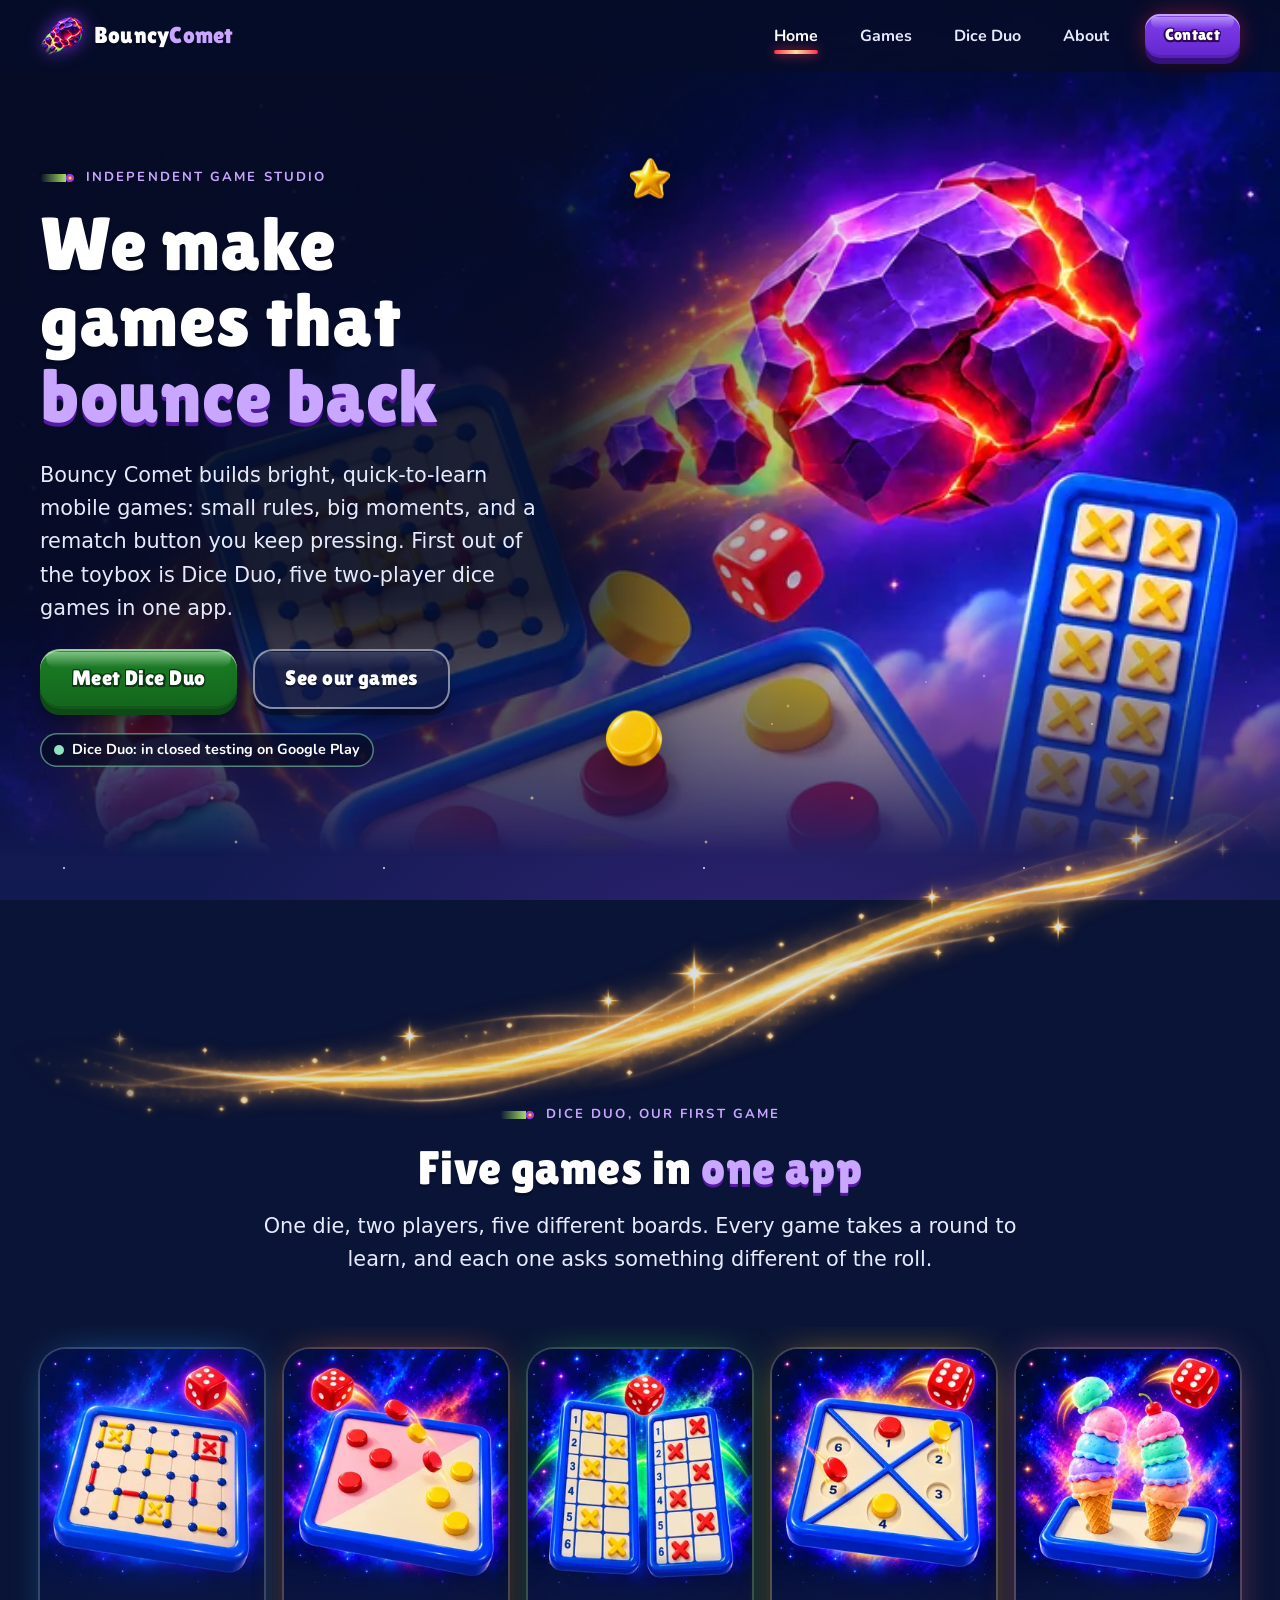
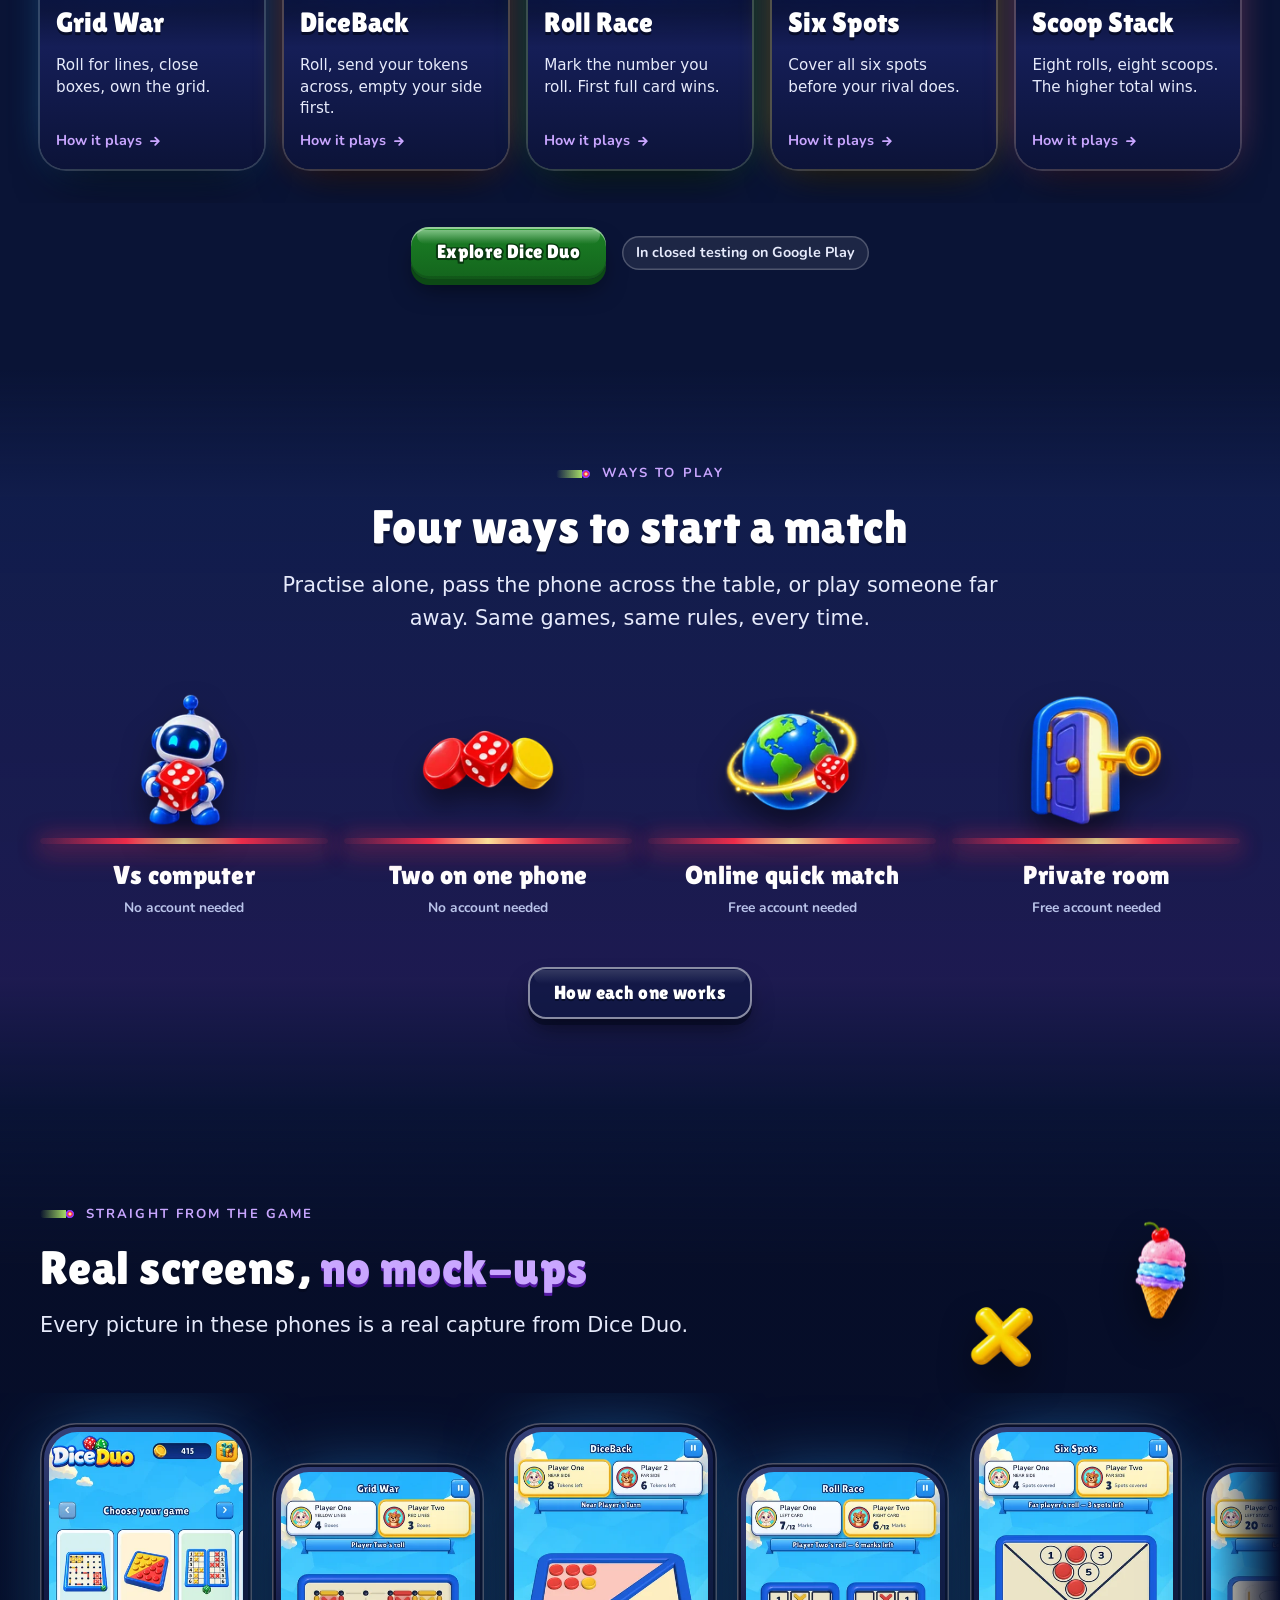
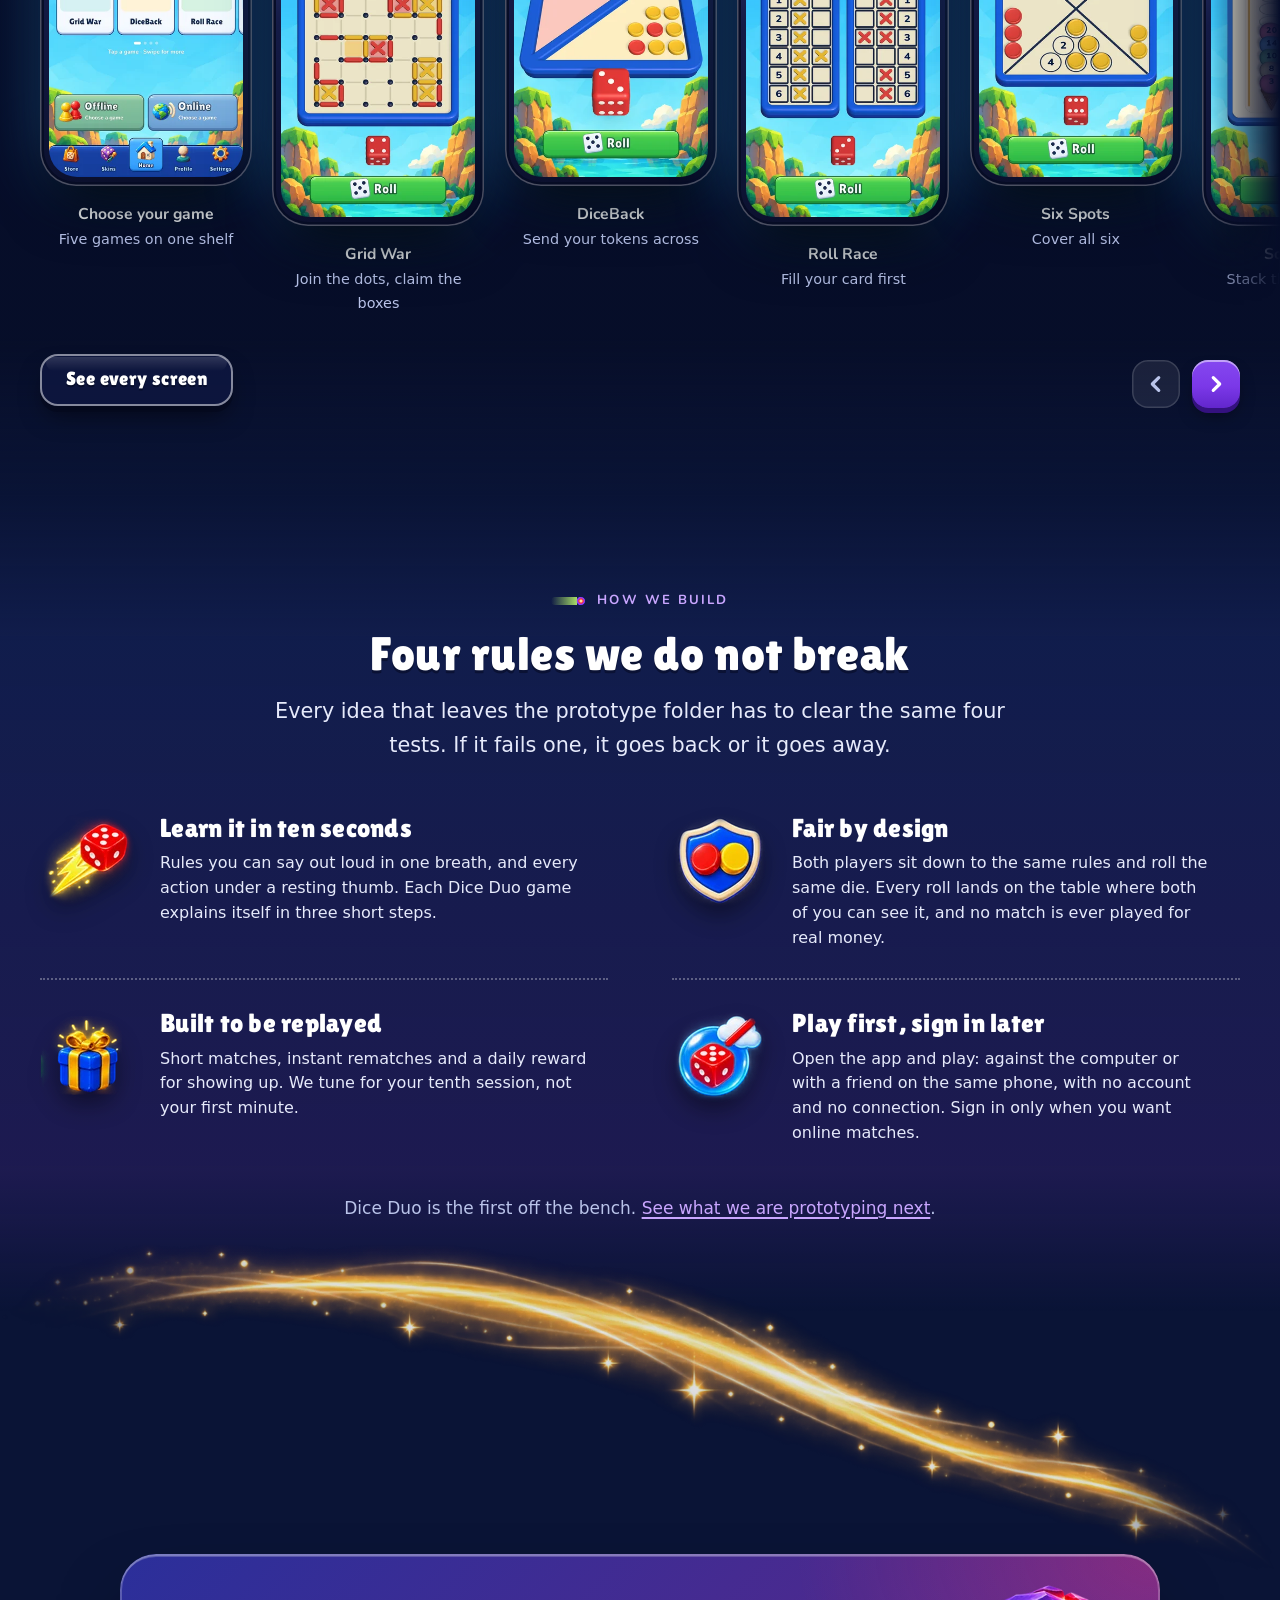
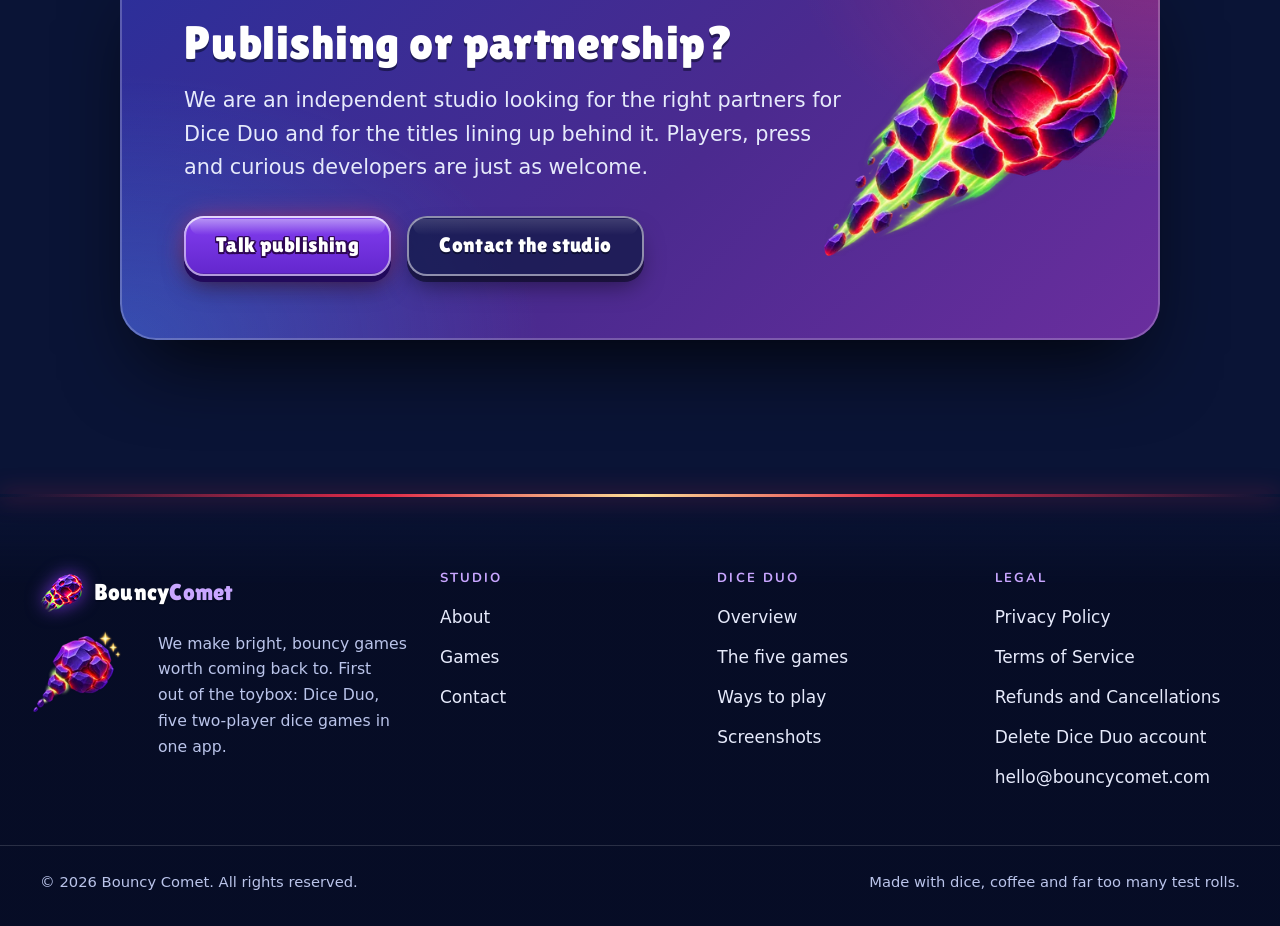
<file: index.html>
<!DOCTYPE html>
<html lang="en">
<head>
  <meta charset="utf-8">
  <meta name="viewport" content="width=device-width, initial-scale=1">
  <title>Bouncy Comet | Independent Mobile Game Studio, Makers of Dice Duo</title>
  <meta name="description" content="Bouncy Comet is an independent mobile game studio. First title: Dice Duo, five two-player dice games in one Android app.">
  <link rel="canonical" href="https://bouncycomet.com/">
  <meta name="theme-color" content="#0A1436">
  <meta property="og:type" content="website">
  <meta property="og:site_name" content="Bouncy Comet">
  <meta property="og:title" content="Bouncy Comet | Independent Mobile Game Studio, Makers of Dice Duo">
  <meta property="og:description" content="Bouncy Comet is an independent mobile game studio. First title: Dice Duo, five two-player dice games in one Android app.">
  <meta property="og:url" content="https://bouncycomet.com/">
  <meta property="og:image" content="https://bouncycomet.com/assets/img/og-image.jpg?v=16e1dc48">
  <meta property="og:image:width" content="1200">
  <meta property="og:image:height" content="630">
  <meta property="og:image:alt" content="Bouncy Comet, an independent mobile game studio.">
  <meta name="twitter:card" content="summary_large_image">
  <meta name="twitter:title" content="Bouncy Comet | Independent Mobile Game Studio, Makers of Dice Duo">
  <meta name="twitter:description" content="Bouncy Comet is an independent mobile game studio. First title: Dice Duo, five two-player dice games in one Android app.">
  <meta name="twitter:image" content="https://bouncycomet.com/assets/img/og-image.jpg?v=16e1dc48">
  <meta name="twitter:image:alt" content="Bouncy Comet, an independent mobile game studio.">
  <link rel="icon" href="assets/icons/favicon.ico?v=2050a3d2" sizes="any">
  <link rel="icon" href="assets/icons/favicon-32.png?v=d00324c3" type="image/png" sizes="32x32">
  <link rel="apple-touch-icon" href="assets/icons/apple-touch-icon.png?v=4e0e32cf">
  <link rel="manifest" href="site.webmanifest?v=643073f1">
  <link rel="preload" href="assets/fonts/LilitaOne-Regular.woff" as="font" type="font/woff" crossorigin>
  <link rel="preload" href="assets/fonts/Nunito-Bold.woff" as="font" type="font/woff" crossorigin>
  <!-- Set before first paint so .reveal blocks and the mobile menu are only hidden when JS can show them;
       taken away again if js/main.js never arrives. -->
  <script>document.documentElement.classList.add('js');addEventListener('load',function(){window.__bc||document.documentElement.classList.remove('js')});</script>
  <link rel="stylesheet" href="css/style.css?v=34b49416">
</head>
<body>

<a class="skip" href="#main">Skip to content</a>
<header class="site-header" id="siteHeader">
  <nav class="wrap nav" aria-label="Main">
    <a class="nav__logo" href="index.html" aria-label="Bouncy Comet - home">
      <img class="nav__logo-mark" src="assets/icons/logo-mark.png?v=7af52c43" srcset="assets/icons/logo-mark.png?v=7af52c43 1x, assets/icons/logo-mark@2x.png?v=5d838990 2x, assets/icons/logo-mark@3x.png?v=66e2e5da 3x" width="44" height="44" alt="">
      <span class="nav__logo-text">Bouncy<span>Comet</span></span>
    </a>
    <button class="nav__burger" id="navBurger" type="button" aria-expanded="false" aria-controls="navLinks" aria-label="Open menu">
      <span></span><span></span><span></span>
    </button>
    <div class="nav__links" id="navLinks">
      <a class="nav__link is-active" href="index.html" aria-current="page">Home</a>
      <a class="nav__link" href="games.html">Games</a>
      <a class="nav__link" href="diceback.html">Dice Duo</a>
      <a class="nav__link" href="about.html">About</a>
      <a class="nav__cta btn btn--comet btn--sm" href="contact.html">Contact</a>
    </div>
  </nav>
</header>

<main id="main">
  <!-- ===================================================================
       1. HERO - from 1024px the headline sits on the calm left side of the hero art;
          below that the words come first and the phone picture follows as its own block
          (css/style.css, section 10)
       =================================================================== -->
  <section class="hero">
    <picture class="backdrop">
      <source media="(max-width: 1023px)" type="image/webp" srcset="assets/art/hero-phone-720.webp?v=27e9a743 720w, assets/art/hero-phone-1080.webp?v=a951fc10 1080w" sizes="(max-width: 640px) 100vw, 620px" width="1080" height="1620">
      <source media="(max-width: 1023px)" srcset="assets/art/hero-phone-720.jpg?v=f677b780 720w, assets/art/hero-phone-1080.jpg?v=22f061ba 1080w" sizes="(max-width: 640px) 100vw, 620px" width="1080" height="1620">
      <source type="image/webp" srcset="assets/art/hero-desktop-1280.webp?v=0022393a 1280w, assets/art/hero-desktop-1920.webp?v=0063237d 1920w" sizes="100vw" width="1920" height="1080">
      <img src="assets/art/hero-desktop-1280.jpg?v=7d7a0c0a" srcset="assets/art/hero-desktop-1280.jpg?v=7d7a0c0a 1280w, assets/art/hero-desktop-1920.jpg?v=acbcf592 1920w" sizes="100vw" width="1920" height="1080" alt="The five Dice Duo games bursting out of the night sky on swirls of light: boards, tokens, ice-cream cones and red dice, led by Comet, a purple rock comet with glowing red cracks." loading="eager" fetchpriority="high">
    </picture>
    <div class="hero__shade"></div>
    <!-- Two small loose toys on the edge of the calm side: never above 16%, never on the words. -->
    <div class="floaters" aria-hidden="true">
      <picture class="floater floater--wide" style="--size:64px; left:47%; bottom:10%; --depth:-.35; --tilt:8deg; --bob:8.5s; --delay:-2s"><source type="image/webp" srcset="assets/art/toy-token-yellow.webp?v=2189850f 1x, assets/art/toy-token-yellow@2x.webp?v=341486fc 2x"><img src="assets/art/toy-token-yellow.png?v=38c78e96" width="160" height="160" alt="" loading="lazy"></picture>
      <picture class="floater floater--wide" style="--size:46px; left:49%; top:18%; --depth:.8; --bob:5.5s; --delay:-1s"><source type="image/webp" srcset="assets/art/toy-star.webp?v=210b7ae7 1x, assets/art/toy-star@2x.webp?v=ae93a521 2x"><img src="assets/art/toy-star.png?v=64d28e29" width="160" height="160" alt="" loading="lazy"></picture>
    </div>
    <div class="wrap hero__inner">
      <div class="hero__copy">
        <p class="eyebrow">Independent game studio</p>
        <h1 class="h1 balance">We make games that <span class="pop">bounce back</span></h1>
        <p class="lead">Bouncy Comet builds bright, quick-to-learn mobile games<span class="hide-sm">: small rules, big moments, and a rematch button you keep pressing</span>. First out of the toybox is Dice Duo, five two-player dice games in one app.</p>
        <div class="btn-row">
          <a class="btn btn--primary btn--lg" href="diceback.html">Meet Dice Duo</a>
          <a class="btn btn--ghost btn--lg" href="games.html">See our games</a>
        </div>
        <!-- data-launch: both versions of a line are written here; js/main.js (LAUNCH SWITCH, top of the file) shows one. -->
        <p><span class="status" data-launch="soon">Dice Duo: in closed testing on Google Play</span><span class="status" data-launch="live" hidden>Dice Duo is out now on Google Play</span></p>
      </div>
    </div>
  </section>

  <div class="trail" aria-hidden="true"><picture><source type="image/webp" srcset="assets/art/trail-divider-600.webp?v=a92bcd1f 600w, assets/art/trail-divider-1200.webp?v=68a7f754 1200w, assets/art/trail-divider-2400.webp?v=70c3a5f7 2400w" sizes="(max-width: 1280px) 100vw, 1280px"><img src="assets/art/trail-divider.png?v=36e8bb78" width="1200" height="400" alt="" loading="lazy"></picture></div>

  <!-- ===================================================================
       2. FIVE GAMES IN ONE APP
       =================================================================== -->
  <section class="section" id="games">
    <div class="wrap">
      <div class="section__head section__head--center reveal">
        <p class="eyebrow">Dice Duo, our first game</p>
        <h2 class="h2 balance">Five games in <span class="pop">one app</span></h2>
        <p class="lead">One die, two players, five different boards. Every game takes a round to learn, and each one asks something different of the roll.</p>
      </div>

      <div class="rail reveal" data-label="games">
        <div class="rail__track" role="group" aria-label="The five games in Dice Duo">
          <a class="gcard gcard--grid-war" href="diceback.html#grid-war">
            <span class="gcard__art">
              <picture><source type="image/webp" srcset="assets/art/game-grid-war-300.webp?v=94c43405 300w, assets/art/game-grid-war-480.webp?v=95213a60 480w, assets/art/game-grid-war-768.webp?v=54b06141 768w" sizes="(max-width: 1100px) 60vw, 230px"><img src="assets/art/game-grid-war-300.jpg?v=d8c0dc1c" srcset="assets/art/game-grid-war-300.jpg?v=d8c0dc1c 300w, assets/art/game-grid-war-480.jpg?v=fe23c1c7 480w, assets/art/game-grid-war-768.jpg?v=d6d96f4a 768w" sizes="(max-width: 1100px) 60vw, 230px" width="768" height="1024" alt="" loading="lazy"></picture>
              <span class="gcard__name">Grid War</span>
            </span>
            <span class="gcard__body">
              <span class="gcard__pitch">Roll for lines, close boxes, own the grid.</span>
              <span class="gcard__go">How it plays <svg class="arrow" viewBox="0 0 24 24" aria-hidden="true" focusable="false"><path d="M5 12h13M12 6l6 6-6 6" fill="none" stroke="currentColor" stroke-width="3" stroke-linecap="round" stroke-linejoin="round"/></svg></span>
            </span>
          </a>
          <a class="gcard gcard--diceback" href="diceback.html#diceback">
            <span class="gcard__art">
              <picture><source type="image/webp" srcset="assets/art/game-diceback-300.webp?v=6148b446 300w, assets/art/game-diceback-480.webp?v=c2e4b069 480w, assets/art/game-diceback-768.webp?v=612faff2 768w" sizes="(max-width: 1100px) 60vw, 230px"><img src="assets/art/game-diceback-300.jpg?v=5b0358f3" srcset="assets/art/game-diceback-300.jpg?v=5b0358f3 300w, assets/art/game-diceback-480.jpg?v=91a58598 480w, assets/art/game-diceback-768.jpg?v=ae500512 768w" sizes="(max-width: 1100px) 60vw, 230px" width="768" height="1024" alt="" loading="lazy"></picture>
              <span class="gcard__name">DiceBack</span>
            </span>
            <span class="gcard__body">
              <span class="gcard__pitch">Roll, send your tokens across, empty your side first.</span>
              <span class="gcard__go">How it plays <svg class="arrow" viewBox="0 0 24 24" aria-hidden="true" focusable="false"><path d="M5 12h13M12 6l6 6-6 6" fill="none" stroke="currentColor" stroke-width="3" stroke-linecap="round" stroke-linejoin="round"/></svg></span>
            </span>
          </a>
          <a class="gcard gcard--roll-race" href="diceback.html#roll-race">
            <span class="gcard__art">
              <picture><source type="image/webp" srcset="assets/art/game-roll-race-300.webp?v=27f1a767 300w, assets/art/game-roll-race-480.webp?v=9b030f7b 480w, assets/art/game-roll-race-768.webp?v=6f22f0f5 768w" sizes="(max-width: 1100px) 60vw, 230px"><img src="assets/art/game-roll-race-300.jpg?v=97a10777" srcset="assets/art/game-roll-race-300.jpg?v=97a10777 300w, assets/art/game-roll-race-480.jpg?v=e8000dd3 480w, assets/art/game-roll-race-768.jpg?v=0e80acf4 768w" sizes="(max-width: 1100px) 60vw, 230px" width="768" height="1024" alt="" loading="lazy"></picture>
              <span class="gcard__name">Roll Race</span>
            </span>
            <span class="gcard__body">
              <span class="gcard__pitch">Mark the number you roll. First full card wins.</span>
              <span class="gcard__go">How it plays <svg class="arrow" viewBox="0 0 24 24" aria-hidden="true" focusable="false"><path d="M5 12h13M12 6l6 6-6 6" fill="none" stroke="currentColor" stroke-width="3" stroke-linecap="round" stroke-linejoin="round"/></svg></span>
            </span>
          </a>
          <a class="gcard gcard--six-spots" href="diceback.html#six-spots">
            <span class="gcard__art">
              <picture><source type="image/webp" srcset="assets/art/game-six-spots-300.webp?v=7e190232 300w, assets/art/game-six-spots-480.webp?v=5fa597e7 480w, assets/art/game-six-spots-768.webp?v=af1bbf0e 768w" sizes="(max-width: 1100px) 60vw, 230px"><img src="assets/art/game-six-spots-300.jpg?v=12736010" srcset="assets/art/game-six-spots-300.jpg?v=12736010 300w, assets/art/game-six-spots-480.jpg?v=c71b2f41 480w, assets/art/game-six-spots-768.jpg?v=78630b20 768w" sizes="(max-width: 1100px) 60vw, 230px" width="768" height="1024" alt="" loading="lazy"></picture>
              <span class="gcard__name">Six Spots</span>
            </span>
            <span class="gcard__body">
              <span class="gcard__pitch">Cover all six spots before your rival does.</span>
              <span class="gcard__go">How it plays <svg class="arrow" viewBox="0 0 24 24" aria-hidden="true" focusable="false"><path d="M5 12h13M12 6l6 6-6 6" fill="none" stroke="currentColor" stroke-width="3" stroke-linecap="round" stroke-linejoin="round"/></svg></span>
            </span>
          </a>
          <a class="gcard gcard--scoop-stack" href="diceback.html#scoop-stack">
            <span class="gcard__art">
              <picture><source type="image/webp" srcset="assets/art/game-scoop-stack-300.webp?v=06049c68 300w, assets/art/game-scoop-stack-480.webp?v=48f1059b 480w, assets/art/game-scoop-stack-768.webp?v=793428b0 768w" sizes="(max-width: 1100px) 60vw, 230px"><img src="assets/art/game-scoop-stack-300.jpg?v=73ecd7c0" srcset="assets/art/game-scoop-stack-300.jpg?v=73ecd7c0 300w, assets/art/game-scoop-stack-480.jpg?v=2bd0a2c6 480w, assets/art/game-scoop-stack-768.jpg?v=30b3ed75 768w" sizes="(max-width: 1100px) 60vw, 230px" width="768" height="1024" alt="" loading="lazy"></picture>
              <span class="gcard__name">Scoop Stack</span>
            </span>
            <span class="gcard__body">
              <span class="gcard__pitch">Eight rolls, eight scoops. The higher total wins.</span>
              <span class="gcard__go">How it plays <svg class="arrow" viewBox="0 0 24 24" aria-hidden="true" focusable="false"><path d="M5 12h13M12 6l6 6-6 6" fill="none" stroke="currentColor" stroke-width="3" stroke-linecap="round" stroke-linejoin="round"/></svg></span>
            </span>
          </a>
        </div>
      </div>

      <div class="btn-row btn-row--center mt-5 reveal">
        <a class="btn btn--primary" href="diceback.html">Explore Dice Duo</a>
        <span class="pill" data-launch="soon">In closed testing on Google Play</span>
        <a class="btn btn--ghost" href="https://play.google.com/store/apps/details?id=com.bouncycomet.diceduo" data-launch="live" hidden>Get it on Google Play</a>
      </div>
    </div>
  </section>

  <!-- ===================================================================
       3. WAYS TO PLAY - four toys on a shelf; the cards with the details are on diceback.html#modes
       =================================================================== -->
  <section class="section section--tint" id="ways-to-play">
    <div class="wrap">
      <div class="section__head section__head--center reveal">
        <p class="eyebrow">Ways to play</p>
        <h2 class="h2 balance">Four ways to start a match</h2>
        <p class="lead">Practise alone, pass the phone across the table, or play someone far away. Same games, same rules, every time.</p>
      </div>

      <ul class="shelf reveal">
        <li class="shelf__item">
          <picture class="shelf__art"><source type="image/webp" srcset="assets/art/mode-computer.webp?v=0b3035df 1x, assets/art/mode-computer@2x.webp?v=5a42a2c3 2x"><img src="assets/art/mode-computer.png?v=dcb52613" width="168" height="168" alt="" loading="lazy"></picture>
          <h3 class="h3">Vs computer</h3>
          <p class="mode__note">No account needed</p>
        </li>
        <li class="shelf__item">
          <picture class="shelf__art"><source type="image/webp" srcset="assets/art/mode-same-phone.webp?v=5d5d3c56 1x, assets/art/mode-same-phone@2x.webp?v=0195aac9 2x"><img src="assets/art/mode-same-phone.png?v=e558ecff" width="168" height="168" alt="" loading="lazy"></picture>
          <h3 class="h3">Two on one phone</h3>
          <p class="mode__note">No account needed</p>
        </li>
        <li class="shelf__item">
          <picture class="shelf__art"><source type="image/webp" srcset="assets/art/mode-online.webp?v=94144bb4 1x, assets/art/mode-online@2x.webp?v=0db0cc8e 2x"><img src="assets/art/mode-online.png?v=276d7daa" width="168" height="168" alt="" loading="lazy"></picture>
          <h3 class="h3">Online quick match</h3>
          <p class="mode__note">Free account needed</p>
        </li>
        <li class="shelf__item">
          <picture class="shelf__art"><source type="image/webp" srcset="assets/art/mode-private-room.webp?v=b621b866 1x, assets/art/mode-private-room@2x.webp?v=d5f3425d 2x"><img src="assets/art/mode-private-room.png?v=438fbc78" width="168" height="168" alt="" loading="lazy"></picture>
          <h3 class="h3">Private room</h3>
          <p class="mode__note">Free account needed</p>
        </li>
      </ul>

      <div class="btn-row btn-row--center mt-7 reveal">
        <a class="btn btn--ghost" href="diceback.html#modes">How each one works</a>
      </div>
    </div>
  </section>

  <!-- ===================================================================
       4. SHOWCASE - real screenshots in CSS phone frames
       =================================================================== -->
  <section class="section section--dark" id="showcase">
    <div class="floaters" aria-hidden="true">
      <picture class="floater floater--wide" style="--size:110px; right:5%; top:9%; --depth:.5; --tilt:10deg; --bob:8s"><source type="image/webp" srcset="assets/art/toy-cone.webp?v=f39dc585 1x, assets/art/toy-cone@2x.webp?v=3998e43e 2x"><img src="assets/art/toy-cone.png?v=923b28d3" width="160" height="160" alt="" loading="lazy"></picture>
      <picture class="floater floater--wide" style="--size:70px; right:19%; top:21%; --depth:-.4; --tilt:-8deg; --bob:6.5s; --delay:-3s"><source type="image/webp" srcset="assets/art/toy-x-yellow.webp?v=a1968476 1x, assets/art/toy-x-yellow@2x.webp?v=34432475 2x"><img src="assets/art/toy-x-yellow.png?v=2541a63e" width="160" height="160" alt="" loading="lazy"></picture>
    </div>
    <div class="wrap">
      <div class="section__head reveal">
        <p class="eyebrow">Straight from the game</p>
        <h2 class="h2 balance">Real screens, <span class="pop">no mock-ups</span></h2>
        <p class="lead">Every picture in these phones is a real capture from Dice Duo.</p>
      </div>

      <div class="rail showcase reveal" data-label="screenshots">
        <div class="rail__track" role="group" aria-label="Screens from Dice Duo">
          <figure class="showcase__item">
            <div class="phone"><picture><source type="image/webp" srcset="assets/shots/home.webp?v=e1c0ebad 1x, assets/shots/home@2x.webp?v=270e08db 2x"><img src="assets/shots/home.jpg?v=33d70ccd" width="360" height="640" alt="Dice Duo home screen: a shelf of game cards showing Grid War, DiceBack and Roll Race, with Offline and Online buttons below." loading="lazy"></picture></div>
            <figcaption class="showcase__cap">Choose your game <span>Five games on one shelf</span></figcaption>
          </figure>
          <figure class="showcase__item">
            <div class="phone"><picture><source type="image/webp" srcset="assets/shots/grid-war.webp?v=97f2fcff 1x, assets/shots/grid-war@2x.webp?v=1199dca9 2x"><img src="assets/shots/grid-war.jpg?v=d77f765e" width="360" height="640" alt="Grid War mid-match: yellow and red lines between dots, several boxes marked with an X, a red die and the green Roll button." loading="lazy"></picture></div>
            <figcaption class="showcase__cap">Grid War <span>Join the dots, claim the boxes</span></figcaption>
          </figure>
          <figure class="showcase__item">
            <div class="phone"><picture><source type="image/webp" srcset="assets/shots/diceback.webp?v=9a8582ea 1x, assets/shots/diceback@2x.webp?v=3e035036 2x"><img src="assets/shots/diceback.jpg?v=fed5bffd" width="360" height="640" alt="DiceBack mid-match: a blue tray split diagonally, with red and yellow tokens on both sides and a red die below." loading="lazy"></picture></div>
            <figcaption class="showcase__cap">DiceBack <span>Send your tokens across</span></figcaption>
          </figure>
          <figure class="showcase__item">
            <div class="phone"><picture><source type="image/webp" srcset="assets/shots/roll-race.webp?v=741390eb 1x, assets/shots/roll-race@2x.webp?v=cb803185 2x"><img src="assets/shots/roll-race.jpg?v=f48d5cee" width="360" height="640" alt="Roll Race mid-match: two cards with rows 1 to 6, yellow X marks on the left card and red X marks on the right." loading="lazy"></picture></div>
            <figcaption class="showcase__cap">Roll Race <span>Fill your card first</span></figcaption>
          </figure>
          <figure class="showcase__item">
            <div class="phone"><picture><source type="image/webp" srcset="assets/shots/six-spots.webp?v=ec20e0be 1x, assets/shots/six-spots@2x.webp?v=aa33962f 2x"><img src="assets/shots/six-spots.jpg?v=d83d96a7" width="360" height="640" alt="Six Spots mid-match: a board divided by a big X, with red and yellow tokens covering numbered spots." loading="lazy"></picture></div>
            <figcaption class="showcase__cap">Six Spots <span>Cover all six</span></figcaption>
          </figure>
          <figure class="showcase__item">
            <div class="phone"><picture><source type="image/webp" srcset="assets/shots/scoop-stack.webp?v=24c564f5 1x, assets/shots/scoop-stack@2x.webp?v=a52612af 2x"><img src="assets/shots/scoop-stack.jpg?v=1e13535b" width="360" height="640" alt="Scoop Stack mid-match: two ice-cream cones with numbered scoops stacking up, the totals at 20 and 19." loading="lazy"></picture></div>
            <figcaption class="showcase__cap">Scoop Stack <span>Stack the highest total</span></figcaption>
          </figure>
        </div>
      </div>

      <div class="btn-row mt-4 reveal">
        <a class="btn btn--ghost" href="diceback.html#screens">See every screen</a>
      </div>
    </div>
  </section>

  <!-- ===================================================================
       5. HOW WE BUILD - four rules, no boxes
       =================================================================== -->
  <section class="section section--tint" id="how-we-build">
    <div class="wrap">
      <div class="section__head section__head--center reveal">
        <p class="eyebrow">How we build</p>
        <h2 class="h2 balance">Four rules we do not break</h2>
        <p class="lead">Every idea that leaves the prototype folder has to clear the same four tests. If it fails one, it goes back or it goes away.</p>
      </div>

      <div class="features features--plain reveal">
        <article class="feature">
          <picture class="feature__icon"><source type="image/webp" srcset="assets/art/feature-fast-matches.webp?v=e5ac977a 1x, assets/art/feature-fast-matches@2x.webp?v=2c5c917e 2x"><img src="assets/art/feature-fast-matches.png?v=e150cef2" width="96" height="96" alt="" loading="lazy"></picture>
          <div>
            <h3 class="h3">Learn it in ten seconds</h3>
            <p>Rules you can say out loud in one breath, and every action under a resting thumb. Each Dice Duo game explains itself in three short steps.</p>
          </div>
        </article>
        <article class="feature">
          <picture class="feature__icon"><source type="image/webp" srcset="assets/art/feature-fair-play.webp?v=170fa4d6 1x, assets/art/feature-fair-play@2x.webp?v=c209449e 2x"><img src="assets/art/feature-fair-play.png?v=46a0297c" width="96" height="96" alt="" loading="lazy"></picture>
          <div>
            <h3 class="h3">Fair by design</h3>
            <p>Both players sit down to the same rules and roll the same die. Every roll lands on the table where both of you can see it, and no match is ever played for real money.</p>
          </div>
        </article>
        <article class="feature">
          <picture class="feature__icon"><source type="image/webp" srcset="assets/art/feature-daily-reward.webp?v=5da9d9a6 1x, assets/art/feature-daily-reward@2x.webp?v=e9714948 2x"><img src="assets/art/feature-daily-reward.png?v=ca1d3a77" width="96" height="96" alt="" loading="lazy"></picture>
          <div>
            <h3 class="h3">Built to be replayed</h3>
            <p>Short matches, instant rematches and a daily reward for showing up. We tune for your tenth session, not your first minute.</p>
          </div>
        </article>
        <article class="feature">
          <picture class="feature__icon"><source type="image/webp" srcset="assets/art/feature-offline.webp?v=e52ad202 1x, assets/art/feature-offline@2x.webp?v=c5f4a23e 2x"><img src="assets/art/feature-offline.png?v=82854f94" width="96" height="96" alt="" loading="lazy"></picture>
          <div>
            <h3 class="h3">Play first, sign in later</h3>
            <p>Open the app and play: against the computer or with a friend on the same phone, with no account and no connection. Sign in only when you want online matches.</p>
          </div>
        </article>
      </div>

      <p class="note mt-7 reveal">Dice Duo is the first off the bench. <a href="games.html#lab">See what we are prototyping next</a>.</p>
    </div>
  </section>

  <div class="trail trail--down" aria-hidden="true"><picture><source type="image/webp" srcset="assets/art/trail-divider-600.webp?v=a92bcd1f 600w, assets/art/trail-divider-1200.webp?v=68a7f754 1200w, assets/art/trail-divider-2400.webp?v=70c3a5f7 2400w" sizes="(max-width: 1280px) 100vw, 1280px"><img src="assets/art/trail-divider.png?v=36e8bb78" width="1200" height="400" alt="" loading="lazy"></picture></div>

  <section class="cta-band">
    <div class="wrap reveal">
      <div class="cta cta--with-art">
        <h2 class="h2 balance">Publishing or partnership?</h2>
        <p class="lead">We are an independent studio looking for the right partners for Dice Duo and for the titles lining up behind it. Players, press and curious developers are just as welcome.</p>
        <div class="btn-row">
          <a class="btn btn--comet btn--lg" href="mailto:partners@bouncycomet.com">Talk publishing</a>
          <a class="btn btn--ghost btn--lg" href="contact.html">Contact the studio</a>
        </div>
      </div>
      <picture class="cta__art"><source type="image/webp" srcset="assets/art/mascot-hero-200.webp?v=5a182c80 200w, assets/art/mascot-hero-400.webp?v=4823a43c 400w, assets/art/mascot-hero-800.webp?v=de3af2d6 800w" sizes="(max-width: 760px) 150px, (max-width: 1270px) 26vw, 330px"><img src="assets/art/mascot-hero.png?v=40ed311d" width="400" height="400" alt="Comet, the Bouncy Comet mascot: a purple rock comet with glowing red lava cracks, flying on a green-yellow trail of rock chunks" loading="lazy"></picture>
    </div>
  </section>
</main>

<footer class="site-footer">
  <div class="wrap footer__grid">
    <div class="footer__brand">
      <a class="nav__logo" href="index.html" aria-label="Bouncy Comet - home">
        <img class="nav__logo-mark" src="assets/icons/logo-mark.png?v=7af52c43" srcset="assets/icons/logo-mark.png?v=7af52c43 1x, assets/icons/logo-mark@2x.png?v=5d838990 2x, assets/icons/logo-mark@3x.png?v=66e2e5da 3x" width="44" height="44" alt="">
        <span class="nav__logo-text">Bouncy<span>Comet</span></span>
      </a>
      <picture class="footer__mascot"><source type="image/webp" srcset="assets/art/mascot-wave-sm.webp?v=4ca5598c 1x, assets/art/mascot-wave-sm@2x.webp?v=2ddb4091 2x"><img src="assets/art/mascot-wave-sm.png?v=08e10111" width="120" height="120" alt="Comet, the Bouncy Comet mascot: a purple rock comet with glowing red cracks and a sparkle of stars" loading="lazy"></picture>
      <p class="footer__tag">We make bright, bouncy games worth coming back to. First out of the toybox: Dice Duo, five two-player dice games in one app.</p>
    </div>
    <div class="footer__col">
      <h2 class="footer__head">Studio</h2>
      <ul class="footer__links">
        <li><a href="about.html">About</a></li>
        <li><a href="games.html">Games</a></li>
        <li><a href="contact.html">Contact</a></li>
      </ul>
    </div>
    <div class="footer__col">
      <h2 class="footer__head">Dice Duo</h2>
      <ul class="footer__links">
        <li><a href="diceback.html">Overview</a></li>
        <li><a href="diceback.html#how-to-play">The five games</a></li>
        <li><a href="diceback.html#modes">Ways to play</a></li>
        <li><a href="diceback.html#screens">Screenshots</a></li>
      </ul>
    </div>
    <div class="footer__col">
      <h2 class="footer__head">Legal</h2>
      <ul class="footer__links">
        <li><a href="privacy.html">Privacy Policy</a></li>
        <li><a href="terms.html">Terms of Service</a></li>
        <li><a href="refunds.html">Refunds and Cancellations</a></li>
        <li><a href="account-deletion.html">Delete Dice Duo account</a></li>
        <li><a href="mailto:hello@bouncycomet.com">hello@bouncycomet.com</a></li>
      </ul>
    </div>
  </div>
  <div class="wrap footer__bottom">
    <p>&copy; <span id="year">2026</span> Bouncy Comet. All rights reserved.</p>
    <p>Made with dice, coffee and far too many test rolls.</p>
  </div>
</footer>

<script type="application/ld+json">
{
  "@context": "https://schema.org",
  "@type": "Organization",
  "name": "Bouncy Comet",
  "url": "https://bouncycomet.com/",
  "logo": "https://bouncycomet.com/assets/icons/icon-512.png?v=2ea63758",
  "email": "hello@bouncycomet.com",
  "description": "Independent mobile game studio. First title: Dice Duo, five two-player dice games in one app.",
  "contactPoint": [
    {
      "@type": "ContactPoint",
      "contactType": "business partnerships",
      "email": "partners@bouncycomet.com"
    },
    {
      "@type": "ContactPoint",
      "contactType": "customer support",
      "email": "support@bouncycomet.com"
    }
  ]
}
</script>

<script src="js/main.js?v=83903227" defer></script>
</body>
</html>
</file>
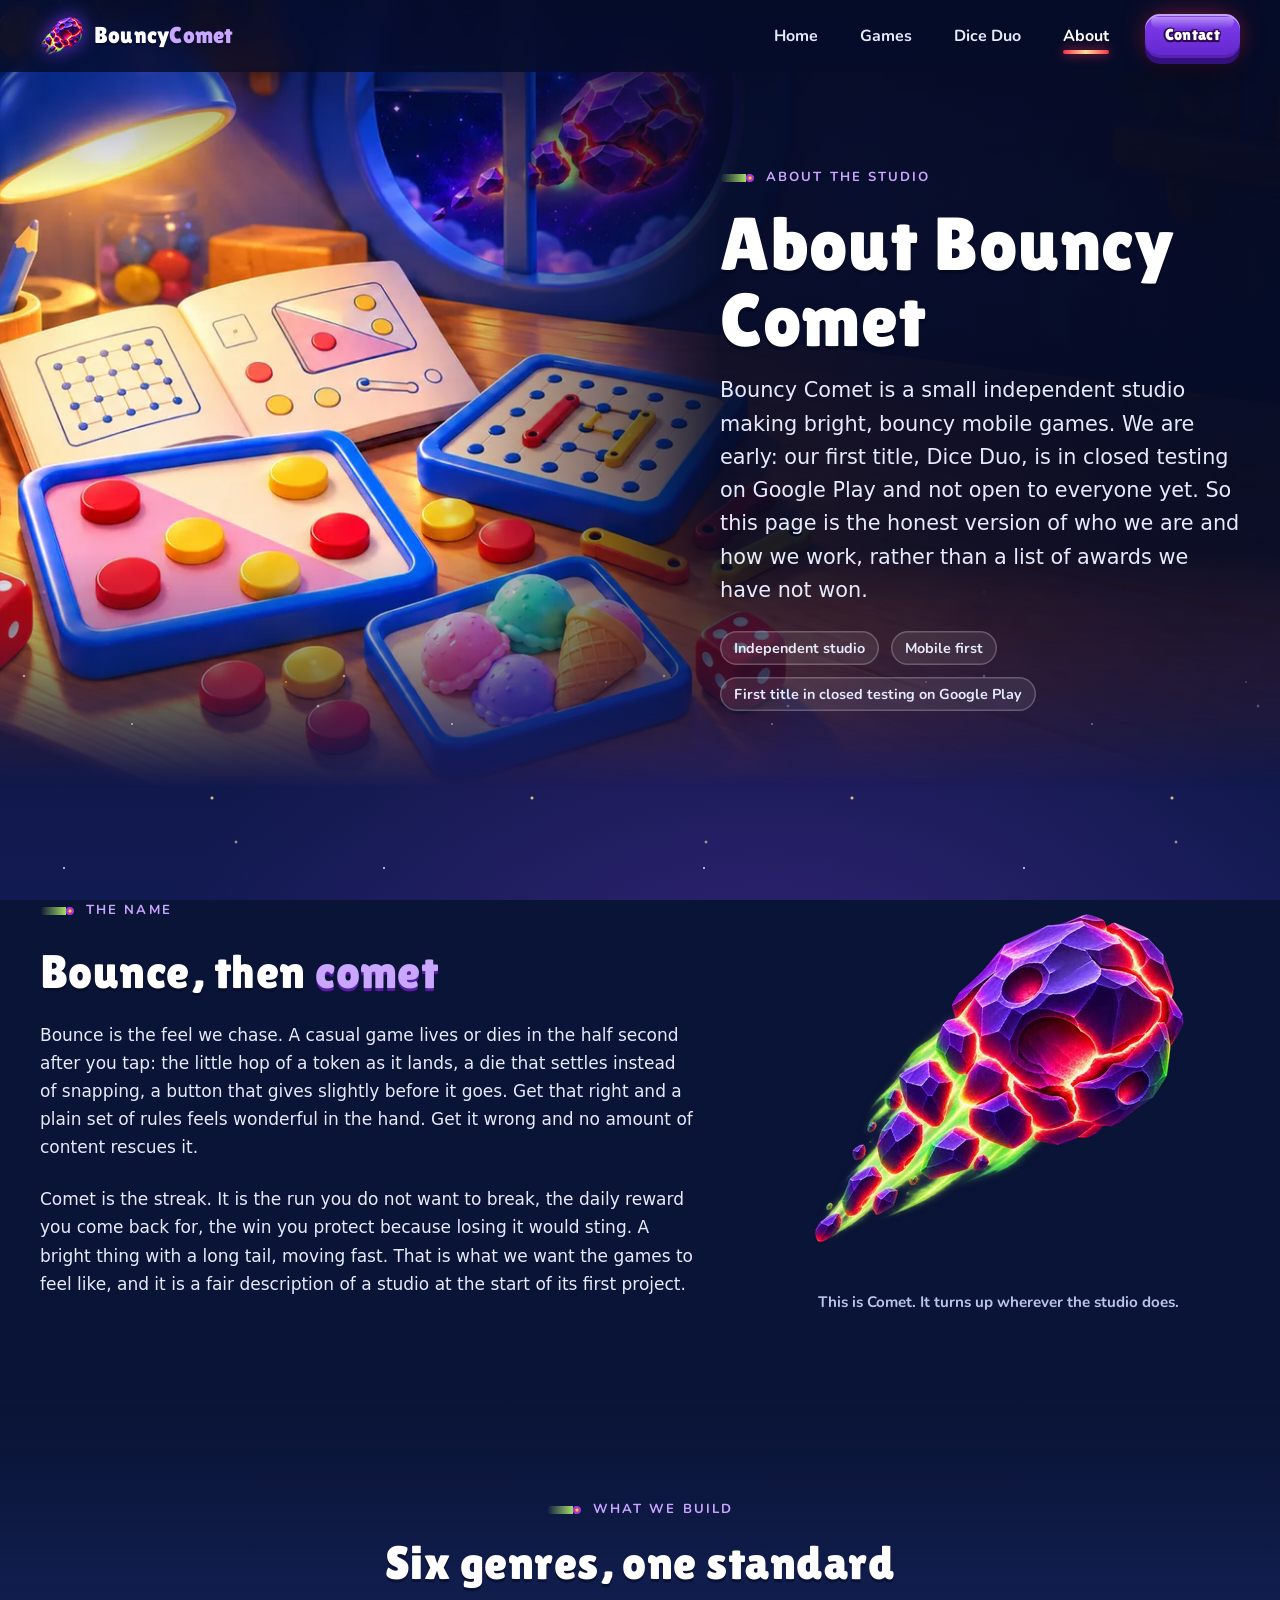
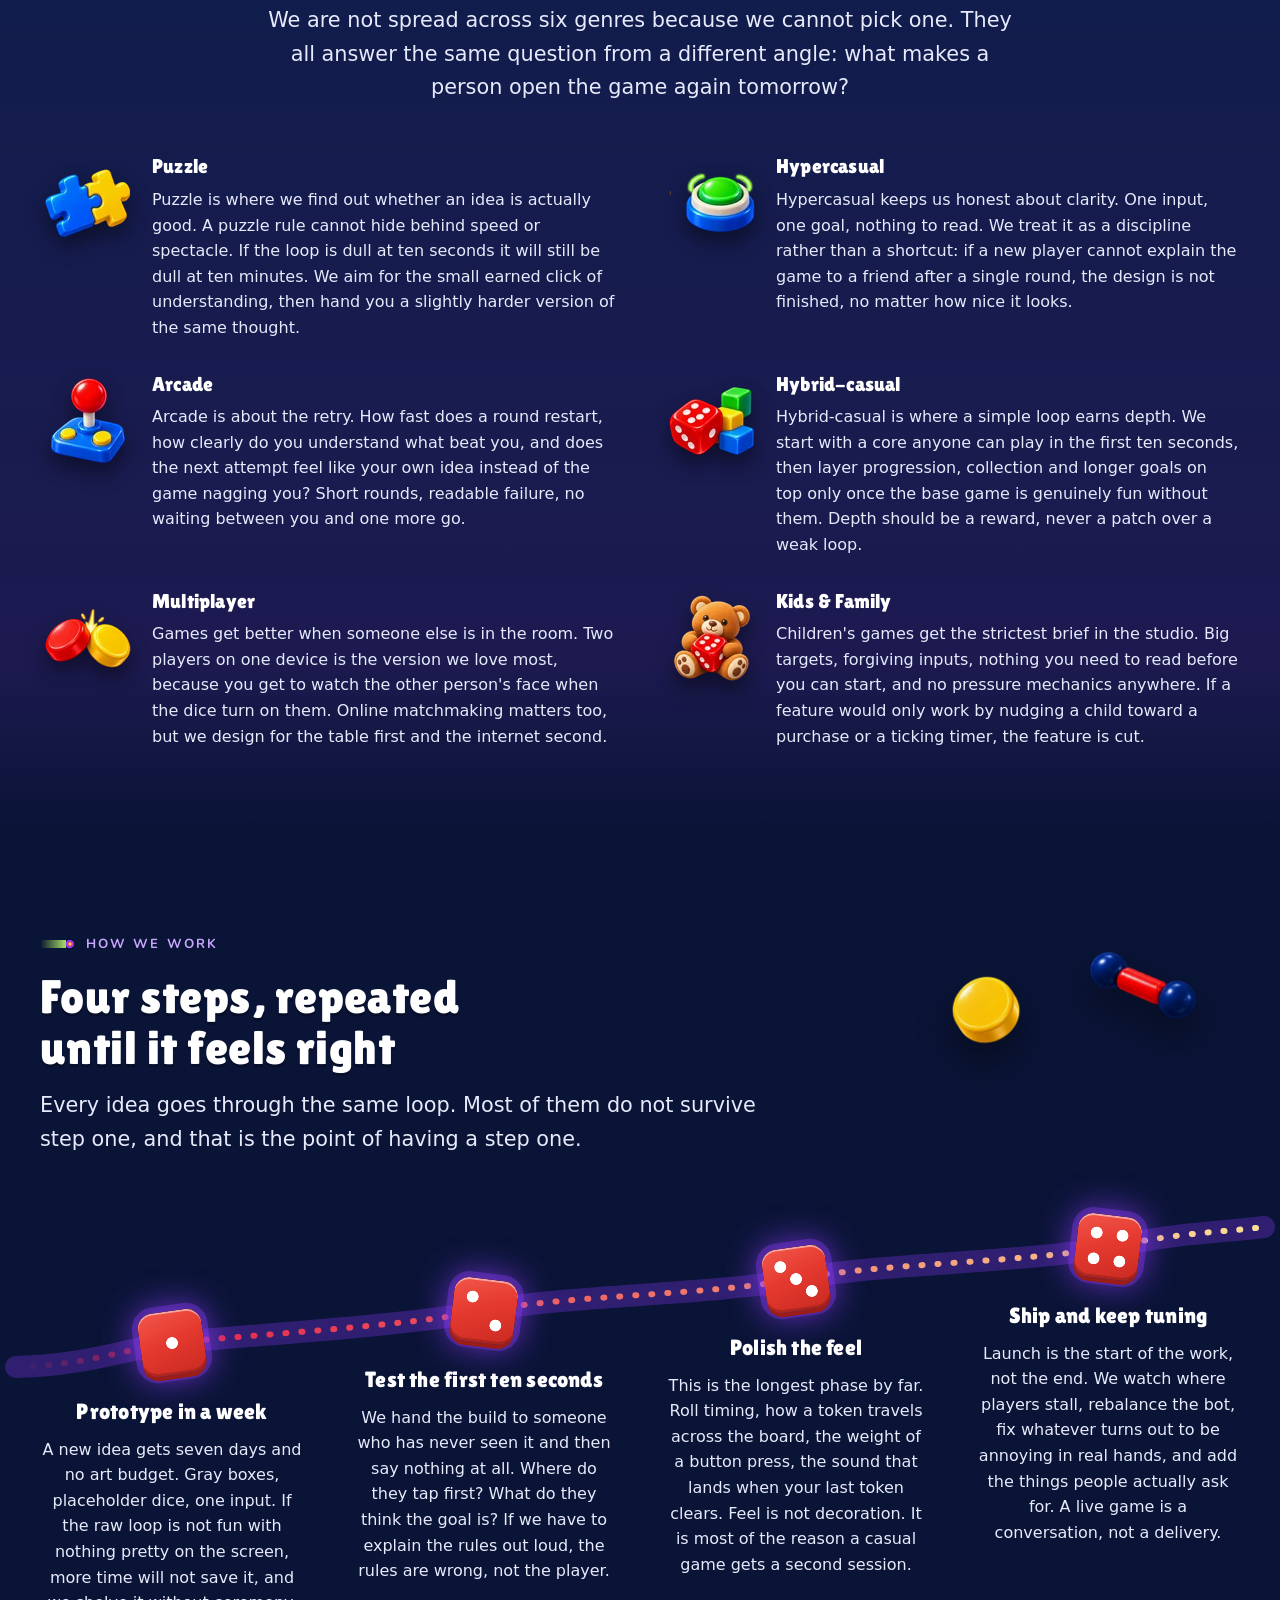
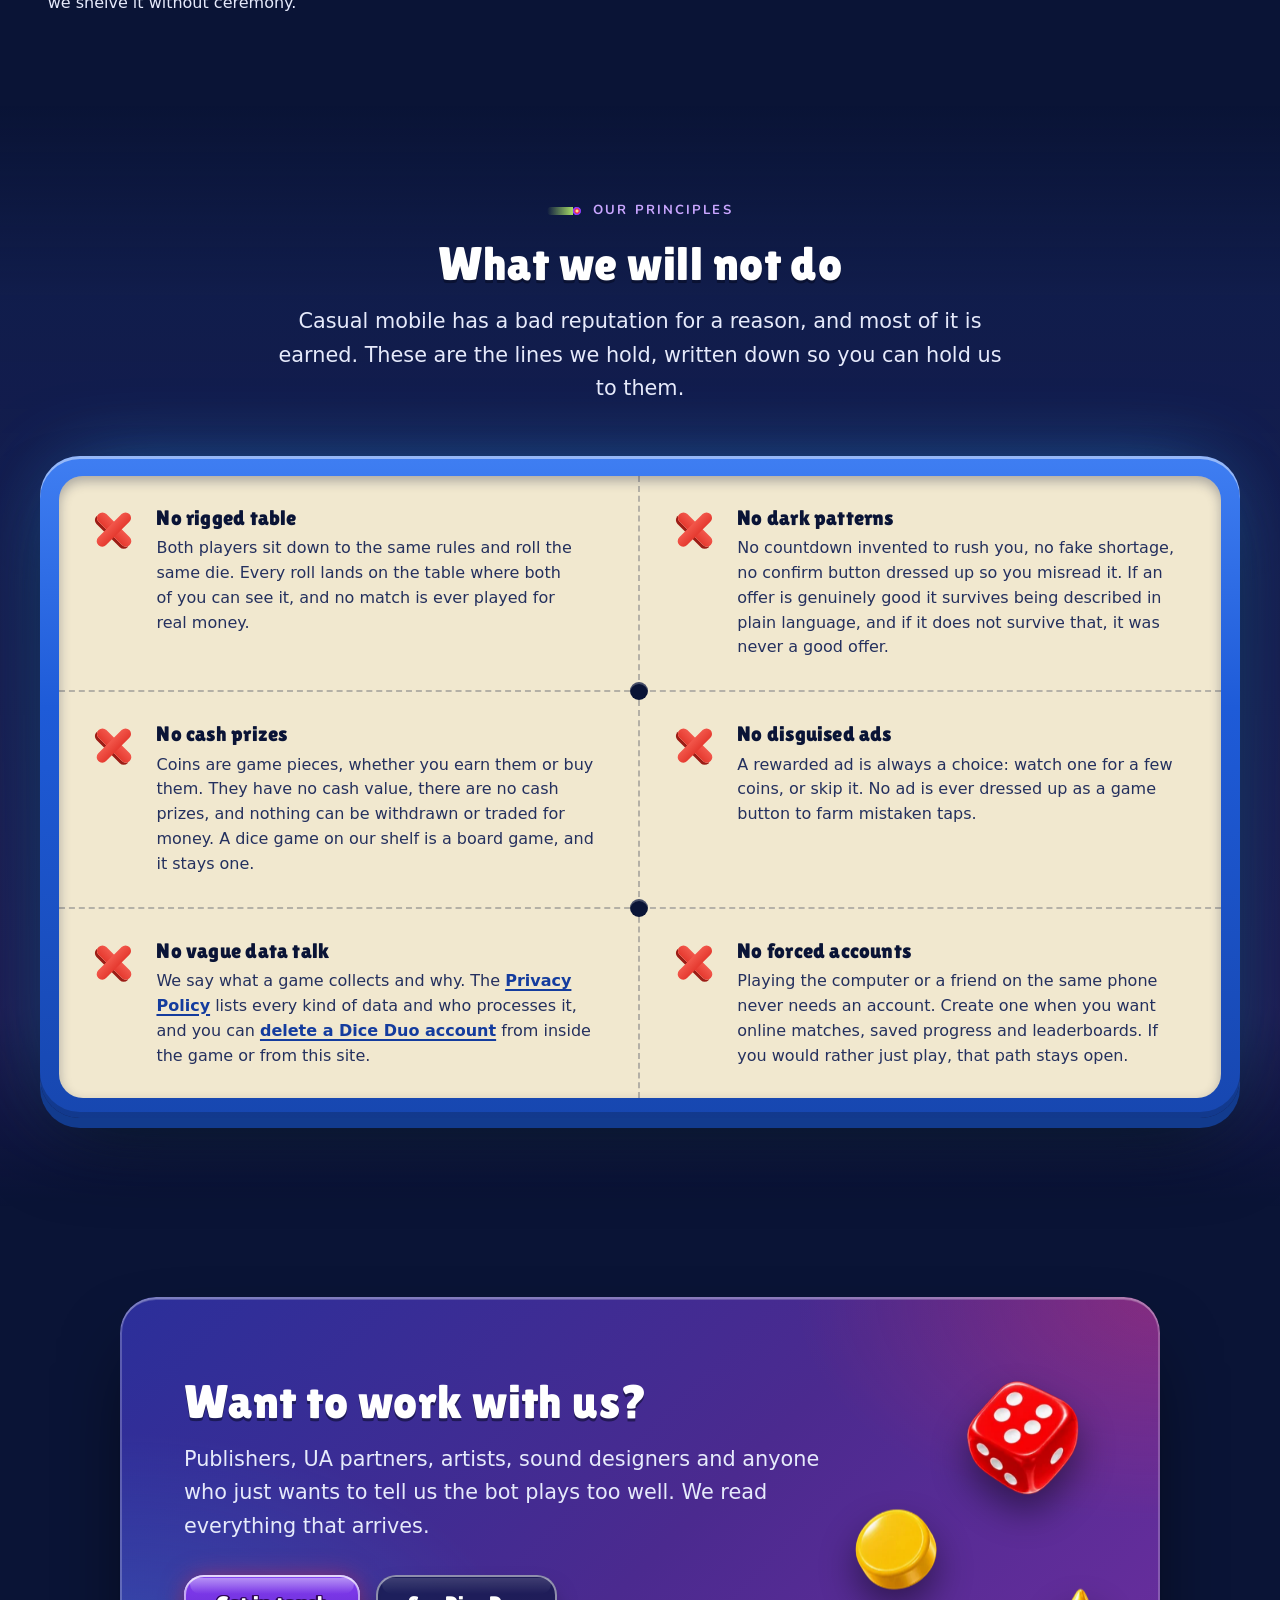
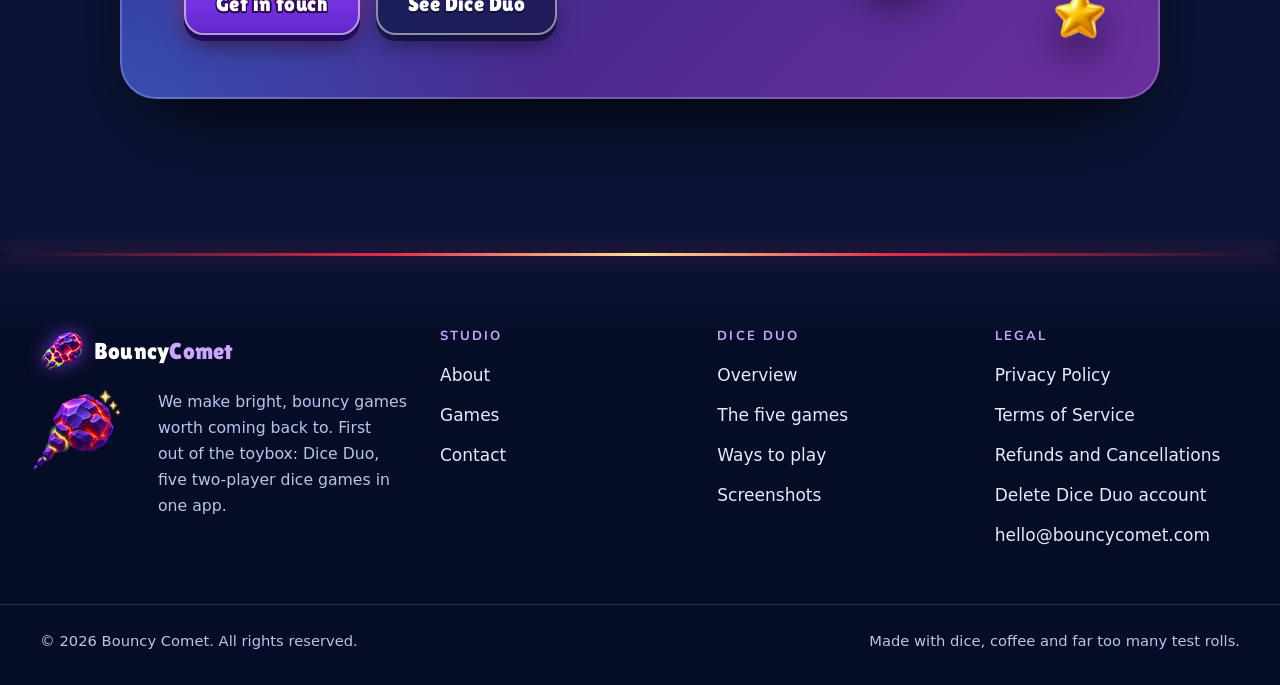
<file: about.html>
<!DOCTYPE html>
<html lang="en">
<head>
  <meta charset="utf-8">
  <meta name="viewport" content="width=device-width, initial-scale=1">
  <title>About the Studio | Bouncy Comet</title>
  <meta name="description" content="Bouncy Comet is a small independent mobile game studio. Meet the studio behind Dice Duo: how we work, what we build, and the lines we will not cross.">
  <link rel="canonical" href="https://bouncycomet.com/about.html">
  <meta name="theme-color" content="#0A1436">
  <meta property="og:type" content="website">
  <meta property="og:site_name" content="Bouncy Comet">
  <meta property="og:title" content="About the Studio | Bouncy Comet">
  <meta property="og:description" content="Bouncy Comet is a small independent mobile game studio. Meet the studio behind Dice Duo: how we work, what we build, and the lines we will not cross.">
  <meta property="og:url" content="https://bouncycomet.com/about.html">
  <meta property="og:image" content="https://bouncycomet.com/assets/img/og-image.jpg?v=16e1dc48">
  <meta property="og:image:width" content="1200">
  <meta property="og:image:height" content="630">
  <meta property="og:image:alt" content="Bouncy Comet, an independent mobile game studio.">
  <meta name="twitter:card" content="summary_large_image">
  <meta name="twitter:title" content="About the Studio | Bouncy Comet">
  <meta name="twitter:description" content="Bouncy Comet is a small independent mobile game studio. Meet the studio behind Dice Duo: how we work, what we build, and the lines we will not cross.">
  <meta name="twitter:image" content="https://bouncycomet.com/assets/img/og-image.jpg?v=16e1dc48">
  <meta name="twitter:image:alt" content="Bouncy Comet, an independent mobile game studio.">
  <link rel="icon" href="assets/icons/favicon.ico?v=2050a3d2" sizes="any">
  <link rel="icon" href="assets/icons/favicon-32.png?v=d00324c3" type="image/png" sizes="32x32">
  <link rel="apple-touch-icon" href="assets/icons/apple-touch-icon.png?v=4e0e32cf">
  <link rel="manifest" href="site.webmanifest?v=643073f1">
  <link rel="preload" href="assets/fonts/LilitaOne-Regular.woff" as="font" type="font/woff" crossorigin>
  <link rel="preload" href="assets/fonts/Nunito-Bold.woff" as="font" type="font/woff" crossorigin>
  <!-- Set before first paint so .reveal blocks and the mobile menu are only hidden when JS can show them;
       taken away again if js/main.js never arrives. -->
  <script>document.documentElement.classList.add('js');addEventListener('load',function(){window.__bc||document.documentElement.classList.remove('js')});</script>
  <link rel="stylesheet" href="css/style.css?v=34b49416">
</head>
<body>

<a class="skip" href="#main">Skip to content</a>
<header class="site-header" id="siteHeader">
  <nav class="wrap nav" aria-label="Main">
    <a class="nav__logo" href="index.html" aria-label="Bouncy Comet - home">
      <img class="nav__logo-mark" src="assets/icons/logo-mark.png?v=7af52c43" srcset="assets/icons/logo-mark.png?v=7af52c43 1x, assets/icons/logo-mark@2x.png?v=5d838990 2x, assets/icons/logo-mark@3x.png?v=66e2e5da 3x" width="44" height="44" alt="">
      <span class="nav__logo-text">Bouncy<span>Comet</span></span>
    </a>
    <button class="nav__burger" id="navBurger" type="button" aria-expanded="false" aria-controls="navLinks" aria-label="Open menu">
      <span></span><span></span><span></span>
    </button>
    <div class="nav__links" id="navLinks">
      <a class="nav__link" href="index.html">Home</a>
      <a class="nav__link" href="games.html">Games</a>
      <a class="nav__link" href="diceback.html">Dice Duo</a>
      <a class="nav__link is-active" href="about.html" aria-current="page">About</a>
      <a class="nav__cta btn btn--comet btn--sm" href="contact.html">Contact</a>
    </div>
  </nav>
</header>

<main id="main">
  <!-- ===================================================================
       PAGE BANNER - the workshop illustration, words on its quiet right side
       =================================================================== -->
  <section class="banner banner--scene">
    <picture class="backdrop"><source type="image/webp" srcset="assets/art/studio-workshop-960.webp?v=7f2a200f 960w, assets/art/studio-workshop-1440.webp?v=f29d3613 1440w, assets/art/studio-workshop-1920.webp?v=3845a3b3 1920w" sizes="100vw"><img src="assets/art/studio-workshop-960.jpg?v=85318329" srcset="assets/art/studio-workshop-960.jpg?v=85318329 960w, assets/art/studio-workshop-1440.jpg?v=1638b639 1440w, assets/art/studio-workshop-1920.jpg?v=fa905951 1920w" sizes="100vw" width="1920" height="1080" alt="A toy-maker's workbench at night: half-built game boards, dice and tokens under a warm lamp, and Comet the mascot peeking in through a round window." loading="eager" fetchpriority="high"></picture>
    <div class="banner__shade"></div>
    <div class="wrap banner__inner">
      <div class="banner__copy">
        <p class="eyebrow">About the studio</p>
        <h1 class="h1 balance">About Bouncy Comet</h1>
        <p class="lead">Bouncy Comet is a small independent studio making bright, bouncy mobile games. We are early: our first title, Dice Duo, <span data-launch="soon">is in closed testing on Google Play and not open to everyone yet</span><span data-launch="live" hidden>is the only game we have released so far</span>. So this page is the honest version of who we are and how we work, rather than a list of awards we have not won.</p>
        <div class="pill-row">
          <span class="pill">Independent studio</span>
          <span class="pill">Mobile first</span>
          <!-- data-launch: both versions of a line are written here; js/main.js (LAUNCH SWITCH, top of the file) shows one. -->
          <span class="pill" data-launch="soon">First title in closed testing on Google Play</span>
          <span class="pill" data-launch="live" hidden>First title on Google Play</span>
        </div>
      </div>
    </div>
  </section>

  <!-- ===================================================================
       THE NAME
       =================================================================== -->
  <section class="section" id="the-name">
    <div class="wrap split split--wide-left reveal">
      <div class="stack--lg">
        <p class="eyebrow">The name</p>
        <h2 class="h2 balance">Bounce, then <span class="pop">comet</span></h2>
        <p>Bounce is the feel we chase. A casual game lives or dies in the half second after you tap: the little hop of a token as it lands, a die that settles instead of snapping, a button that gives slightly before it goes. Get that right and a plain set of rules feels wonderful in the hand. Get it wrong and no amount of content rescues it.</p>
        <p>Comet is the streak. It is the run you do not want to break, the daily reward you come back for, the win you protect because losing it would sting. A bright thing with a long tail, moving fast. That is what we want the games to feel like, and it is a fair description of a studio at the start of its first project.</p>
      </div>

      <figure class="figure float-slow">
        <picture><source type="image/webp" srcset="assets/art/mascot-hero-200.webp?v=5a182c80 200w, assets/art/mascot-hero-400.webp?v=4823a43c 400w, assets/art/mascot-hero-800.webp?v=de3af2d6 800w" sizes="(max-width: 899px) 60vw, 400px"><img src="assets/art/mascot-hero.png?v=40ed311d" width="400" height="400" alt="Comet, the Bouncy Comet mascot: a purple rock comet with glowing red lava cracks, flying on a green-yellow trail of rock chunks" loading="lazy"></picture>
        <figcaption>This is Comet. It turns up wherever the studio does.</figcaption>
      </figure>
    </div>
  </section>

  <!-- ===================================================================
       WHAT WE BUILD
       =================================================================== -->
  <section class="section section--tint" id="what-we-build">
    <div class="wrap">
      <div class="section__head section__head--center reveal">
        <p class="eyebrow">What we build</p>
        <h2 class="h2 balance">Six genres, one standard</h2>
        <p class="lead">We are not spread across six genres because we cannot pick one. They all answer the same question from a different angle: what makes a person open the game again tomorrow?</p>
      </div>

      <div class="genres genres--long reveal">
        <article class="genre">
          <picture class="genre__icon"><source type="image/webp" srcset="assets/art/genre-puzzle.webp?v=c2bc49cf 1x, assets/art/genre-puzzle@2x.webp?v=a0f8738a 2x"><img src="assets/art/genre-puzzle.png?v=2a6b5d14" width="96" height="96" alt="" loading="lazy"></picture>
          <div>
            <h3 class="h3">Puzzle</h3>
            <p>Puzzle is where we find out whether an idea is actually good.<span class="more"> A puzzle rule cannot hide behind speed or spectacle. If the loop is dull at ten seconds it will still be dull at ten minutes. We aim for the small earned click of understanding, then hand you a slightly harder version of the same thought.</span></p>
          </div>
        </article>
        <article class="genre">
          <picture class="genre__icon"><source type="image/webp" srcset="assets/art/genre-hypercasual.webp?v=caada0a0 1x, assets/art/genre-hypercasual@2x.webp?v=d58e4733 2x"><img src="assets/art/genre-hypercasual.png?v=8786fcea" width="96" height="96" alt="" loading="lazy"></picture>
          <div>
            <h3 class="h3">Hypercasual</h3>
            <p>Hypercasual keeps us honest about clarity.<span class="more"> One input, one goal, nothing to read. We treat it as a discipline rather than a shortcut: if a new player cannot explain the game to a friend after a single round, the design is not finished, no matter how nice it looks.</span></p>
          </div>
        </article>
        <article class="genre">
          <picture class="genre__icon"><source type="image/webp" srcset="assets/art/genre-arcade.webp?v=1c83c59e 1x, assets/art/genre-arcade@2x.webp?v=776536ab 2x"><img src="assets/art/genre-arcade.png?v=e92b894e" width="96" height="96" alt="" loading="lazy"></picture>
          <div>
            <h3 class="h3">Arcade</h3>
            <p>Arcade is about the retry.<span class="more"> How fast does a round restart, how clearly do you understand what beat you, and does the next attempt feel like your own idea instead of the game nagging you? Short rounds, readable failure, no waiting between you and one more go.</span></p>
          </div>
        </article>
        <article class="genre">
          <picture class="genre__icon"><source type="image/webp" srcset="assets/art/genre-hybrid-casual.webp?v=8a49d9c8 1x, assets/art/genre-hybrid-casual@2x.webp?v=910259d0 2x"><img src="assets/art/genre-hybrid-casual.png?v=9cf14df6" width="96" height="96" alt="" loading="lazy"></picture>
          <div>
            <h3 class="h3">Hybrid-casual</h3>
            <p>Hybrid-casual is where a simple loop earns depth.<span class="more"> We start with a core anyone can play in the first ten seconds, then layer progression, collection and longer goals on top only once the base game is genuinely fun without them. Depth should be a reward, never a patch over a weak loop.</span></p>
          </div>
        </article>
        <article class="genre">
          <picture class="genre__icon"><source type="image/webp" srcset="assets/art/genre-multiplayer.webp?v=9215a7ae 1x, assets/art/genre-multiplayer@2x.webp?v=86e0454f 2x"><img src="assets/art/genre-multiplayer.png?v=205fdb0f" width="96" height="96" alt="" loading="lazy"></picture>
          <div>
            <h3 class="h3">Multiplayer</h3>
            <p>Games get better when someone else is in the room.<span class="more"> Two players on one device is the version we love most, because you get to watch the other person's face when the dice turn on them. Online matchmaking matters too, but we design for the table first and the internet second.</span></p>
          </div>
        </article>
        <article class="genre">
          <picture class="genre__icon"><source type="image/webp" srcset="assets/art/genre-kids-family.webp?v=079f20c2 1x, assets/art/genre-kids-family@2x.webp?v=192de966 2x"><img src="assets/art/genre-kids-family.png?v=9e402959" width="96" height="96" alt="" loading="lazy"></picture>
          <div>
            <h3 class="h3">Kids &amp; Family</h3>
            <p>Children's games get the strictest brief in the studio.<span class="more"> Big targets, forgiving inputs, nothing you need to read before you can start, and no pressure mechanics anywhere. If a feature would only work by nudging a child toward a purchase or a ticking timer, the feature is cut.</span></p>
          </div>
        </article>
      </div>
    </div>
  </section>

  <!-- ===================================================================
       HOW WE WORK - a path of four dice along a comet trail, not four cards
       =================================================================== -->
  <section class="section" id="how-we-work">
    <div class="floaters" aria-hidden="true">
      <picture class="floater floater--wide" style="--size:120px; right:6%; top:8%; --depth:.5; --tilt:-14deg; --bob:8s"><source type="image/webp" srcset="assets/art/toy-line-red.webp?v=8f1492f5 1x, assets/art/toy-line-red@2x.webp?v=c7b9f6d6 2x"><img src="assets/art/toy-line-red.png?v=450d2bab" width="160" height="160" alt="" loading="lazy"></picture>
      <picture class="floater floater--wide" style="--size:76px; right:20%; top:17%; --depth:-.4; --tilt:8deg; --bob:6.5s; --delay:-3s"><source type="image/webp" srcset="assets/art/toy-token-yellow.webp?v=2189850f 1x, assets/art/toy-token-yellow@2x.webp?v=341486fc 2x"><img src="assets/art/toy-token-yellow.png?v=38c78e96" width="160" height="160" alt="" loading="lazy"></picture>
    </div>
    <div class="wrap">
      <div class="section__head reveal">
        <p class="eyebrow">How we work</p>
        <h2 class="h2 balance">Four steps, repeated until it feels right</h2>
        <p class="lead">Every idea goes through the same loop. Most of them do not survive step one, and that is the point of having a step one.</p>
      </div>

      <!-- The trail is drawn for a 1000 x 160 box and stretched over the row; the four dice sit
           at 11%, 37%, 63% and 89% of its width (see .path in css/style.css). -->
      <div class="path reveal">
        <svg class="path__trail" viewBox="0 0 1000 160" preserveAspectRatio="none" aria-hidden="true" focusable="false">
          <defs>
            <linearGradient id="pathLava" x1="0" y1="0" x2="1" y2="0">
              <stop offset="0" stop-color="#FA2E4B" stop-opacity="0"/>
              <stop offset=".16" stop-color="#FA2E4B" stop-opacity=".9"/>
              <stop offset="1" stop-color="#FBDF97"/>
            </linearGradient>
          </defs>
          <path d="M-20,152 C40,150 70,134 110,128 S300,112 370,96 S560,80 630,64 S820,48 890,32 S980,18 1020,12" fill="none" stroke="#8C3CFA" stroke-width="22" stroke-linecap="round" opacity=".3" vector-effect="non-scaling-stroke"/>
          <path d="M-20,152 C40,150 70,134 110,128 S300,112 370,96 S560,80 630,64 S820,48 890,32 S980,18 1020,12" fill="none" stroke="url(#pathLava)" stroke-width="6" stroke-linecap="round" stroke-dasharray="1 15" vector-effect="non-scaling-stroke"/>
        </svg>
        <ol class="path__steps">
          <li class="path__step">
            <span class="die die--1" aria-hidden="true"></span>
            <div>
              <h3 class="h3">Prototype in a week</h3>
              <p>A new idea gets seven days and no art budget. Gray boxes, placeholder dice, one input. If the raw loop is not fun with nothing pretty on the screen, more time will not save it, and we shelve it without ceremony.</p>
            </div>
          </li>
          <li class="path__step">
            <span class="die die--2" aria-hidden="true"></span>
            <div>
              <h3 class="h3">Test the first ten seconds</h3>
              <p>We hand the build to someone who has never seen it and then say nothing at all. Where do they tap first? What do they think the goal is? If we have to explain the rules out loud, the rules are wrong, not the player.</p>
            </div>
          </li>
          <li class="path__step">
            <span class="die die--3" aria-hidden="true"></span>
            <div>
              <h3 class="h3">Polish the feel</h3>
              <p>This is the longest phase by far. Roll timing, how a token travels across the board, the weight of a button press, the sound that lands when your last token clears. Feel is not decoration. It is most of the reason a casual game gets a second session.</p>
            </div>
          </li>
          <li class="path__step">
            <span class="die die--4" aria-hidden="true"></span>
            <div>
              <h3 class="h3">Ship and keep tuning</h3>
              <p>Launch is the start of the work, not the end. We watch where players stall, rebalance the bot, fix whatever turns out to be annoying in real hands, and add the things people actually ask for. A live game is a conversation, not a delivery.</p>
            </div>
          </li>
        </ol>
      </div>
    </div>
  </section>

  <!-- ===================================================================
       WHAT WE WON'T DO - one cream "house rules" board, not six cards
       =================================================================== -->
  <section class="section section--tint" id="principles">
    <div class="wrap">
      <div class="section__head section__head--center reveal">
        <p class="eyebrow">Our principles</p>
        <h2 class="h2 balance">What we will not do</h2>
        <p class="lead">Casual mobile has a bad reputation for a reason, and most of it is earned. These are the lines we hold, written down so you can hold us to them.</p>
      </div>

      <div class="board reveal">
        <ul class="board__sheet">
          <li class="rule">
            <span class="cross" aria-hidden="true"></span>
            <div>
              <h3 class="h3">No rigged table</h3>
              <p>Both players sit down to the same rules and roll the same die. Every roll lands on the table where both of you can see it, and no match is ever played for real money.</p>
            </div>
          </li>
          <li class="rule">
            <span class="cross" aria-hidden="true"></span>
            <div>
              <h3 class="h3">No dark patterns</h3>
              <p>No countdown invented to rush you, no fake shortage, no confirm button dressed up so you misread it. If an offer is genuinely good it survives being described in plain language, and if it does not survive that, it was never a good offer.</p>
            </div>
          </li>
          <li class="rule">
            <span class="cross" aria-hidden="true"></span>
            <div>
              <h3 class="h3">No cash prizes</h3>
              <p>Coins are game pieces, whether you earn them or buy them. They have no cash value, there are no cash prizes, and nothing can be withdrawn or traded for money. A dice game on our shelf is a board game, and it stays one.</p>
            </div>
          </li>
          <li class="rule">
            <span class="cross" aria-hidden="true"></span>
            <div>
              <h3 class="h3">No disguised ads</h3>
              <p>A rewarded ad is always a choice: watch one for a few coins, or skip it. No ad is ever dressed up as a game button to farm mistaken taps.</p>
            </div>
          </li>
          <li class="rule">
            <span class="cross" aria-hidden="true"></span>
            <div>
              <h3 class="h3">No vague data talk</h3>
              <p>We say what a game collects and why. The <a href="privacy.html">Privacy Policy</a> lists every kind of data and who processes it, and you can <a href="account-deletion.html">delete a Dice Duo account</a> from inside the game or from this site.</p>
            </div>
          </li>
          <li class="rule">
            <span class="cross" aria-hidden="true"></span>
            <div>
              <h3 class="h3">No forced accounts</h3>
              <p>Playing the computer or a friend on the same phone never needs an account. Create one when you want online matches, saved progress and leaderboards. If you would rather just play, that path stays open.</p>
            </div>
          </li>
        </ul>
      </div>
    </div>
  </section>

  <section class="cta-band">
    <div class="wrap reveal">
      <div class="cta cta--with-toys">
        <div class="floaters" aria-hidden="true">
          <picture class="floater floater--wide" style="--size:128px; right:7%; top:16%; --depth:.5; --tilt:-12deg; --bob:7s"><source type="image/webp" srcset="assets/art/toy-die-five.webp?v=b8c0f000 1x, assets/art/toy-die-five@2x.webp?v=ac6cd15d 2x"><img src="assets/art/toy-die-five.png?v=e9ca6fb8" width="160" height="160" alt="" loading="lazy"></picture>
          <picture class="floater floater--wide" style="--size:92px; right:21%; top:54%; --depth:-.4; --tilt:8deg; --bob:8.5s; --delay:-2s"><source type="image/webp" srcset="assets/art/toy-token-yellow.webp?v=2189850f 1x, assets/art/toy-token-yellow@2x.webp?v=341486fc 2x"><img src="assets/art/toy-token-yellow.png?v=38c78e96" width="160" height="160" alt="" loading="lazy"></picture>
          <picture class="floater floater--wide" style="--size:56px; right:5%; top:66%; --depth:.9; --bob:5.5s; --delay:-1s"><source type="image/webp" srcset="assets/art/toy-star.webp?v=210b7ae7 1x, assets/art/toy-star@2x.webp?v=ae93a521 2x"><img src="assets/art/toy-star.png?v=64d28e29" width="160" height="160" alt="" loading="lazy"></picture>
        </div>
        <h2 class="h2 balance">Want to work with us?</h2>
        <p class="lead">Publishers, UA partners, artists, sound designers and anyone who just wants to tell us the bot plays too well. We read everything that arrives.</p>
        <div class="btn-row">
          <a class="btn btn--comet btn--lg" href="contact.html">Get in touch</a>
          <a class="btn btn--ghost btn--lg" href="diceback.html">See Dice Duo</a>
        </div>
      </div>
      
    </div>
  </section>
</main>

<footer class="site-footer">
  <div class="wrap footer__grid">
    <div class="footer__brand">
      <a class="nav__logo" href="index.html" aria-label="Bouncy Comet - home">
        <img class="nav__logo-mark" src="assets/icons/logo-mark.png?v=7af52c43" srcset="assets/icons/logo-mark.png?v=7af52c43 1x, assets/icons/logo-mark@2x.png?v=5d838990 2x, assets/icons/logo-mark@3x.png?v=66e2e5da 3x" width="44" height="44" alt="">
        <span class="nav__logo-text">Bouncy<span>Comet</span></span>
      </a>
      <picture class="footer__mascot"><source type="image/webp" srcset="assets/art/mascot-wave-sm.webp?v=4ca5598c 1x, assets/art/mascot-wave-sm@2x.webp?v=2ddb4091 2x"><img src="assets/art/mascot-wave-sm.png?v=08e10111" width="120" height="120" alt="Comet, the Bouncy Comet mascot: a purple rock comet with glowing red cracks and a sparkle of stars" loading="lazy"></picture>
      <p class="footer__tag">We make bright, bouncy games worth coming back to. First out of the toybox: Dice Duo, five two-player dice games in one app.</p>
    </div>
    <div class="footer__col">
      <h2 class="footer__head">Studio</h2>
      <ul class="footer__links">
        <li><a href="about.html">About</a></li>
        <li><a href="games.html">Games</a></li>
        <li><a href="contact.html">Contact</a></li>
      </ul>
    </div>
    <div class="footer__col">
      <h2 class="footer__head">Dice Duo</h2>
      <ul class="footer__links">
        <li><a href="diceback.html">Overview</a></li>
        <li><a href="diceback.html#how-to-play">The five games</a></li>
        <li><a href="diceback.html#modes">Ways to play</a></li>
        <li><a href="diceback.html#screens">Screenshots</a></li>
      </ul>
    </div>
    <div class="footer__col">
      <h2 class="footer__head">Legal</h2>
      <ul class="footer__links">
        <li><a href="privacy.html">Privacy Policy</a></li>
        <li><a href="terms.html">Terms of Service</a></li>
        <li><a href="refunds.html">Refunds and Cancellations</a></li>
        <li><a href="account-deletion.html">Delete Dice Duo account</a></li>
        <li><a href="mailto:hello@bouncycomet.com">hello@bouncycomet.com</a></li>
      </ul>
    </div>
  </div>
  <div class="wrap footer__bottom">
    <p>&copy; <span id="year">2026</span> Bouncy Comet. All rights reserved.</p>
    <p>Made with dice, coffee and far too many test rolls.</p>
  </div>
</footer>

<script src="js/main.js?v=83903227" defer></script>
</body>
</html>
</file>
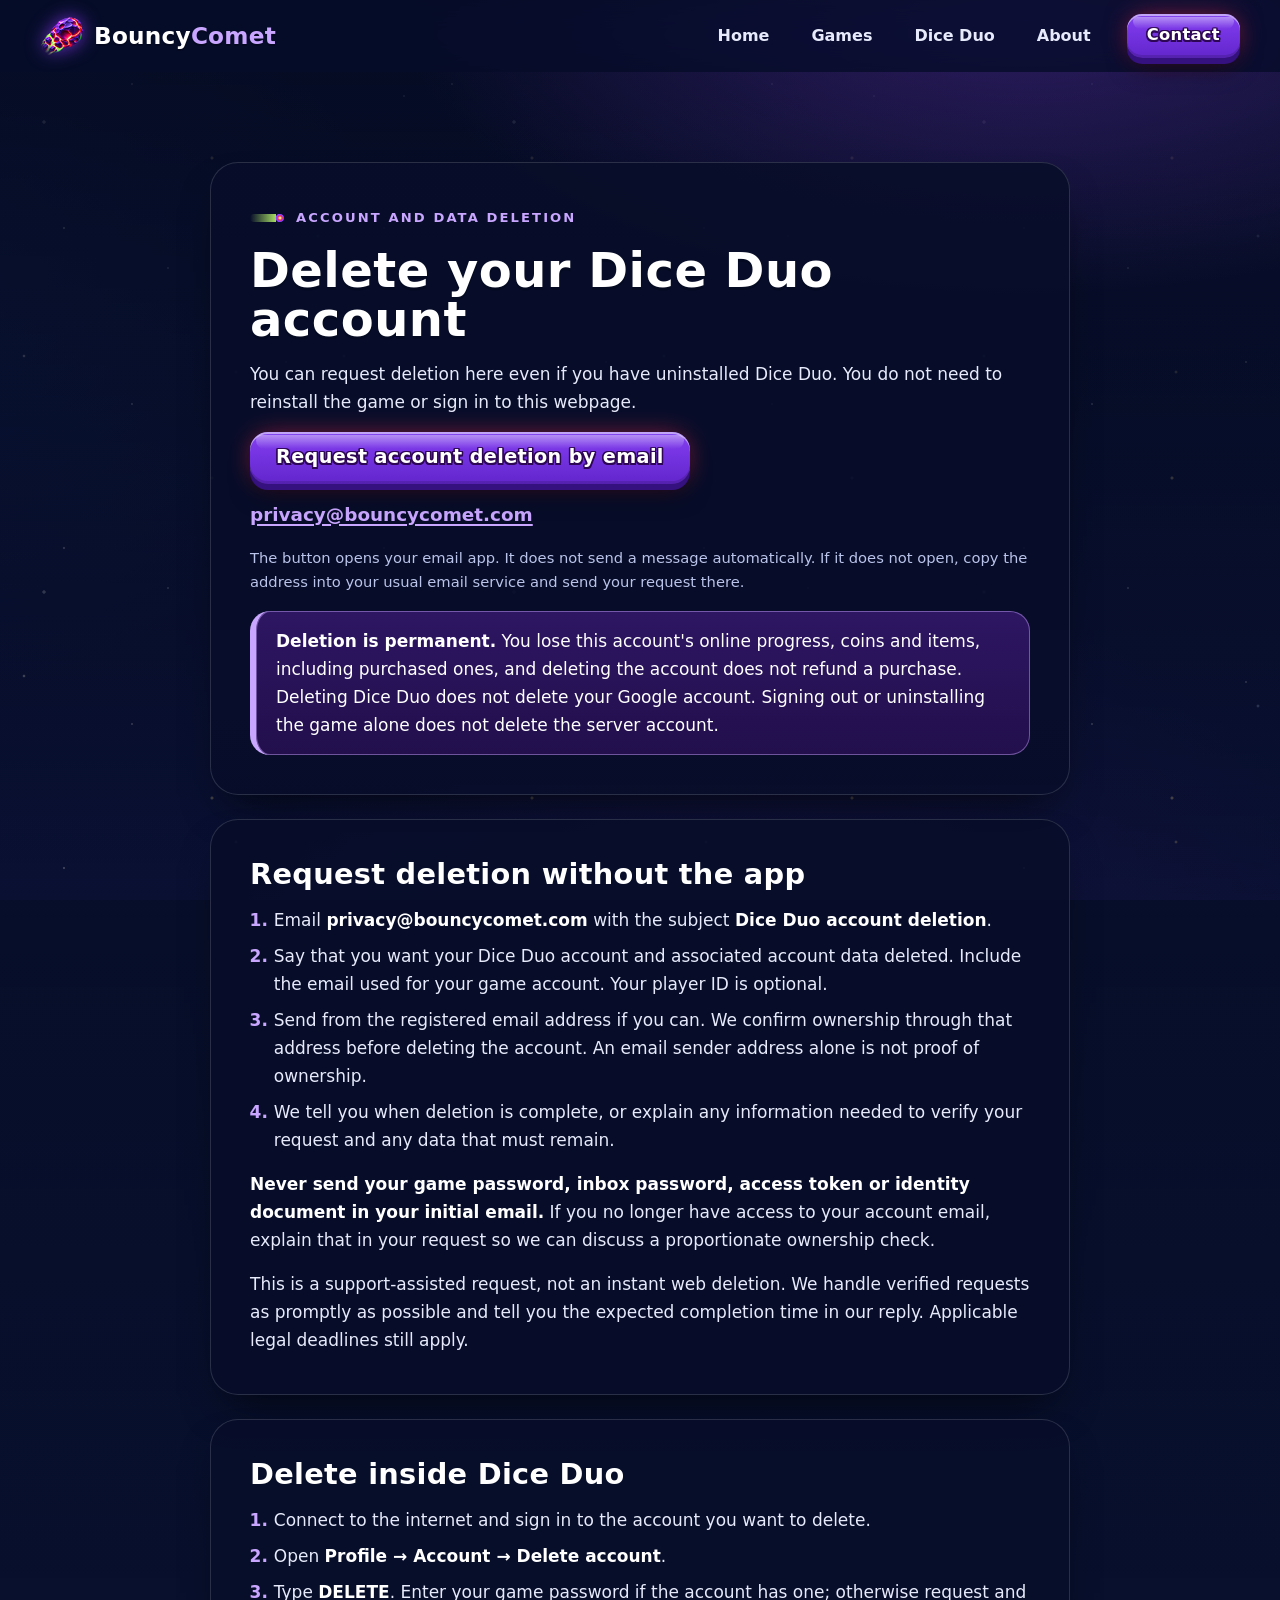
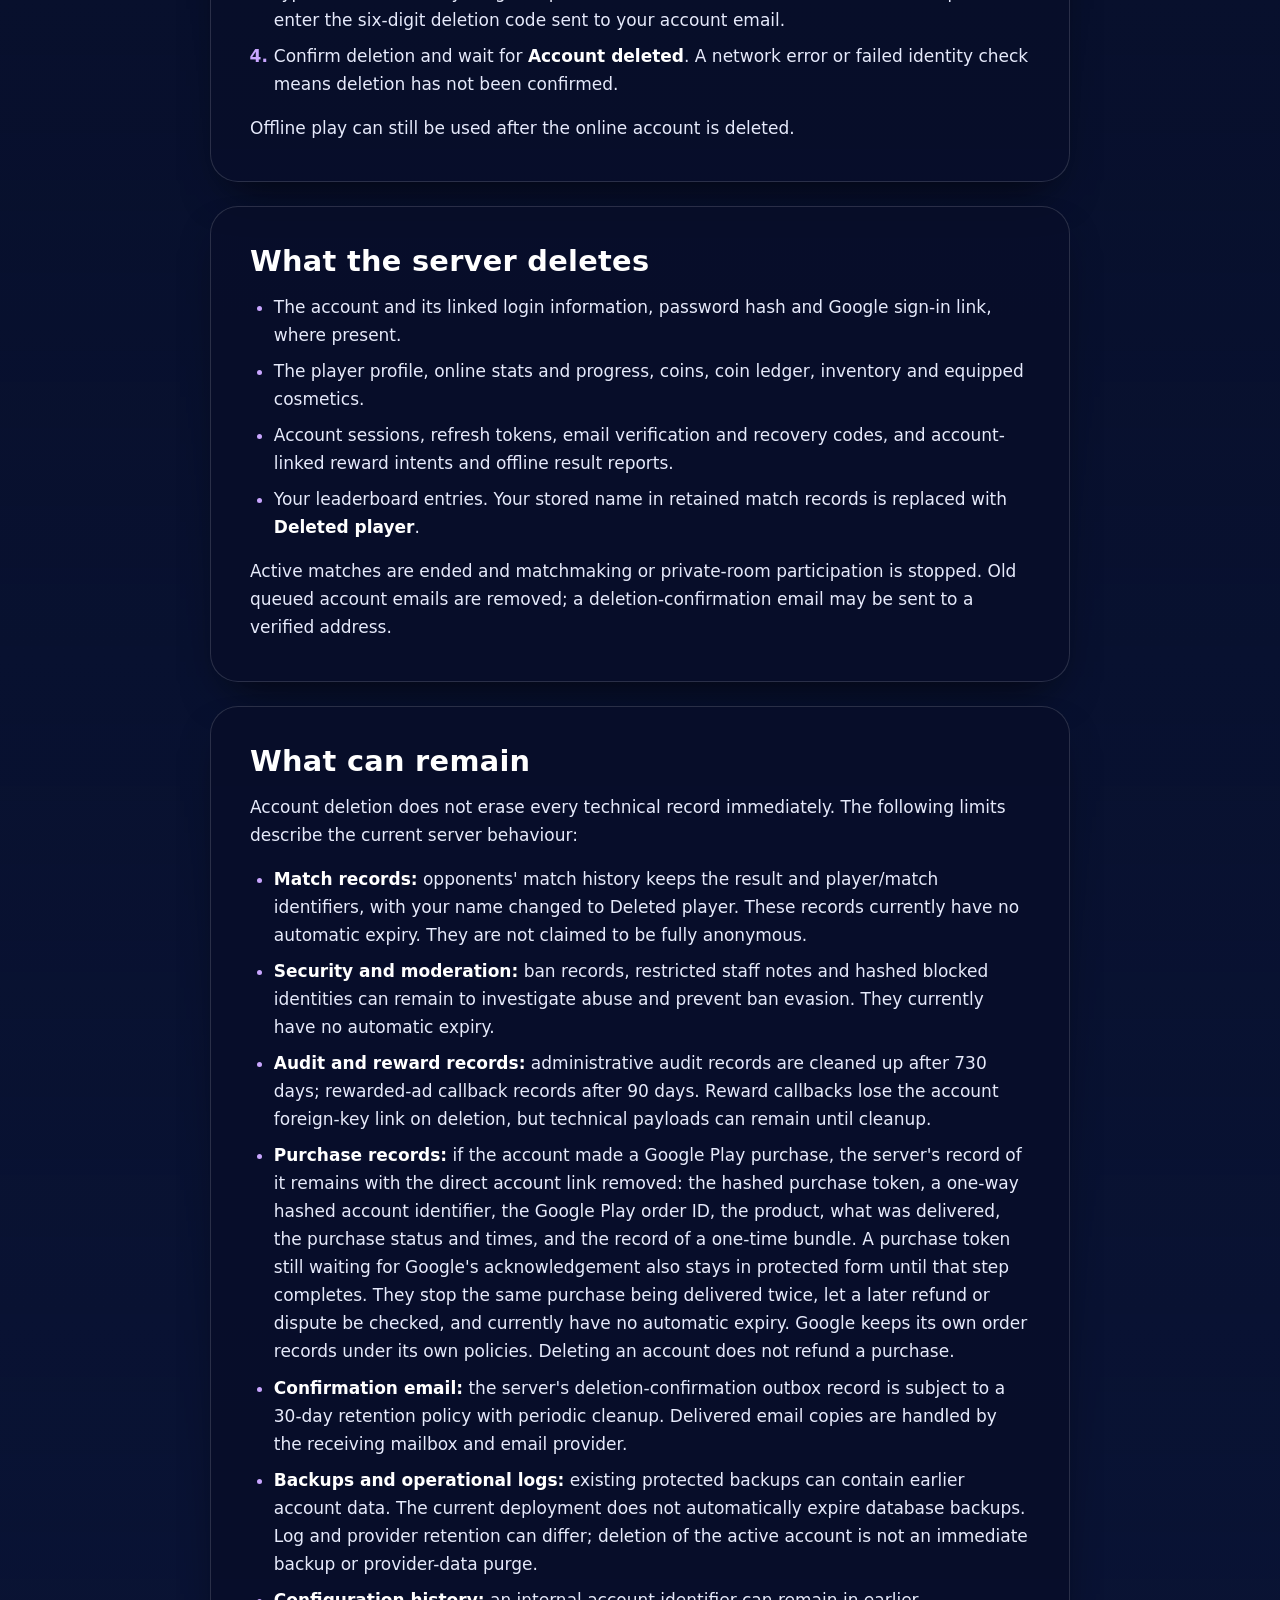
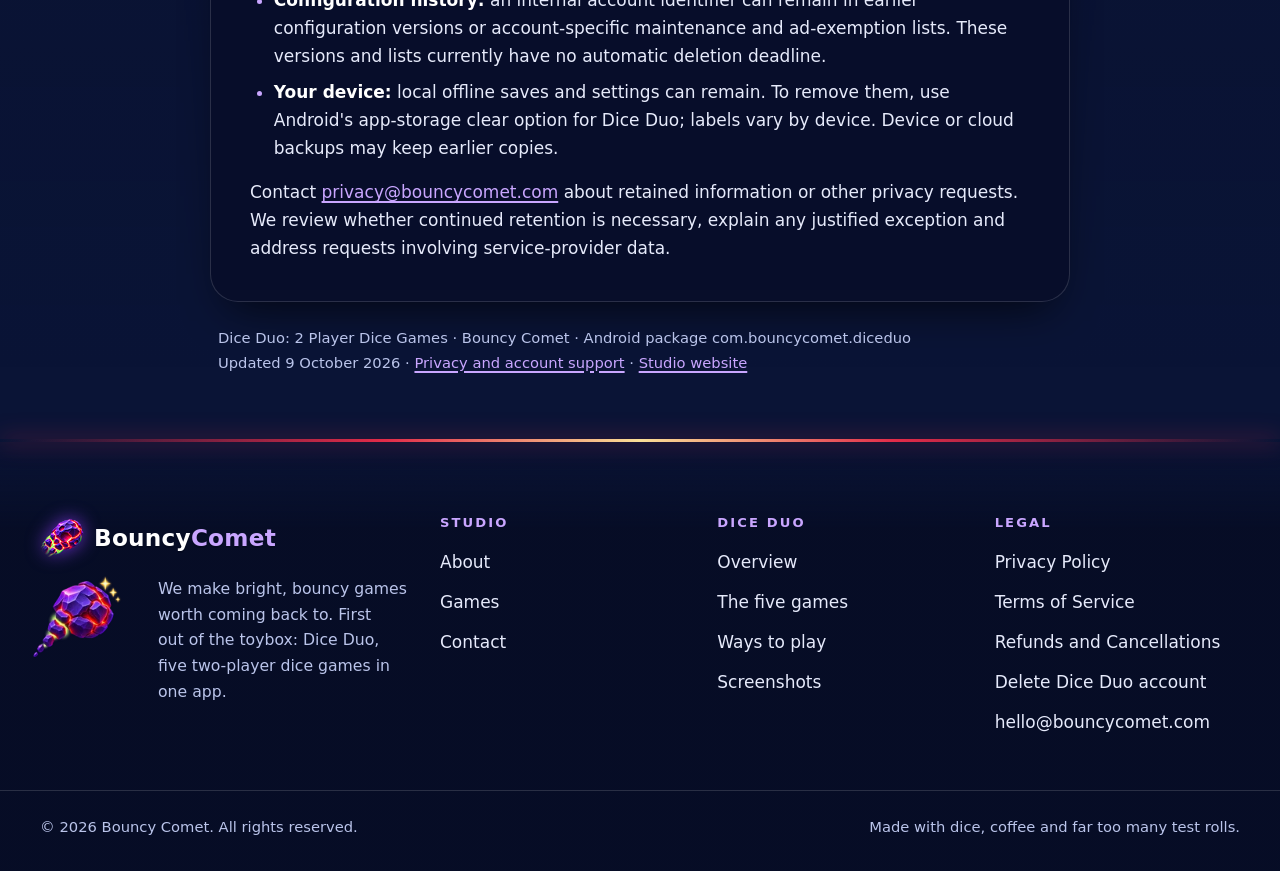
<file: account-deletion.html>
<!DOCTYPE html>
<html lang="en" class="sysfont">
<head>
  <meta charset="utf-8">
  <meta name="viewport" content="width=device-width, initial-scale=1">
  <meta http-equiv="Content-Security-Policy" content="default-src 'none'; style-src 'self'; img-src 'self'; font-src 'self'; script-src 'self' 'sha256-pAR0LnMZjpE1+f7iP7953Tvjy/r+pDd9m1fazJ3mFmE='; manifest-src 'self'; base-uri 'none'; form-action 'none'">
  <title>Delete your Dice Duo account | Bouncy Comet</title>
  <meta name="description" content="Request deletion of your Dice Duo account and associated account data, with or without the game installed.">
  <link rel="canonical" href="https://bouncycomet.com/account-deletion.html">
  <meta name="theme-color" content="#0A1436">
  <meta property="og:type" content="website">
  <meta property="og:site_name" content="Bouncy Comet">
  <meta property="og:title" content="Delete your Dice Duo account | Bouncy Comet">
  <meta property="og:description" content="Request deletion of your Dice Duo account and associated account data, with or without the game installed.">
  <meta property="og:url" content="https://bouncycomet.com/account-deletion.html">
  <meta property="og:image" content="https://bouncycomet.com/assets/img/og-image.jpg?v=16e1dc48">
  <meta property="og:image:width" content="1200">
  <meta property="og:image:height" content="630">
  <meta property="og:image:alt" content="Bouncy Comet, an independent mobile game studio.">
  <meta name="twitter:card" content="summary_large_image">
  <meta name="twitter:title" content="Delete your Dice Duo account | Bouncy Comet">
  <meta name="twitter:description" content="Request deletion of your Dice Duo account and associated account data, with or without the game installed.">
  <meta name="twitter:image" content="https://bouncycomet.com/assets/img/og-image.jpg?v=16e1dc48">
  <meta name="twitter:image:alt" content="Bouncy Comet, an independent mobile game studio.">
  <link rel="icon" href="assets/icons/favicon.ico?v=2050a3d2" sizes="any">
  <link rel="icon" href="assets/icons/favicon-32.png?v=d00324c3" type="image/png" sizes="32x32">
  <link rel="apple-touch-icon" href="assets/icons/apple-touch-icon.png?v=4e0e32cf">
  <link rel="manifest" href="site.webmanifest?v=643073f1">
  <!-- Set before first paint so .reveal blocks and the mobile menu are only hidden when JS can show them;
       taken away again if js/main.js never arrives. -->
  <script>document.documentElement.classList.add('js');addEventListener('load',function(){window.__bc||document.documentElement.classList.remove('js')});</script>
  <link rel="stylesheet" href="css/style.css?v=34b49416">
</head>
<body>

<a class="skip" href="#main">Skip to content</a>
<header class="site-header" id="siteHeader">
  <nav class="wrap nav" aria-label="Main">
    <a class="nav__logo" href="index.html" aria-label="Bouncy Comet - home">
      <img class="nav__logo-mark" src="assets/icons/logo-mark.png?v=7af52c43" srcset="assets/icons/logo-mark.png?v=7af52c43 1x, assets/icons/logo-mark@2x.png?v=5d838990 2x, assets/icons/logo-mark@3x.png?v=66e2e5da 3x" width="44" height="44" alt="">
      <span class="nav__logo-text">Bouncy<span>Comet</span></span>
    </a>
    <button class="nav__burger" id="navBurger" type="button" aria-expanded="false" aria-controls="navLinks" aria-label="Open menu">
      <span></span><span></span><span></span>
    </button>
    <div class="nav__links" id="navLinks">
      <a class="nav__link" href="index.html">Home</a>
      <a class="nav__link" href="games.html">Games</a>
      <a class="nav__link" href="diceback.html">Dice Duo</a>
      <a class="nav__link" href="about.html">About</a>
      <a class="nav__cta btn btn--comet btn--sm" href="contact.html">Contact</a>
    </div>
  </nav>
</header>

<main id="main">
  <section class="section section--dark">
    <div class="wrap">
      <div class="doc">
    <header class="doc__card">
      <p class="eyebrow">Account and data deletion</p>
      <h1>Delete your Dice Duo account</h1>
      <p>You can request deletion here even if you have uninstalled Dice Duo. You do not need to reinstall the game or sign in to this webpage.</p>
      <a class="btn btn--comet btn--wrap" href="mailto:privacy@bouncycomet.com?subject=Dice%20Duo%20account%20deletion&amp;body=Please%20delete%20my%20Dice%20Duo%20account%20and%20associated%20account%20data.%0A%0AMy%20game%20account%20email%3A%20%0APlayer%20ID%20%28optional%29%3A%20%0A">Request account deletion by email</a>
      <p class="doc__email"><a href="mailto:privacy@bouncycomet.com">privacy@bouncycomet.com</a></p>
      <p class="doc__small muted">The button opens your email app. It does not send a message automatically. If it does not open, copy the address into your usual email service and send your request there.</p>
      <div class="doc__notice"><strong>Deletion is permanent.</strong> You lose this account's online progress, coins and items, including purchased ones, and deleting the account does not refund a purchase. Deleting Dice Duo does not delete your Google account. Signing out or uninstalling the game alone does not delete the server account.</div>
    </header>
    <section class="doc__card" aria-labelledby="request-steps">
      <h2 id="request-steps">Request deletion without the app</h2>
      <ol>
        <li>Email <strong>privacy@bouncycomet.com</strong> with the subject <strong>Dice Duo account deletion</strong>.</li>
        <li>Say that you want your Dice Duo account and associated account data deleted. Include the email used for your game account. Your player ID is optional.</li>
        <li>Send from the registered email address if you can. We confirm ownership through that address before deleting the account. An email sender address alone is not proof of ownership.</li>
        <li>We tell you when deletion is complete, or explain any information needed to verify your request and any data that must remain.</li>
      </ol>
      <p><strong>Never send your game password, inbox password, access token or identity document in your initial email.</strong> If you no longer have access to your account email, explain that in your request so we can discuss a proportionate ownership check.</p>
      <p>This is a support-assisted request, not an instant web deletion. We handle verified requests as promptly as possible and tell you the expected completion time in our reply. Applicable legal deadlines still apply.</p>
    </section>
    <section class="doc__card" aria-labelledby="in-game">
      <h2 id="in-game">Delete inside Dice Duo</h2>
      <ol>
        <li>Connect to the internet and sign in to the account you want to delete.</li>
        <li>Open <strong>Profile → Account → Delete account</strong>.</li>
        <li>Type <strong>DELETE</strong>. Enter your game password if the account has one; otherwise request and enter the six-digit deletion code sent to your account email.</li>
        <li>Confirm deletion and wait for <strong>Account deleted</strong>. A network error or failed identity check means deletion has not been confirmed.</li>
      </ol>
      <p>Offline play can still be used after the online account is deleted.</p>
    </section>
    <section class="doc__card" aria-labelledby="deleted-data">
      <h2 id="deleted-data">What the server deletes</h2>
      <ul>
        <li>The account and its linked login information, password hash and Google sign-in link, where present.</li>
        <li>The player profile, online stats and progress, coins, coin ledger, inventory and equipped cosmetics.</li>
        <li>Account sessions, refresh tokens, email verification and recovery codes, and account-linked reward intents and offline result reports.</li>
        <li>Your leaderboard entries. Your stored name in retained match records is replaced with <strong>Deleted player</strong>.</li>
      </ul>
      <p>Active matches are ended and matchmaking or private-room participation is stopped. Old queued account emails are removed; a deletion-confirmation email may be sent to a verified address.</p>
    </section>
    <section class="doc__card" aria-labelledby="retained-data">
      <h2 id="retained-data">What can remain</h2>
      <p>Account deletion does not erase every technical record immediately. The following limits describe the current server behaviour:</p>
      <ul>
        <li><strong>Match records:</strong> opponents' match history keeps the result and player/match identifiers, with your name changed to Deleted player. These records currently have no automatic expiry. They are not claimed to be fully anonymous.</li>
        <li><strong>Security and moderation:</strong> ban records, restricted staff notes and hashed blocked identities can remain to investigate abuse and prevent ban evasion. They currently have no automatic expiry.</li>
        <li><strong>Audit and reward records:</strong> administrative audit records are cleaned up after 730 days; rewarded-ad callback records after 90 days. Reward callbacks lose the account foreign-key link on deletion, but technical payloads can remain until cleanup.</li>
        <li><strong>Purchase records:</strong> if the account made a Google Play purchase, the server's record of it remains with the direct account link removed: the hashed purchase token, a one-way hashed account identifier, the Google Play order ID, the product, what was delivered, the purchase status and times, and the record of a one-time bundle. A purchase token still waiting for Google's acknowledgement also stays in protected form until that step completes. They stop the same purchase being delivered twice, let a later refund or dispute be checked, and currently have no automatic expiry. Google keeps its own order records under its own policies. Deleting an account does not refund a purchase.</li>
        <li><strong>Confirmation email:</strong> the server's deletion-confirmation outbox record is subject to a 30-day retention policy with periodic cleanup. Delivered email copies are handled by the receiving mailbox and email provider.</li>
        <li><strong>Backups and operational logs:</strong> existing protected backups can contain earlier account data. The current deployment does not automatically expire database backups. Log and provider retention can differ; deletion of the active account is not an immediate backup or provider-data purge.</li>
        <li><strong>Configuration history:</strong> an internal account identifier can remain in earlier configuration versions or account-specific maintenance and ad-exemption lists. These versions and lists currently have no automatic deletion deadline.</li>
        <li><strong>Your device:</strong> local offline saves and settings can remain. To remove them, use Android's app-storage clear option for Dice Duo; labels vary by device. Device or cloud backups may keep earlier copies.</li>
      </ul>
      <p>Contact <a href="mailto:privacy@bouncycomet.com">privacy@bouncycomet.com</a> about retained information or other privacy requests. We review whether continued retention is necessary, explain any justified exception and address requests involving service-provider data.</p>
    </section>
    <p class="doc__foot">Dice Duo: 2 Player Dice Games · Bouncy Comet · Android package com.bouncycomet.diceduo<br>Updated 9 October 2026 · <a href="mailto:privacy@bouncycomet.com">Privacy and account support</a> · <a href="index.html">Studio website</a></p>
  
      </div>
    </div>
  </section>
</main>

<footer class="site-footer">
  <div class="wrap footer__grid">
    <div class="footer__brand">
      <a class="nav__logo" href="index.html" aria-label="Bouncy Comet - home">
        <img class="nav__logo-mark" src="assets/icons/logo-mark.png?v=7af52c43" srcset="assets/icons/logo-mark.png?v=7af52c43 1x, assets/icons/logo-mark@2x.png?v=5d838990 2x, assets/icons/logo-mark@3x.png?v=66e2e5da 3x" width="44" height="44" alt="">
        <span class="nav__logo-text">Bouncy<span>Comet</span></span>
      </a>
      <picture class="footer__mascot"><source type="image/webp" srcset="assets/art/mascot-wave-sm.webp?v=4ca5598c 1x, assets/art/mascot-wave-sm@2x.webp?v=2ddb4091 2x"><img src="assets/art/mascot-wave-sm.png?v=08e10111" width="120" height="120" alt="Comet, the Bouncy Comet mascot: a purple rock comet with glowing red cracks and a sparkle of stars" loading="lazy"></picture>
      <p class="footer__tag">We make bright, bouncy games worth coming back to. First out of the toybox: Dice Duo, five two-player dice games in one app.</p>
    </div>
    <div class="footer__col">
      <h2 class="footer__head">Studio</h2>
      <ul class="footer__links">
        <li><a href="about.html">About</a></li>
        <li><a href="games.html">Games</a></li>
        <li><a href="contact.html">Contact</a></li>
      </ul>
    </div>
    <div class="footer__col">
      <h2 class="footer__head">Dice Duo</h2>
      <ul class="footer__links">
        <li><a href="diceback.html">Overview</a></li>
        <li><a href="diceback.html#how-to-play">The five games</a></li>
        <li><a href="diceback.html#modes">Ways to play</a></li>
        <li><a href="diceback.html#screens">Screenshots</a></li>
      </ul>
    </div>
    <div class="footer__col">
      <h2 class="footer__head">Legal</h2>
      <ul class="footer__links">
        <li><a href="privacy.html">Privacy Policy</a></li>
        <li><a href="terms.html">Terms of Service</a></li>
        <li><a href="refunds.html">Refunds and Cancellations</a></li>
        <li><a href="account-deletion.html">Delete Dice Duo account</a></li>
        <li><a href="mailto:hello@bouncycomet.com">hello@bouncycomet.com</a></li>
      </ul>
    </div>
  </div>
  <div class="wrap footer__bottom">
    <p>&copy; <span id="year">2026</span> Bouncy Comet. All rights reserved.</p>
    <p>Made with dice, coffee and far too many test rolls.</p>
  </div>
</footer>

<script src="js/main.js?v=83903227" defer></script>
</body>
</html>
</file>
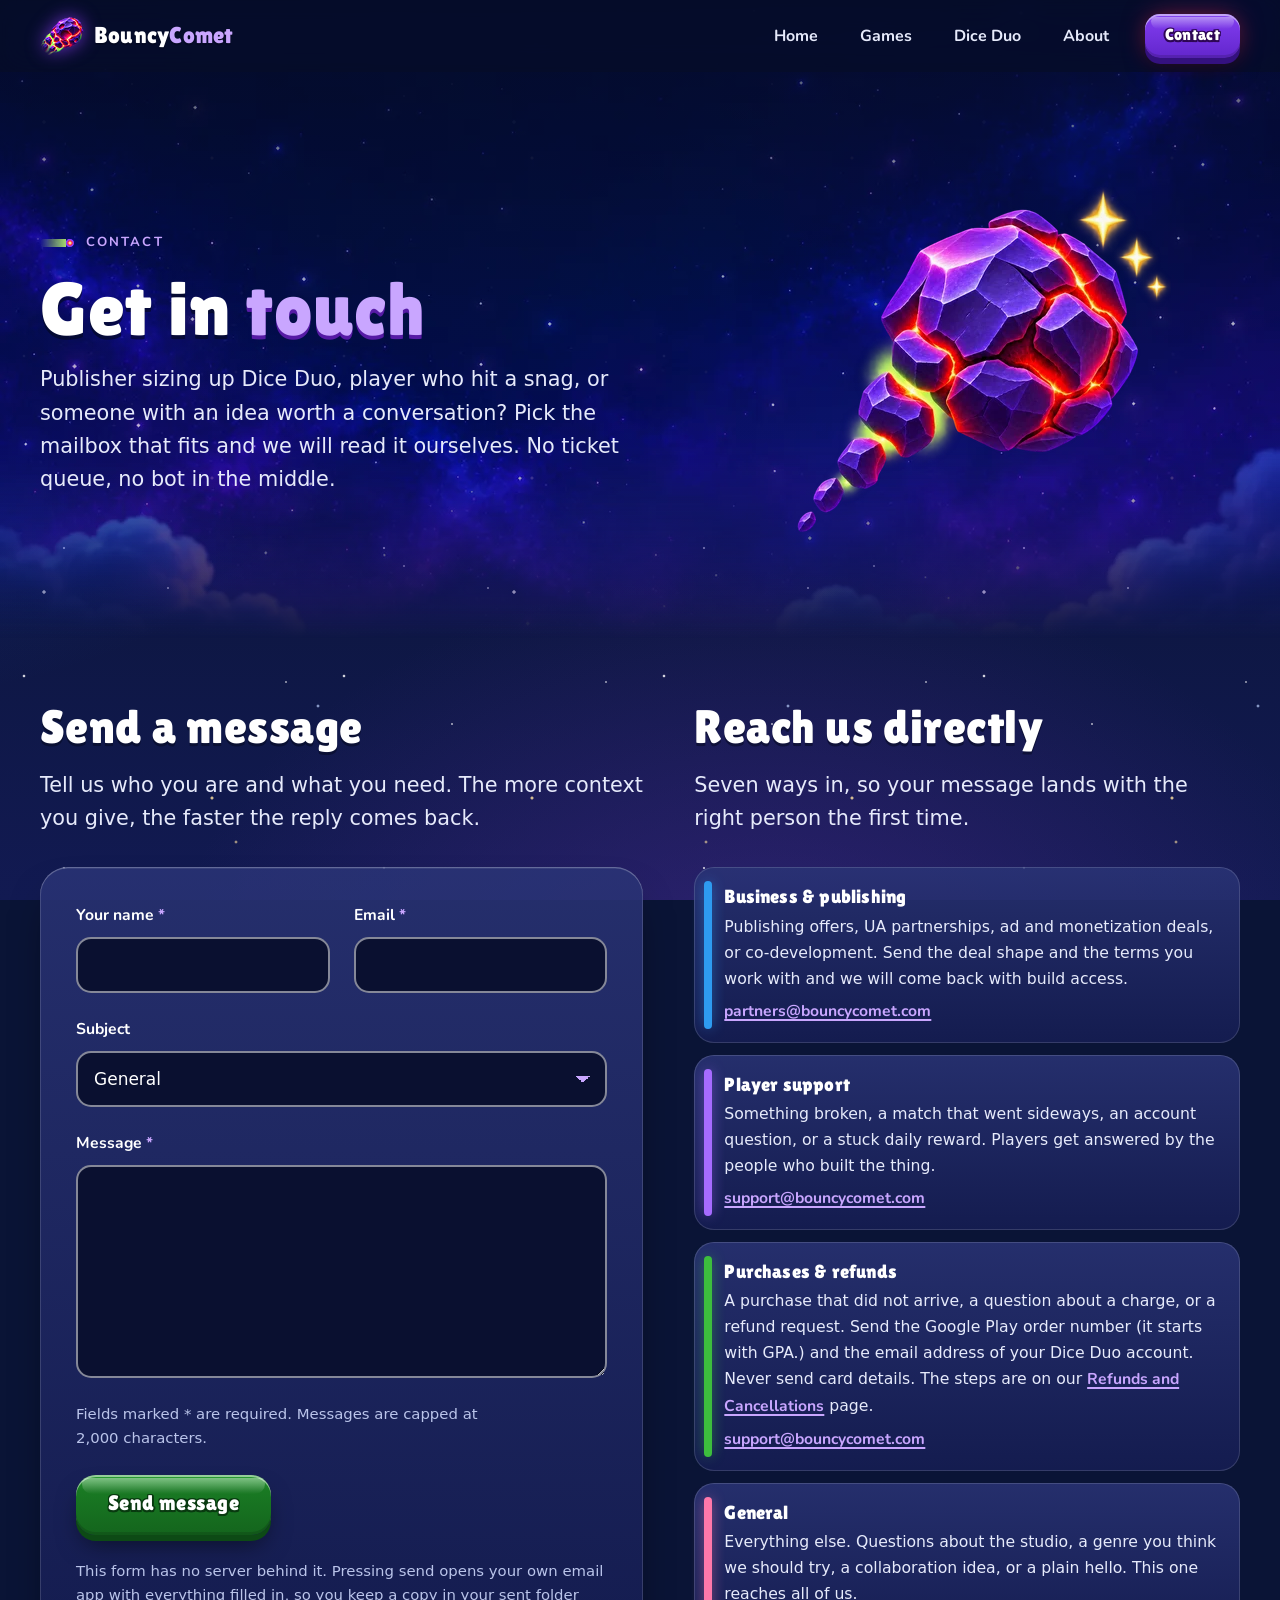
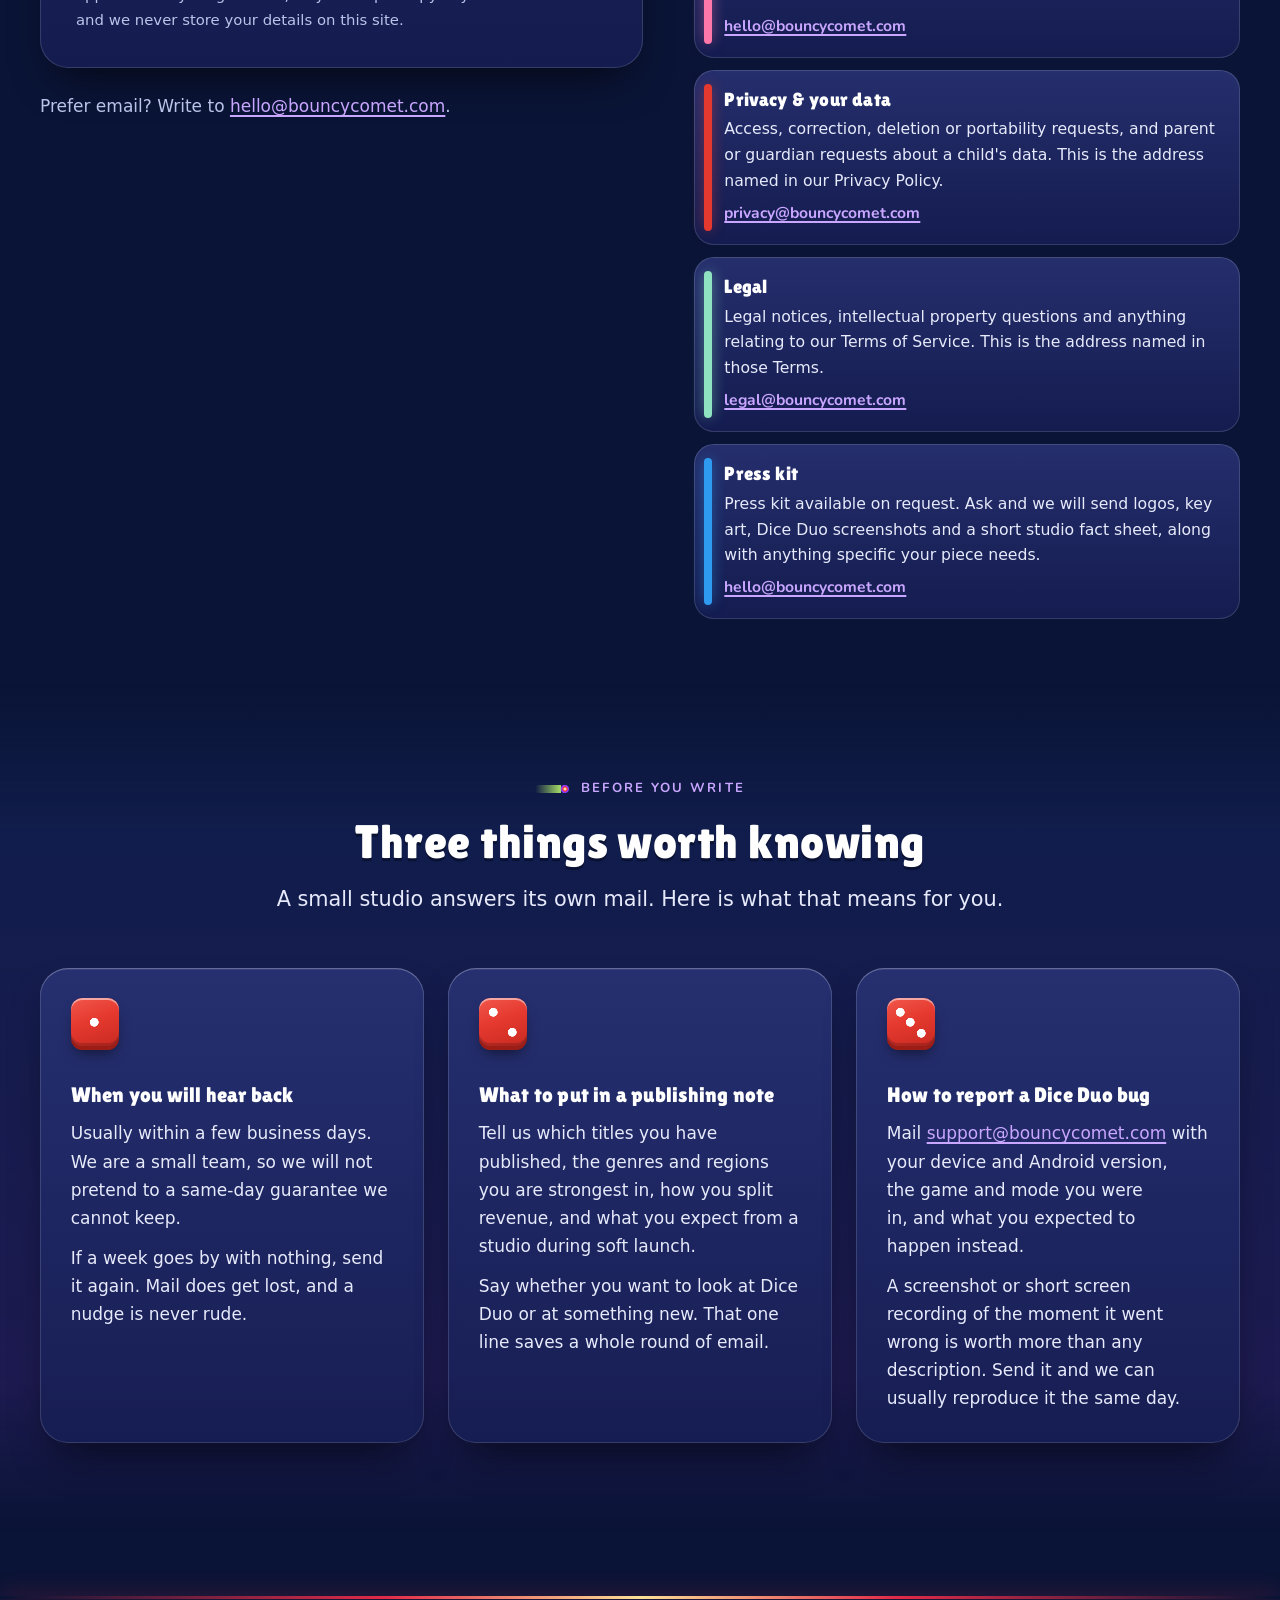
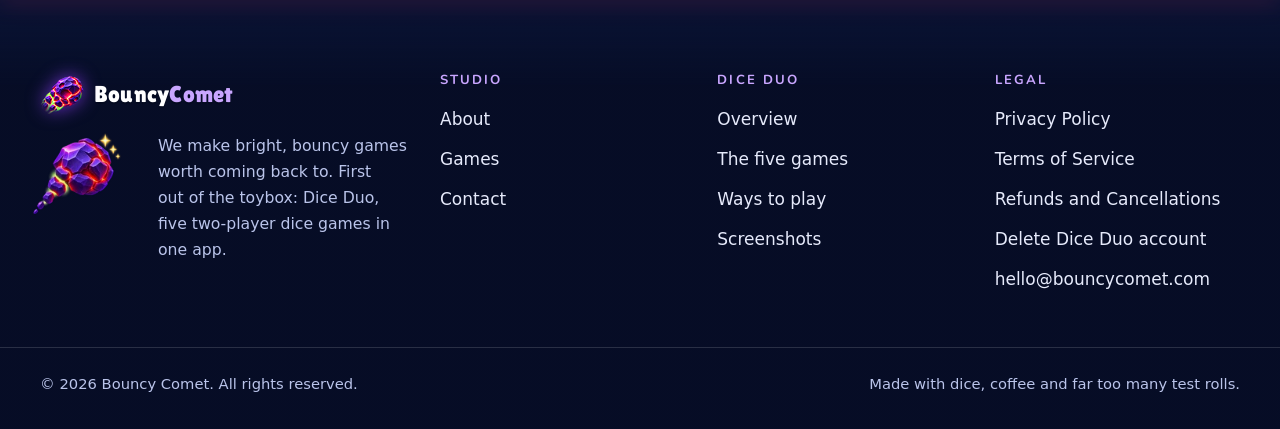
<file: contact.html>
<!DOCTYPE html>
<html lang="en">
<head>
  <meta charset="utf-8">
  <meta name="viewport" content="width=device-width, initial-scale=1">
  <title>Contact | Bouncy Comet</title>
  <meta name="description" content="Contact Bouncy Comet: publishing and partnerships, player support for Dice Duo, purchases and refunds, press, privacy and general enquiries. We read every message ourselves.">
  <link rel="canonical" href="https://bouncycomet.com/contact.html">
  <meta name="theme-color" content="#0A1436">
  <meta property="og:type" content="website">
  <meta property="og:site_name" content="Bouncy Comet">
  <meta property="og:title" content="Contact | Bouncy Comet">
  <meta property="og:description" content="Contact Bouncy Comet: publishing and partnerships, player support for Dice Duo, purchases and refunds, press, privacy and general enquiries. We read every message ourselves.">
  <meta property="og:url" content="https://bouncycomet.com/contact.html">
  <meta property="og:image" content="https://bouncycomet.com/assets/img/og-image.jpg?v=16e1dc48">
  <meta property="og:image:width" content="1200">
  <meta property="og:image:height" content="630">
  <meta property="og:image:alt" content="Bouncy Comet, an independent mobile game studio.">
  <meta name="twitter:card" content="summary_large_image">
  <meta name="twitter:title" content="Contact | Bouncy Comet">
  <meta name="twitter:description" content="Contact Bouncy Comet: publishing and partnerships, player support for Dice Duo, purchases and refunds, press, privacy and general enquiries. We read every message ourselves.">
  <meta name="twitter:image" content="https://bouncycomet.com/assets/img/og-image.jpg?v=16e1dc48">
  <meta name="twitter:image:alt" content="Bouncy Comet, an independent mobile game studio.">
  <link rel="icon" href="assets/icons/favicon.ico?v=2050a3d2" sizes="any">
  <link rel="icon" href="assets/icons/favicon-32.png?v=d00324c3" type="image/png" sizes="32x32">
  <link rel="apple-touch-icon" href="assets/icons/apple-touch-icon.png?v=4e0e32cf">
  <link rel="manifest" href="site.webmanifest?v=643073f1">
  <link rel="preload" href="assets/fonts/LilitaOne-Regular.woff" as="font" type="font/woff" crossorigin>
  <link rel="preload" href="assets/fonts/Nunito-Bold.woff" as="font" type="font/woff" crossorigin>
  <!-- Set before first paint so .reveal blocks and the mobile menu are only hidden when JS can show them;
       taken away again if js/main.js never arrives. -->
  <script>document.documentElement.classList.add('js');addEventListener('load',function(){window.__bc||document.documentElement.classList.remove('js')});</script>
  <link rel="stylesheet" href="css/style.css?v=34b49416">
</head>
<body>

<a class="skip" href="#main">Skip to content</a>
<header class="site-header" id="siteHeader">
  <nav class="wrap nav" aria-label="Main">
    <a class="nav__logo" href="index.html" aria-label="Bouncy Comet - home">
      <img class="nav__logo-mark" src="assets/icons/logo-mark.png?v=7af52c43" srcset="assets/icons/logo-mark.png?v=7af52c43 1x, assets/icons/logo-mark@2x.png?v=5d838990 2x, assets/icons/logo-mark@3x.png?v=66e2e5da 3x" width="44" height="44" alt="">
      <span class="nav__logo-text">Bouncy<span>Comet</span></span>
    </a>
    <button class="nav__burger" id="navBurger" type="button" aria-expanded="false" aria-controls="navLinks" aria-label="Open menu">
      <span></span><span></span><span></span>
    </button>
    <div class="nav__links" id="navLinks">
      <a class="nav__link" href="index.html">Home</a>
      <a class="nav__link" href="games.html">Games</a>
      <a class="nav__link" href="diceback.html">Dice Duo</a>
      <a class="nav__link" href="about.html">About</a>
      <a class="nav__cta btn btn--comet btn--sm" href="contact.html" aria-current="page">Contact</a>
    </div>
  </nav>
</header>

<main id="main">
  <!-- ===================================================================
       PAGE BANNER
       =================================================================== -->
  <section class="banner banner--split">
    <picture class="backdrop"><source type="image/webp" srcset="assets/art/bg-night-sky-1280.webp?v=f0efc9bd 1280w, assets/art/bg-night-sky-1920.webp?v=024bfe11 1920w" sizes="100vw"><img src="assets/art/bg-night-sky-1280.jpg?v=e23fa50f" srcset="assets/art/bg-night-sky-1280.jpg?v=e23fa50f 1280w, assets/art/bg-night-sky-1920.jpg?v=3c714ba9 1920w" sizes="100vw" width="1920" height="1080" alt="" loading="eager" fetchpriority="high"></picture>
    <div class="banner__shade"></div>
    <div class="wrap banner__inner">
      <div class="banner__copy">
        <p class="eyebrow">Contact</p>
        <h1 class="h1 balance">Get in <span class="pop">touch</span></h1>
        <p class="lead">Publisher sizing up Dice Duo, player who hit a snag, or someone with an idea worth a conversation? Pick the mailbox that fits and we will read it ourselves. No ticket queue, no bot in the middle.</p>
      </div>
      <div class="banner__art float-slow">
        <picture><source type="image/webp" srcset="assets/art/mascot-wave-200.webp?v=1d72e22d 200w, assets/art/mascot-wave-400.webp?v=2b37345b 400w, assets/art/mascot-wave-800.webp?v=2fdc3e15 800w" sizes="(max-width: 899px) 240px, 400px"><img src="assets/art/mascot-wave.png?v=1d401708" width="400" height="400" alt="Comet, the Bouncy Comet mascot: a purple rock comet with glowing red cracks and a sparkle of stars" loading="eager"></picture>
      </div>
    </div>
  </section>

  <!-- ===================================================================
       CONTACT GRID - form on the left, direct routes on the right
       =================================================================== -->
  <section class="section section--tight" id="contact">
    <div class="wrap">
      <div class="contact-grid reveal">

        <div>
          <h2 class="h2 balance">Send a message</h2>
          <p class="lead mt-4 mb-6">Tell us who you are and what you need. The more context you give, the faster the reply comes back.</p>

          <form class="form" id="contactForm" method="post" action="mailto:hello@bouncycomet.com" novalidate>
            <p class="form__note" id="formNote" role="status" aria-live="polite" hidden></p>

            <div class="form__row">
              <div class="field">
                <label class="field__label" for="f-name">Your name <span class="req" aria-hidden="true">*</span></label>
                <input class="field__input" id="f-name" name="name" type="text" autocomplete="name" required>
              </div>
              <div class="field">
                <label class="field__label" for="f-email">Email <span class="req" aria-hidden="true">*</span></label>
                <input class="field__input" id="f-email" name="email" type="email" autocomplete="email" required>
              </div>
            </div>

            <div class="field">
              <label class="field__label" for="f-topic">Subject</label>
              <select class="field__input" id="f-topic" name="topic">
                <option value="General">General</option>
                <option value="Business and publishing">Business &amp; publishing</option>
                <option value="Player support">Player support</option>
                <option value="Purchase or refund">Purchase or refund</option>
                <option value="Press">Press</option>
              </select>
            </div>

            <div class="field">
              <label class="field__label" for="f-message">Message <span class="req" aria-hidden="true">*</span></label>
              <textarea class="field__area" id="f-message" name="message" rows="7" maxlength="2000" required></textarea>
            </div>

            <!-- Honeypot. Real people never see it, so anything typed here is a bot. -->
            <div class="sr-only" aria-hidden="true">
              <label class="field__label" for="f-company">Company (leave this field empty)</label>
              <input id="f-company" name="company" type="text" tabindex="-1" autocomplete="off">
            </div>

            <p class="form__hint">Fields marked * are required. Messages are capped at 2,000 characters.</p>

            <div class="btn-row">
              <button class="btn btn--primary btn--lg" type="submit">Send message</button>
            </div>

            <p class="form__hint">This form has no server behind it. Pressing send opens your own email app with everything filled in, so you keep a copy in your sent folder and we never store your details on this site.</p>
          </form>

          <p class="muted mt-5">Prefer email? Write to <a href="mailto:hello@bouncycomet.com">hello@bouncycomet.com</a>.</p>
        </div>

        <div>
          <h2 class="h2 balance">Reach us directly</h2>
          <p class="lead mt-4 mb-6">Seven ways in, so your message lands with the right person the first time.</p>

          <div class="routes">
            <article class="route">
              <h3 class="h3">Business &amp; publishing</h3>
              <p>Publishing offers, UA partnerships, ad and monetization deals, or co-development. Send the deal shape and the terms you work with and we will come back with build access.</p>
              <p><a href="mailto:partners@bouncycomet.com">partners@bouncycomet.com</a></p>
            </article>
            <article class="route">
              <h3 class="h3">Player support</h3>
              <p>Something broken, a match that went sideways, an account question, or a stuck daily reward. Players get answered by the people who built the thing.</p>
              <p><a href="mailto:support@bouncycomet.com">support@bouncycomet.com</a></p>
            </article>
            <article class="route" id="purchases">
              <h3 class="h3">Purchases &amp; refunds</h3>
              <p>A purchase that did not arrive, a question about a charge, or a refund request. Send the Google Play order number (it starts with GPA.) and the email address of your Dice Duo account. Never send card details. The steps are on our <a href="refunds.html">Refunds and Cancellations</a> page.</p>
              <p><a href="mailto:support@bouncycomet.com">support@bouncycomet.com</a></p>
            </article>
            <article class="route">
              <h3 class="h3">General</h3>
              <p>Everything else. Questions about the studio, a genre you think we should try, a collaboration idea, or a plain hello. This one reaches all of us.</p>
              <p><a href="mailto:hello@bouncycomet.com">hello@bouncycomet.com</a></p>
            </article>
            <article class="route">
              <h3 class="h3">Privacy &amp; your data</h3>
              <p>Access, correction, deletion or portability requests, and parent or guardian requests about a child's data. This is the address named in our Privacy Policy.</p>
              <p><a href="mailto:privacy@bouncycomet.com">privacy@bouncycomet.com</a></p>
            </article>
            <article class="route">
              <h3 class="h3">Legal</h3>
              <p>Legal notices, intellectual property questions and anything relating to our Terms of Service. This is the address named in those Terms.</p>
              <p><a href="mailto:legal@bouncycomet.com">legal@bouncycomet.com</a></p>
            </article>
            <article class="route">
              <h3 class="h3">Press kit</h3>
              <p>Press kit available on request. Ask and we will send logos, key art, Dice Duo screenshots and a short studio fact sheet, along with anything specific your piece needs.</p>
              <p><a href="mailto:hello@bouncycomet.com">hello@bouncycomet.com</a></p>
            </article>
          </div>
        </div>

      </div>
    </div>
  </section>

  <!-- ===================================================================
       BEFORE YOU WRITE - expectations, publishing checklist, bug reports
       =================================================================== -->
  <section class="section section--tint">
    <div class="wrap">
      <div class="section__head section__head--center reveal">
        <p class="eyebrow">Before you write</p>
        <h2 class="h2 balance">Three things worth knowing</h2>
        <p class="lead">A small studio answers its own mail. Here is what that means for you.</p>
      </div>

      <div class="grid grid--3 reveal">
        <article class="card">
          <span class="die die--1 card__icon" aria-hidden="true"></span>
          <h3 class="card__title">When you will hear back</h3>
          <p class="card__text">Usually within a few business days. We are a small team, so we will not pretend to a same-day guarantee we cannot keep.</p>
          <p class="card__text">If a week goes by with nothing, send it again. Mail does get lost, and a nudge is never rude.</p>
        </article>
        <article class="card">
          <span class="die die--2 card__icon" aria-hidden="true"></span>
          <h3 class="card__title">What to put in a publishing note</h3>
          <p class="card__text">Tell us which titles you have published, the genres and regions you are strongest in, how you split revenue, and what you expect from a studio during soft launch.</p>
          <p class="card__text">Say whether you want to look at Dice Duo or at something new. That one line saves a whole round of email.</p>
        </article>
        <article class="card">
          <span class="die die--3 card__icon" aria-hidden="true"></span>
          <h3 class="card__title">How to report a Dice Duo bug</h3>
          <p class="card__text">Mail <a href="mailto:support@bouncycomet.com">support@bouncycomet.com</a> with your device and Android version, the game and mode you were in, and what you expected to happen instead.</p>
          <p class="card__text">A screenshot or short screen recording of the moment it went wrong is worth more than any description. Send it and we can usually reproduce it the same day.</p>
        </article>
      </div>
    </div>
  </section>
</main>

<footer class="site-footer">
  <div class="wrap footer__grid">
    <div class="footer__brand">
      <a class="nav__logo" href="index.html" aria-label="Bouncy Comet - home">
        <img class="nav__logo-mark" src="assets/icons/logo-mark.png?v=7af52c43" srcset="assets/icons/logo-mark.png?v=7af52c43 1x, assets/icons/logo-mark@2x.png?v=5d838990 2x, assets/icons/logo-mark@3x.png?v=66e2e5da 3x" width="44" height="44" alt="">
        <span class="nav__logo-text">Bouncy<span>Comet</span></span>
      </a>
      <picture class="footer__mascot"><source type="image/webp" srcset="assets/art/mascot-wave-sm.webp?v=4ca5598c 1x, assets/art/mascot-wave-sm@2x.webp?v=2ddb4091 2x"><img src="assets/art/mascot-wave-sm.png?v=08e10111" width="120" height="120" alt="Comet, the Bouncy Comet mascot: a purple rock comet with glowing red cracks and a sparkle of stars" loading="lazy"></picture>
      <p class="footer__tag">We make bright, bouncy games worth coming back to. First out of the toybox: Dice Duo, five two-player dice games in one app.</p>
    </div>
    <div class="footer__col">
      <h2 class="footer__head">Studio</h2>
      <ul class="footer__links">
        <li><a href="about.html">About</a></li>
        <li><a href="games.html">Games</a></li>
        <li><a href="contact.html">Contact</a></li>
      </ul>
    </div>
    <div class="footer__col">
      <h2 class="footer__head">Dice Duo</h2>
      <ul class="footer__links">
        <li><a href="diceback.html">Overview</a></li>
        <li><a href="diceback.html#how-to-play">The five games</a></li>
        <li><a href="diceback.html#modes">Ways to play</a></li>
        <li><a href="diceback.html#screens">Screenshots</a></li>
      </ul>
    </div>
    <div class="footer__col">
      <h2 class="footer__head">Legal</h2>
      <ul class="footer__links">
        <li><a href="privacy.html">Privacy Policy</a></li>
        <li><a href="terms.html">Terms of Service</a></li>
        <li><a href="refunds.html">Refunds and Cancellations</a></li>
        <li><a href="account-deletion.html">Delete Dice Duo account</a></li>
        <li><a href="mailto:hello@bouncycomet.com">hello@bouncycomet.com</a></li>
      </ul>
    </div>
  </div>
  <div class="wrap footer__bottom">
    <p>&copy; <span id="year">2026</span> Bouncy Comet. All rights reserved.</p>
    <p>Made with dice, coffee and far too many test rolls.</p>
  </div>
</footer>

<script src="js/main.js?v=83903227" defer></script>
</body>
</html>
</file>
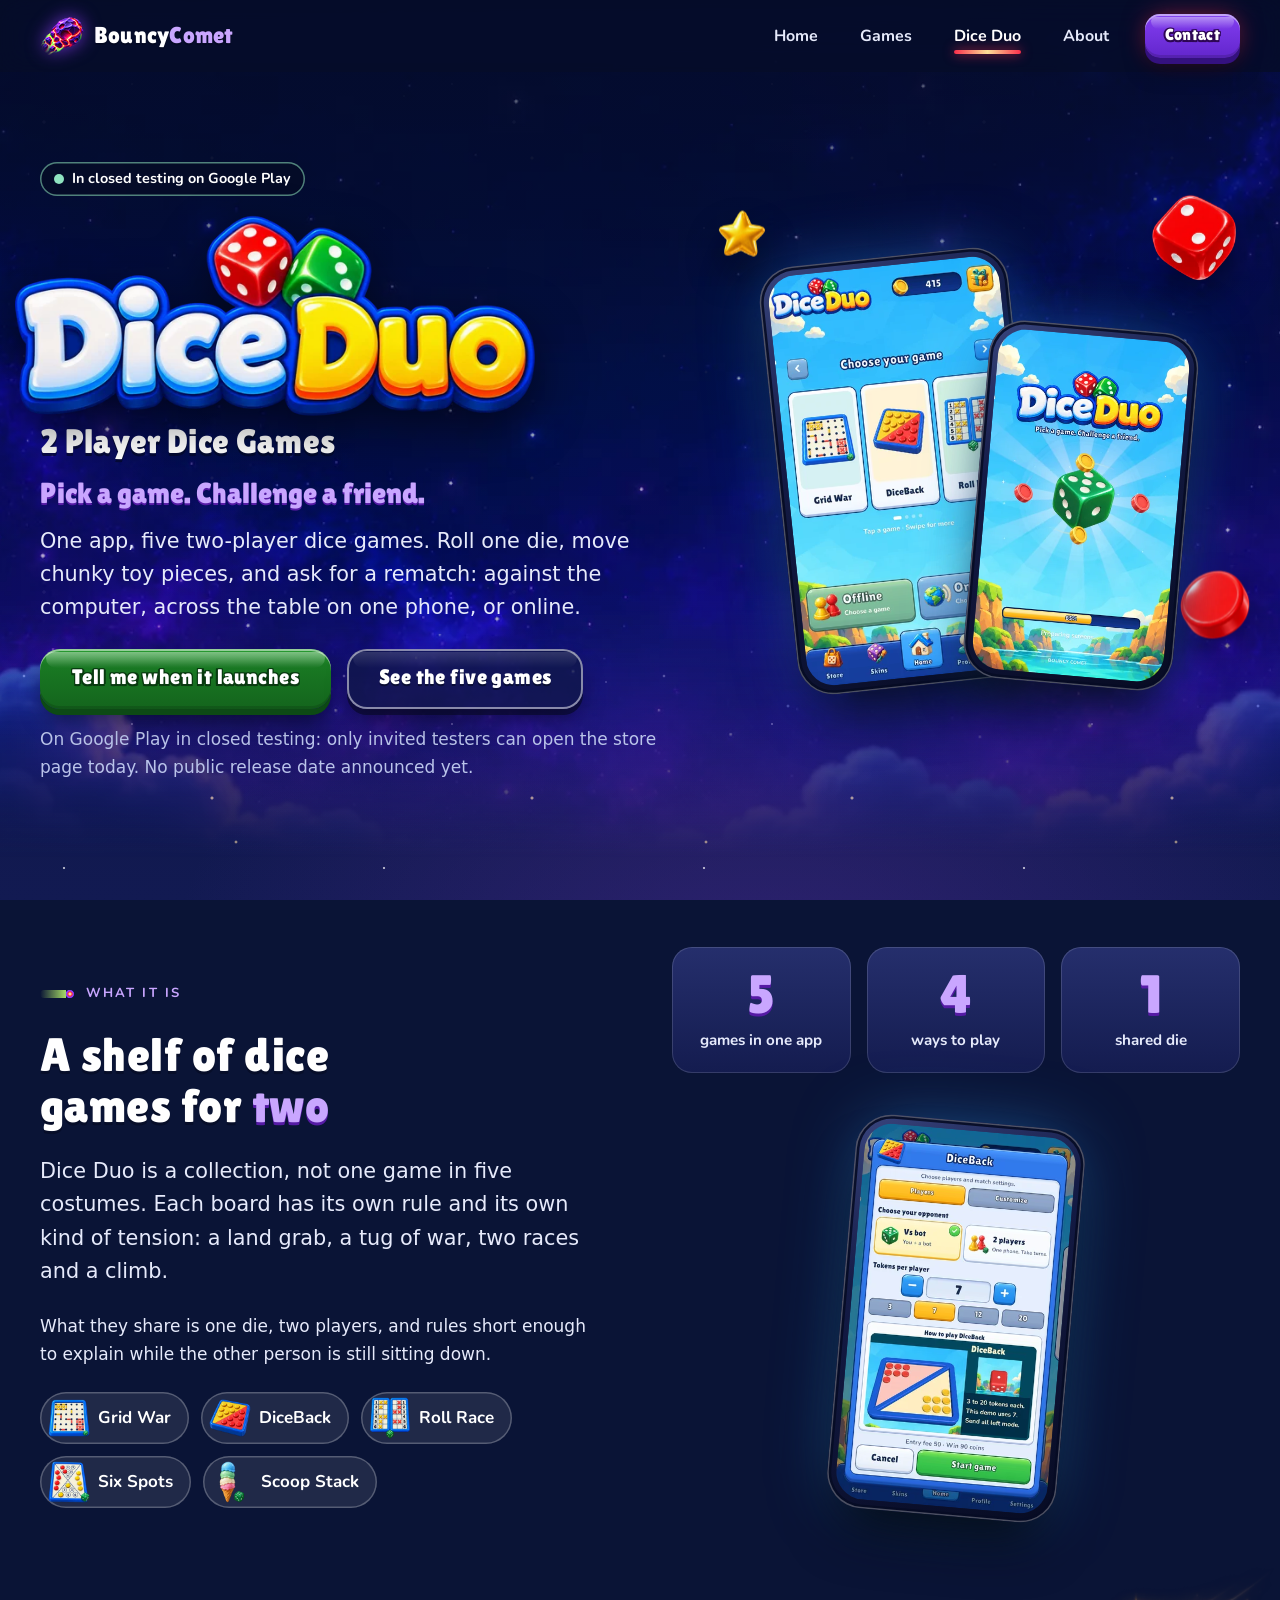
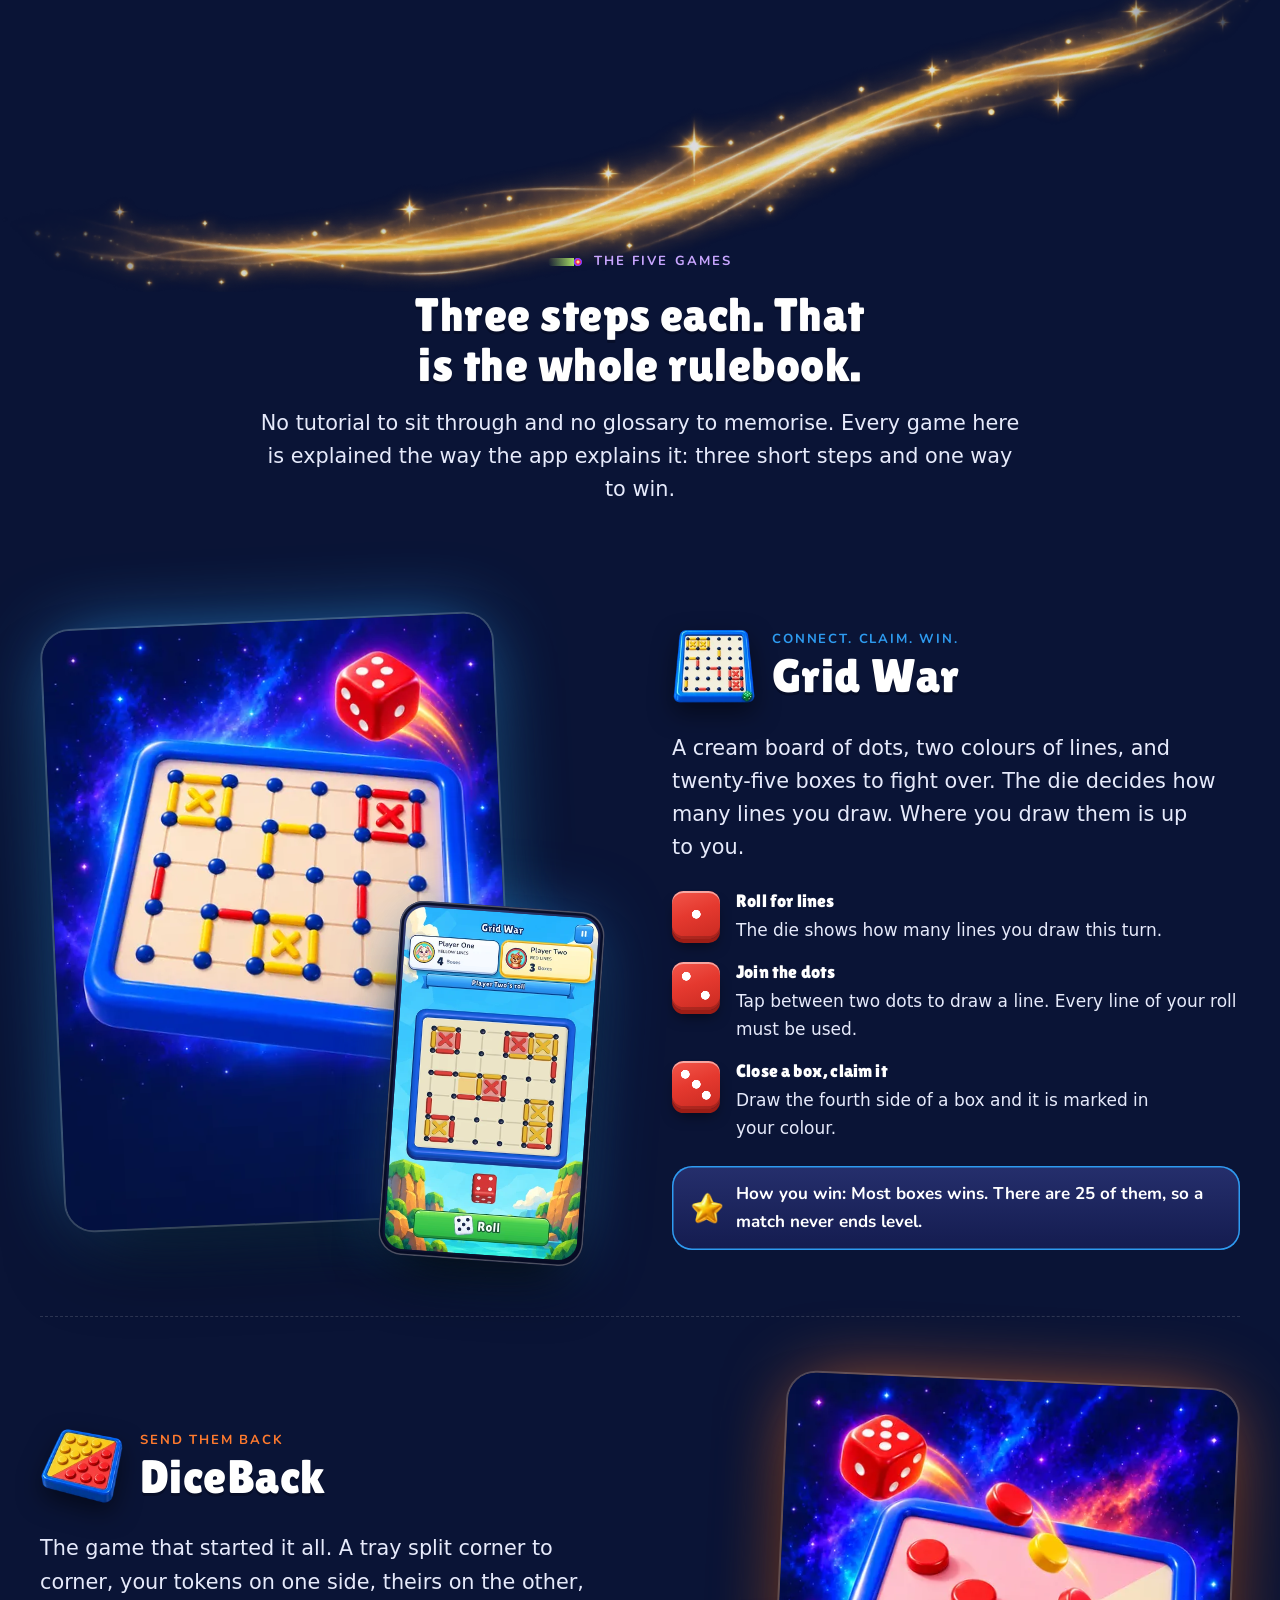
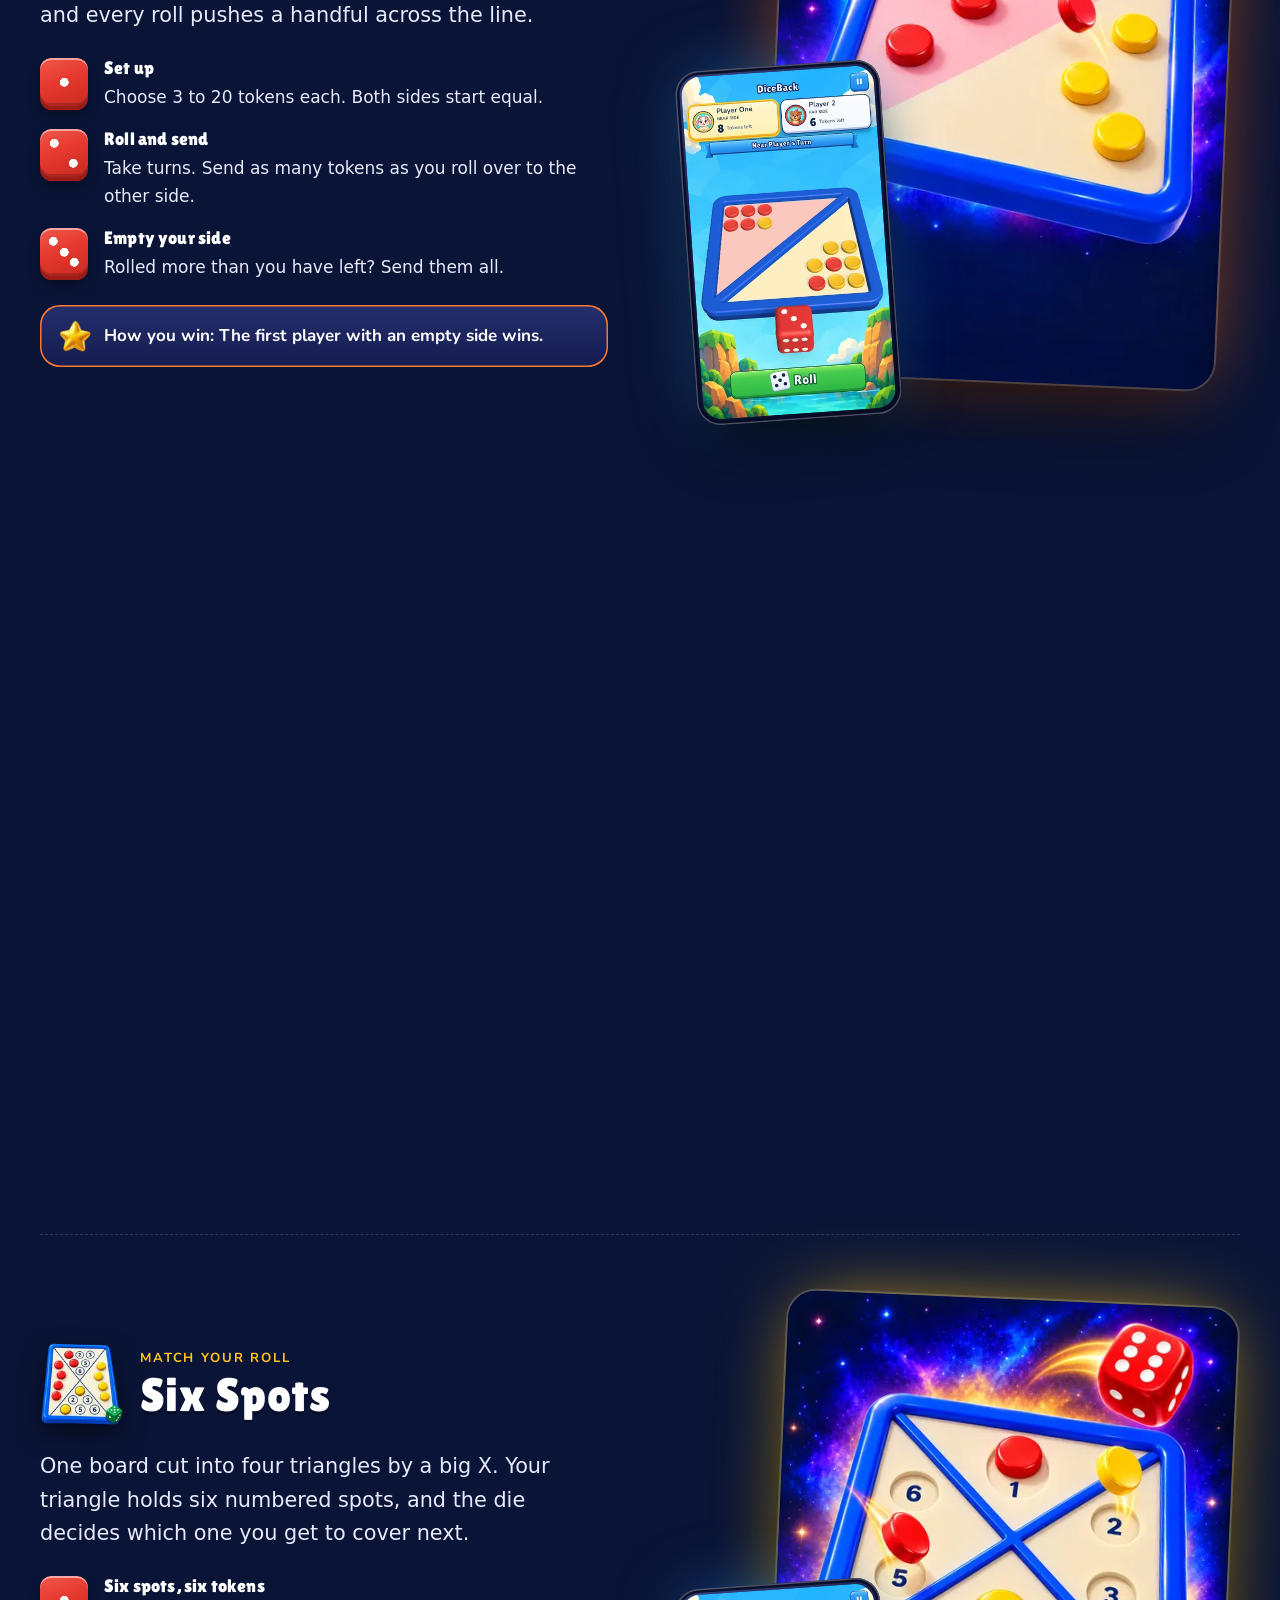
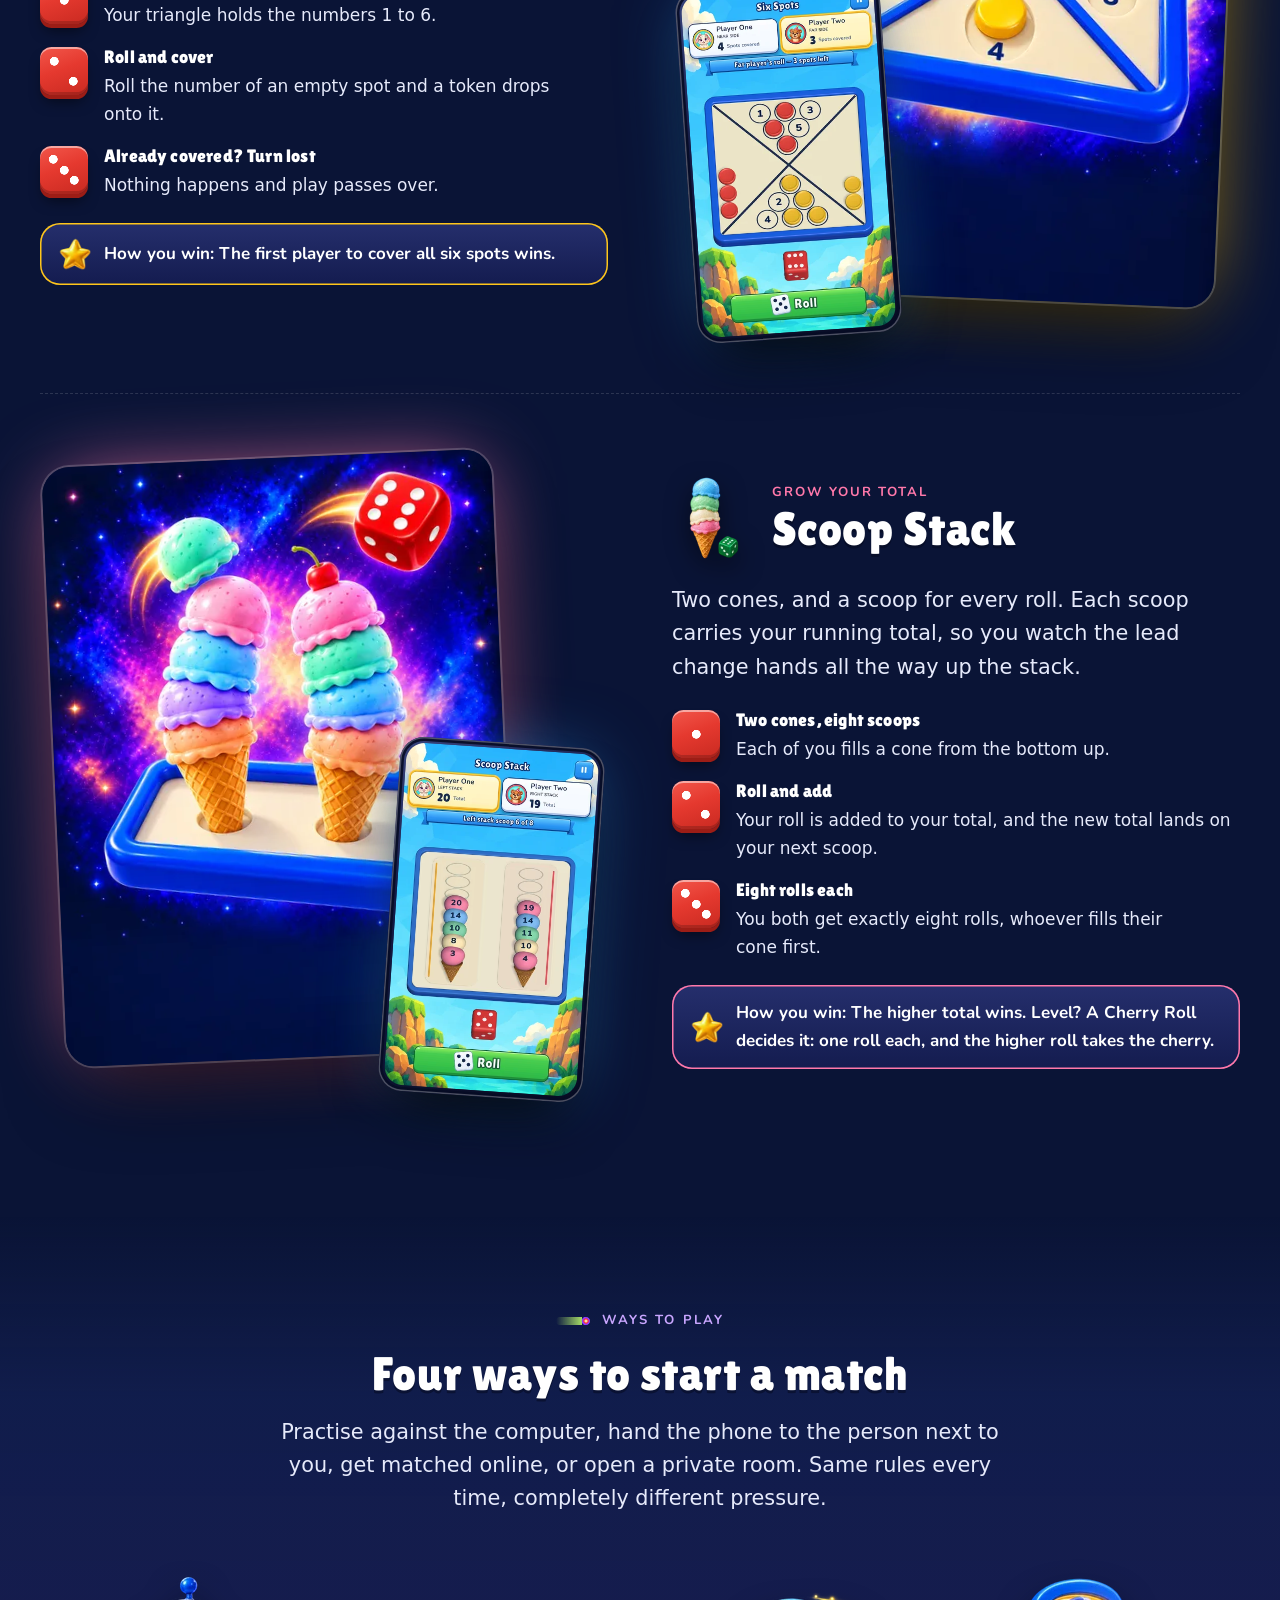
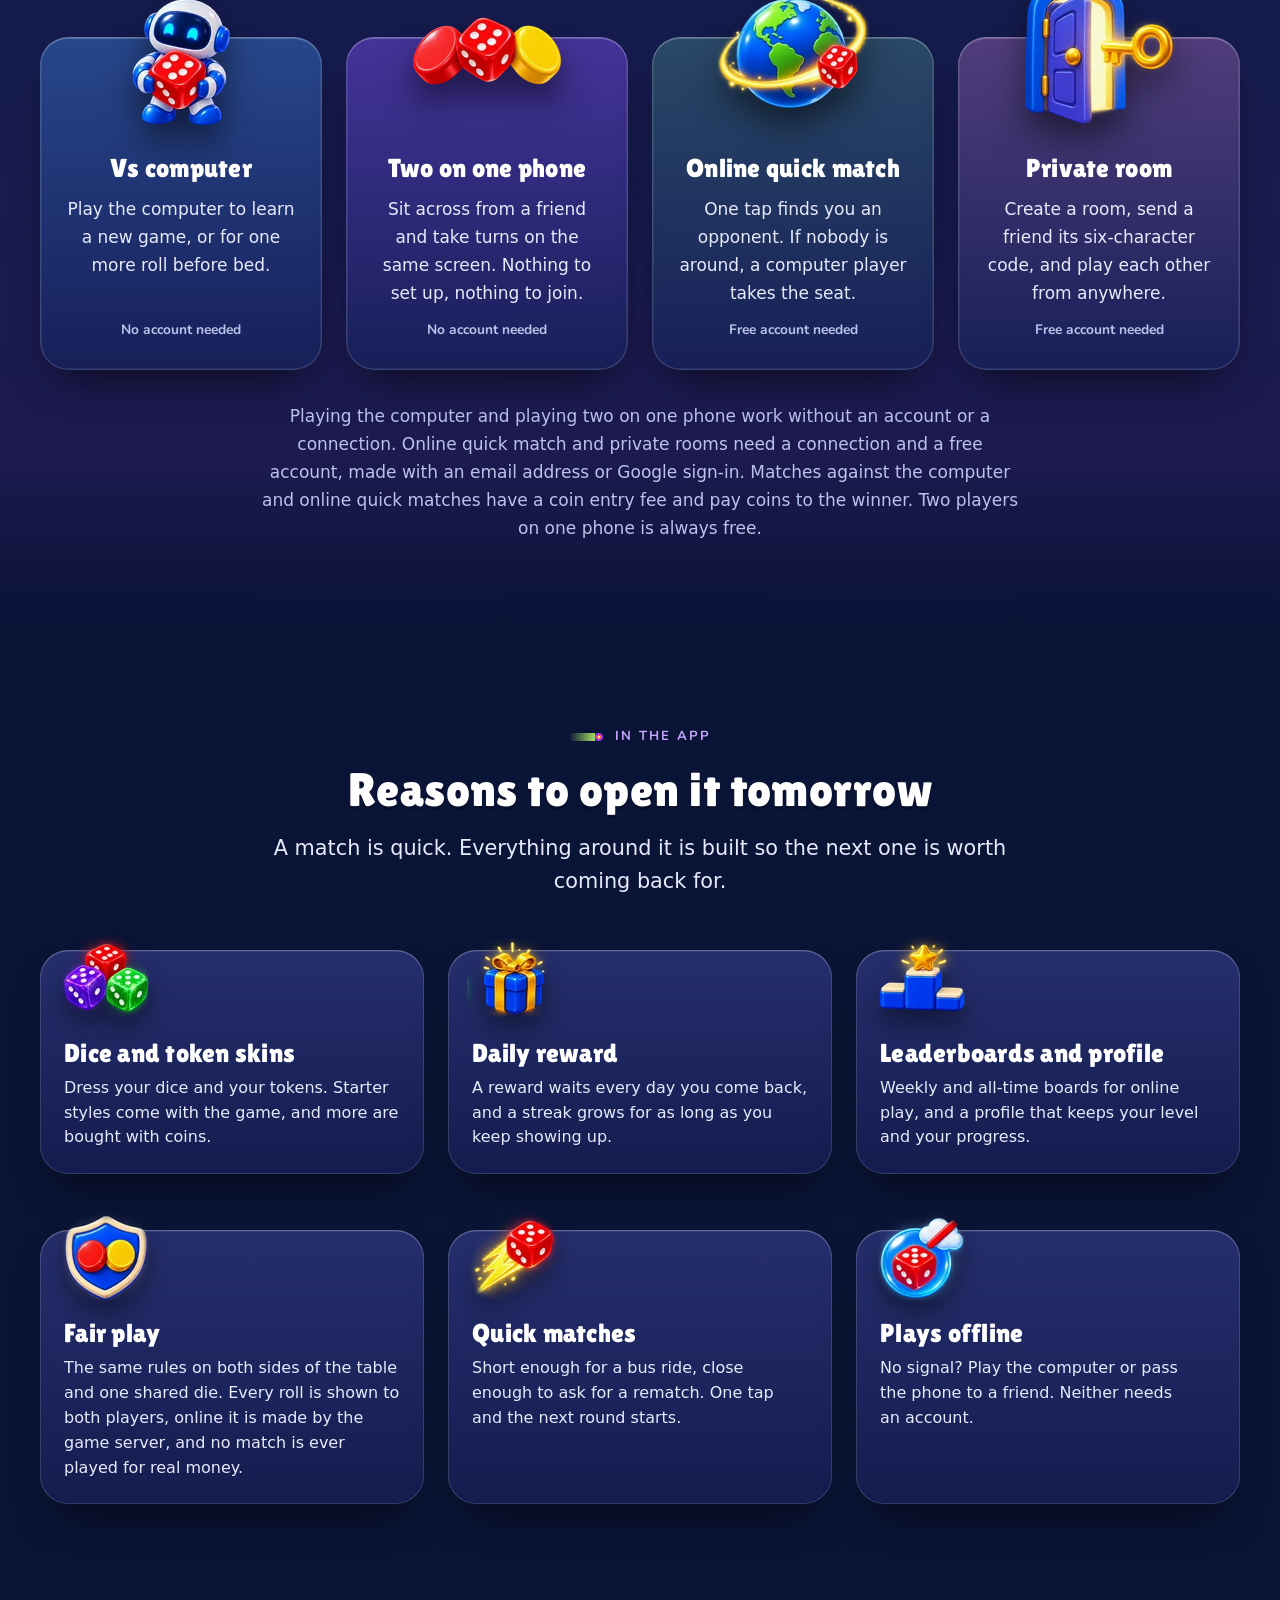
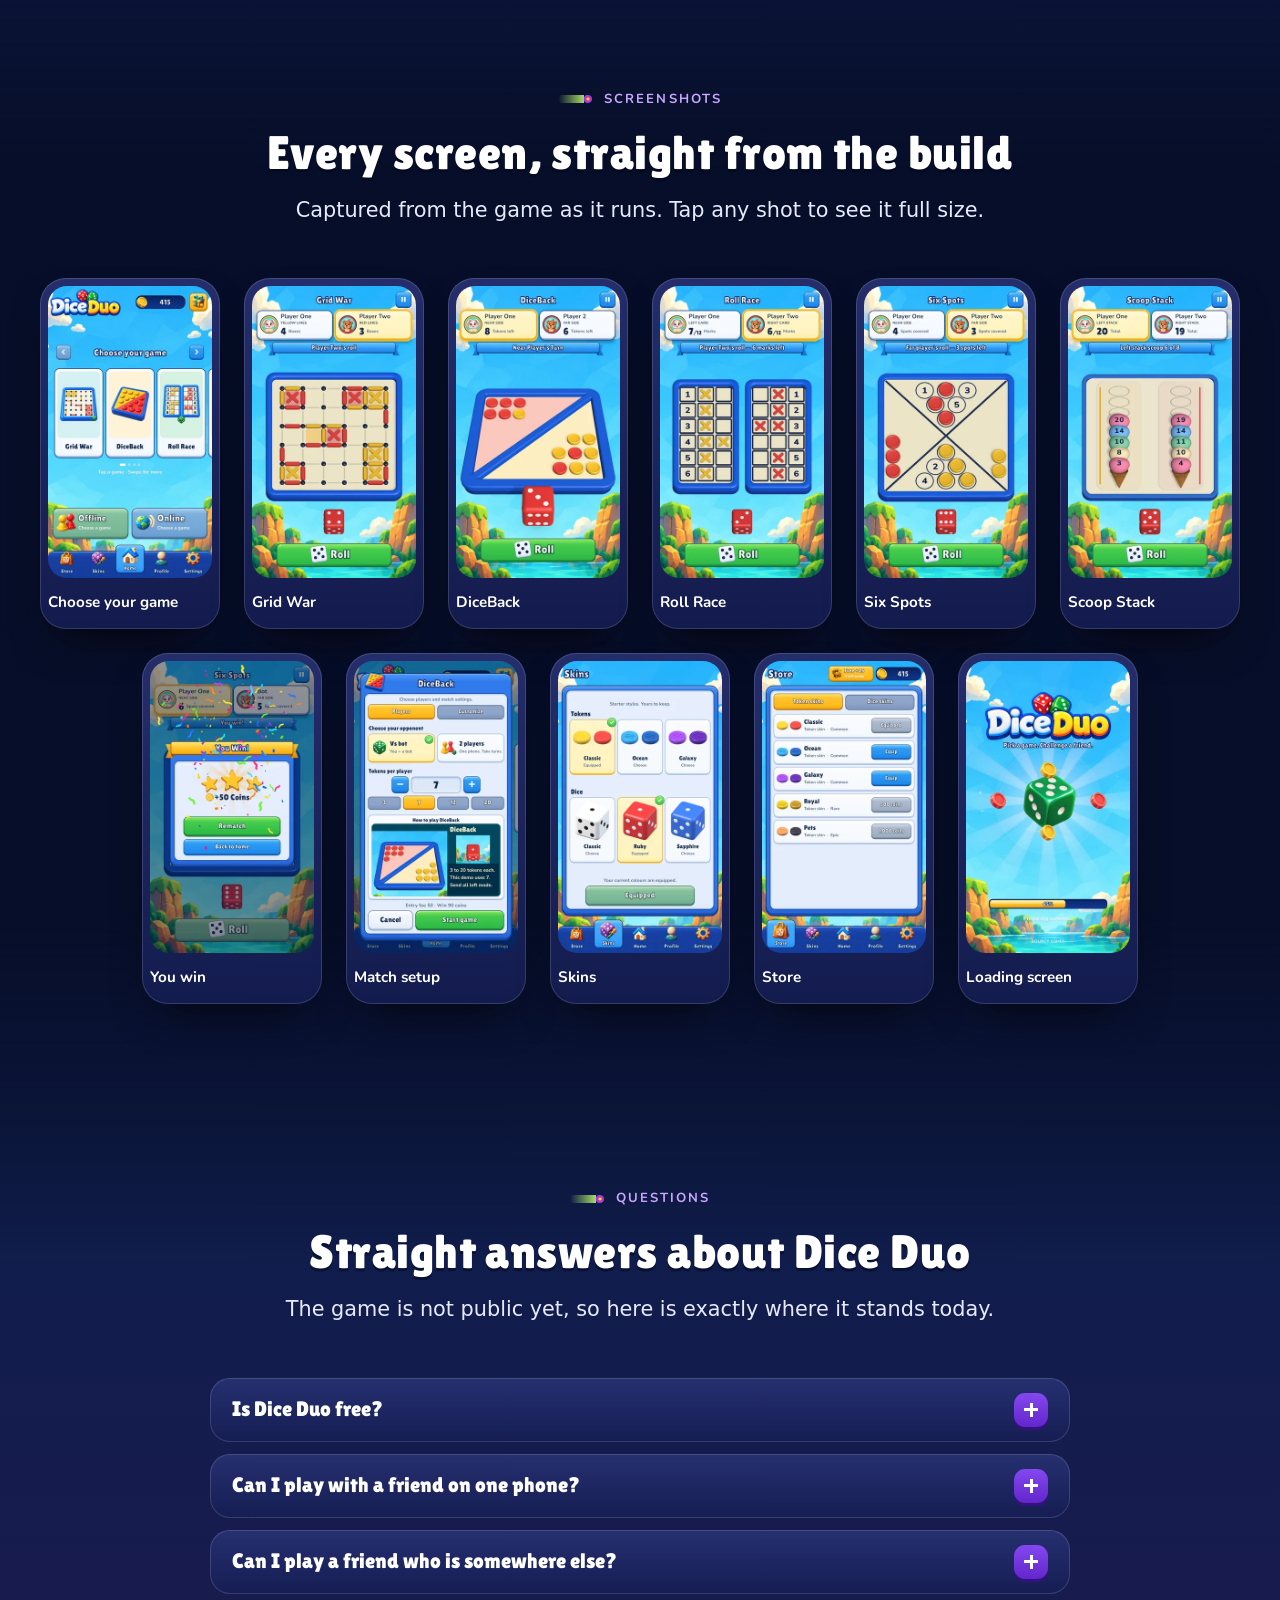
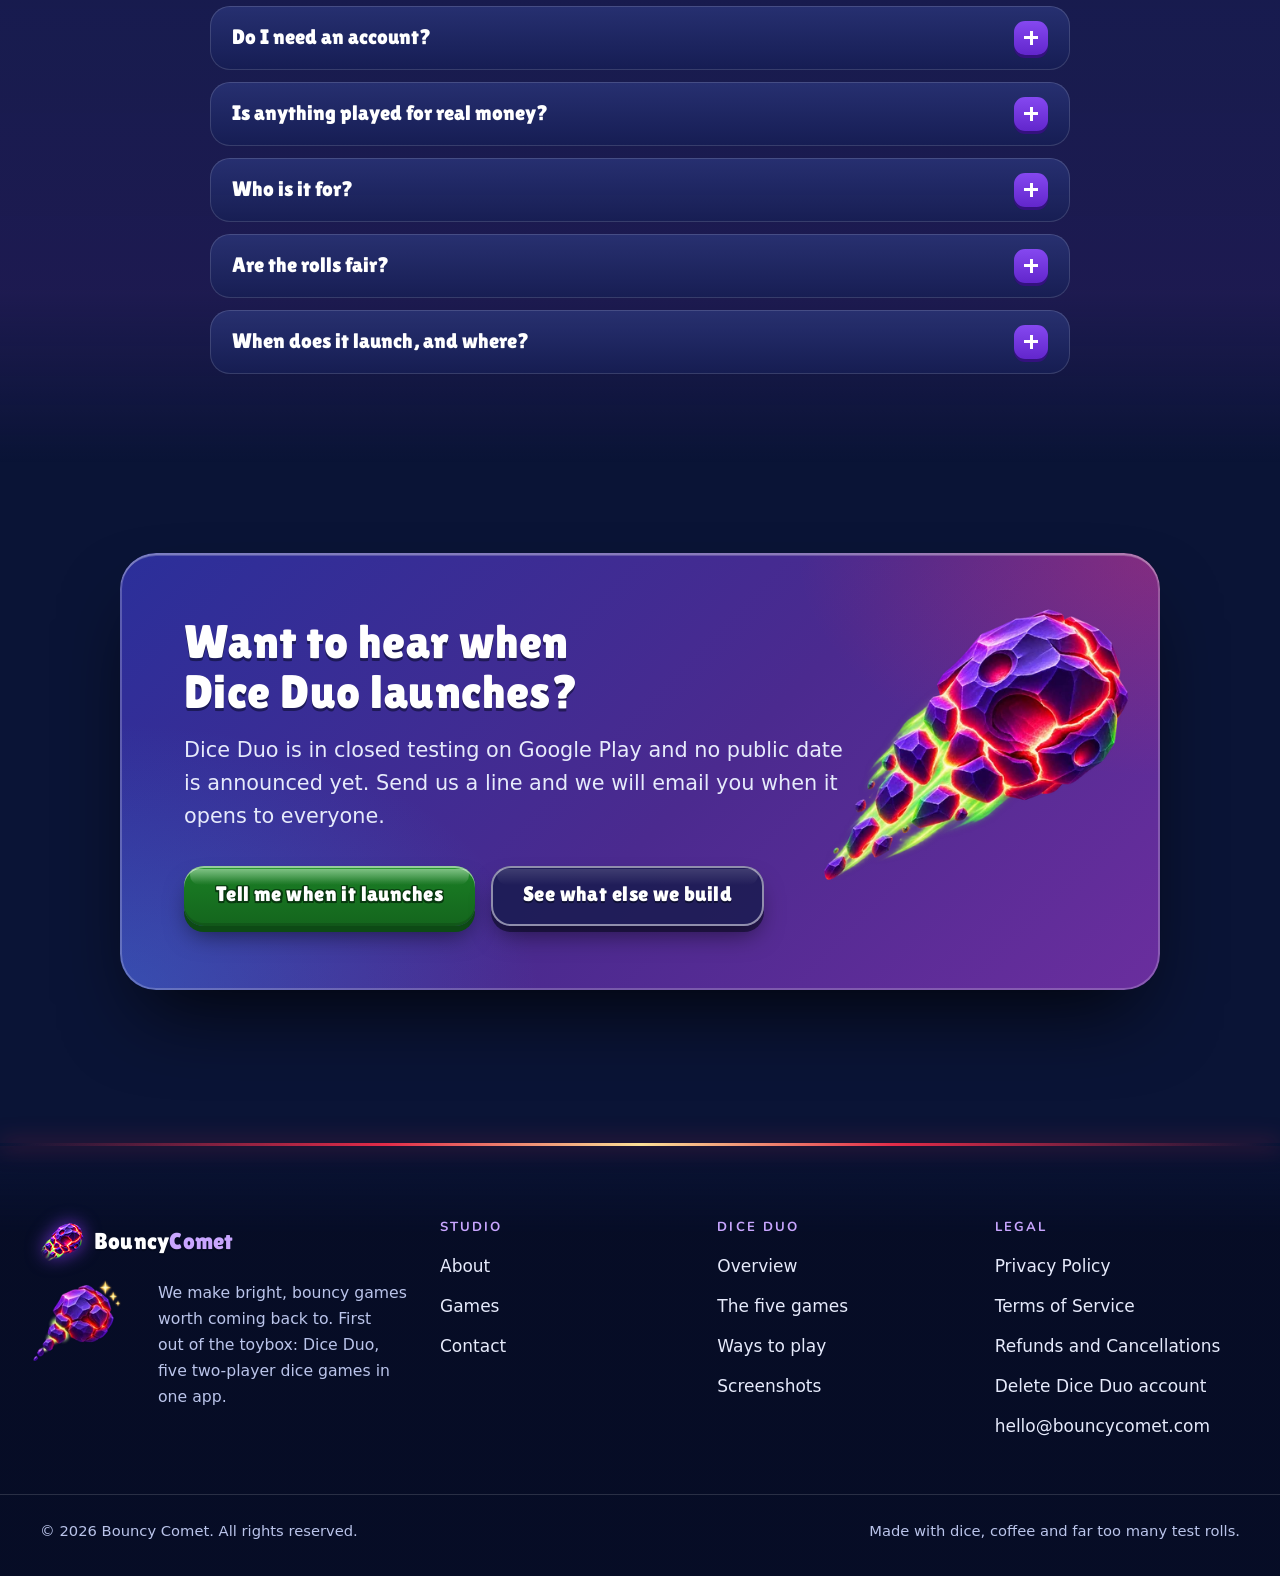
<file: diceback.html>
<!DOCTYPE html>
<html lang="en">
<head>
  <meta charset="utf-8">
  <meta name="viewport" content="width=device-width, initial-scale=1">
  <title>Dice Duo: 2 Player Dice Games | Bouncy Comet</title>
  <meta name="description" content="Dice Duo: five two-player dice games in one Android app. Grid War, DiceBack, Roll Race, Six Spots and Scoop Stack.">
  <link rel="canonical" href="https://bouncycomet.com/diceback.html">
  <meta name="theme-color" content="#0A1436">
  <meta property="og:type" content="website">
  <meta property="og:site_name" content="Bouncy Comet">
  <meta property="og:title" content="Dice Duo: 2 Player Dice Games | Bouncy Comet">
  <meta property="og:description" content="Dice Duo: five two-player dice games in one Android app. Grid War, DiceBack, Roll Race, Six Spots and Scoop Stack.">
  <meta property="og:url" content="https://bouncycomet.com/diceback.html">
  <meta property="og:image" content="https://bouncycomet.com/assets/img/og-image.jpg?v=16e1dc48">
  <meta property="og:image:width" content="1200">
  <meta property="og:image:height" content="630">
  <meta property="og:image:alt" content="Bouncy Comet, an independent mobile game studio.">
  <meta name="twitter:card" content="summary_large_image">
  <meta name="twitter:title" content="Dice Duo: 2 Player Dice Games | Bouncy Comet">
  <meta name="twitter:description" content="Dice Duo: five two-player dice games in one Android app. Grid War, DiceBack, Roll Race, Six Spots and Scoop Stack.">
  <meta name="twitter:image" content="https://bouncycomet.com/assets/img/og-image.jpg?v=16e1dc48">
  <meta name="twitter:image:alt" content="Bouncy Comet, an independent mobile game studio.">
  <link rel="icon" href="assets/icons/favicon.ico?v=2050a3d2" sizes="any">
  <link rel="icon" href="assets/icons/favicon-32.png?v=d00324c3" type="image/png" sizes="32x32">
  <link rel="apple-touch-icon" href="assets/icons/apple-touch-icon.png?v=4e0e32cf">
  <link rel="manifest" href="site.webmanifest?v=643073f1">
  <link rel="preload" href="assets/fonts/LilitaOne-Regular.woff" as="font" type="font/woff" crossorigin>
  <link rel="preload" href="assets/fonts/Nunito-Bold.woff" as="font" type="font/woff" crossorigin>
  <!-- Set before first paint so .reveal blocks and the mobile menu are only hidden when JS can show them;
       taken away again if js/main.js never arrives. -->
  <script>document.documentElement.classList.add('js');addEventListener('load',function(){window.__bc||document.documentElement.classList.remove('js')});</script>
  <link rel="stylesheet" href="css/style.css?v=34b49416">
</head>
<body>

<a class="skip" href="#main">Skip to content</a>
<header class="site-header" id="siteHeader">
  <nav class="wrap nav" aria-label="Main">
    <a class="nav__logo" href="index.html" aria-label="Bouncy Comet - home">
      <img class="nav__logo-mark" src="assets/icons/logo-mark.png?v=7af52c43" srcset="assets/icons/logo-mark.png?v=7af52c43 1x, assets/icons/logo-mark@2x.png?v=5d838990 2x, assets/icons/logo-mark@3x.png?v=66e2e5da 3x" width="44" height="44" alt="">
      <span class="nav__logo-text">Bouncy<span>Comet</span></span>
    </a>
    <button class="nav__burger" id="navBurger" type="button" aria-expanded="false" aria-controls="navLinks" aria-label="Open menu">
      <span></span><span></span><span></span>
    </button>
    <div class="nav__links" id="navLinks">
      <a class="nav__link" href="index.html">Home</a>
      <a class="nav__link" href="games.html">Games</a>
      <a class="nav__link is-active" href="diceback.html" aria-current="page">Dice Duo</a>
      <a class="nav__link" href="about.html">About</a>
      <a class="nav__cta btn btn--comet btn--sm" href="contact.html">Contact</a>
    </div>
  </nav>
</header>

<main id="main">
  <!-- ===================================================================
       1  HERO
       =================================================================== -->
  <section class="banner banner--split">
    <picture class="backdrop"><source type="image/webp" srcset="assets/art/bg-night-sky-1280.webp?v=f0efc9bd 1280w, assets/art/bg-night-sky-1920.webp?v=024bfe11 1920w" sizes="100vw"><img src="assets/art/bg-night-sky-1280.jpg?v=e23fa50f" srcset="assets/art/bg-night-sky-1280.jpg?v=e23fa50f 1280w, assets/art/bg-night-sky-1920.jpg?v=3c714ba9 1920w" sizes="100vw" width="1920" height="1080" alt="" loading="eager" fetchpriority="high"></picture>
    <div class="banner__shade"></div>
    <div class="floaters" aria-hidden="true">
      <picture class="floater floater--wide" style="--size:96px; right:3%; top:22%; --depth:.5; --tilt:14deg; --bob:7s"><source type="image/webp" srcset="assets/art/toy-die-two.webp?v=61d66f4f 1x, assets/art/toy-die-two@2x.webp?v=c788257e 2x"><img src="assets/art/toy-die-two.png?v=d67dd0e7" width="160" height="160" alt="" loading="lazy"></picture>
      <picture class="floater floater--wide" style="--size:78px; right:2%; top:66%; --depth:-.3; --tilt:-6deg; --bob:8s; --delay:-2s"><source type="image/webp" srcset="assets/art/toy-token-red.webp?v=4d50e112 1x, assets/art/toy-token-red@2x.webp?v=43be09a8 2x"><img src="assets/art/toy-token-red.png?v=a894674c" width="160" height="160" alt="" loading="lazy"></picture>
      <picture class="floater floater--wide" style="--size:52px; right:40%; top:24%; --depth:.9; --bob:5.5s; --delay:-1s"><source type="image/webp" srcset="assets/art/toy-star.webp?v=210b7ae7 1x, assets/art/toy-star@2x.webp?v=ae93a521 2x"><img src="assets/art/toy-star.png?v=64d28e29" width="160" height="160" alt="" loading="lazy"></picture>
    </div>
    <div class="wrap banner__inner">
      <div class="banner__copy">
        <p><span class="status" data-launch="soon">In closed testing on Google Play</span><span class="status" data-launch="live" hidden>Out now on Google Play</span></p>
        <h1 class="dd-title"><picture><source type="image/webp" srcset="assets/art/dice-duo-logo.webp?v=8ca54c96 1x, assets/art/dice-duo-logo@2x.webp?v=e64622bb 2x"><img src="assets/art/dice-duo-logo.png?v=6b7e9f2b" width="600" height="300" alt="Dice Duo" loading="eager"></picture> <span>2 Player Dice Games</span></h1>
        <p class="tagline">Pick a game. Challenge a friend.</p>
        <p class="lead">One app, five two-player dice games. Roll one die, move chunky toy pieces, and ask for a rematch: against the computer, across the table on one phone, or online.</p>
        <!-- data-launch: both versions of a line are written here; js/main.js (LAUNCH SWITCH, top of the file) shows one. -->
        <div class="btn-row">
          <a class="btn btn--primary btn--lg" href="contact.html" data-launch="soon">Tell me when it launches</a>
          <a class="btn btn--primary btn--lg" href="https://play.google.com/store/apps/details?id=com.bouncycomet.diceduo" data-launch="live" hidden>Get it on Google Play</a>
          <a class="btn btn--ghost btn--lg" href="#how-to-play">See the five games</a>
        </div>
        <p class="muted" data-launch="soon">On Google Play in closed testing: only invited testers can open the store page today. No public release date announced yet.</p>
        <p class="muted" data-launch="live" hidden>On Google Play for Android.</p>
      </div>

      <div class="banner__art phone-pair">
        <div class="phone phone--tilt-l"><picture><source type="image/webp" srcset="assets/shots/home.webp?v=e1c0ebad 1x, assets/shots/home@2x.webp?v=270e08db 2x"><img src="assets/shots/home.jpg?v=33d70ccd" width="360" height="640" alt="Dice Duo home screen: a shelf of game cards showing Grid War, DiceBack and Roll Race, with Offline and Online buttons below." loading="eager"></picture></div>
        <div class="phone phone--tilt-r" style="--phone:210px"><picture><source type="image/webp" srcset="assets/shots/loading.webp?v=5a885150 1x, assets/shots/loading@2x.webp?v=47865bed 2x"><img src="assets/shots/loading.jpg?v=758bb721" width="360" height="640" alt="The Dice Duo loading screen with the logo and the line: Pick a game. Challenge a friend." loading="eager"></picture></div>
      </div>
    </div>
  </section>

  <!-- ===================================================================
       2  WHAT IT IS
       =================================================================== -->
  <section class="section" id="about-game">
    <div class="wrap split reveal">
      <div class="stack--lg">
        <p class="eyebrow">What it is</p>
        <h2 class="h2 balance">A shelf of dice games for <span class="pop">two</span></h2>
        <p class="lead">Dice Duo is a collection, not one game in five costumes. Each board has its own rule and its own kind of tension: a land grab, a tug of war, two races and a climb.</p>
        <p>What they share is one die, two players, and rules short enough to explain while the other person is still sitting down.</p>
        <nav class="jump" aria-label="Jump to a game">
          <a href="#grid-war"><picture><source type="image/webp" srcset="assets/art/icon-grid-war.webp?v=b132b23d 1x, assets/art/icon-grid-war@2x.webp?v=385704b0 2x"><img src="assets/art/icon-grid-war.png?v=806e0007" width="128" height="128" alt="" loading="lazy"></picture> Grid War</a>
          <a href="#diceback"><picture><source type="image/webp" srcset="assets/art/icon-diceback.webp?v=5f20e92c 1x, assets/art/icon-diceback@2x.webp?v=8440da6e 2x"><img src="assets/art/icon-diceback.png?v=1dcffdc2" width="128" height="128" alt="" loading="lazy"></picture> DiceBack</a>
          <a href="#roll-race"><picture><source type="image/webp" srcset="assets/art/icon-roll-race.webp?v=2dbfee57 1x, assets/art/icon-roll-race@2x.webp?v=b351c77d 2x"><img src="assets/art/icon-roll-race.png?v=1e8a5301" width="128" height="128" alt="" loading="lazy"></picture> Roll Race</a>
          <a href="#six-spots"><picture><source type="image/webp" srcset="assets/art/icon-six-spots.webp?v=83ed67f4 1x, assets/art/icon-six-spots@2x.webp?v=ab9fff85 2x"><img src="assets/art/icon-six-spots.png?v=2061e041" width="128" height="128" alt="" loading="lazy"></picture> Six Spots</a>
          <a href="#scoop-stack"><picture><source type="image/webp" srcset="assets/art/icon-scoop-stack.webp?v=1c8696c5 1x, assets/art/icon-scoop-stack@2x.webp?v=959b7052 2x"><img src="assets/art/icon-scoop-stack.png?v=9a842957" width="128" height="128" alt="" loading="lazy"></picture> Scoop Stack</a>
        </nav>
      </div>

      <div class="stack--lg">
        <div class="facts">
          <div class="fact"><b>5</b><span>games in one app</span></div>
          <div class="fact"><b>4</b><span>ways to play</span></div>
          <div class="fact"><b>1</b><span>shared die</span></div>
        </div>
        <!-- Not on phones: the same screen is in the gallery below, and the page is long enough there. -->
        <div class="phone-pair hide-sm">
          <div class="phone phone--tilt-r" style="--phone:230px"><picture><source type="image/webp" srcset="assets/shots/setup.webp?v=51ee435b 1x, assets/shots/setup@2x.webp?v=9605e682 2x"><img src="assets/shots/setup.jpg?v=9c874bf3" width="360" height="640" alt="The match setup panel: choose your opponent and how many tokens each player starts with." loading="lazy"></picture></div>
        </div>
      </div>
    </div>
  </section>

  <div class="trail" aria-hidden="true"><picture><source type="image/webp" srcset="assets/art/trail-divider-600.webp?v=a92bcd1f 600w, assets/art/trail-divider-1200.webp?v=68a7f754 1200w, assets/art/trail-divider-2400.webp?v=70c3a5f7 2400w" sizes="(max-width: 1280px) 100vw, 1280px"><img src="assets/art/trail-divider.png?v=36e8bb78" width="1200" height="400" alt="" loading="lazy"></picture></div>

  <!-- ===================================================================
       3  THE FIVE GAMES - one section each, with its rules in three steps
       =================================================================== -->
  <section class="section section--tight" id="how-to-play">
    <div class="wrap">
      <div class="section__head section__head--center reveal">
        <p class="eyebrow">The five games</p>
        <h2 class="h2 balance">Three steps each. That is the whole rulebook.</h2>
        <p class="lead">No tutorial to sit through and no glossary to memorise. Every game here is explained the way the app explains it: three short steps and one way to win.</p>
      </div>

      <article class="game game--grid-war reveal" id="grid-war">
        <div class="game__media">
          <div class="game__card"><picture><source type="image/webp" srcset="assets/art/game-grid-war-300.webp?v=94c43405 300w, assets/art/game-grid-war-480.webp?v=95213a60 480w, assets/art/game-grid-war-768.webp?v=54b06141 768w" sizes="(max-width: 899px) 80vw, 450px"><img src="assets/art/game-grid-war-300.jpg?v=d8c0dc1c" srcset="assets/art/game-grid-war-300.jpg?v=d8c0dc1c 300w, assets/art/game-grid-war-480.jpg?v=fe23c1c7 480w, assets/art/game-grid-war-768.jpg?v=d6d96f4a 768w" sizes="(max-width: 899px) 80vw, 450px" width="768" height="1024" alt="Illustration: the Grid War board in its blue tray, crossed by yellow and red lines, with a red die bouncing above it." loading="lazy"></picture></div>
          <div class="phone game__phone"><picture><source type="image/webp" srcset="assets/shots/grid-war.webp?v=97f2fcff 1x, assets/shots/grid-war@2x.webp?v=1199dca9 2x"><img src="assets/shots/grid-war.jpg?v=d77f765e" width="360" height="640" alt="Grid War on a phone: lines between dots, boxes marked with an X, and the green Roll button." loading="lazy"></picture></div>
        </div>
        <div class="game__body">
          <div class="game__head">
            <picture class="game__icon"><source type="image/webp" srcset="assets/art/icon-grid-war.webp?v=b132b23d 1x, assets/art/icon-grid-war@2x.webp?v=385704b0 2x"><img src="assets/art/icon-grid-war.png?v=806e0007" width="128" height="128" alt="" loading="lazy"></picture>
            <div>
              <p class="game__kicker">Connect. Claim. Win.</p>
              <h3 class="h2">Grid War</h3>
            </div>
          </div>
          <p class="lead">A cream board of dots, two colours of lines, and twenty-five boxes to fight over. The die decides how many lines you draw. Where you draw them is up to you.</p>
          <div class="rules">
            <button class="rules__toggle" type="button" aria-expanded="false" aria-controls="rules-grid-war">How to play, in three steps</button>
            <ol class="steps" id="rules-grid-war">
              <li class="step">
                <span class="die die--1" aria-hidden="true"></span>
                <div>
                  <h4>Roll for lines</h4>
                  <p>The die shows how many lines you draw this turn.</p>
                </div>
              </li>
              <li class="step">
                <span class="die die--2" aria-hidden="true"></span>
                <div>
                  <h4>Join the dots</h4>
                  <p>Tap between two dots to draw a line. Every line of your roll must be used.</p>
                </div>
              </li>
              <li class="step">
                <span class="die die--3" aria-hidden="true"></span>
                <div>
                  <h4>Close a box, claim it</h4>
                  <p>Draw the fourth side of a box and it is marked in your colour.</p>
                </div>
              </li>
            </ol>
          </div>
          <p class="game__win"><picture><source type="image/webp" srcset="assets/art/toy-star-sm.webp?v=fa663739 1x, assets/art/toy-star-sm@2x.webp?v=407c1c1f 2x"><img src="assets/art/toy-star-sm.png?v=ee75786f" width="40" height="40" alt="" loading="lazy"></picture> <span><strong>How you win:</strong> Most boxes wins. There are 25 of them, so a match never ends level.</span></p>
        </div>
      </article>

      <article class="game game--diceback reveal" id="diceback">
        <div class="game__media">
          <div class="game__card"><picture><source type="image/webp" srcset="assets/art/game-diceback-300.webp?v=6148b446 300w, assets/art/game-diceback-480.webp?v=c2e4b069 480w, assets/art/game-diceback-768.webp?v=612faff2 768w" sizes="(max-width: 899px) 80vw, 450px"><img src="assets/art/game-diceback-300.jpg?v=5b0358f3" srcset="assets/art/game-diceback-300.jpg?v=5b0358f3 300w, assets/art/game-diceback-480.jpg?v=91a58598 480w, assets/art/game-diceback-768.jpg?v=ae500512 768w" sizes="(max-width: 899px) 80vw, 450px" width="768" height="1024" alt="Illustration: the DiceBack tray with its diagonal split, red and yellow tokens hopping across, and a red die." loading="lazy"></picture></div>
          <div class="phone game__phone"><picture><source type="image/webp" srcset="assets/shots/diceback.webp?v=9a8582ea 1x, assets/shots/diceback@2x.webp?v=3e035036 2x"><img src="assets/shots/diceback.jpg?v=fed5bffd" width="360" height="640" alt="DiceBack on a phone: a tray split diagonally with red and yellow tokens on both sides." loading="lazy"></picture></div>
        </div>
        <div class="game__body">
          <div class="game__head">
            <picture class="game__icon"><source type="image/webp" srcset="assets/art/icon-diceback.webp?v=5f20e92c 1x, assets/art/icon-diceback@2x.webp?v=8440da6e 2x"><img src="assets/art/icon-diceback.png?v=1dcffdc2" width="128" height="128" alt="" loading="lazy"></picture>
            <div>
              <p class="game__kicker">Send them back</p>
              <h3 class="h2">DiceBack</h3>
            </div>
          </div>
          <p class="lead">The game that started it all. A tray split corner to corner, your tokens on one side, theirs on the other, and every roll pushes a handful across the line.</p>
          <div class="rules">
            <button class="rules__toggle" type="button" aria-expanded="false" aria-controls="rules-diceback">How to play, in three steps</button>
            <ol class="steps" id="rules-diceback">
              <li class="step">
                <span class="die die--1" aria-hidden="true"></span>
                <div>
                  <h4>Set up</h4>
                  <p>Choose 3 to 20 tokens each. Both sides start equal.</p>
                </div>
              </li>
              <li class="step">
                <span class="die die--2" aria-hidden="true"></span>
                <div>
                  <h4>Roll and send</h4>
                  <p>Take turns. Send as many tokens as you roll over to the other side.</p>
                </div>
              </li>
              <li class="step">
                <span class="die die--3" aria-hidden="true"></span>
                <div>
                  <h4>Empty your side</h4>
                  <p>Rolled more than you have left? Send them all.</p>
                </div>
              </li>
            </ol>
          </div>
          <p class="game__win"><picture><source type="image/webp" srcset="assets/art/toy-star-sm.webp?v=fa663739 1x, assets/art/toy-star-sm@2x.webp?v=407c1c1f 2x"><img src="assets/art/toy-star-sm.png?v=ee75786f" width="40" height="40" alt="" loading="lazy"></picture> <span><strong>How you win:</strong> The first player with an empty side wins.</span></p>
        </div>
      </article>

      <article class="game game--roll-race reveal" id="roll-race">
        <div class="game__media">
          <div class="game__card"><picture><source type="image/webp" srcset="assets/art/game-roll-race-300.webp?v=27f1a767 300w, assets/art/game-roll-race-480.webp?v=9b030f7b 480w, assets/art/game-roll-race-768.webp?v=6f22f0f5 768w" sizes="(max-width: 899px) 80vw, 450px"><img src="assets/art/game-roll-race-300.jpg?v=97a10777" srcset="assets/art/game-roll-race-300.jpg?v=97a10777 300w, assets/art/game-roll-race-480.jpg?v=e8000dd3 480w, assets/art/game-roll-race-768.jpg?v=0e80acf4 768w" sizes="(max-width: 899px) 80vw, 450px" width="768" height="1024" alt="Illustration: the two Roll Race cards leaning toward each other, yellow X marks on one and red on the other, with a red die." loading="lazy"></picture></div>
          <div class="phone game__phone"><picture><source type="image/webp" srcset="assets/shots/roll-race.webp?v=741390eb 1x, assets/shots/roll-race@2x.webp?v=cb803185 2x"><img src="assets/shots/roll-race.jpg?v=f48d5cee" width="360" height="640" alt="Roll Race on a phone: two cards with rows 1 to 6 filling up with yellow and red X marks." loading="lazy"></picture></div>
        </div>
        <div class="game__body">
          <div class="game__head">
            <picture class="game__icon"><source type="image/webp" srcset="assets/art/icon-roll-race.webp?v=2dbfee57 1x, assets/art/icon-roll-race@2x.webp?v=b351c77d 2x"><img src="assets/art/icon-roll-race.png?v=1e8a5301" width="128" height="128" alt="" loading="lazy"></picture>
            <div>
              <p class="game__kicker">Roll. Mark. Race.</p>
              <h3 class="h2">Roll Race</h3>
            </div>
          </div>
          <p class="lead">Two cards side by side, six rows each. No choices to agonise over: just the die, your card, and a rival filling theirs one mark faster or slower than you.</p>
          <div class="rules">
            <button class="rules__toggle" type="button" aria-expanded="false" aria-controls="rules-roll-race">How to play, in three steps</button>
            <ol class="steps" id="rules-roll-race">
              <li class="step">
                <span class="die die--1" aria-hidden="true"></span>
                <div>
                  <h4>Two marks per number</h4>
                  <p>Your card has rows 1 to 6, with two empty cells in each.</p>
                </div>
              </li>
              <li class="step">
                <span class="die die--2" aria-hidden="true"></span>
                <div>
                  <h4>Roll and mark</h4>
                  <p>Roll a number and an X goes into that row.</p>
                </div>
              </li>
              <li class="step">
                <span class="die die--3" aria-hidden="true"></span>
                <div>
                  <h4>Row full? Turn lost</h4>
                  <p>Nothing happens and play passes over.</p>
                </div>
              </li>
            </ol>
          </div>
          <p class="game__win"><picture><source type="image/webp" srcset="assets/art/toy-star-sm.webp?v=fa663739 1x, assets/art/toy-star-sm@2x.webp?v=407c1c1f 2x"><img src="assets/art/toy-star-sm.png?v=ee75786f" width="40" height="40" alt="" loading="lazy"></picture> <span><strong>How you win:</strong> The first player to fill all 12 cells wins.</span></p>
        </div>
      </article>

      <article class="game game--six-spots reveal" id="six-spots">
        <div class="game__media">
          <div class="game__card"><picture><source type="image/webp" srcset="assets/art/game-six-spots-300.webp?v=7e190232 300w, assets/art/game-six-spots-480.webp?v=5fa597e7 480w, assets/art/game-six-spots-768.webp?v=af1bbf0e 768w" sizes="(max-width: 899px) 80vw, 450px"><img src="assets/art/game-six-spots-300.jpg?v=12736010" srcset="assets/art/game-six-spots-300.jpg?v=12736010 300w, assets/art/game-six-spots-480.jpg?v=c71b2f41 480w, assets/art/game-six-spots-768.jpg?v=78630b20 768w" sizes="(max-width: 899px) 80vw, 450px" width="768" height="1024" alt="Illustration: the Six Spots board with its big X and numbered spots, red and yellow tokens dropping onto it, and a red die." loading="lazy"></picture></div>
          <div class="phone game__phone"><picture><source type="image/webp" srcset="assets/shots/six-spots.webp?v=ec20e0be 1x, assets/shots/six-spots@2x.webp?v=aa33962f 2x"><img src="assets/shots/six-spots.jpg?v=d83d96a7" width="360" height="640" alt="Six Spots on a phone: a board divided by a big X with tokens covering numbered spots." loading="lazy"></picture></div>
        </div>
        <div class="game__body">
          <div class="game__head">
            <picture class="game__icon"><source type="image/webp" srcset="assets/art/icon-six-spots.webp?v=83ed67f4 1x, assets/art/icon-six-spots@2x.webp?v=ab9fff85 2x"><img src="assets/art/icon-six-spots.png?v=2061e041" width="128" height="128" alt="" loading="lazy"></picture>
            <div>
              <p class="game__kicker">Match your roll</p>
              <h3 class="h2">Six Spots</h3>
            </div>
          </div>
          <p class="lead">One board cut into four triangles by a big X. Your triangle holds six numbered spots, and the die decides which one you get to cover next.</p>
          <div class="rules">
            <button class="rules__toggle" type="button" aria-expanded="false" aria-controls="rules-six-spots">How to play, in three steps</button>
            <ol class="steps" id="rules-six-spots">
              <li class="step">
                <span class="die die--1" aria-hidden="true"></span>
                <div>
                  <h4>Six spots, six tokens</h4>
                  <p>Your triangle holds the numbers 1 to 6.</p>
                </div>
              </li>
              <li class="step">
                <span class="die die--2" aria-hidden="true"></span>
                <div>
                  <h4>Roll and cover</h4>
                  <p>Roll the number of an empty spot and a token drops onto it.</p>
                </div>
              </li>
              <li class="step">
                <span class="die die--3" aria-hidden="true"></span>
                <div>
                  <h4>Already covered? Turn lost</h4>
                  <p>Nothing happens and play passes over.</p>
                </div>
              </li>
            </ol>
          </div>
          <p class="game__win"><picture><source type="image/webp" srcset="assets/art/toy-star-sm.webp?v=fa663739 1x, assets/art/toy-star-sm@2x.webp?v=407c1c1f 2x"><img src="assets/art/toy-star-sm.png?v=ee75786f" width="40" height="40" alt="" loading="lazy"></picture> <span><strong>How you win:</strong> The first player to cover all six spots wins.</span></p>
        </div>
      </article>

      <article class="game game--scoop-stack reveal" id="scoop-stack">
        <div class="game__media">
          <div class="game__card"><picture><source type="image/webp" srcset="assets/art/game-scoop-stack-300.webp?v=06049c68 300w, assets/art/game-scoop-stack-480.webp?v=48f1059b 480w, assets/art/game-scoop-stack-768.webp?v=793428b0 768w" sizes="(max-width: 899px) 80vw, 450px"><img src="assets/art/game-scoop-stack-300.jpg?v=73ecd7c0" srcset="assets/art/game-scoop-stack-300.jpg?v=73ecd7c0 300w, assets/art/game-scoop-stack-480.jpg?v=2bd0a2c6 480w, assets/art/game-scoop-stack-768.jpg?v=30b3ed75 768w" sizes="(max-width: 899px) 80vw, 450px" width="768" height="1024" alt="Illustration: two ice-cream cones with tall stacks of pastel scoops, a cherry on one of them, and a red die." loading="lazy"></picture></div>
          <div class="phone game__phone"><picture><source type="image/webp" srcset="assets/shots/scoop-stack.webp?v=24c564f5 1x, assets/shots/scoop-stack@2x.webp?v=a52612af 2x"><img src="assets/shots/scoop-stack.jpg?v=1e13535b" width="360" height="640" alt="Scoop Stack on a phone: two cones with numbered scoops stacking up." loading="lazy"></picture></div>
        </div>
        <div class="game__body">
          <div class="game__head">
            <picture class="game__icon"><source type="image/webp" srcset="assets/art/icon-scoop-stack.webp?v=1c8696c5 1x, assets/art/icon-scoop-stack@2x.webp?v=959b7052 2x"><img src="assets/art/icon-scoop-stack.png?v=9a842957" width="128" height="128" alt="" loading="lazy"></picture>
            <div>
              <p class="game__kicker">Grow your total</p>
              <h3 class="h2">Scoop Stack</h3>
            </div>
          </div>
          <p class="lead">Two cones, and a scoop for every roll. Each scoop carries your running total, so you watch the lead change hands all the way up the stack.</p>
          <div class="rules">
            <button class="rules__toggle" type="button" aria-expanded="false" aria-controls="rules-scoop-stack">How to play, in three steps</button>
            <ol class="steps" id="rules-scoop-stack">
              <li class="step">
                <span class="die die--1" aria-hidden="true"></span>
                <div>
                  <h4>Two cones, eight scoops</h4>
                  <p>Each of you fills a cone from the bottom up.</p>
                </div>
              </li>
              <li class="step">
                <span class="die die--2" aria-hidden="true"></span>
                <div>
                  <h4>Roll and add</h4>
                  <p>Your roll is added to your total, and the new total lands on your next scoop.</p>
                </div>
              </li>
              <li class="step">
                <span class="die die--3" aria-hidden="true"></span>
                <div>
                  <h4>Eight rolls each</h4>
                  <p>You both get exactly eight rolls, whoever fills their cone first.</p>
                </div>
              </li>
            </ol>
          </div>
          <p class="game__win"><picture><source type="image/webp" srcset="assets/art/toy-star-sm.webp?v=fa663739 1x, assets/art/toy-star-sm@2x.webp?v=407c1c1f 2x"><img src="assets/art/toy-star-sm.png?v=ee75786f" width="40" height="40" alt="" loading="lazy"></picture> <span><strong>How you win:</strong> The higher total wins. Level? A Cherry Roll decides it: one roll each, and the higher roll takes the cherry.</span></p>
        </div>
      </article>
    </div>
  </section>

  <!-- ===================================================================
       4  WAYS TO PLAY
       =================================================================== -->
  <section class="section section--tint" id="modes">
    <div class="wrap">
      <div class="section__head section__head--center reveal">
        <p class="eyebrow">Ways to play</p>
        <h2 class="h2 balance">Four ways to start a match</h2>
        <p class="lead">Practise against the computer, hand the phone to the person next to you, get matched online, or open a private room. Same rules every time, completely different pressure.</p>
      </div>

      <div class="grid grid--4 reveal">
        <article class="mode">
          <picture class="mode__art"><source type="image/webp" srcset="assets/art/mode-computer.webp?v=0b3035df 1x, assets/art/mode-computer@2x.webp?v=5a42a2c3 2x"><img src="assets/art/mode-computer.png?v=dcb52613" width="168" height="168" alt="" loading="lazy"></picture>
          <h3 class="h3">Vs computer</h3>
          <p>Play the computer to learn a new game, or for one more roll before bed.</p>
          <p class="mode__note">No account needed</p>
        </article>
        <article class="mode">
          <picture class="mode__art"><source type="image/webp" srcset="assets/art/mode-same-phone.webp?v=5d5d3c56 1x, assets/art/mode-same-phone@2x.webp?v=0195aac9 2x"><img src="assets/art/mode-same-phone.png?v=e558ecff" width="168" height="168" alt="" loading="lazy"></picture>
          <h3 class="h3">Two on one phone</h3>
          <p>Sit across from a friend and take turns on the same screen. Nothing to set up, nothing to join.</p>
          <p class="mode__note">No account needed</p>
        </article>
        <article class="mode">
          <picture class="mode__art"><source type="image/webp" srcset="assets/art/mode-online.webp?v=94144bb4 1x, assets/art/mode-online@2x.webp?v=0db0cc8e 2x"><img src="assets/art/mode-online.png?v=276d7daa" width="168" height="168" alt="" loading="lazy"></picture>
          <h3 class="h3">Online quick match</h3>
          <p>One tap finds you an opponent. If nobody is around, a computer player takes the seat.</p>
          <p class="mode__note">Free account needed</p>
        </article>
        <article class="mode">
          <picture class="mode__art"><source type="image/webp" srcset="assets/art/mode-private-room.webp?v=b621b866 1x, assets/art/mode-private-room@2x.webp?v=d5f3425d 2x"><img src="assets/art/mode-private-room.png?v=438fbc78" width="168" height="168" alt="" loading="lazy"></picture>
          <h3 class="h3">Private room</h3>
          <p>Create a room, send a friend its six-character code, and play each other from anywhere.</p>
          <p class="mode__note">Free account needed</p>
        </article>
      </div>

      <p class="note mt-6 reveal">Playing the computer and playing two on one phone work without an account or a connection. Online quick match and private rooms need a connection and a free account, made with an email address or Google sign-in. Matches against the computer and online quick matches have a coin entry fee and pay coins to the winner. Two players on one phone is always free.</p>
    </div>
  </section>

  <!-- ===================================================================
       5  FEATURES
       =================================================================== -->
  <section class="section" id="features">
    <div class="wrap">
      <div class="section__head section__head--center reveal">
        <p class="eyebrow">In the app</p>
        <h2 class="h2 balance">Reasons to open it tomorrow</h2>
        <p class="lead">A match is quick. Everything around it is built so the next one is worth coming back for.</p>
      </div>

      <div class="features features--3 reveal">
        <article class="feature">
          <picture class="feature__icon"><source type="image/webp" srcset="assets/art/feature-skins.webp?v=5c564e21 1x, assets/art/feature-skins@2x.webp?v=8d343955 2x"><img src="assets/art/feature-skins.png?v=36534191" width="96" height="96" alt="" loading="lazy"></picture>
          <div>
            <h3 class="h3">Dice and token skins</h3>
            <p>Dress your dice and your tokens. Starter styles come with the game, and more are bought with coins.</p>
          </div>
        </article>
        <article class="feature">
          <picture class="feature__icon"><source type="image/webp" srcset="assets/art/feature-daily-reward.webp?v=5da9d9a6 1x, assets/art/feature-daily-reward@2x.webp?v=e9714948 2x"><img src="assets/art/feature-daily-reward.png?v=ca1d3a77" width="96" height="96" alt="" loading="lazy"></picture>
          <div>
            <h3 class="h3">Daily reward</h3>
            <p>A reward waits every day you come back, and a streak grows for as long as you keep showing up.</p>
          </div>
        </article>
        <article class="feature">
          <picture class="feature__icon"><source type="image/webp" srcset="assets/art/feature-leaderboard.webp?v=25089bfd 1x, assets/art/feature-leaderboard@2x.webp?v=98a12eb9 2x"><img src="assets/art/feature-leaderboard.png?v=b39a0b0c" width="96" height="96" alt="" loading="lazy"></picture>
          <div>
            <h3 class="h3">Leaderboards and profile</h3>
            <p>Weekly and all-time boards for online play, and a profile that keeps your level and your progress.</p>
          </div>
        </article>
        <article class="feature">
          <picture class="feature__icon"><source type="image/webp" srcset="assets/art/feature-fair-play.webp?v=170fa4d6 1x, assets/art/feature-fair-play@2x.webp?v=c209449e 2x"><img src="assets/art/feature-fair-play.png?v=46a0297c" width="96" height="96" alt="" loading="lazy"></picture>
          <div>
            <h3 class="h3">Fair play</h3>
            <p>The same rules on both sides of the table and one shared die. Every roll is shown to both players, online it is made by the game server, and no match is ever played for real money.</p>
          </div>
        </article>
        <article class="feature">
          <picture class="feature__icon"><source type="image/webp" srcset="assets/art/feature-fast-matches.webp?v=e5ac977a 1x, assets/art/feature-fast-matches@2x.webp?v=2c5c917e 2x"><img src="assets/art/feature-fast-matches.png?v=e150cef2" width="96" height="96" alt="" loading="lazy"></picture>
          <div>
            <h3 class="h3">Quick matches</h3>
            <p>Short enough for a bus ride, close enough to ask for a rematch. One tap and the next round starts.</p>
          </div>
        </article>
        <article class="feature">
          <picture class="feature__icon"><source type="image/webp" srcset="assets/art/feature-offline.webp?v=e52ad202 1x, assets/art/feature-offline@2x.webp?v=c5f4a23e 2x"><img src="assets/art/feature-offline.png?v=82854f94" width="96" height="96" alt="" loading="lazy"></picture>
          <div>
            <h3 class="h3">Plays offline</h3>
            <p>No signal? Play the computer or pass the phone to a friend. Neither needs an account.</p>
          </div>
        </article>
      </div>
    </div>
  </section>

  <!-- ===================================================================
       6  SCREENSHOTS - every tile opens the lightbox
       =================================================================== -->
  <section class="section section--dark" id="screens">
    <div class="wrap">
      <div class="section__head section__head--center reveal">
        <p class="eyebrow">Screenshots</p>
        <h2 class="h2 balance">Every screen, straight from the build</h2>
        <p class="lead">Captured from the game as it runs. Tap any shot to see it full size.</p>
      </div>

      <div class="rail rail--phone reveal" data-label="screenshots">
      <div class="rail__track shots" role="group" aria-label="Screens from Dice Duo">
        <button class="shot" type="button" data-full="assets/shots/home@2x.webp?v=270e08db">
          <picture><source type="image/webp" srcset="assets/shots/home.webp?v=e1c0ebad 1x, assets/shots/home@2x.webp?v=270e08db 2x"><img src="assets/shots/home.jpg?v=33d70ccd" width="360" height="640" alt="Dice Duo home screen: a shelf of game cards showing Grid War, DiceBack and Roll Race, with Offline and Online buttons below." loading="lazy"></picture>
          <span class="shot__cap">Choose your game</span>
        </button>
        <button class="shot" type="button" data-full="assets/shots/grid-war@2x.webp?v=1199dca9">
          <picture><source type="image/webp" srcset="assets/shots/grid-war.webp?v=97f2fcff 1x, assets/shots/grid-war@2x.webp?v=1199dca9 2x"><img src="assets/shots/grid-war.jpg?v=d77f765e" width="360" height="640" alt="Grid War mid-match: yellow and red lines between dots, several boxes marked with an X, a red die and the green Roll button." loading="lazy"></picture>
          <span class="shot__cap">Grid War</span>
        </button>
        <button class="shot" type="button" data-full="assets/shots/diceback@2x.webp?v=3e035036">
          <picture><source type="image/webp" srcset="assets/shots/diceback.webp?v=9a8582ea 1x, assets/shots/diceback@2x.webp?v=3e035036 2x"><img src="assets/shots/diceback.jpg?v=fed5bffd" width="360" height="640" alt="DiceBack mid-match: a blue tray split diagonally, with red and yellow tokens on both sides and a red die below." loading="lazy"></picture>
          <span class="shot__cap">DiceBack</span>
        </button>
        <button class="shot" type="button" data-full="assets/shots/roll-race@2x.webp?v=cb803185">
          <picture><source type="image/webp" srcset="assets/shots/roll-race.webp?v=741390eb 1x, assets/shots/roll-race@2x.webp?v=cb803185 2x"><img src="assets/shots/roll-race.jpg?v=f48d5cee" width="360" height="640" alt="Roll Race mid-match: two cards with rows 1 to 6, yellow X marks on the left card and red X marks on the right." loading="lazy"></picture>
          <span class="shot__cap">Roll Race</span>
        </button>
        <button class="shot" type="button" data-full="assets/shots/six-spots@2x.webp?v=aa33962f">
          <picture><source type="image/webp" srcset="assets/shots/six-spots.webp?v=ec20e0be 1x, assets/shots/six-spots@2x.webp?v=aa33962f 2x"><img src="assets/shots/six-spots.jpg?v=d83d96a7" width="360" height="640" alt="Six Spots mid-match: a board divided by a big X, with red and yellow tokens covering numbered spots." loading="lazy"></picture>
          <span class="shot__cap">Six Spots</span>
        </button>
        <button class="shot" type="button" data-full="assets/shots/scoop-stack@2x.webp?v=a52612af">
          <picture><source type="image/webp" srcset="assets/shots/scoop-stack.webp?v=24c564f5 1x, assets/shots/scoop-stack@2x.webp?v=a52612af 2x"><img src="assets/shots/scoop-stack.jpg?v=1e13535b" width="360" height="640" alt="Scoop Stack mid-match: two ice-cream cones with numbered scoops stacking up, the totals at 20 and 19." loading="lazy"></picture>
          <span class="shot__cap">Scoop Stack</span>
        </button>
        <button class="shot" type="button" data-full="assets/shots/win@2x.webp?v=74fefcd0">
          <picture><source type="image/webp" srcset="assets/shots/win.webp?v=7e80fcb4 1x, assets/shots/win@2x.webp?v=74fefcd0 2x"><img src="assets/shots/win.jpg?v=b017197e" width="360" height="640" alt="The You Win screen: three stars, a coin reward, and Rematch and Back to home buttons." loading="lazy"></picture>
          <span class="shot__cap">You win</span>
        </button>
        <button class="shot" type="button" data-full="assets/shots/setup@2x.webp?v=9605e682">
          <picture><source type="image/webp" srcset="assets/shots/setup.webp?v=51ee435b 1x, assets/shots/setup@2x.webp?v=9605e682 2x"><img src="assets/shots/setup.jpg?v=9c874bf3" width="360" height="640" alt="The DiceBack setup panel: choose Vs bot or 2 players and how many tokens each player starts with." loading="lazy"></picture>
          <span class="shot__cap">Match setup</span>
        </button>
        <button class="shot" type="button" data-full="assets/shots/skins@2x.webp?v=2c6d3001">
          <picture><source type="image/webp" srcset="assets/shots/skins.webp?v=e9013502 1x, assets/shots/skins@2x.webp?v=2c6d3001 2x"><img src="assets/shots/skins.jpg?v=3a8e675a" width="360" height="640" alt="The skins screen: token styles Classic, Ocean and Galaxy, and dice styles Classic, Ruby and Sapphire." loading="lazy"></picture>
          <span class="shot__cap">Skins</span>
        </button>
        <button class="shot" type="button" data-full="assets/shots/store@2x.webp?v=a317af4e">
          <picture><source type="image/webp" srcset="assets/shots/store.webp?v=e79bebc7 1x, assets/shots/store@2x.webp?v=a317af4e 2x"><img src="assets/shots/store.jpg?v=61cc30e3" width="360" height="640" alt="The store: a list of token skins named Classic, Ocean, Galaxy, Royal and Pets." loading="lazy"></picture>
          <span class="shot__cap">Store</span>
        </button>
        <button class="shot" type="button" data-full="assets/shots/loading@2x.webp?v=47865bed">
          <picture><source type="image/webp" srcset="assets/shots/loading.webp?v=5a885150 1x, assets/shots/loading@2x.webp?v=47865bed 2x"><img src="assets/shots/loading.jpg?v=758bb721" width="360" height="640" alt="The Dice Duo loading screen with the logo and the line: Pick a game. Challenge a friend." loading="lazy"></picture>
          <span class="shot__cap">Loading screen</span>
        </button>
      </div>
      </div>
    </div>
  </section>

  <!-- ===================================================================
       7  FAQ
       =================================================================== -->
  <section class="section section--tint" id="faq">
    <div class="wrap wrap--narrow">
      <div class="section__head section__head--center reveal">
        <p class="eyebrow">Questions</p>
        <h2 class="h2 balance">Straight answers about Dice Duo</h2>
        <p class="lead"><span data-launch="soon">The game is not public yet, so here is exactly where it stands today.</span><span data-launch="live" hidden>Short answers to the things players ask us first.</span></p>
      </div>

      <div class="faq reveal">
        <details>
          <summary>Is Dice Duo free?</summary>
          <p>Yes. The download is free and no purchase is needed to play. Coins are collected by playing, from the daily reward and from optional rewarded ads, and they are spent inside the game: on match entry fees and on things like skins and boosters. Matches against the computer and online quick matches have a coin entry fee and pay coins to the winner. Two players on one phone is always free. Where purchases are offered, optional coin packs and one-time bundles are sold through Google Play, at the price Google Play shows. Coins and items have no cash value. Our <a href="terms.html#purchases">Terms of Service</a> and our <a href="refunds.html">Refunds and Cancellations</a> page explain how purchases work.</p>
        </details>
        <details>
          <summary>Can I play with a friend on one phone?</summary>
          <p>Yes, in all five games. Choose two players, sit across from each other and take turns on the same screen. No second phone, no account and no connection.</p>
        </details>
        <details>
          <summary>Can I play a friend who is somewhere else?</summary>
          <p>Yes. Create a private room, send your friend its six-character code, and you are in the same match. You both need a free account and a connection.</p>
        </details>
        <details>
          <summary>Do I need an account?</summary>
          <p>Not to start. Playing the computer and playing two on one phone need no account. Online quick match, private rooms, the store, daily rewards and leaderboards need a free account, made with an email address or Google sign-in.</p>
        </details>
        <details>
          <summary>Is anything played for real money?</summary>
          <p>No. Dice Duo is a set of dice board games played for fun. Coins are game pieces with no cash value, whether you earn them or buy them: they cannot be withdrawn, sold or exchanged for money, and there are no cash prizes.</p>
        </details>
        <details>
          <summary>Who is it for?</summary>
          <p>Players aged 13 and over. The rules are simple enough to learn in one round, but the app has online play and ads, so it is not made for younger children.</p>
        </details>
        <details>
          <summary>Are the rolls fair?</summary>
          <p>Every roll is one fair six-sided die, and both players always see the result. In online matches the roll is made by the game server, never by either phone.</p>
        </details>
        <details data-launch="soon">
          <summary>When does it launch, and where?</summary>
          <p>Dice Duo is on Google Play in closed testing, for Android: only invited testers can open its store page today. We have not announced a public release date, and we would rather open it when the matches feel right than name a date we have to walk back. Message us and we will tell you when it opens to everyone.</p>
        </details>
        <details data-launch="live" hidden>
          <summary>Where can I get it?</summary>
          <p>Dice Duo is on Google Play for Android. <a href="https://play.google.com/store/apps/details?id=com.bouncycomet.diceduo">Get it on Google Play</a>.</p>
        </details>
      </div>
    </div>
  </section>

  <section class="cta-band">
    <div class="wrap reveal">
      <div class="cta cta--with-art">
        <h2 class="h2 balance"><span data-launch="soon">Want to hear when Dice Duo launches?</span><span data-launch="live" hidden>Ready for the first roll?</span></h2>
        <p class="lead"><span data-launch="soon">Dice Duo is in closed testing on Google Play and no public date is announced yet. Send us a line and we will email you when it opens to everyone.</span><span data-launch="live" hidden>Dice Duo is on Google Play for Android. Pick a game and challenge a friend.</span></p>
        <div class="btn-row">
          <a class="btn btn--primary btn--lg" href="contact.html" data-launch="soon">Tell me when it launches</a>
          <a class="btn btn--primary btn--lg" href="https://play.google.com/store/apps/details?id=com.bouncycomet.diceduo" data-launch="live" hidden>Get it on Google Play</a>
          <a class="btn btn--ghost btn--lg" href="games.html">See what else we build</a>
        </div>
      </div>
      <picture class="cta__art"><source type="image/webp" srcset="assets/art/mascot-hero-200.webp?v=5a182c80 200w, assets/art/mascot-hero-400.webp?v=4823a43c 400w, assets/art/mascot-hero-800.webp?v=de3af2d6 800w" sizes="(max-width: 760px) 150px, (max-width: 1270px) 26vw, 330px"><img src="assets/art/mascot-hero.png?v=40ed311d" width="400" height="400" alt="Comet, the Bouncy Comet mascot: a purple rock comet with glowing red lava cracks, flying on a green-yellow trail of rock chunks" loading="lazy"></picture>
    </div>
  </section>
</main>

<footer class="site-footer">
  <div class="wrap footer__grid">
    <div class="footer__brand">
      <a class="nav__logo" href="index.html" aria-label="Bouncy Comet - home">
        <img class="nav__logo-mark" src="assets/icons/logo-mark.png?v=7af52c43" srcset="assets/icons/logo-mark.png?v=7af52c43 1x, assets/icons/logo-mark@2x.png?v=5d838990 2x, assets/icons/logo-mark@3x.png?v=66e2e5da 3x" width="44" height="44" alt="">
        <span class="nav__logo-text">Bouncy<span>Comet</span></span>
      </a>
      <picture class="footer__mascot"><source type="image/webp" srcset="assets/art/mascot-wave-sm.webp?v=4ca5598c 1x, assets/art/mascot-wave-sm@2x.webp?v=2ddb4091 2x"><img src="assets/art/mascot-wave-sm.png?v=08e10111" width="120" height="120" alt="Comet, the Bouncy Comet mascot: a purple rock comet with glowing red cracks and a sparkle of stars" loading="lazy"></picture>
      <p class="footer__tag">We make bright, bouncy games worth coming back to. First out of the toybox: Dice Duo, five two-player dice games in one app.</p>
    </div>
    <div class="footer__col">
      <h2 class="footer__head">Studio</h2>
      <ul class="footer__links">
        <li><a href="about.html">About</a></li>
        <li><a href="games.html">Games</a></li>
        <li><a href="contact.html">Contact</a></li>
      </ul>
    </div>
    <div class="footer__col">
      <h2 class="footer__head">Dice Duo</h2>
      <ul class="footer__links">
        <li><a href="diceback.html">Overview</a></li>
        <li><a href="diceback.html#how-to-play">The five games</a></li>
        <li><a href="diceback.html#modes">Ways to play</a></li>
        <li><a href="diceback.html#screens">Screenshots</a></li>
      </ul>
    </div>
    <div class="footer__col">
      <h2 class="footer__head">Legal</h2>
      <ul class="footer__links">
        <li><a href="privacy.html">Privacy Policy</a></li>
        <li><a href="terms.html">Terms of Service</a></li>
        <li><a href="refunds.html">Refunds and Cancellations</a></li>
        <li><a href="account-deletion.html">Delete Dice Duo account</a></li>
        <li><a href="mailto:hello@bouncycomet.com">hello@bouncycomet.com</a></li>
      </ul>
    </div>
  </div>
  <div class="wrap footer__bottom">
    <p>&copy; <span id="year">2026</span> Bouncy Comet. All rights reserved.</p>
    <p>Made with dice, coffee and far too many test rolls.</p>
  </div>
</footer>

<script type="application/ld+json">
{
  "@context": "https://schema.org",
  "@type": "FAQPage",
  "mainEntity": [
    {
      "@type": "Question",
      "name": "Is Dice Duo free?",
      "acceptedAnswer": {
        "@type": "Answer",
        "text": "Yes. The download is free and no purchase is needed to play. Coins are collected by playing, from the daily reward and from optional rewarded ads, and they are spent inside the game: on match entry fees and on things like skins and boosters. Matches against the computer and online quick matches have a coin entry fee and pay coins to the winner. Two players on one phone is always free. Where purchases are offered, optional coin packs and one-time bundles are sold through Google Play, at the price Google Play shows. Coins and items have no cash value. Our Terms of Service and our Refunds and Cancellations page explain how purchases work."
      }
    },
    {
      "@type": "Question",
      "name": "Can I play with a friend on one phone?",
      "acceptedAnswer": {
        "@type": "Answer",
        "text": "Yes, in all five games. Choose two players, sit across from each other and take turns on the same screen. No second phone, no account and no connection."
      }
    },
    {
      "@type": "Question",
      "name": "Can I play a friend who is somewhere else?",
      "acceptedAnswer": {
        "@type": "Answer",
        "text": "Yes. Create a private room, send your friend its six-character code, and you are in the same match. You both need a free account and a connection."
      }
    },
    {
      "@type": "Question",
      "name": "Do I need an account?",
      "acceptedAnswer": {
        "@type": "Answer",
        "text": "Not to start. Playing the computer and playing two on one phone need no account. Online quick match, private rooms, the store, daily rewards and leaderboards need a free account, made with an email address or Google sign-in."
      }
    },
    {
      "@type": "Question",
      "name": "Is anything played for real money?",
      "acceptedAnswer": {
        "@type": "Answer",
        "text": "No. Dice Duo is a set of dice board games played for fun. Coins are game pieces with no cash value, whether you earn them or buy them: they cannot be withdrawn, sold or exchanged for money, and there are no cash prizes."
      }
    },
    {
      "@type": "Question",
      "name": "Who is it for?",
      "acceptedAnswer": {
        "@type": "Answer",
        "text": "Players aged 13 and over. The rules are simple enough to learn in one round, but the app has online play and ads, so it is not made for younger children."
      }
    },
    {
      "@type": "Question",
      "name": "Are the rolls fair?",
      "acceptedAnswer": {
        "@type": "Answer",
        "text": "Every roll is one fair six-sided die, and both players always see the result. In online matches the roll is made by the game server, never by either phone."
      }
    }
  ]
}
</script>

<script type="application/ld+json">
{
  "@context": "https://schema.org",
  "@type": [
    "VideoGame",
    "SoftwareApplication"
  ],
  "name": "Dice Duo: 2 Player Dice Games",
  "alternateName": "Dice Duo",
  "url": "https://bouncycomet.com/diceback.html",
  "image": "https://bouncycomet.com/assets/img/og-image.jpg?v=16e1dc48",
  "description": "Dice Duo is one app with five two-player dice games: Grid War, DiceBack, Roll Race, Six Spots and Scoop Stack. Play against the computer, two players on one phone, an online quick match or a private room with a code.",
  "slogan": "Pick a game. Challenge a friend.",
  "applicationCategory": "GameApplication",
  "applicationSubCategory": "Board Game",
  "genre": [
    "Board",
    "Dice",
    "Casual",
    "Multiplayer"
  ],
  "operatingSystem": "Android",
  "gamePlatform": [
    "Android"
  ],
  "playMode": [
    "SinglePlayer",
    "MultiPlayer"
  ],
  "numberOfPlayers": {
    "@type": "QuantitativeValue",
    "minValue": 1,
    "maxValue": 2
  },
  "inLanguage": "en",
  "author": {
    "@type": "Organization",
    "name": "Bouncy Comet",
    "url": "https://bouncycomet.com/",
    "email": "hello@bouncycomet.com"
  },
  "publisher": {
    "@type": "Organization",
    "name": "Bouncy Comet",
    "url": "https://bouncycomet.com/"
  }
}
</script>

<script src="js/main.js?v=83903227" defer></script>
</body>
</html>
</file>
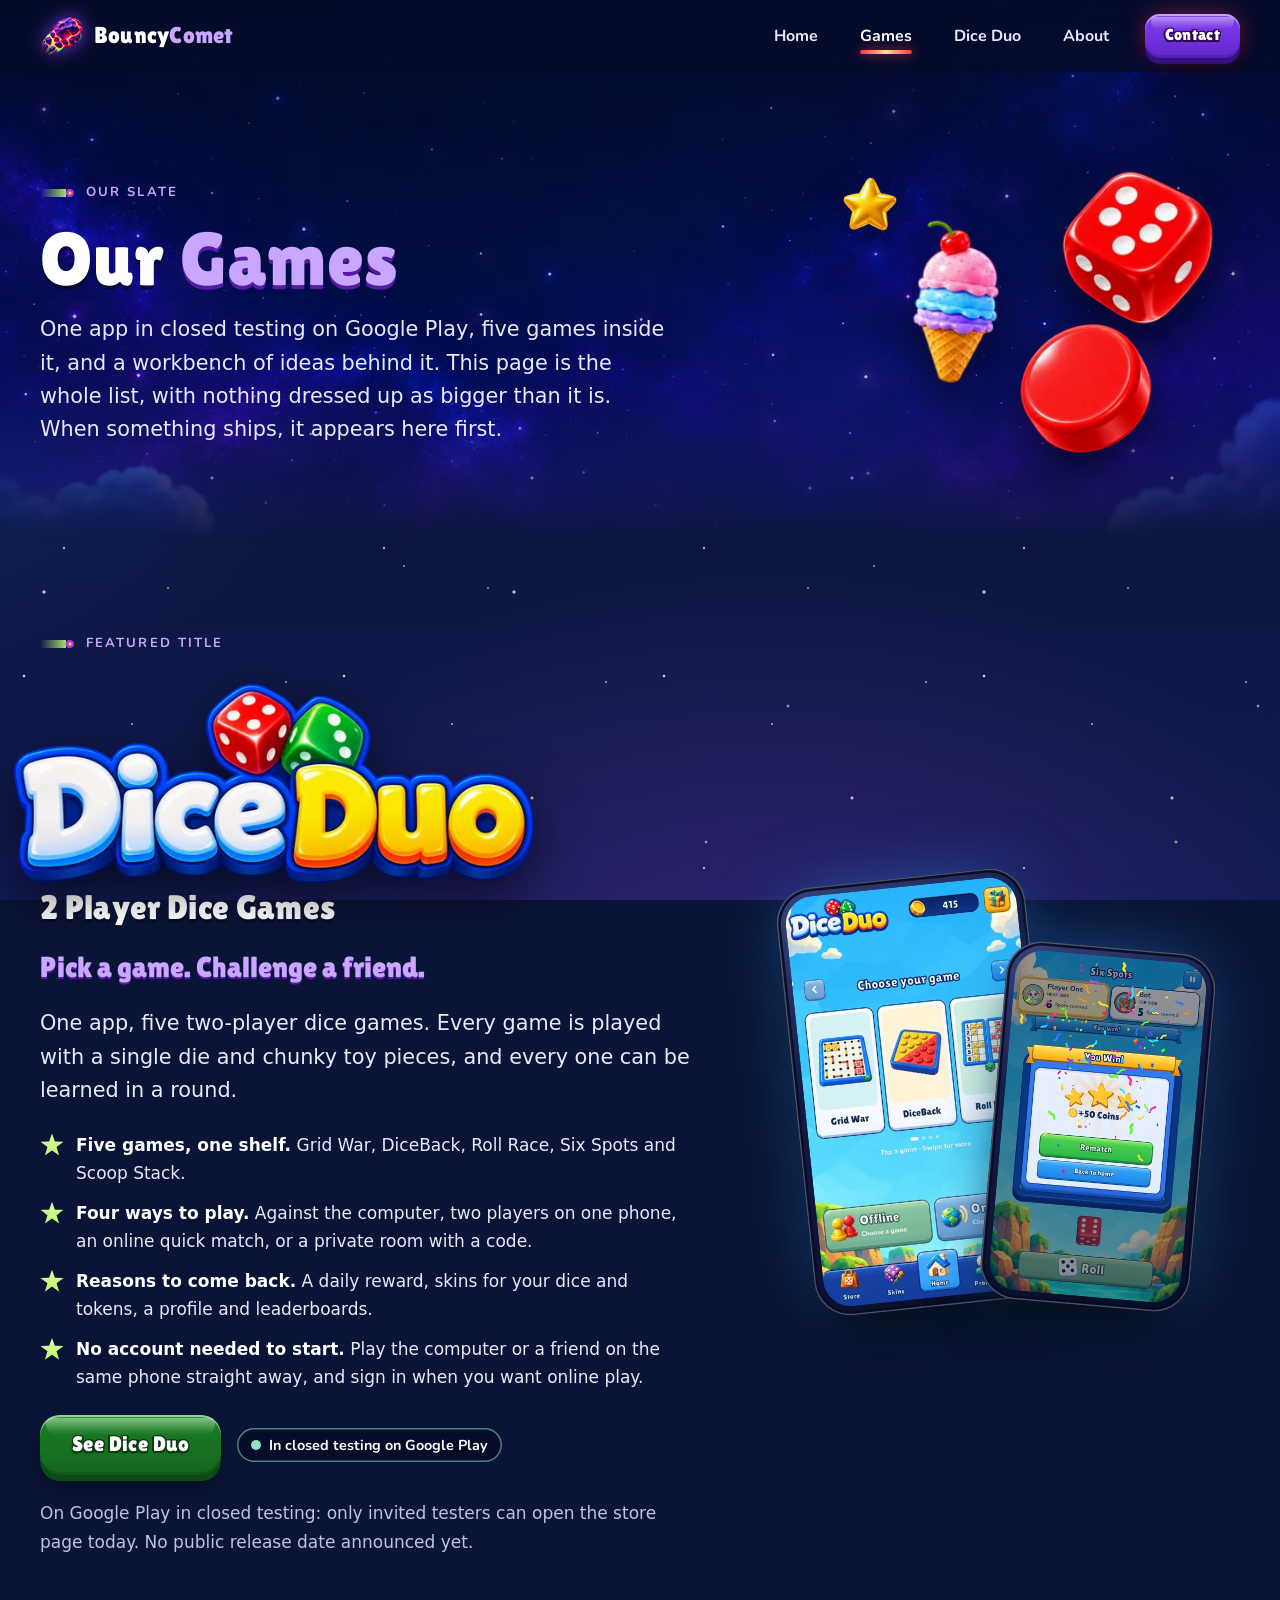
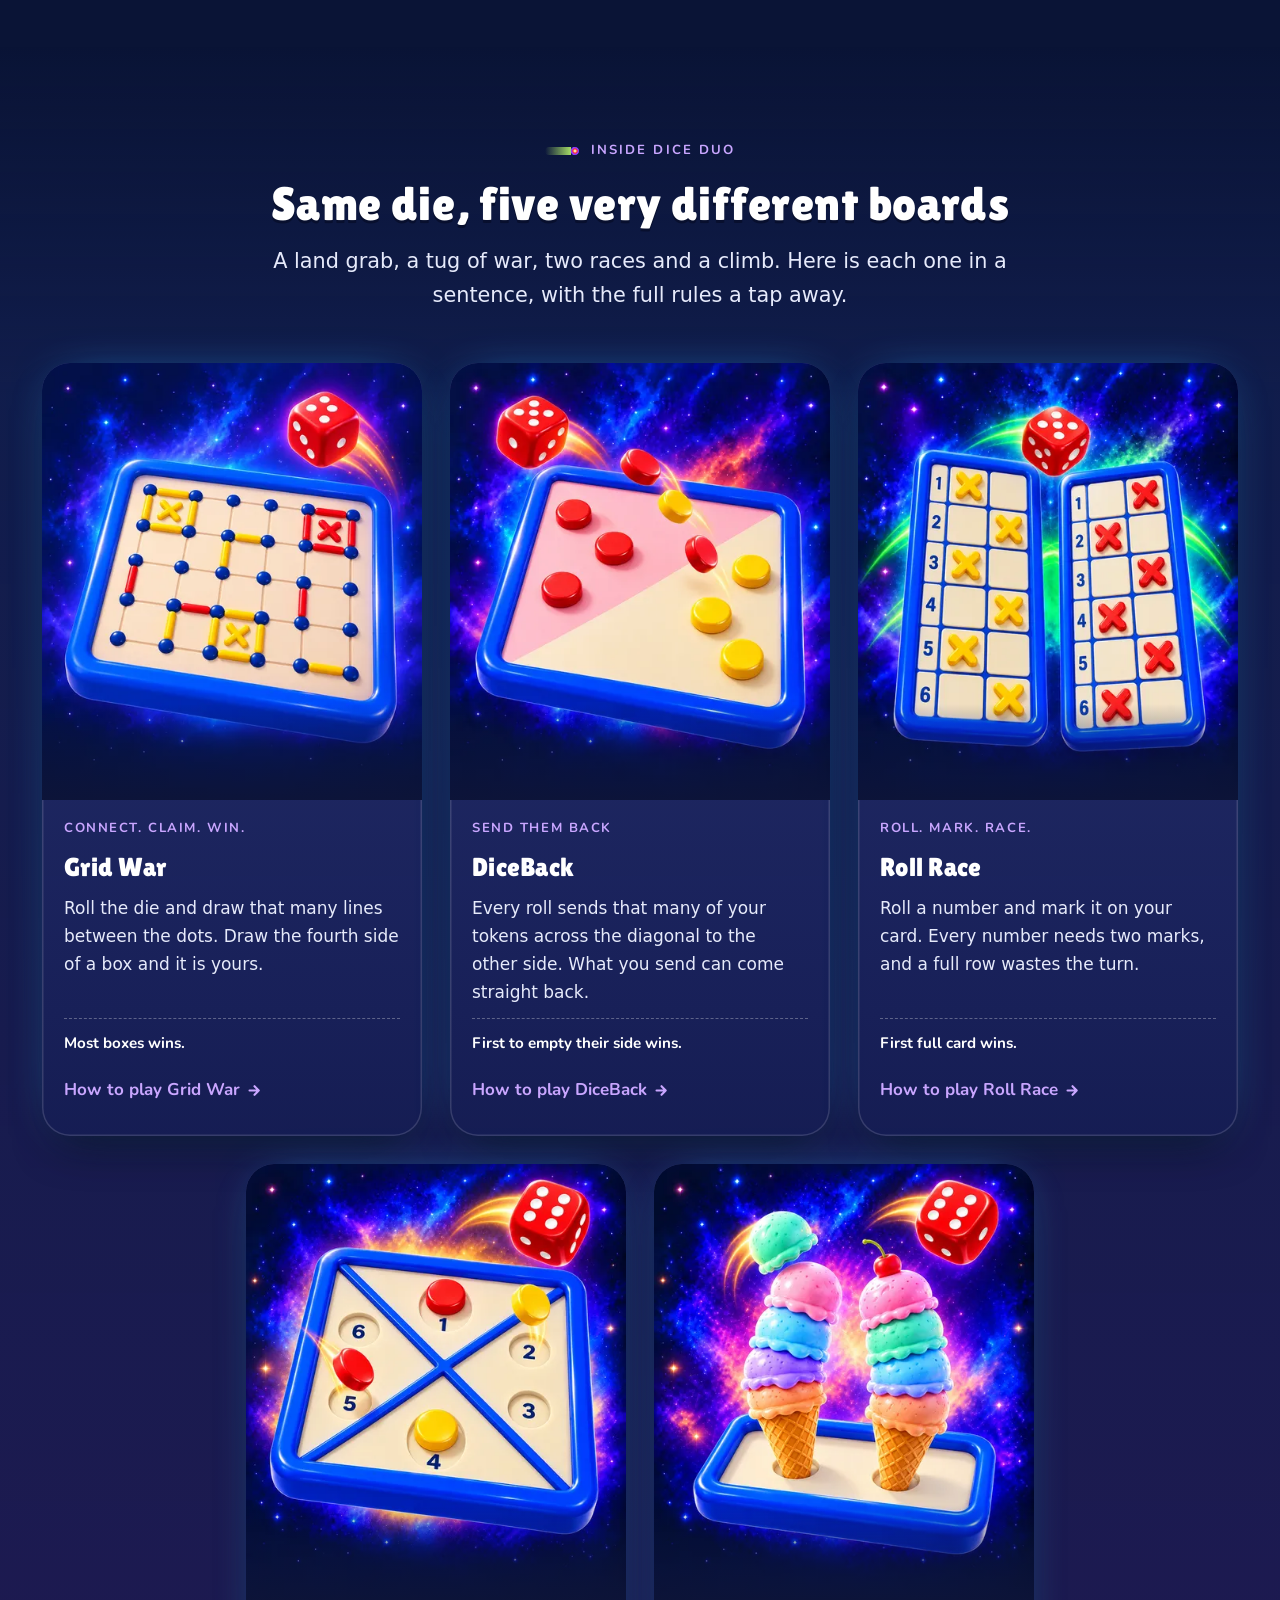
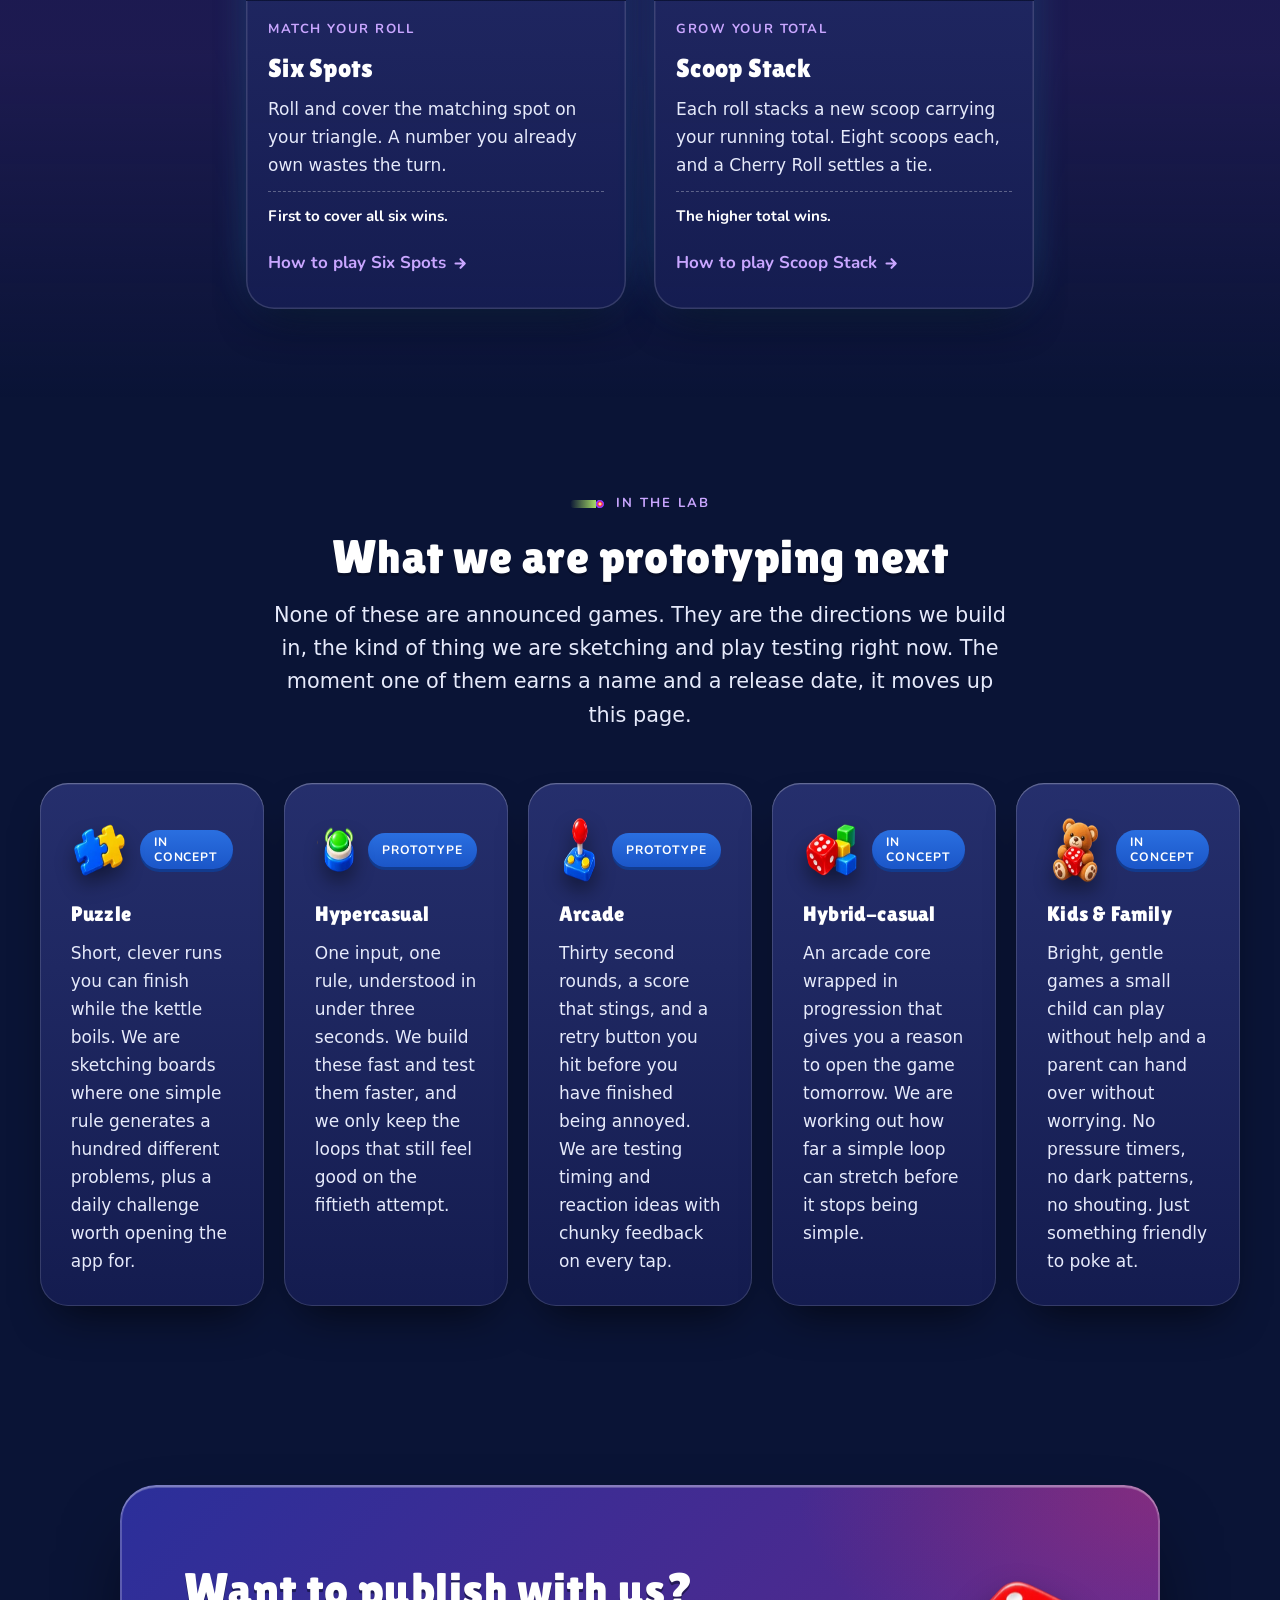
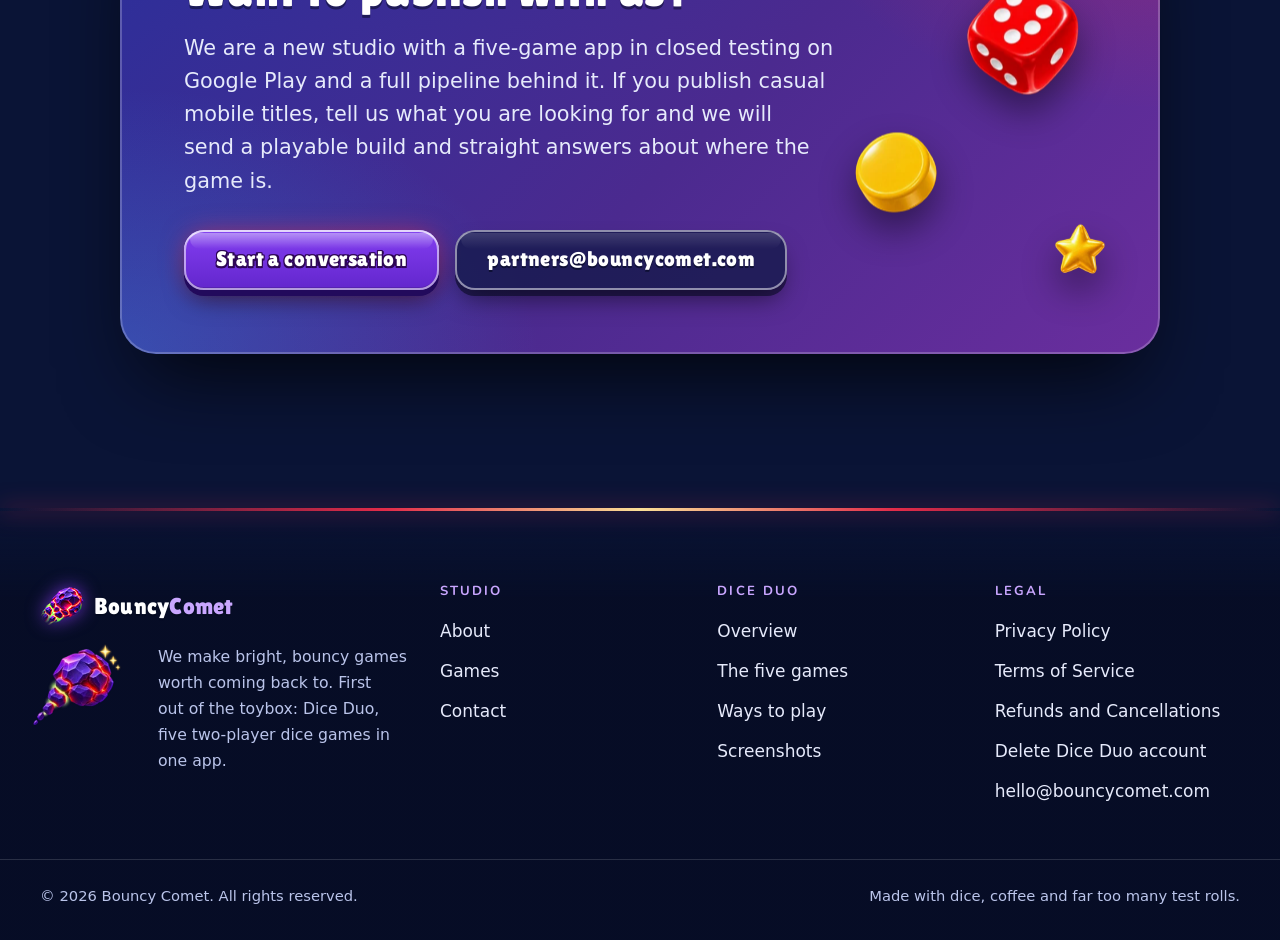
<file: games.html>
<!DOCTYPE html>
<html lang="en">
<head>
  <meta charset="utf-8">
  <meta name="viewport" content="width=device-width, initial-scale=1">
  <title>Our Games | Bouncy Comet</title>
  <meta name="description" content="Everything Bouncy Comet is making: Dice Duo, five two-player dice games in one Android app, and the directions we are prototyping next.">
  <link rel="canonical" href="https://bouncycomet.com/games.html">
  <meta name="theme-color" content="#0A1436">
  <meta property="og:type" content="website">
  <meta property="og:site_name" content="Bouncy Comet">
  <meta property="og:title" content="Our Games | Bouncy Comet">
  <meta property="og:description" content="Everything Bouncy Comet is making: Dice Duo, five two-player dice games in one Android app, and the directions we are prototyping next.">
  <meta property="og:url" content="https://bouncycomet.com/games.html">
  <meta property="og:image" content="https://bouncycomet.com/assets/img/og-image.jpg?v=16e1dc48">
  <meta property="og:image:width" content="1200">
  <meta property="og:image:height" content="630">
  <meta property="og:image:alt" content="Bouncy Comet, an independent mobile game studio.">
  <meta name="twitter:card" content="summary_large_image">
  <meta name="twitter:title" content="Our Games | Bouncy Comet">
  <meta name="twitter:description" content="Everything Bouncy Comet is making: Dice Duo, five two-player dice games in one Android app, and the directions we are prototyping next.">
  <meta name="twitter:image" content="https://bouncycomet.com/assets/img/og-image.jpg?v=16e1dc48">
  <meta name="twitter:image:alt" content="Bouncy Comet, an independent mobile game studio.">
  <link rel="icon" href="assets/icons/favicon.ico?v=2050a3d2" sizes="any">
  <link rel="icon" href="assets/icons/favicon-32.png?v=d00324c3" type="image/png" sizes="32x32">
  <link rel="apple-touch-icon" href="assets/icons/apple-touch-icon.png?v=4e0e32cf">
  <link rel="manifest" href="site.webmanifest?v=643073f1">
  <link rel="preload" href="assets/fonts/LilitaOne-Regular.woff" as="font" type="font/woff" crossorigin>
  <link rel="preload" href="assets/fonts/Nunito-Bold.woff" as="font" type="font/woff" crossorigin>
  <!-- Set before first paint so .reveal blocks and the mobile menu are only hidden when JS can show them;
       taken away again if js/main.js never arrives. -->
  <script>document.documentElement.classList.add('js');addEventListener('load',function(){window.__bc||document.documentElement.classList.remove('js')});</script>
  <link rel="stylesheet" href="css/style.css?v=34b49416">
</head>
<body>

<a class="skip" href="#main">Skip to content</a>
<header class="site-header" id="siteHeader">
  <nav class="wrap nav" aria-label="Main">
    <a class="nav__logo" href="index.html" aria-label="Bouncy Comet - home">
      <img class="nav__logo-mark" src="assets/icons/logo-mark.png?v=7af52c43" srcset="assets/icons/logo-mark.png?v=7af52c43 1x, assets/icons/logo-mark@2x.png?v=5d838990 2x, assets/icons/logo-mark@3x.png?v=66e2e5da 3x" width="44" height="44" alt="">
      <span class="nav__logo-text">Bouncy<span>Comet</span></span>
    </a>
    <button class="nav__burger" id="navBurger" type="button" aria-expanded="false" aria-controls="navLinks" aria-label="Open menu">
      <span></span><span></span><span></span>
    </button>
    <div class="nav__links" id="navLinks">
      <a class="nav__link" href="index.html">Home</a>
      <a class="nav__link is-active" href="games.html" aria-current="page">Games</a>
      <a class="nav__link" href="diceback.html">Dice Duo</a>
      <a class="nav__link" href="about.html">About</a>
      <a class="nav__cta btn btn--comet btn--sm" href="contact.html">Contact</a>
    </div>
  </nav>
</header>

<main id="main">
  <!-- ===================================================================
       PAGE BANNER
       =================================================================== -->
  <section class="banner banner--split">
    <picture class="backdrop"><source type="image/webp" srcset="assets/art/bg-night-sky-1280.webp?v=f0efc9bd 1280w, assets/art/bg-night-sky-1920.webp?v=024bfe11 1920w" sizes="100vw"><img src="assets/art/bg-night-sky-1280.jpg?v=e23fa50f" srcset="assets/art/bg-night-sky-1280.jpg?v=e23fa50f 1280w, assets/art/bg-night-sky-1920.jpg?v=3c714ba9 1920w" sizes="100vw" width="1920" height="1080" alt="" loading="eager" fetchpriority="high"></picture>
    <div class="banner__shade"></div>
    <div class="wrap banner__inner">
      <div class="banner__copy">
        <p class="eyebrow">Our slate</p>
        <h1 class="h1 balance">Our <span class="pop">Games</span></h1>
        <!-- data-launch: both versions of a line are written here; js/main.js (LAUNCH SWITCH, top of the file) shows one. -->
        <p class="lead"><span data-launch="soon">One app in closed testing on Google Play</span><span data-launch="live" hidden>One app on Google Play</span>, five games inside it, and a workbench of ideas behind it. This page is the whole list, with nothing dressed up as bigger than it is. When something ships, it appears here first.</p>
      </div>
      <div class="toy-heap" aria-hidden="true">
        <picture style="--w:46%; left:6%; top:16%; --tilt:-9deg; --bob:7.5s"><source type="image/webp" srcset="assets/art/toy-cone.webp?v=f39dc585 1x, assets/art/toy-cone@2x.webp?v=3998e43e 2x"><img src="assets/art/toy-cone.png?v=923b28d3" width="160" height="160" alt="" loading="eager"></picture>
        <picture style="--w:43%; right:4%; top:0; --tilt:12deg; --bob:8.5s; --delay:-2s"><source type="image/webp" srcset="assets/art/toy-die-five.webp?v=b8c0f000 1x, assets/art/toy-die-five@2x.webp?v=ac6cd15d 2x"><img src="assets/art/toy-die-five.png?v=e9ca6fb8" width="160" height="160" alt="" loading="eager"></picture>
        <picture style="--w:37%; right:20%; bottom:0; --tilt:-6deg; --bob:6.5s; --delay:-4s"><source type="image/webp" srcset="assets/art/toy-token-red.webp?v=4d50e112 1x, assets/art/toy-token-red@2x.webp?v=43be09a8 2x"><img src="assets/art/toy-token-red.png?v=a894674c" width="160" height="160" alt="" loading="eager"></picture>
        <picture style="--w:15%; left:0; top:4%; --bob:5.5s; --delay:-1s"><source type="image/webp" srcset="assets/art/toy-star.webp?v=210b7ae7 1x, assets/art/toy-star@2x.webp?v=ae93a521 2x"><img src="assets/art/toy-star.png?v=64d28e29" width="160" height="160" alt="" loading="eager"></picture>
      </div>
    </div>
  </section>

  <!-- ===================================================================
       FEATURED - Dice Duo
       =================================================================== -->
  <section class="section" id="featured">
    <div class="wrap split split--wide-left reveal">
      <div class="stack--lg">
        <p class="eyebrow">Featured title</p>
        <h2 class="dd-title"><picture><source type="image/webp" srcset="assets/art/dice-duo-logo.webp?v=8ca54c96 1x, assets/art/dice-duo-logo@2x.webp?v=e64622bb 2x"><img src="assets/art/dice-duo-logo.png?v=6b7e9f2b" width="600" height="300" alt="Dice Duo" loading="eager"></picture> <span>2 Player Dice Games</span></h2>
        <p class="tagline">Pick a game. Challenge a friend.</p>
        <p class="lead">One app, five two-player dice games. Every game is played with a single die and chunky toy pieces, and every one can be learned in a round.</p>
        <ul class="ticks">
          <li><strong>Five games, one shelf.</strong> Grid War, DiceBack, Roll Race, Six Spots and Scoop Stack.</li>
          <li><strong>Four ways to play.</strong> Against the computer, two players on one phone, an online quick match, or a private room with a code.</li>
          <li><strong>Reasons to come back.</strong> A daily reward, skins for your dice and tokens, a profile and leaderboards.</li>
          <li><strong>No account needed to start.</strong> Play the computer or a friend on the same phone straight away, and sign in when you want online play.</li>
        </ul>
        <div class="btn-row">
          <a class="btn btn--primary btn--lg" href="diceback.html">See Dice Duo</a>
          <span class="status" data-launch="soon">In closed testing on Google Play</span>
          <a class="btn btn--ghost btn--lg" href="https://play.google.com/store/apps/details?id=com.bouncycomet.diceduo" data-launch="live" hidden>Get it on Google Play</a>
        </div>
        <p class="muted" data-launch="soon">On Google Play in closed testing: only invited testers can open the store page today. No public release date announced yet.</p>
        <p class="muted" data-launch="live" hidden>On Google Play for Android.</p>
      </div>

      <div class="phone-pair">
        <div class="phone phone--tilt-l"><picture><source type="image/webp" srcset="assets/shots/home.webp?v=e1c0ebad 1x, assets/shots/home@2x.webp?v=270e08db 2x"><img src="assets/shots/home.jpg?v=33d70ccd" width="360" height="640" alt="Dice Duo home screen: a shelf of game cards with Offline and Online buttons below." loading="eager"></picture></div>
        <div class="phone phone--tilt-r" style="--phone:210px"><picture><source type="image/webp" srcset="assets/shots/win.webp?v=7e80fcb4 1x, assets/shots/win@2x.webp?v=74fefcd0 2x"><img src="assets/shots/win.jpg?v=b017197e" width="360" height="640" alt="The You Win screen: three stars, a coin reward, and Rematch and Back to home buttons." loading="eager"></picture></div>
      </div>
    </div>
  </section>

  <!-- ===================================================================
       THE FIVE GAMES
       =================================================================== -->
  <section class="section section--tint" id="five-games">
    <div class="wrap">
      <div class="section__head section__head--center reveal">
        <p class="eyebrow">Inside Dice Duo</p>
        <h2 class="h2 balance">Same die, five very different boards</h2>
        <p class="lead">A land grab, a tug of war, two races and a climb. Here is each one in a sentence, with the full rules a tap away.</p>
      </div>

      <!-- A grid of five on a wide screen (3 + 2, centred); one swipe row on a phone. -->
      <div class="rail rail--phone reveal" data-label="games">
      <div class="rail__track gamegrid" role="group" aria-label="The five games in Dice Duo">
        <article class="gtile gcard--grid-war">
          <div class="gtile__art">
            <picture><source type="image/webp" srcset="assets/art/game-grid-war-300.webp?v=94c43405 300w, assets/art/game-grid-war-480.webp?v=95213a60 480w, assets/art/game-grid-war-768.webp?v=54b06141 768w" sizes="(max-width: 639px) 78vw, 380px"><img src="assets/art/game-grid-war-300.jpg?v=d8c0dc1c" srcset="assets/art/game-grid-war-300.jpg?v=d8c0dc1c 300w, assets/art/game-grid-war-480.jpg?v=fe23c1c7 480w, assets/art/game-grid-war-768.jpg?v=d6d96f4a 768w" sizes="(max-width: 639px) 78vw, 380px" width="768" height="1024" alt="" loading="lazy"></picture>
          </div>
          <div class="gtile__body">
            <p class="gtile__tag">Connect. Claim. Win.</p>
            <h3 class="h3">Grid War</h3>
            <p>Roll the die and draw that many lines between the dots. Draw the fourth side of a box and it is yours.</p>
            <p class="gtile__win">Most boxes wins.</p>
            <a class="gtile__link" href="diceback.html#grid-war">How to play Grid War <svg class="arrow" viewBox="0 0 24 24" aria-hidden="true" focusable="false"><path d="M5 12h13M12 6l6 6-6 6" fill="none" stroke="currentColor" stroke-width="3" stroke-linecap="round" stroke-linejoin="round"/></svg></a>
          </div>
        </article>
        <article class="gtile gcard--diceback">
          <div class="gtile__art">
            <picture><source type="image/webp" srcset="assets/art/game-diceback-300.webp?v=6148b446 300w, assets/art/game-diceback-480.webp?v=c2e4b069 480w, assets/art/game-diceback-768.webp?v=612faff2 768w" sizes="(max-width: 639px) 78vw, 380px"><img src="assets/art/game-diceback-300.jpg?v=5b0358f3" srcset="assets/art/game-diceback-300.jpg?v=5b0358f3 300w, assets/art/game-diceback-480.jpg?v=91a58598 480w, assets/art/game-diceback-768.jpg?v=ae500512 768w" sizes="(max-width: 639px) 78vw, 380px" width="768" height="1024" alt="" loading="lazy"></picture>
          </div>
          <div class="gtile__body">
            <p class="gtile__tag">Send them back</p>
            <h3 class="h3">DiceBack</h3>
            <p>Every roll sends that many of your tokens across the diagonal to the other side. What you send can come straight back.</p>
            <p class="gtile__win">First to empty their side wins.</p>
            <a class="gtile__link" href="diceback.html#diceback">How to play DiceBack <svg class="arrow" viewBox="0 0 24 24" aria-hidden="true" focusable="false"><path d="M5 12h13M12 6l6 6-6 6" fill="none" stroke="currentColor" stroke-width="3" stroke-linecap="round" stroke-linejoin="round"/></svg></a>
          </div>
        </article>
        <article class="gtile gcard--roll-race">
          <div class="gtile__art">
            <picture><source type="image/webp" srcset="assets/art/game-roll-race-300.webp?v=27f1a767 300w, assets/art/game-roll-race-480.webp?v=9b030f7b 480w, assets/art/game-roll-race-768.webp?v=6f22f0f5 768w" sizes="(max-width: 639px) 78vw, 380px"><img src="assets/art/game-roll-race-300.jpg?v=97a10777" srcset="assets/art/game-roll-race-300.jpg?v=97a10777 300w, assets/art/game-roll-race-480.jpg?v=e8000dd3 480w, assets/art/game-roll-race-768.jpg?v=0e80acf4 768w" sizes="(max-width: 639px) 78vw, 380px" width="768" height="1024" alt="" loading="lazy"></picture>
          </div>
          <div class="gtile__body">
            <p class="gtile__tag">Roll. Mark. Race.</p>
            <h3 class="h3">Roll Race</h3>
            <p>Roll a number and mark it on your card. Every number needs two marks, and a full row wastes the turn.</p>
            <p class="gtile__win">First full card wins.</p>
            <a class="gtile__link" href="diceback.html#roll-race">How to play Roll Race <svg class="arrow" viewBox="0 0 24 24" aria-hidden="true" focusable="false"><path d="M5 12h13M12 6l6 6-6 6" fill="none" stroke="currentColor" stroke-width="3" stroke-linecap="round" stroke-linejoin="round"/></svg></a>
          </div>
        </article>
        <article class="gtile gcard--six-spots">
          <div class="gtile__art">
            <picture><source type="image/webp" srcset="assets/art/game-six-spots-300.webp?v=7e190232 300w, assets/art/game-six-spots-480.webp?v=5fa597e7 480w, assets/art/game-six-spots-768.webp?v=af1bbf0e 768w" sizes="(max-width: 639px) 78vw, 380px"><img src="assets/art/game-six-spots-300.jpg?v=12736010" srcset="assets/art/game-six-spots-300.jpg?v=12736010 300w, assets/art/game-six-spots-480.jpg?v=c71b2f41 480w, assets/art/game-six-spots-768.jpg?v=78630b20 768w" sizes="(max-width: 639px) 78vw, 380px" width="768" height="1024" alt="" loading="lazy"></picture>
          </div>
          <div class="gtile__body">
            <p class="gtile__tag">Match your roll</p>
            <h3 class="h3">Six Spots</h3>
            <p>Roll and cover the matching spot on your triangle. A number you already own wastes the turn.</p>
            <p class="gtile__win">First to cover all six wins.</p>
            <a class="gtile__link" href="diceback.html#six-spots">How to play Six Spots <svg class="arrow" viewBox="0 0 24 24" aria-hidden="true" focusable="false"><path d="M5 12h13M12 6l6 6-6 6" fill="none" stroke="currentColor" stroke-width="3" stroke-linecap="round" stroke-linejoin="round"/></svg></a>
          </div>
        </article>
        <article class="gtile gcard--scoop-stack">
          <div class="gtile__art">
            <picture><source type="image/webp" srcset="assets/art/game-scoop-stack-300.webp?v=06049c68 300w, assets/art/game-scoop-stack-480.webp?v=48f1059b 480w, assets/art/game-scoop-stack-768.webp?v=793428b0 768w" sizes="(max-width: 639px) 78vw, 380px"><img src="assets/art/game-scoop-stack-300.jpg?v=73ecd7c0" srcset="assets/art/game-scoop-stack-300.jpg?v=73ecd7c0 300w, assets/art/game-scoop-stack-480.jpg?v=2bd0a2c6 480w, assets/art/game-scoop-stack-768.jpg?v=30b3ed75 768w" sizes="(max-width: 639px) 78vw, 380px" width="768" height="1024" alt="" loading="lazy"></picture>
          </div>
          <div class="gtile__body">
            <p class="gtile__tag">Grow your total</p>
            <h3 class="h3">Scoop Stack</h3>
            <p>Each roll stacks a new scoop carrying your running total. Eight scoops each, and a Cherry Roll settles a tie.</p>
            <p class="gtile__win">The higher total wins.</p>
            <a class="gtile__link" href="diceback.html#scoop-stack">How to play Scoop Stack <svg class="arrow" viewBox="0 0 24 24" aria-hidden="true" focusable="false"><path d="M5 12h13M12 6l6 6-6 6" fill="none" stroke="currentColor" stroke-width="3" stroke-linecap="round" stroke-linejoin="round"/></svg></a>
          </div>
        </article>
      </div>
      </div>
    </div>
  </section>

  <!-- ===================================================================
       IN THE LAB - honest, forward-looking genre directions.
       Nothing here is an announced product.
       =================================================================== -->
  <section class="section" id="lab">
    <div class="wrap">
      <div class="section__head section__head--center reveal">
        <p class="eyebrow">In the lab</p>
        <h2 class="h2 balance">What we are prototyping next</h2>
        <p class="lead">None of these are announced games. They are the directions we build in, the kind of thing we are sketching and play testing right now. The moment one of them earns a name and a release date, it moves up this page.</p>
      </div>

      <!-- A grid on a wide screen; one swipe row on a phone. -->
      <div class="rail rail--phone reveal" data-label="prototype directions">
      <div class="rail__track grid grid--3" role="group" aria-label="What we are prototyping">
        <article class="card">
          <div class="card__top"><picture><source type="image/webp" srcset="assets/art/genre-puzzle.webp?v=c2bc49cf 1x, assets/art/genre-puzzle@2x.webp?v=a0f8738a 2x"><img src="assets/art/genre-puzzle.png?v=2a6b5d14" width="96" height="96" alt="" loading="lazy"></picture><span class="badge badge--blue">In concept</span></div>
          <h3 class="card__title">Puzzle</h3>
          <p class="card__text">Short, clever runs you can finish while the kettle boils. We are sketching boards where one simple rule generates a hundred different problems, plus a daily challenge worth opening the app for.</p>
        </article>
        <article class="card">
          <div class="card__top"><picture><source type="image/webp" srcset="assets/art/genre-hypercasual.webp?v=caada0a0 1x, assets/art/genre-hypercasual@2x.webp?v=d58e4733 2x"><img src="assets/art/genre-hypercasual.png?v=8786fcea" width="96" height="96" alt="" loading="lazy"></picture><span class="badge badge--blue">Prototype</span></div>
          <h3 class="card__title">Hypercasual</h3>
          <p class="card__text">One input, one rule, understood in under three seconds. We build these fast and test them faster, and we only keep the loops that still feel good on the fiftieth attempt.</p>
        </article>
        <article class="card">
          <div class="card__top"><picture><source type="image/webp" srcset="assets/art/genre-arcade.webp?v=1c83c59e 1x, assets/art/genre-arcade@2x.webp?v=776536ab 2x"><img src="assets/art/genre-arcade.png?v=e92b894e" width="96" height="96" alt="" loading="lazy"></picture><span class="badge badge--blue">Prototype</span></div>
          <h3 class="card__title">Arcade</h3>
          <p class="card__text">Thirty second rounds, a score that stings, and a retry button you hit before you have finished being annoyed. We are testing timing and reaction ideas with chunky feedback on every tap.</p>
        </article>
        <article class="card">
          <div class="card__top"><picture><source type="image/webp" srcset="assets/art/genre-hybrid-casual.webp?v=8a49d9c8 1x, assets/art/genre-hybrid-casual@2x.webp?v=910259d0 2x"><img src="assets/art/genre-hybrid-casual.png?v=9cf14df6" width="96" height="96" alt="" loading="lazy"></picture><span class="badge badge--blue">In concept</span></div>
          <h3 class="card__title">Hybrid-casual</h3>
          <p class="card__text">An arcade core wrapped in progression that gives you a reason to open the game tomorrow. We are working out how far a simple loop can stretch before it stops being simple.</p>
        </article>
        <article class="card">
          <div class="card__top"><picture><source type="image/webp" srcset="assets/art/genre-kids-family.webp?v=079f20c2 1x, assets/art/genre-kids-family@2x.webp?v=192de966 2x"><img src="assets/art/genre-kids-family.png?v=9e402959" width="96" height="96" alt="" loading="lazy"></picture><span class="badge badge--blue">In concept</span></div>
          <h3 class="card__title">Kids &amp; Family</h3>
          <p class="card__text">Bright, gentle games a small child can play without help and a parent can hand over without worrying. No pressure timers, no dark patterns, no shouting. Just something friendly to poke at.</p>
        </article>
      </div>
      </div>
    </div>
  </section>

  <section class="cta-band">
    <div class="wrap reveal">
      <div class="cta cta--with-toys">
        <div class="floaters" aria-hidden="true">
          <picture class="floater floater--wide" style="--size:128px; right:7%; top:16%; --depth:.5; --tilt:-12deg; --bob:7s"><source type="image/webp" srcset="assets/art/toy-die-five.webp?v=b8c0f000 1x, assets/art/toy-die-five@2x.webp?v=ac6cd15d 2x"><img src="assets/art/toy-die-five.png?v=e9ca6fb8" width="160" height="160" alt="" loading="lazy"></picture>
          <picture class="floater floater--wide" style="--size:92px; right:21%; top:54%; --depth:-.4; --tilt:8deg; --bob:8.5s; --delay:-2s"><source type="image/webp" srcset="assets/art/toy-token-yellow.webp?v=2189850f 1x, assets/art/toy-token-yellow@2x.webp?v=341486fc 2x"><img src="assets/art/toy-token-yellow.png?v=38c78e96" width="160" height="160" alt="" loading="lazy"></picture>
          <picture class="floater floater--wide" style="--size:56px; right:5%; top:66%; --depth:.9; --bob:5.5s; --delay:-1s"><source type="image/webp" srcset="assets/art/toy-star.webp?v=210b7ae7 1x, assets/art/toy-star@2x.webp?v=ae93a521 2x"><img src="assets/art/toy-star.png?v=64d28e29" width="160" height="160" alt="" loading="lazy"></picture>
        </div>
        <h2 class="h2 balance">Want to publish with us?</h2>
        <p class="lead">We are a new studio with a five-game app <span data-launch="soon">in closed testing on Google Play</span><span data-launch="live" hidden>on Google Play</span> and a full pipeline behind it. If you publish casual mobile titles, tell us what you are looking for and we will send a playable build and straight answers about where the game is.</p>
        <div class="btn-row">
          <a class="btn btn--comet btn--lg" href="contact.html">Start a conversation</a>
          <a class="btn btn--ghost btn--lg btn--wrap" href="mailto:partners@bouncycomet.com">partners@bouncycomet.com</a>
        </div>
      </div>
      
    </div>
  </section>
</main>

<footer class="site-footer">
  <div class="wrap footer__grid">
    <div class="footer__brand">
      <a class="nav__logo" href="index.html" aria-label="Bouncy Comet - home">
        <img class="nav__logo-mark" src="assets/icons/logo-mark.png?v=7af52c43" srcset="assets/icons/logo-mark.png?v=7af52c43 1x, assets/icons/logo-mark@2x.png?v=5d838990 2x, assets/icons/logo-mark@3x.png?v=66e2e5da 3x" width="44" height="44" alt="">
        <span class="nav__logo-text">Bouncy<span>Comet</span></span>
      </a>
      <picture class="footer__mascot"><source type="image/webp" srcset="assets/art/mascot-wave-sm.webp?v=4ca5598c 1x, assets/art/mascot-wave-sm@2x.webp?v=2ddb4091 2x"><img src="assets/art/mascot-wave-sm.png?v=08e10111" width="120" height="120" alt="Comet, the Bouncy Comet mascot: a purple rock comet with glowing red cracks and a sparkle of stars" loading="lazy"></picture>
      <p class="footer__tag">We make bright, bouncy games worth coming back to. First out of the toybox: Dice Duo, five two-player dice games in one app.</p>
    </div>
    <div class="footer__col">
      <h2 class="footer__head">Studio</h2>
      <ul class="footer__links">
        <li><a href="about.html">About</a></li>
        <li><a href="games.html">Games</a></li>
        <li><a href="contact.html">Contact</a></li>
      </ul>
    </div>
    <div class="footer__col">
      <h2 class="footer__head">Dice Duo</h2>
      <ul class="footer__links">
        <li><a href="diceback.html">Overview</a></li>
        <li><a href="diceback.html#how-to-play">The five games</a></li>
        <li><a href="diceback.html#modes">Ways to play</a></li>
        <li><a href="diceback.html#screens">Screenshots</a></li>
      </ul>
    </div>
    <div class="footer__col">
      <h2 class="footer__head">Legal</h2>
      <ul class="footer__links">
        <li><a href="privacy.html">Privacy Policy</a></li>
        <li><a href="terms.html">Terms of Service</a></li>
        <li><a href="refunds.html">Refunds and Cancellations</a></li>
        <li><a href="account-deletion.html">Delete Dice Duo account</a></li>
        <li><a href="mailto:hello@bouncycomet.com">hello@bouncycomet.com</a></li>
      </ul>
    </div>
  </div>
  <div class="wrap footer__bottom">
    <p>&copy; <span id="year">2026</span> Bouncy Comet. All rights reserved.</p>
    <p>Made with dice, coffee and far too many test rolls.</p>
  </div>
</footer>

<script src="js/main.js?v=83903227" defer></script>
</body>
</html>
</file>
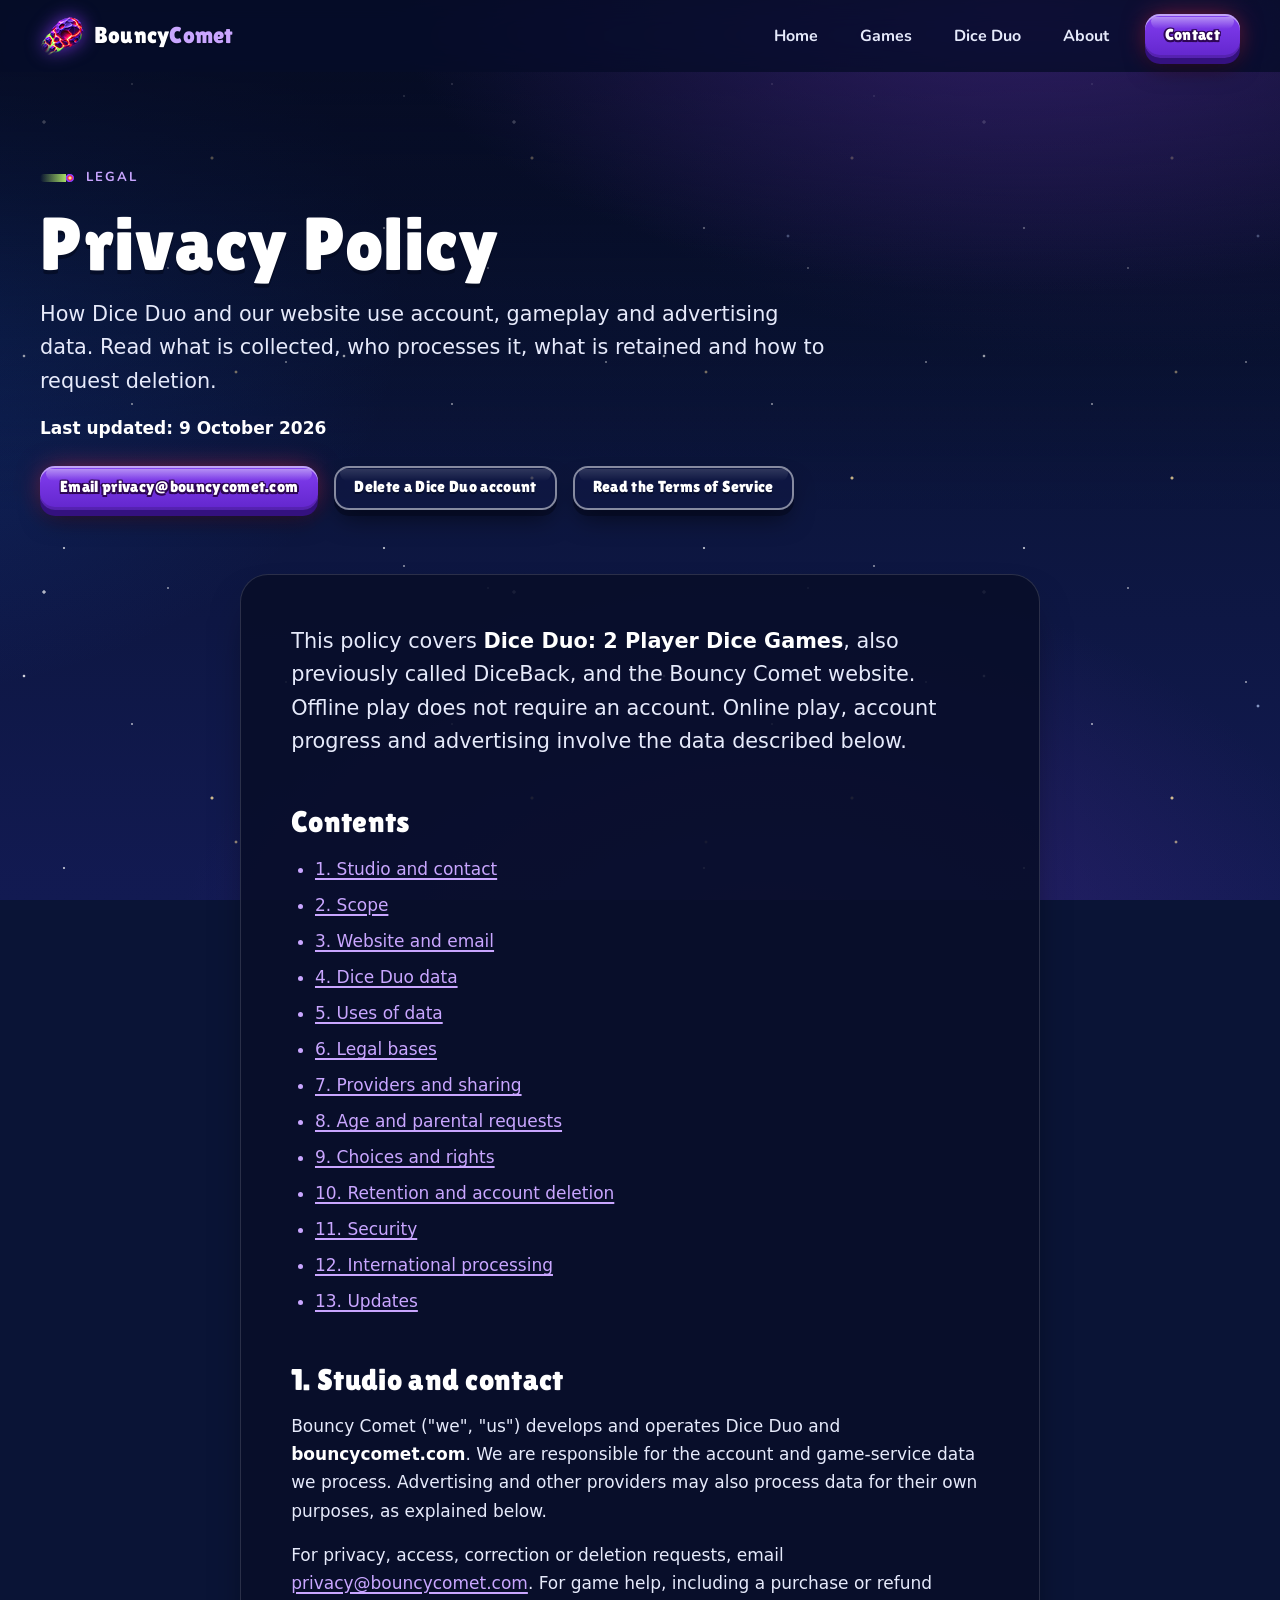
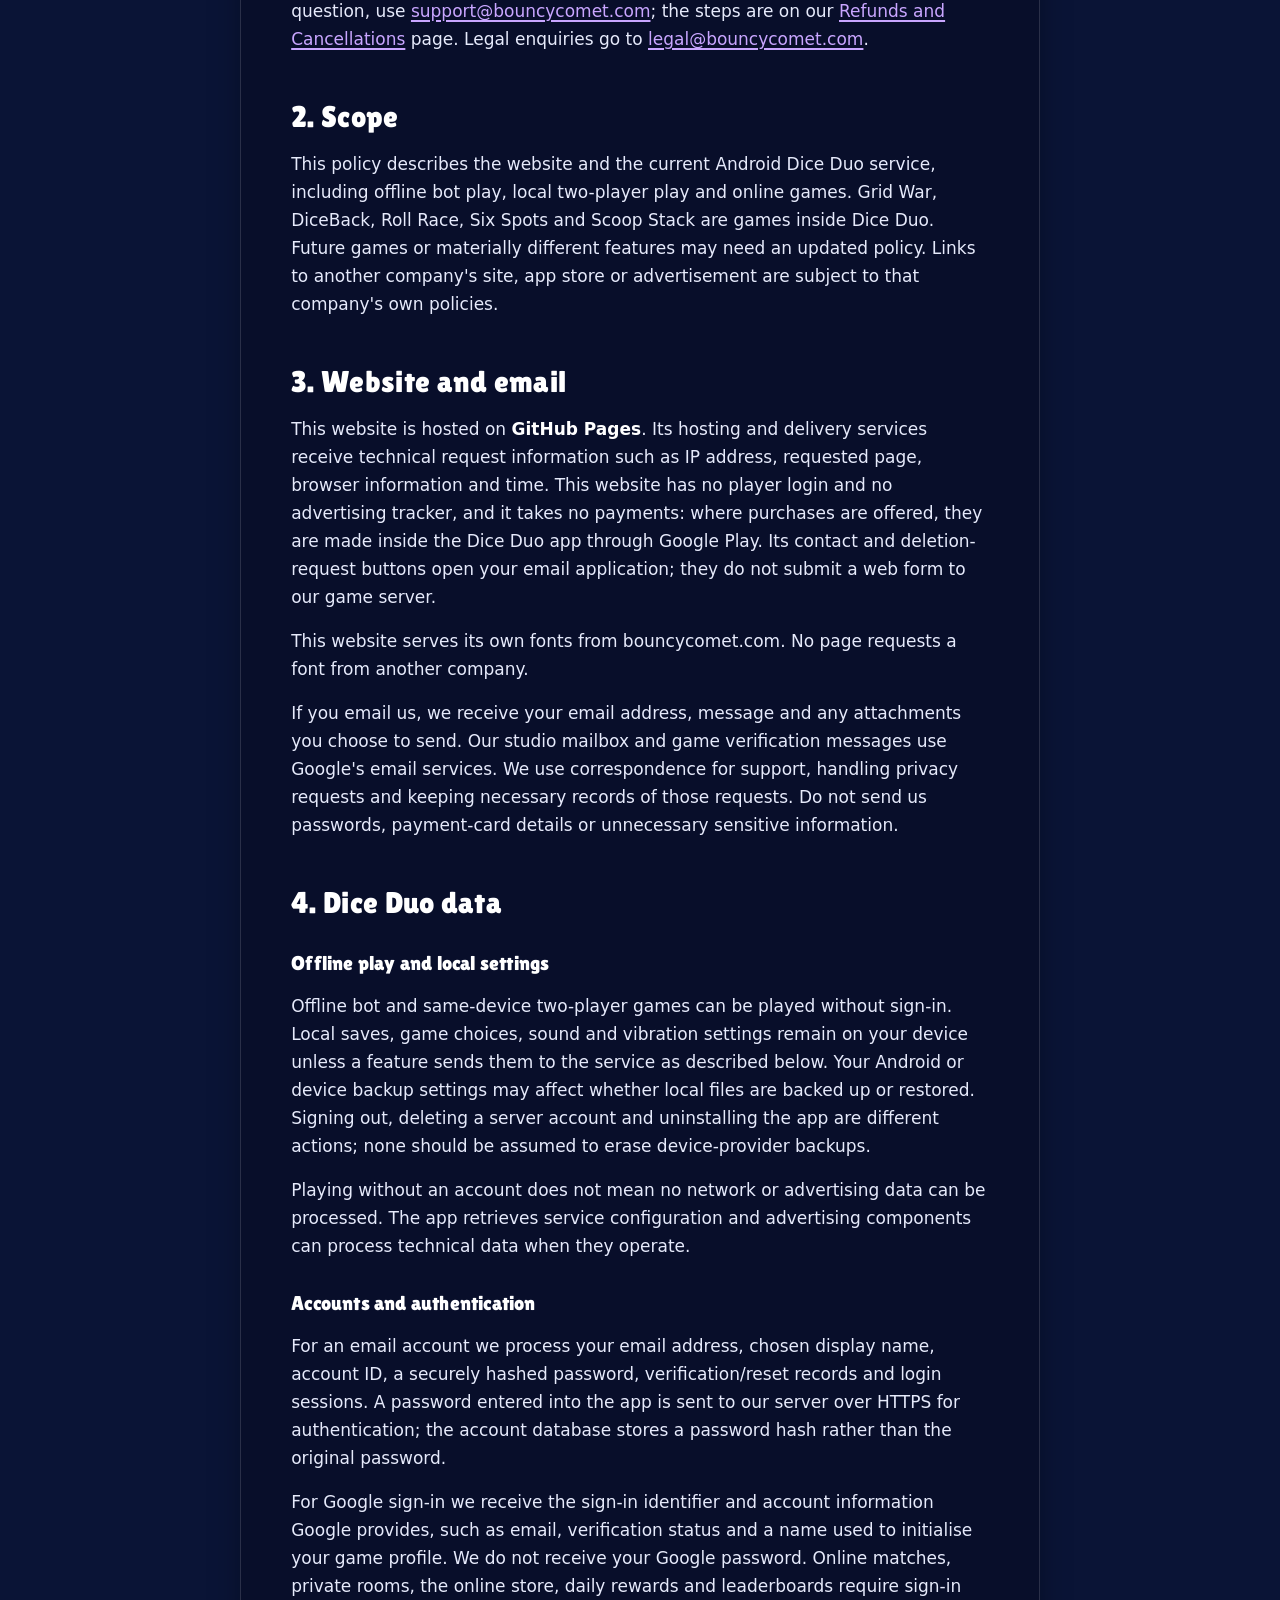
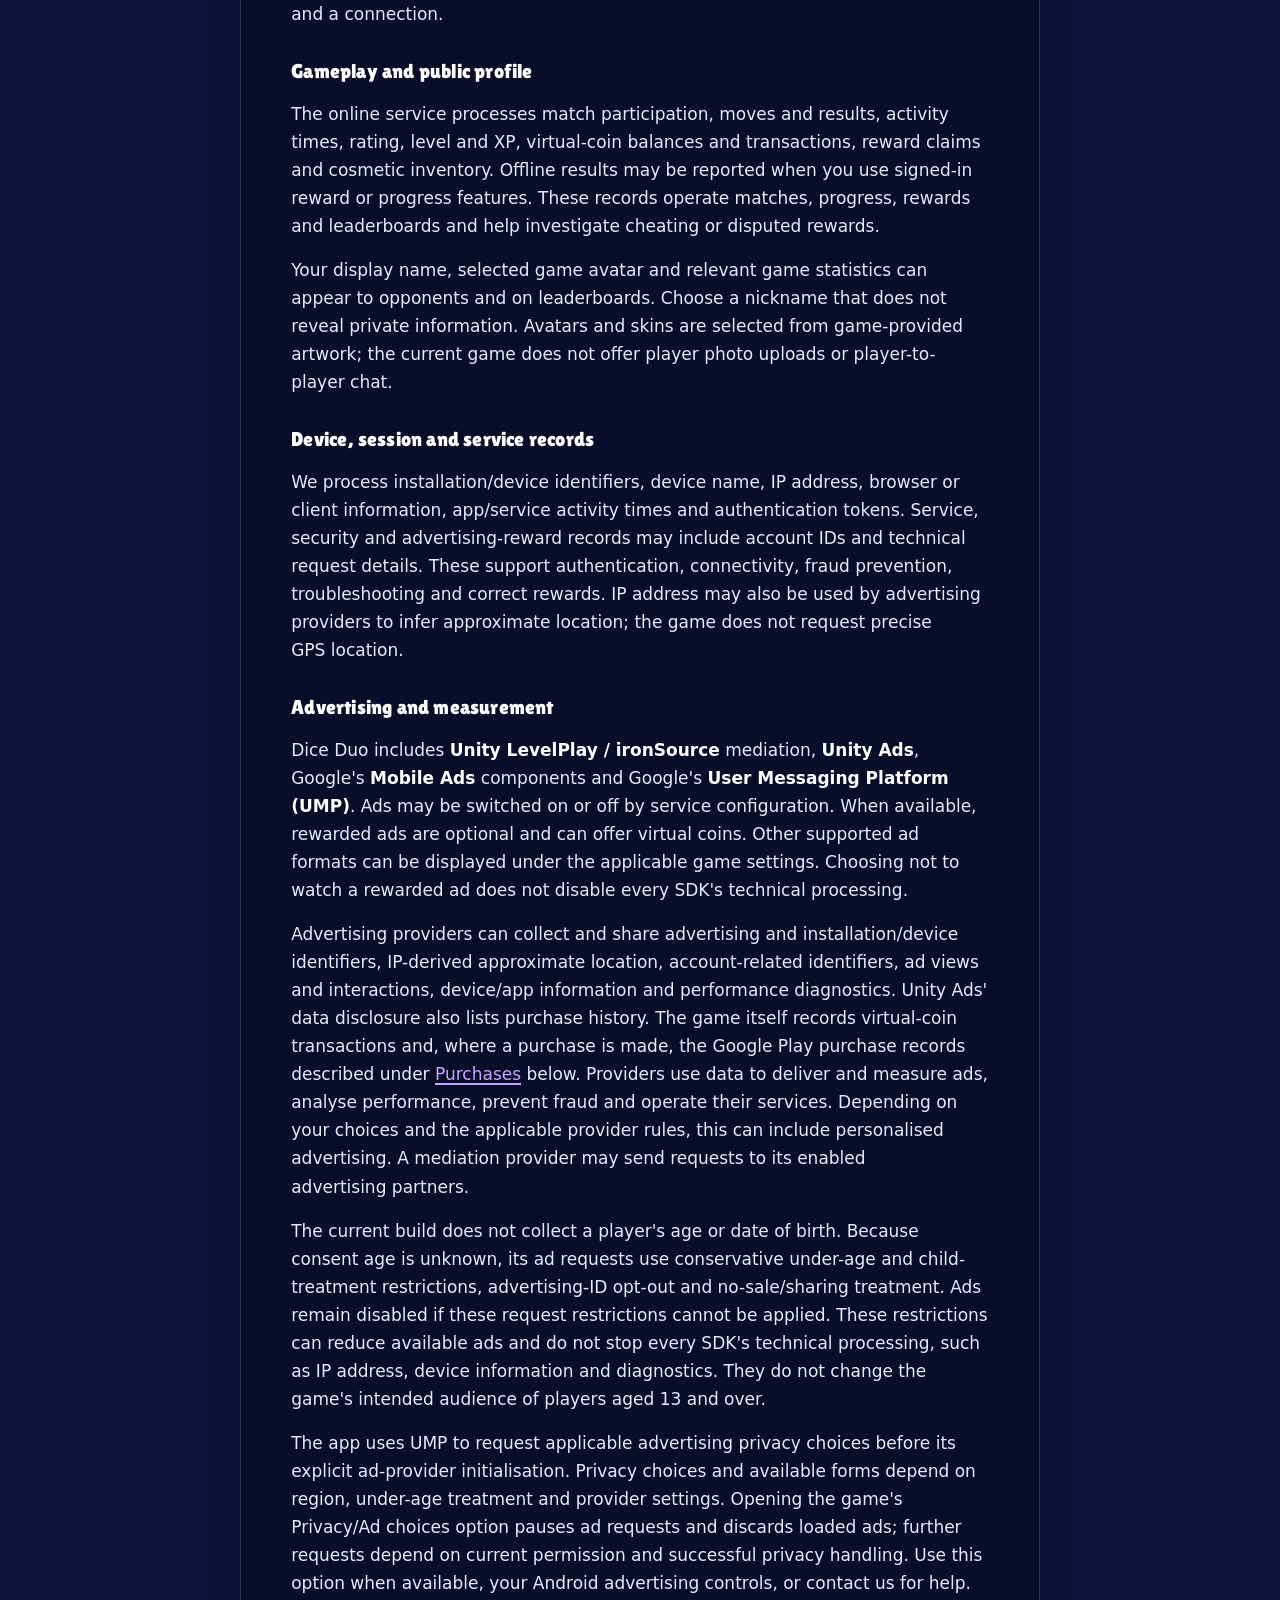
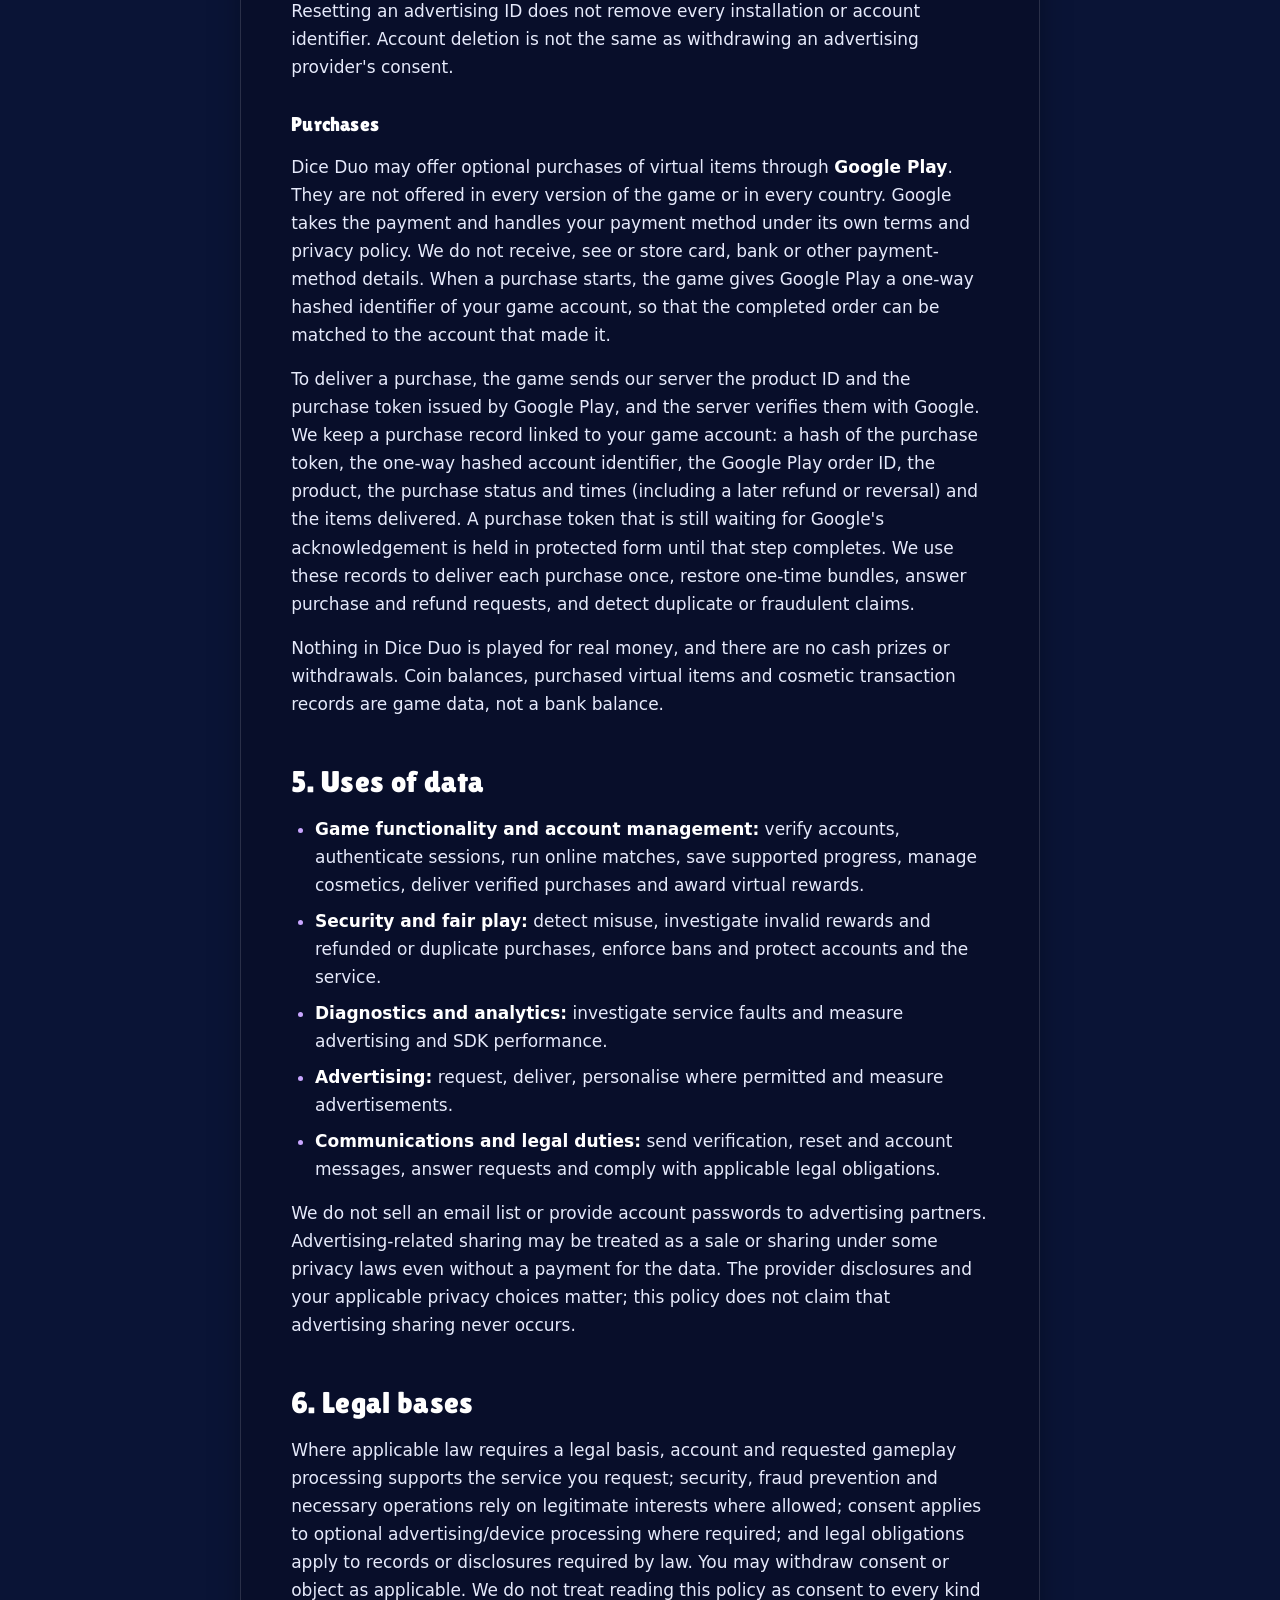
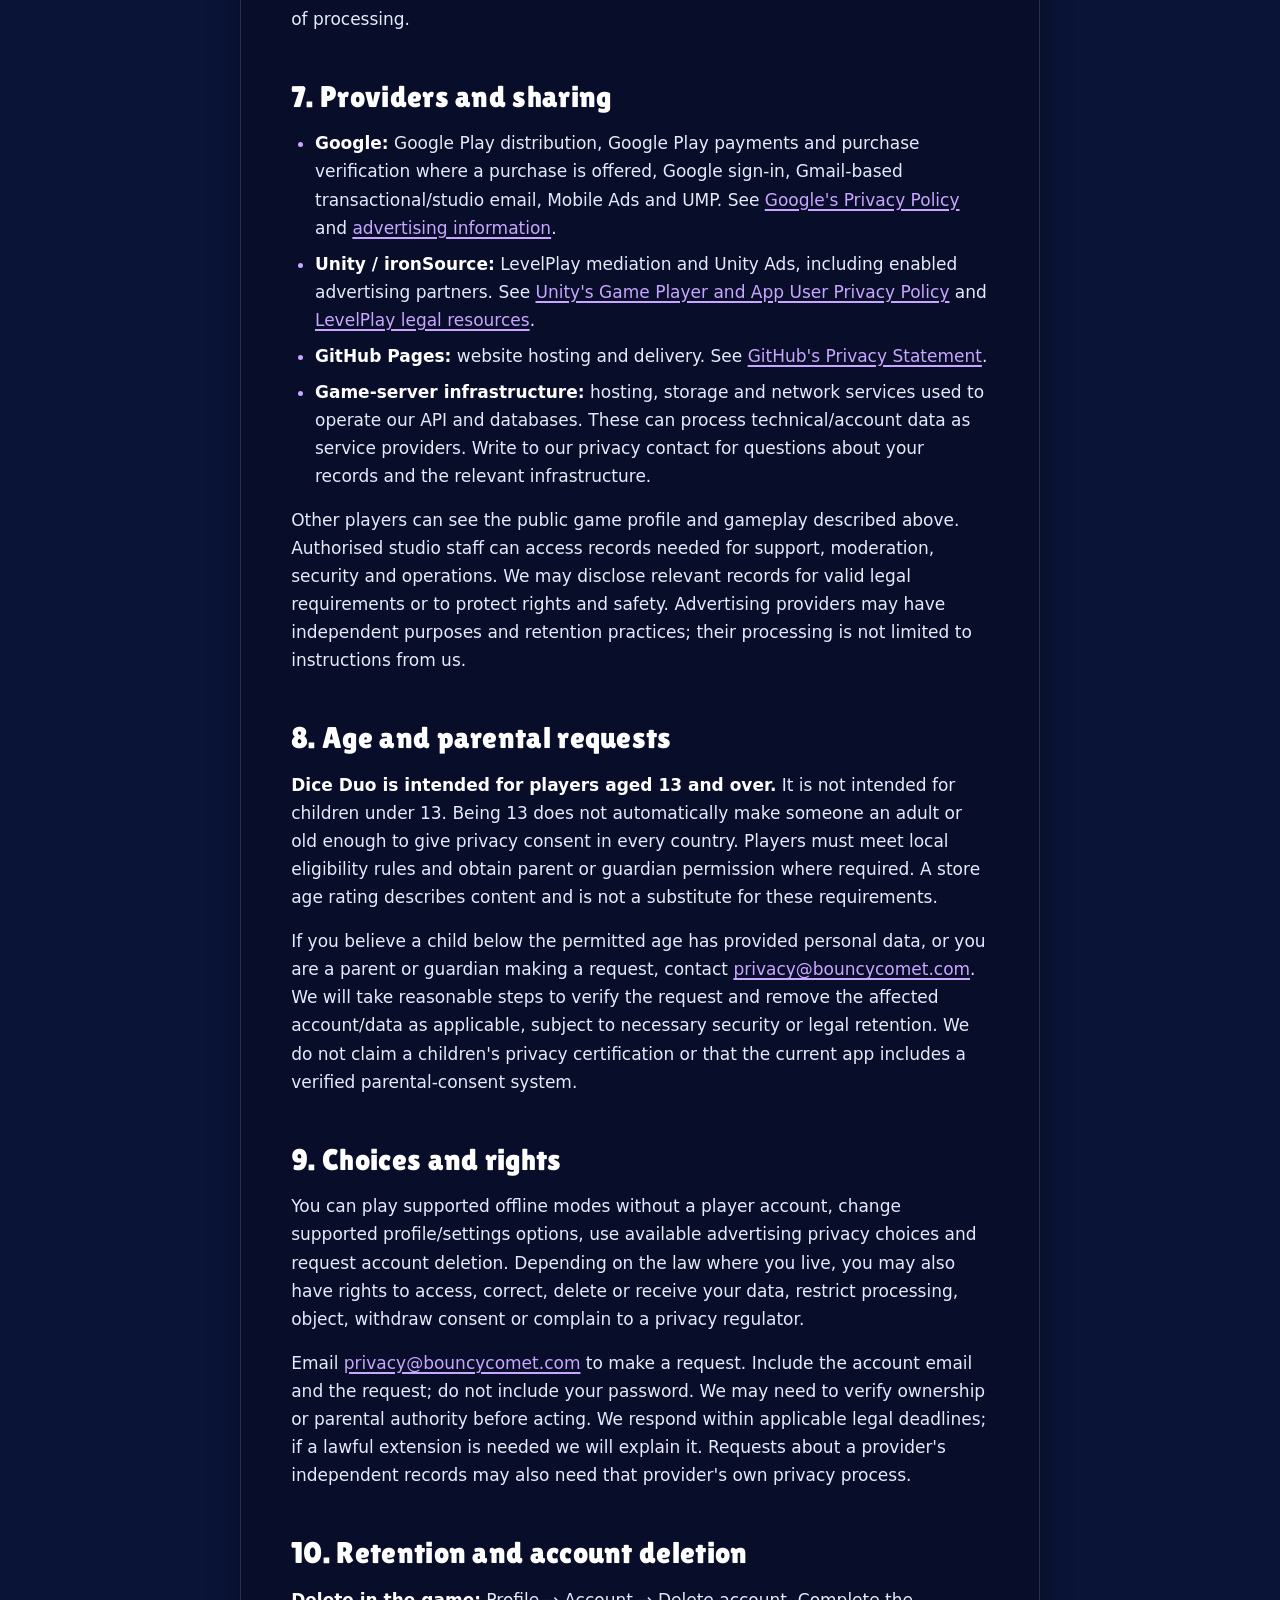
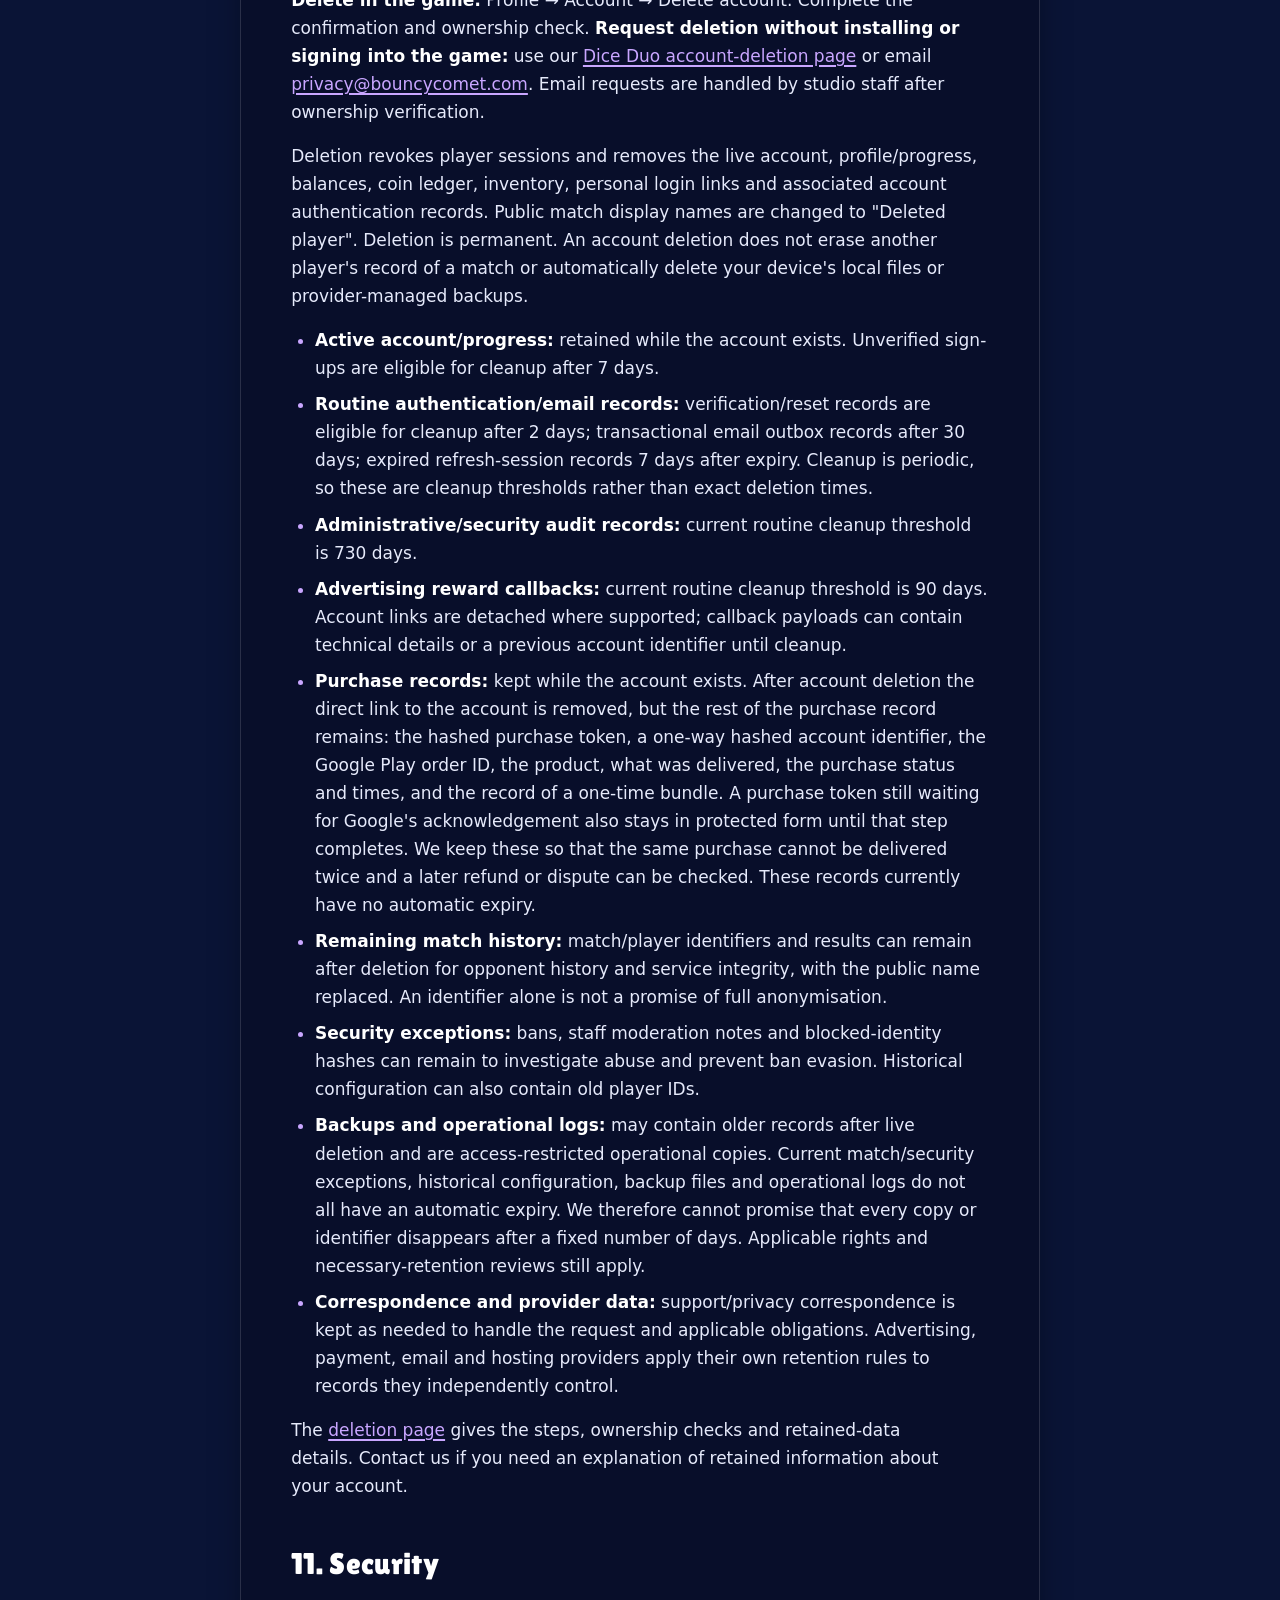
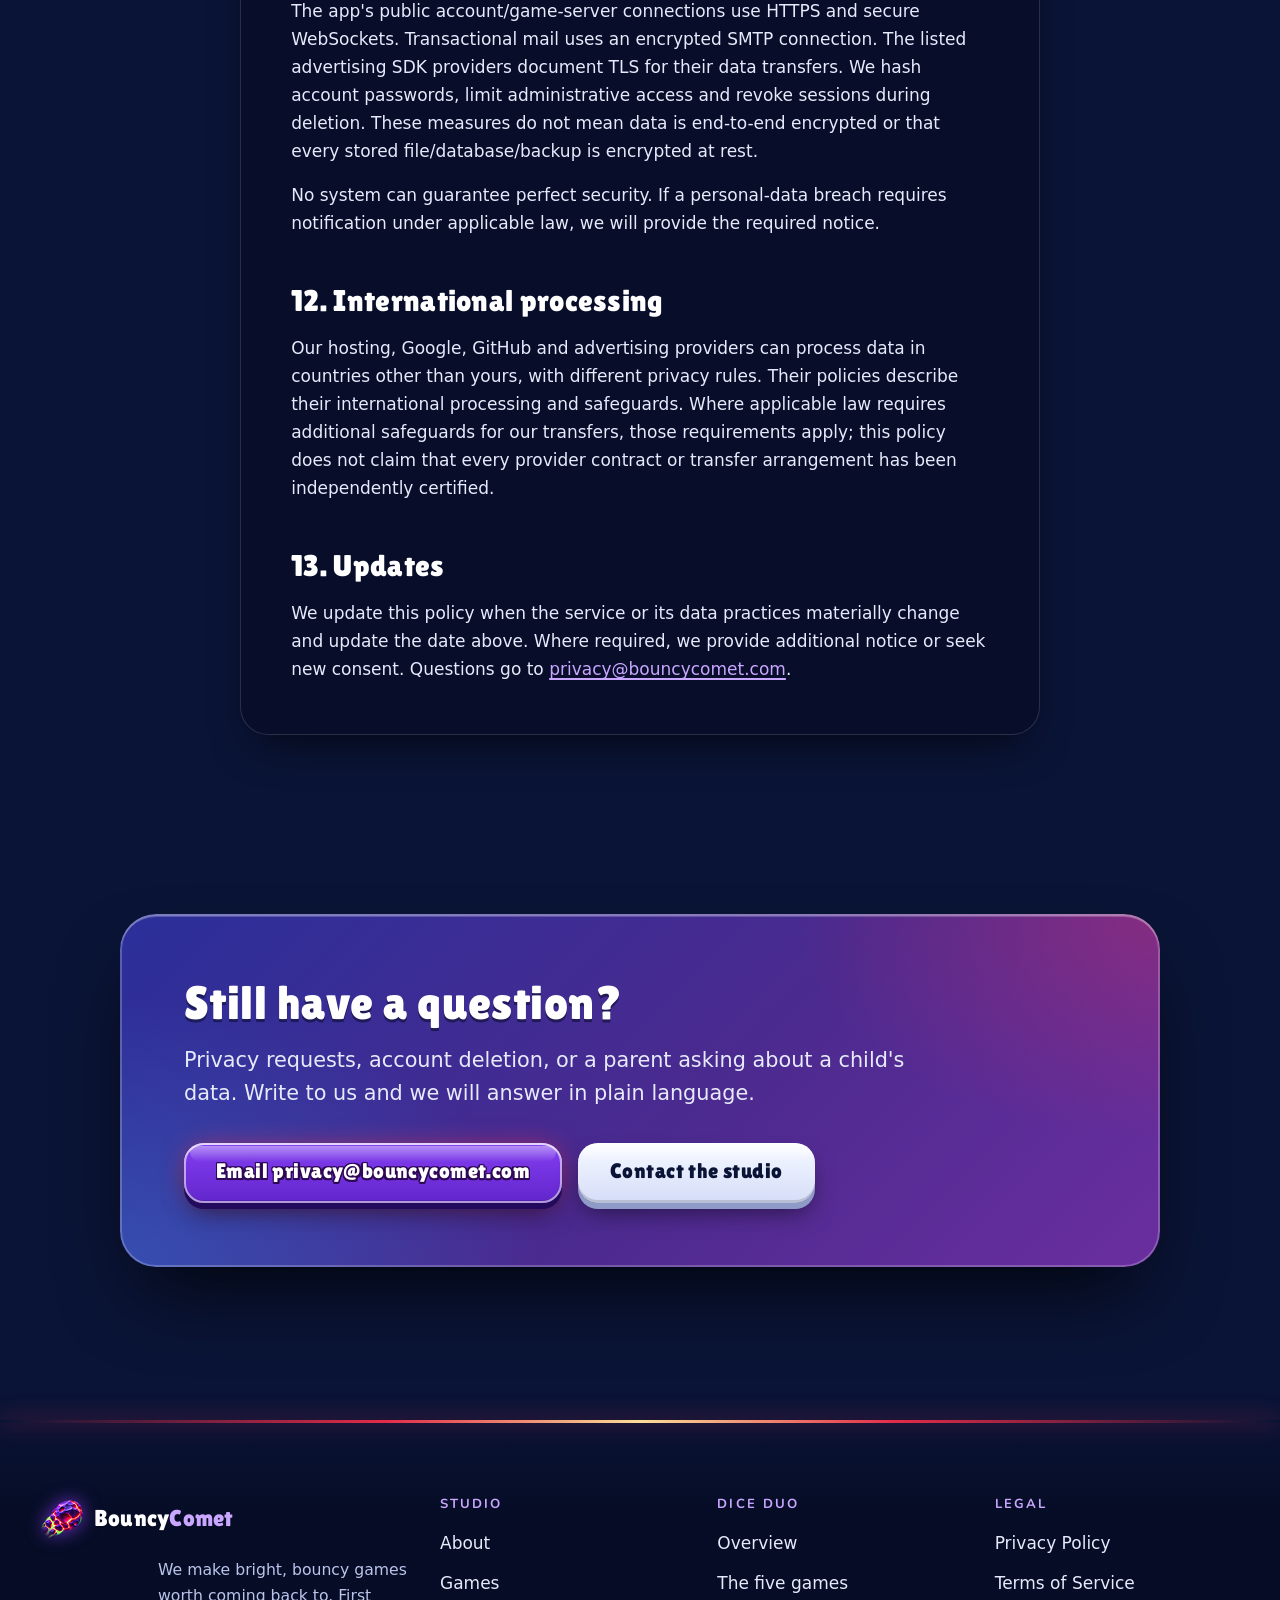
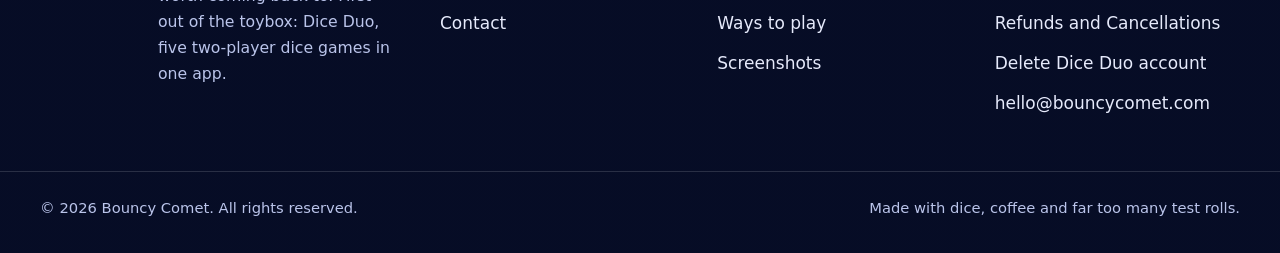
<file: privacy-policy.html>
<!DOCTYPE html>
<html lang="en">
<head>
  <meta charset="utf-8">
  <meta name="viewport" content="width=device-width, initial-scale=1">
  <meta http-equiv="refresh" content="0; url=privacy.html">
  <link rel="canonical" href="https://bouncycomet.com/privacy.html">
  <meta name="theme-color" content="#0A1436">
  <title>Privacy Policy | Bouncy Comet</title>
  <link rel="icon" href="assets/icons/favicon.ico?v=2050a3d2" sizes="any">
  <link rel="stylesheet" href="css/style.css?v=34b49416">
</head>
<body>
  <main class="stub">
    <p>Redirecting to <a href="privacy.html">Privacy Policy</a>…</p>
  </main>
</body>
</html>
</file>
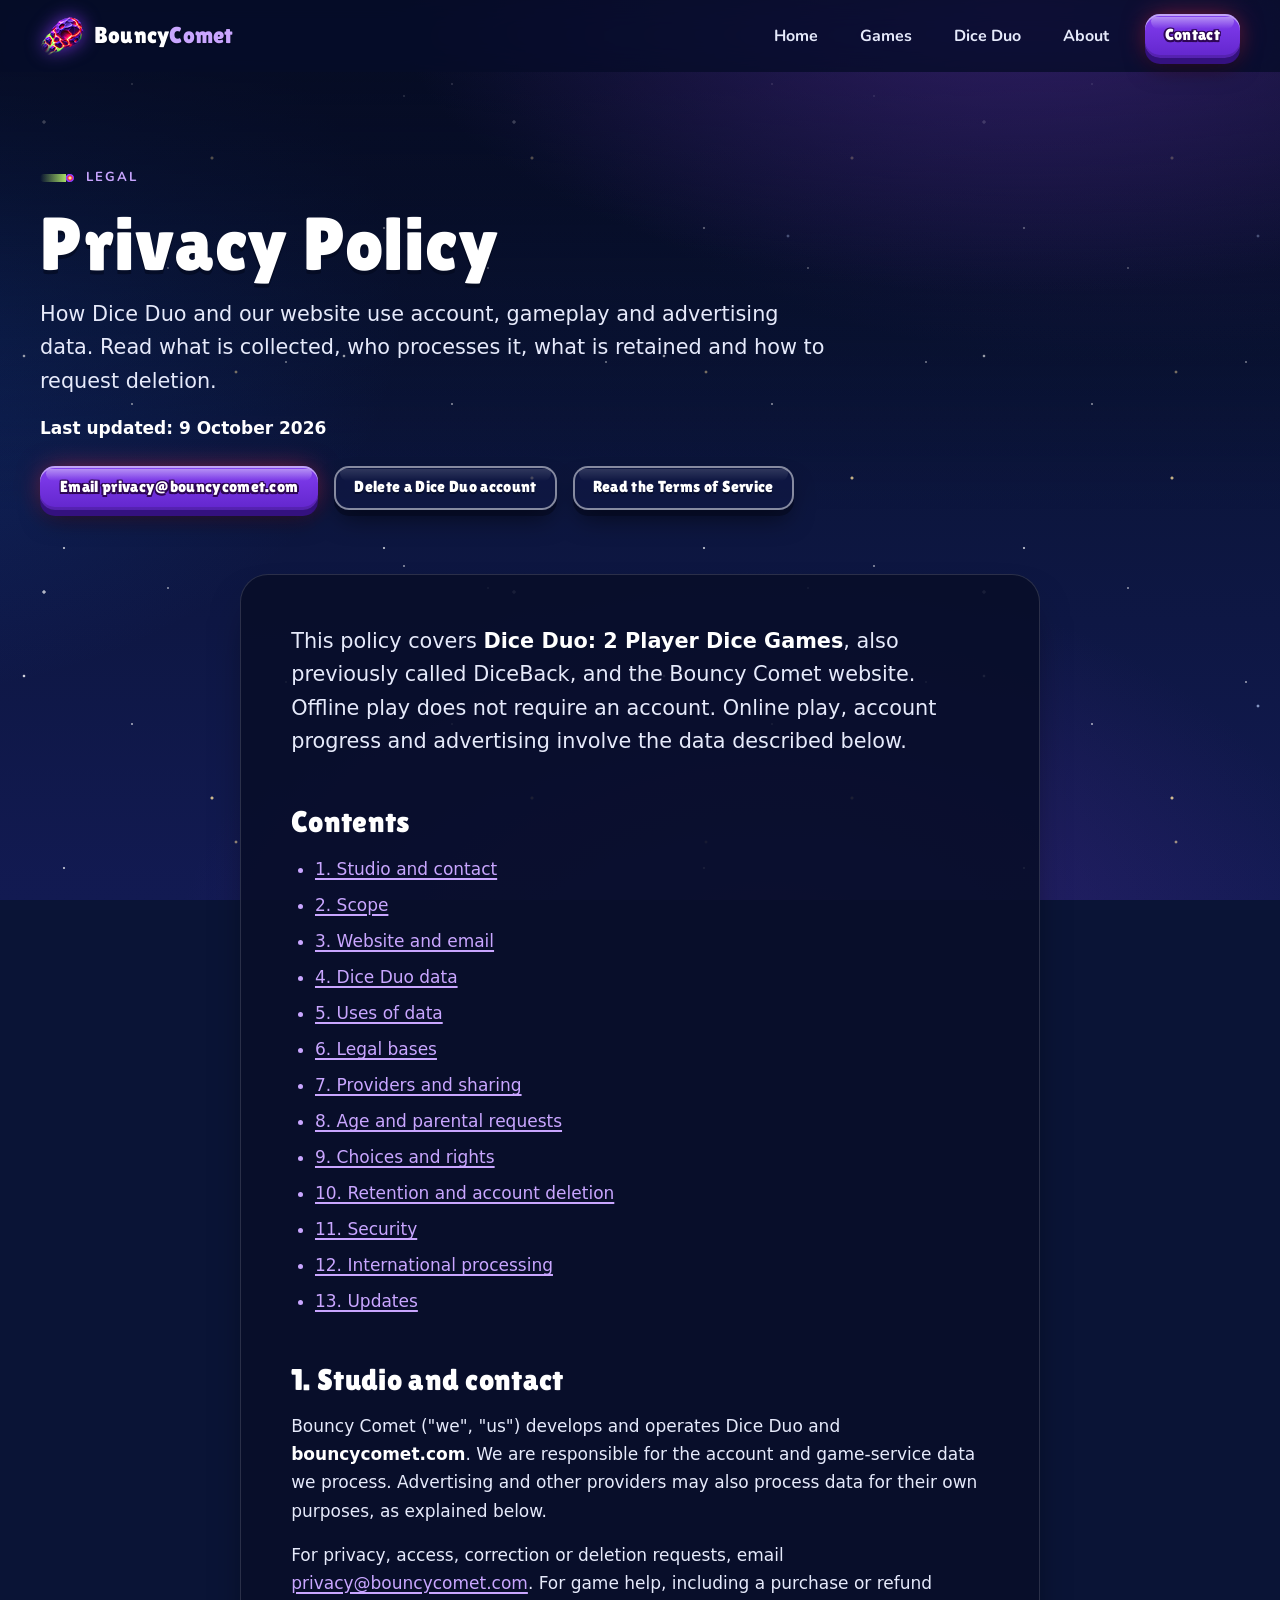
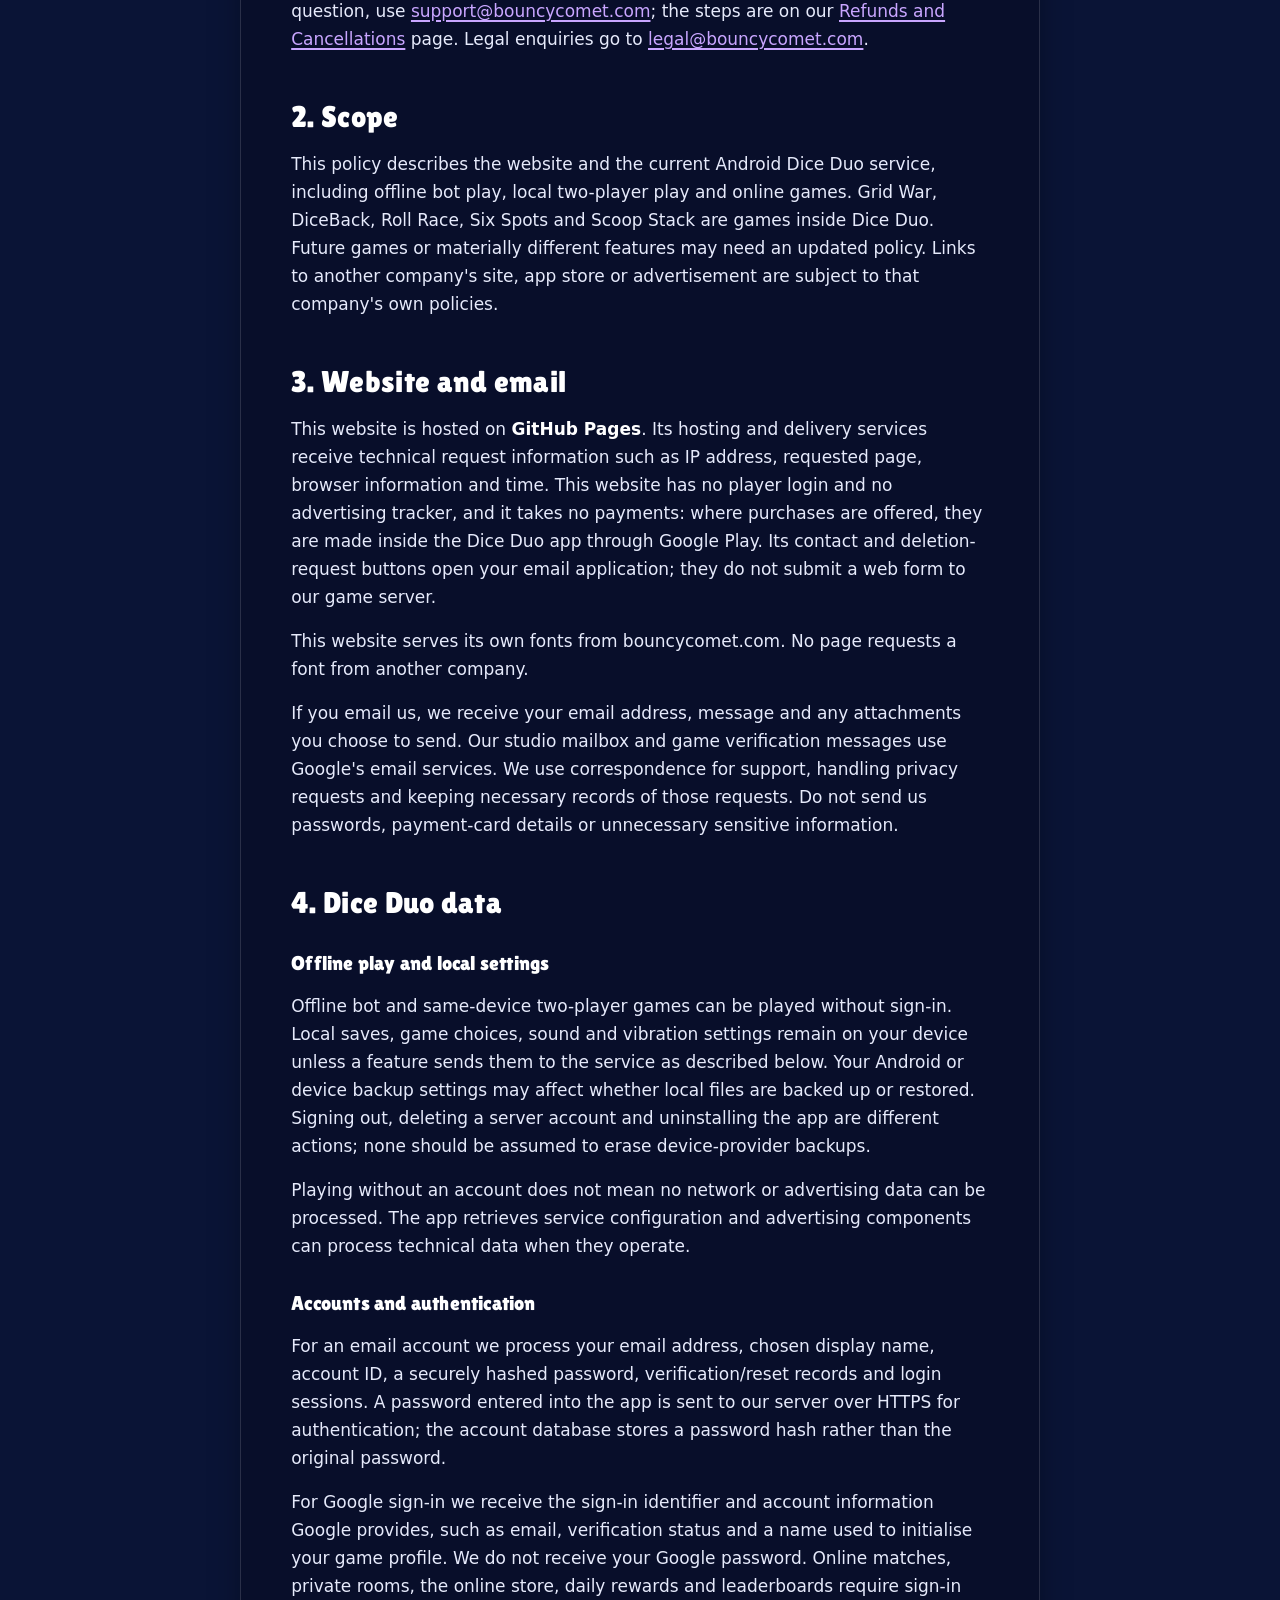
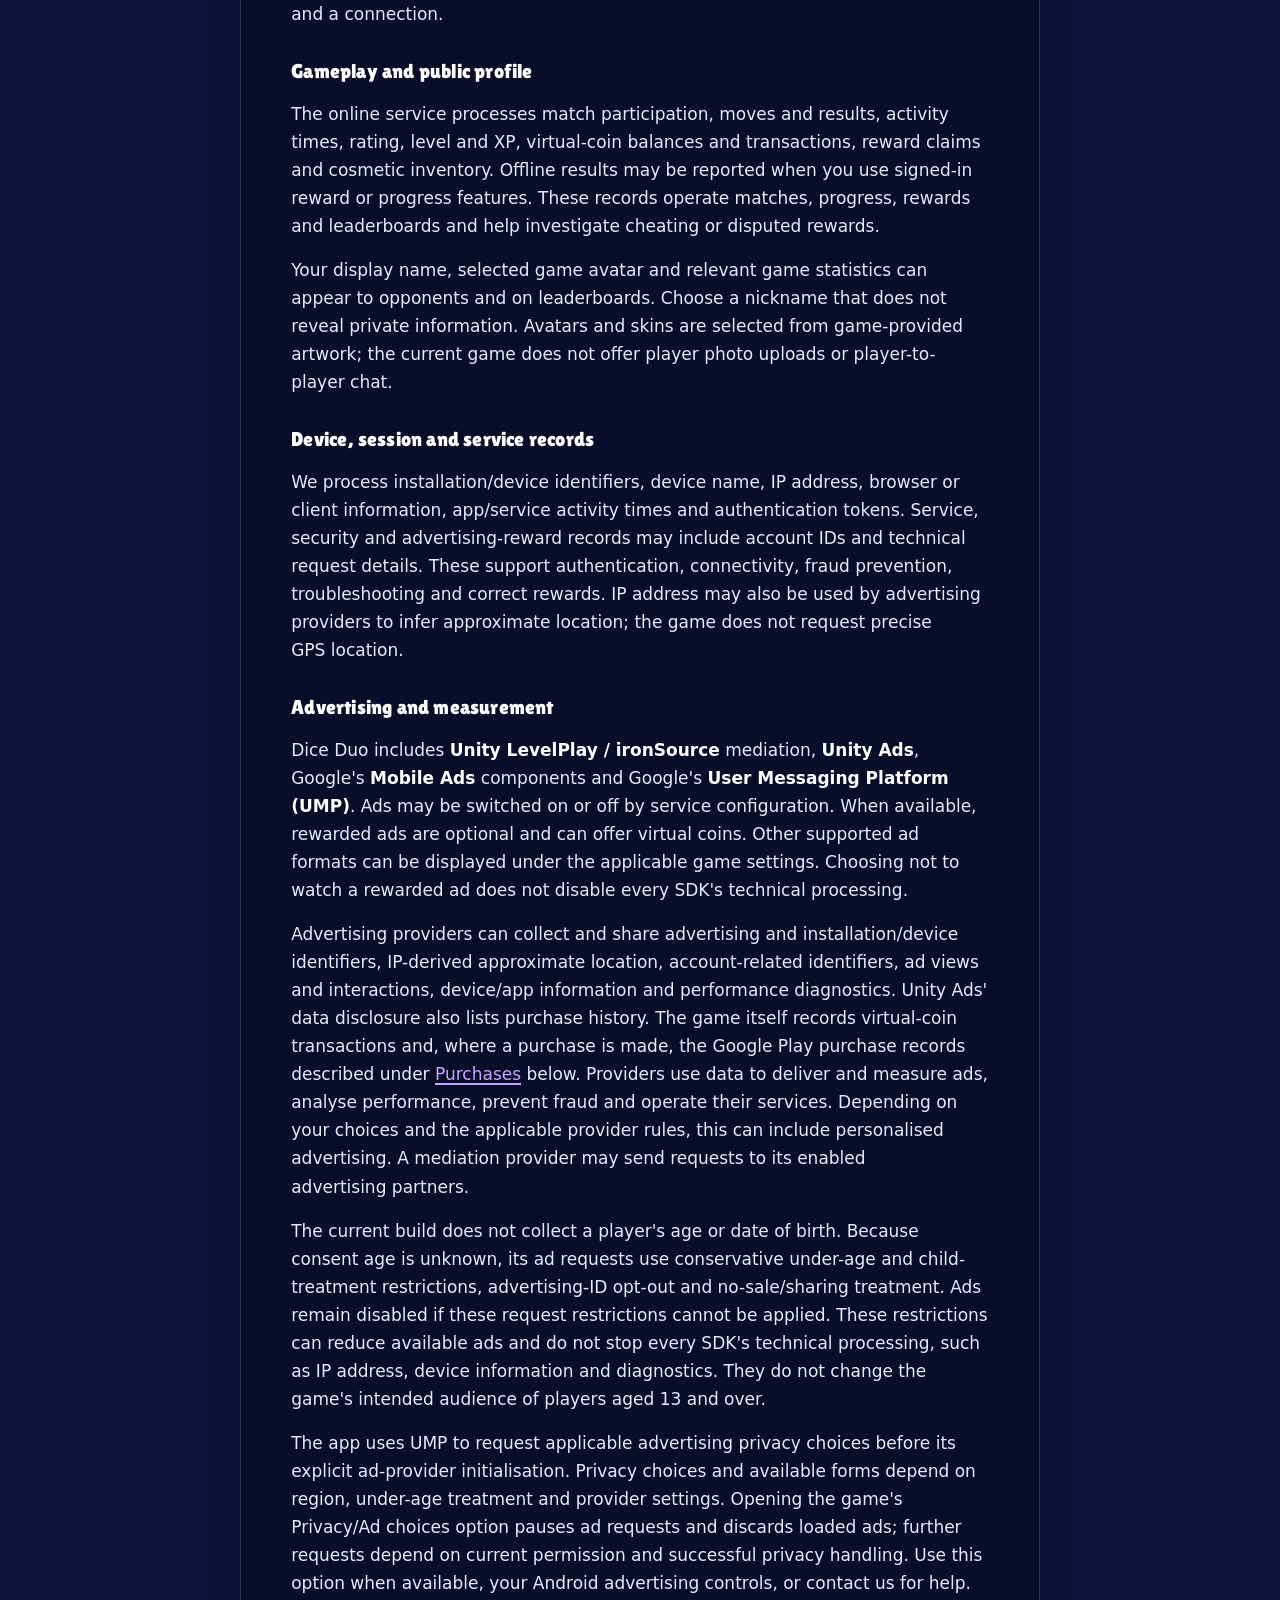
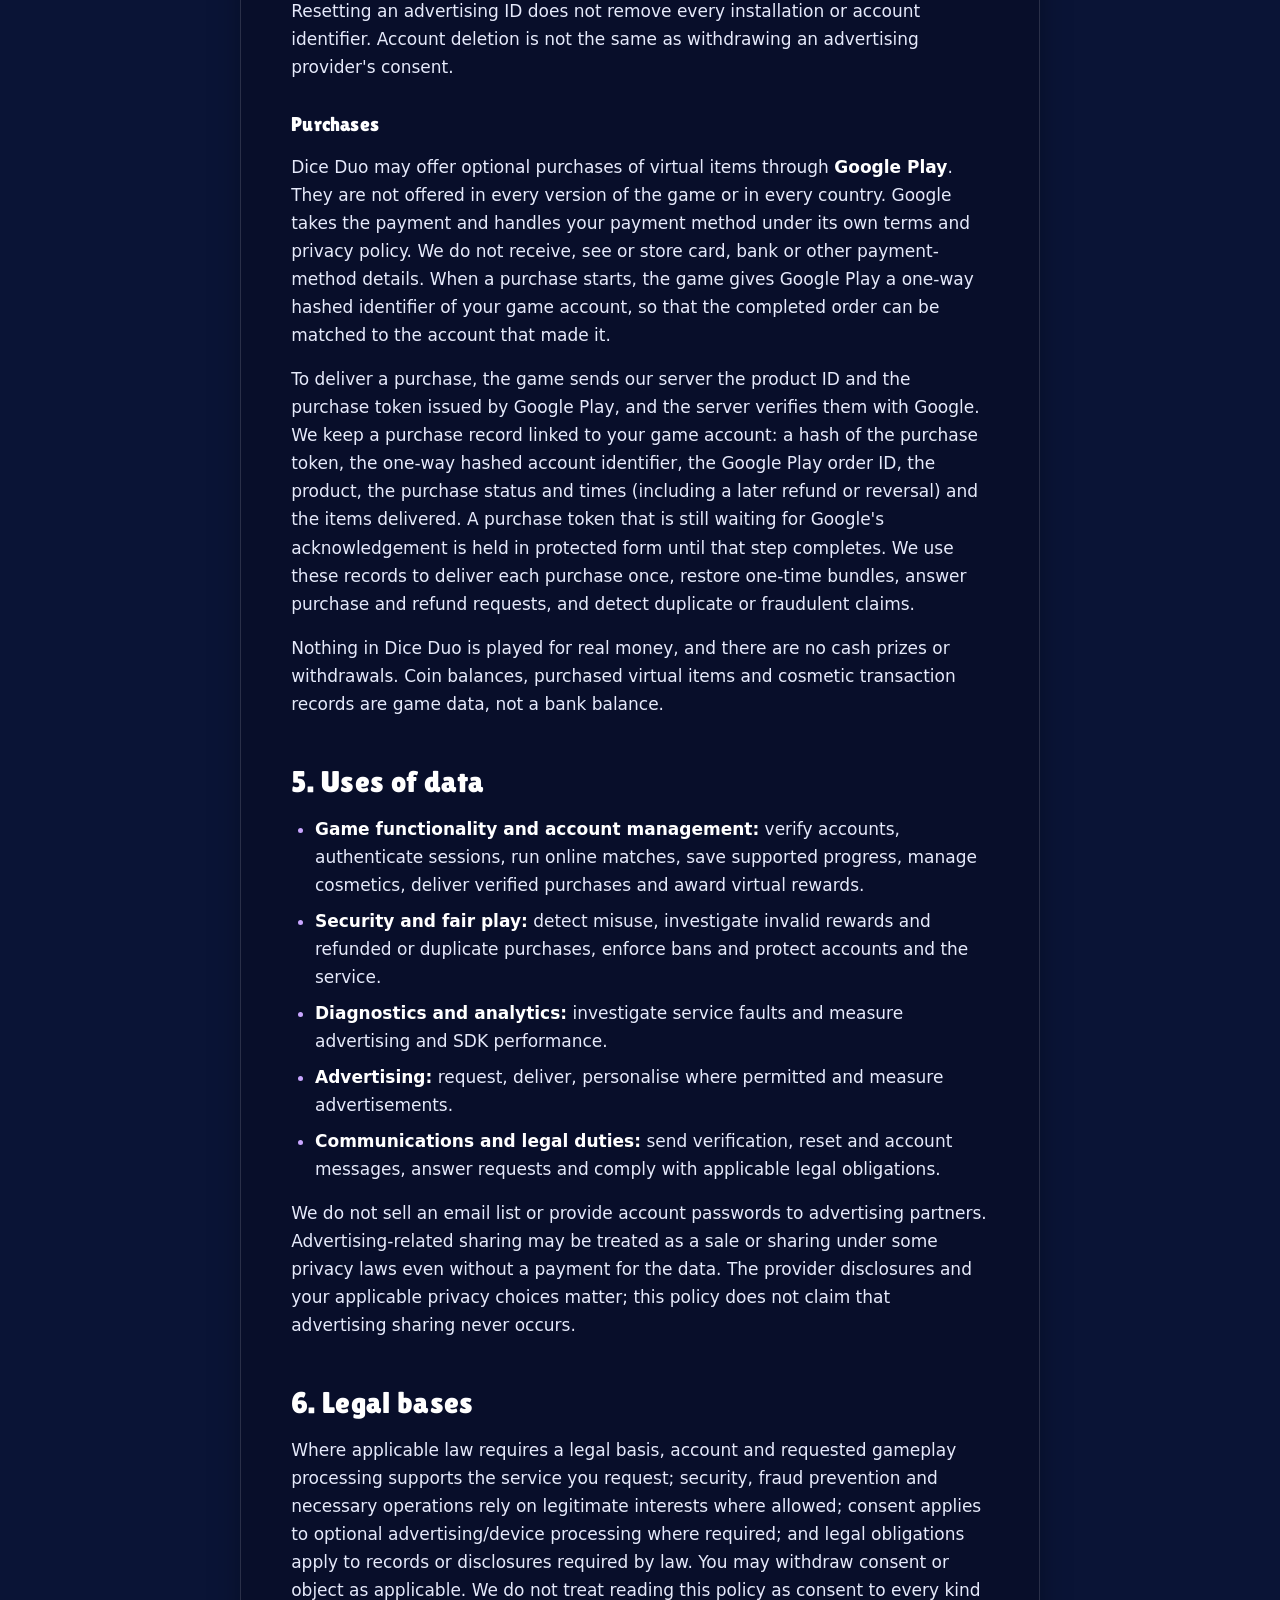
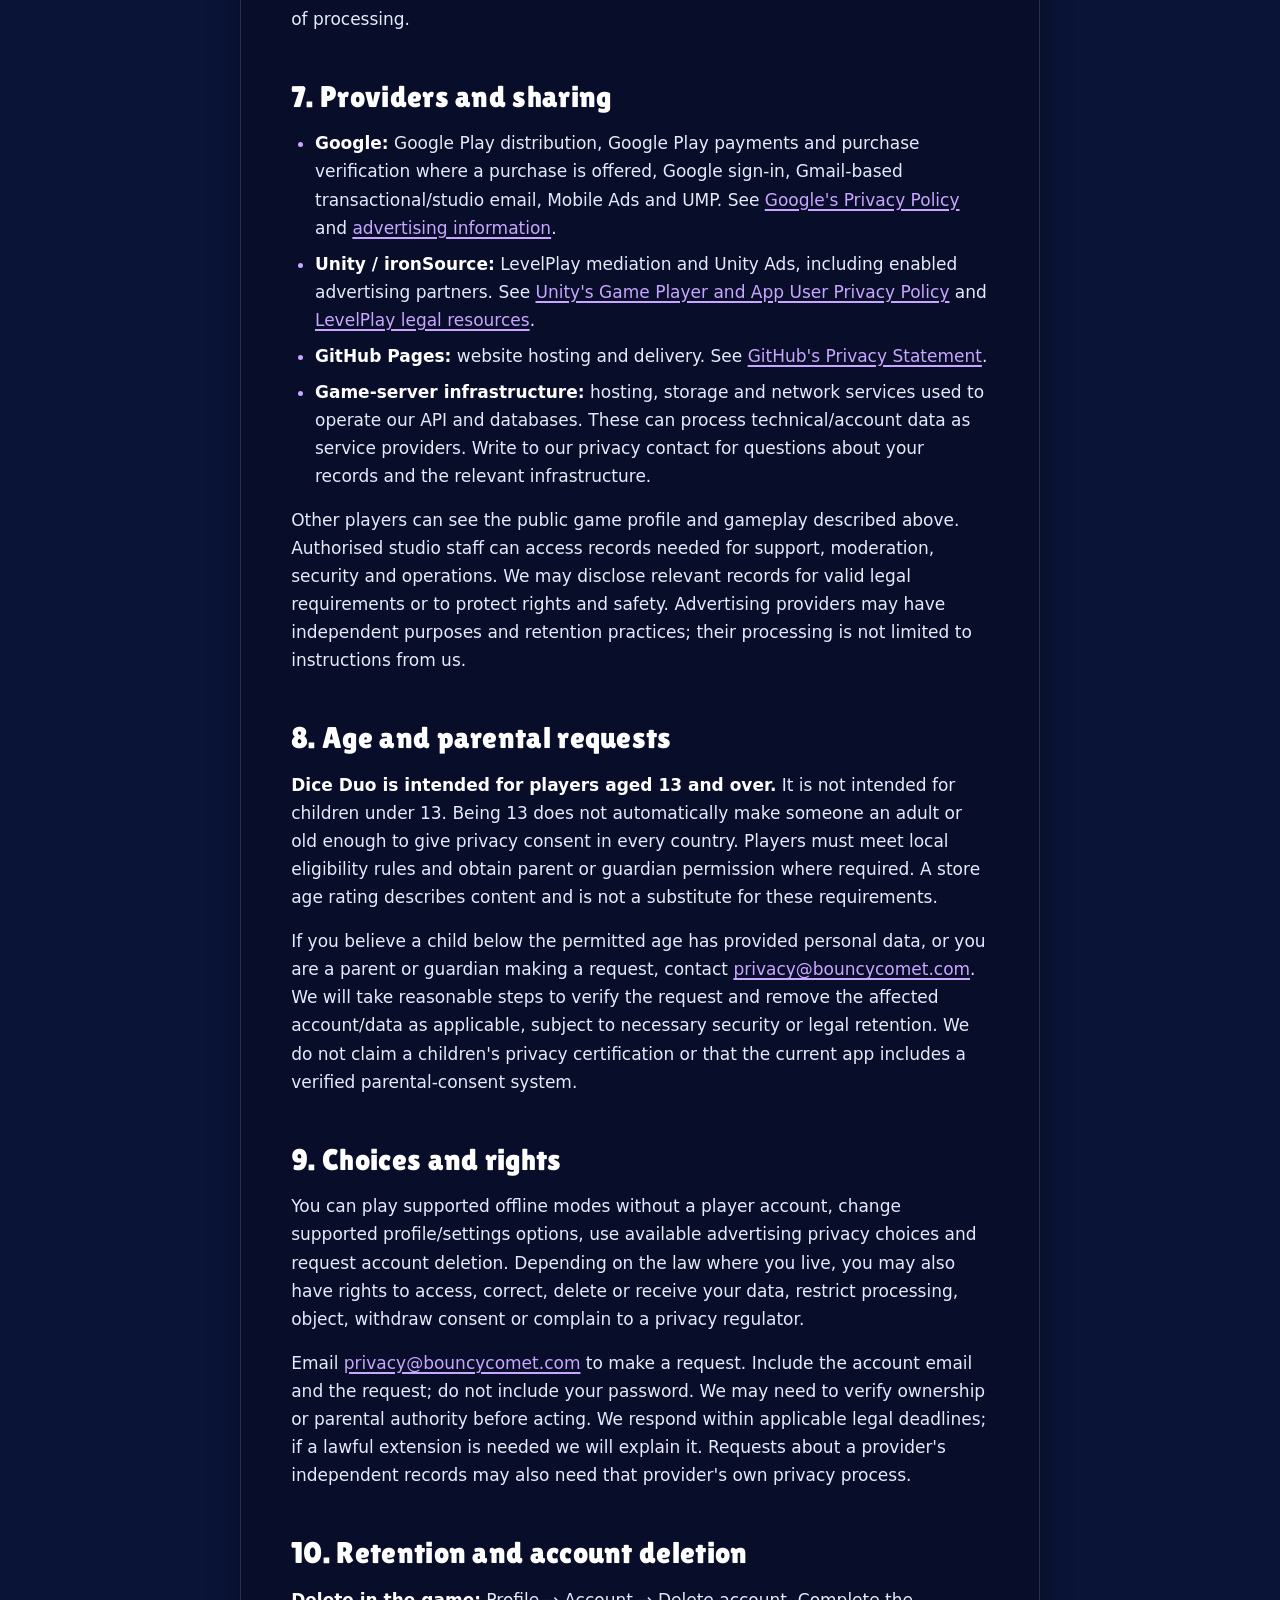
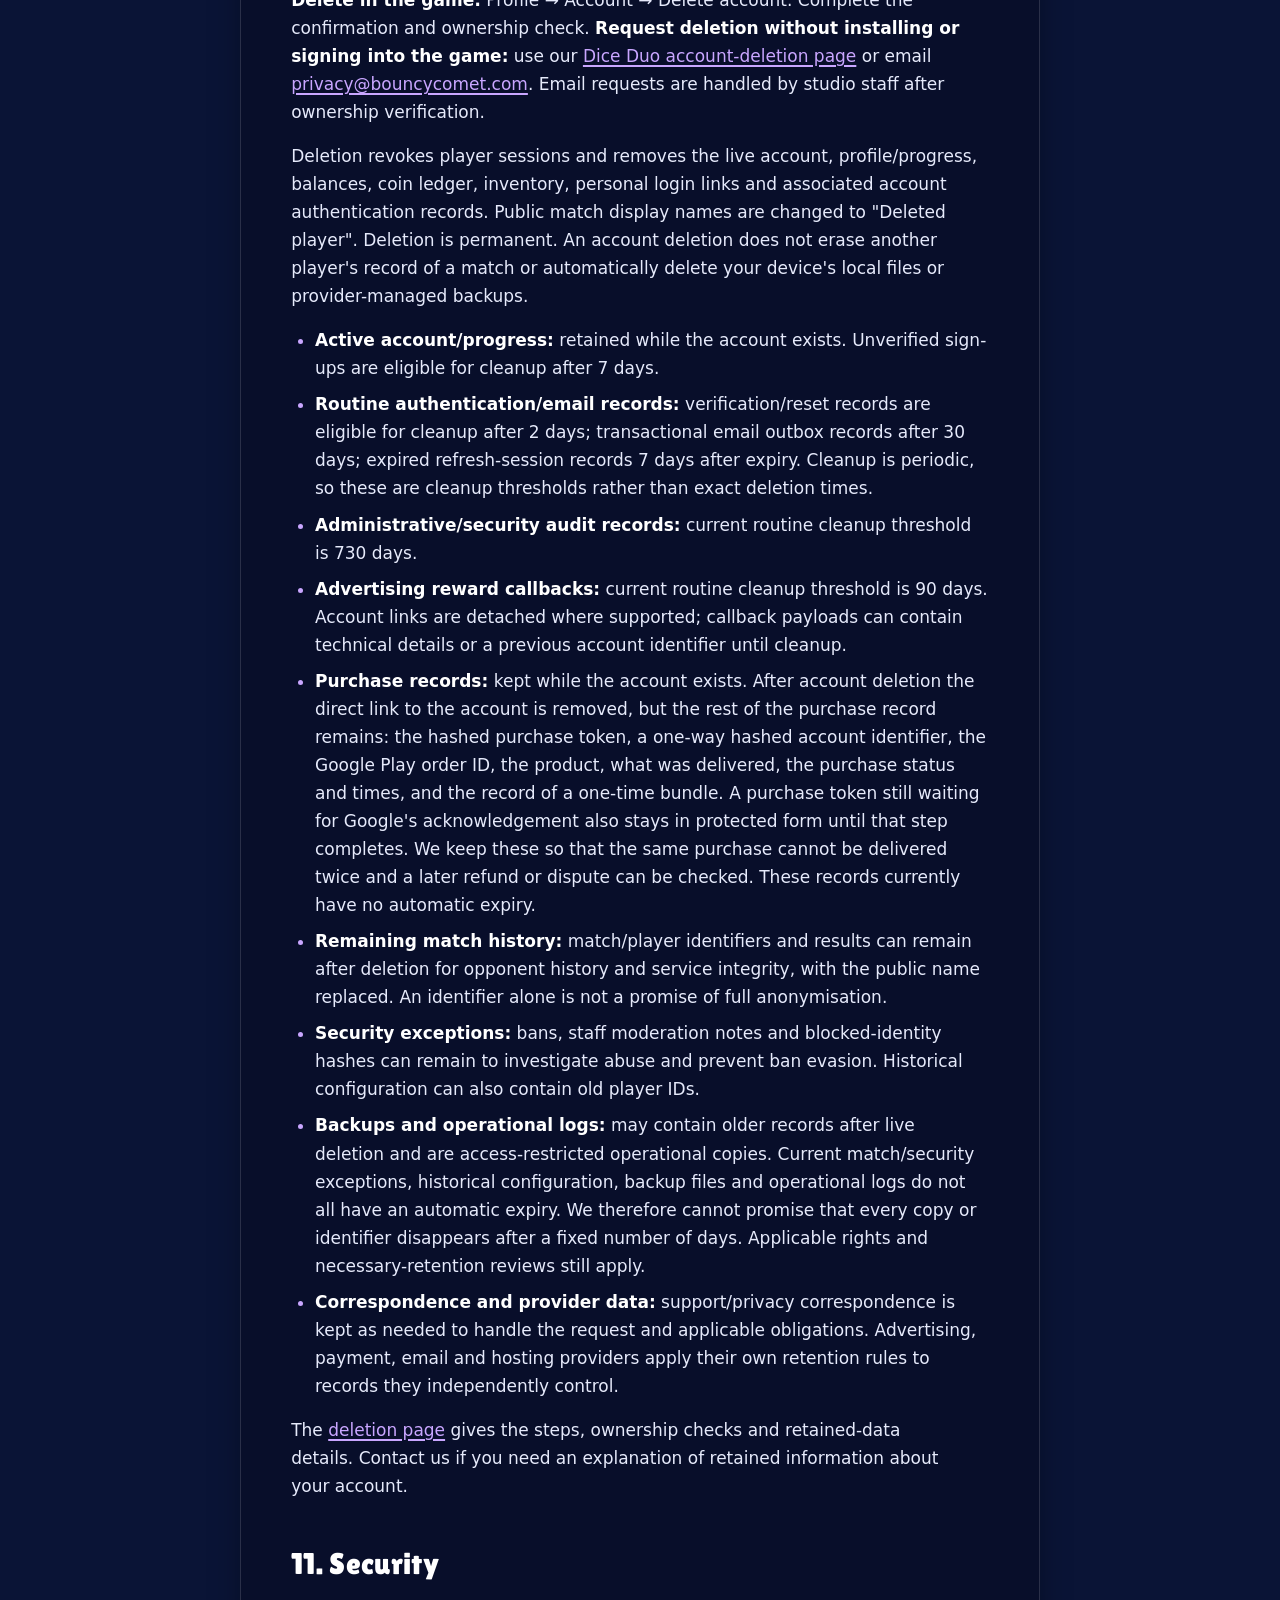
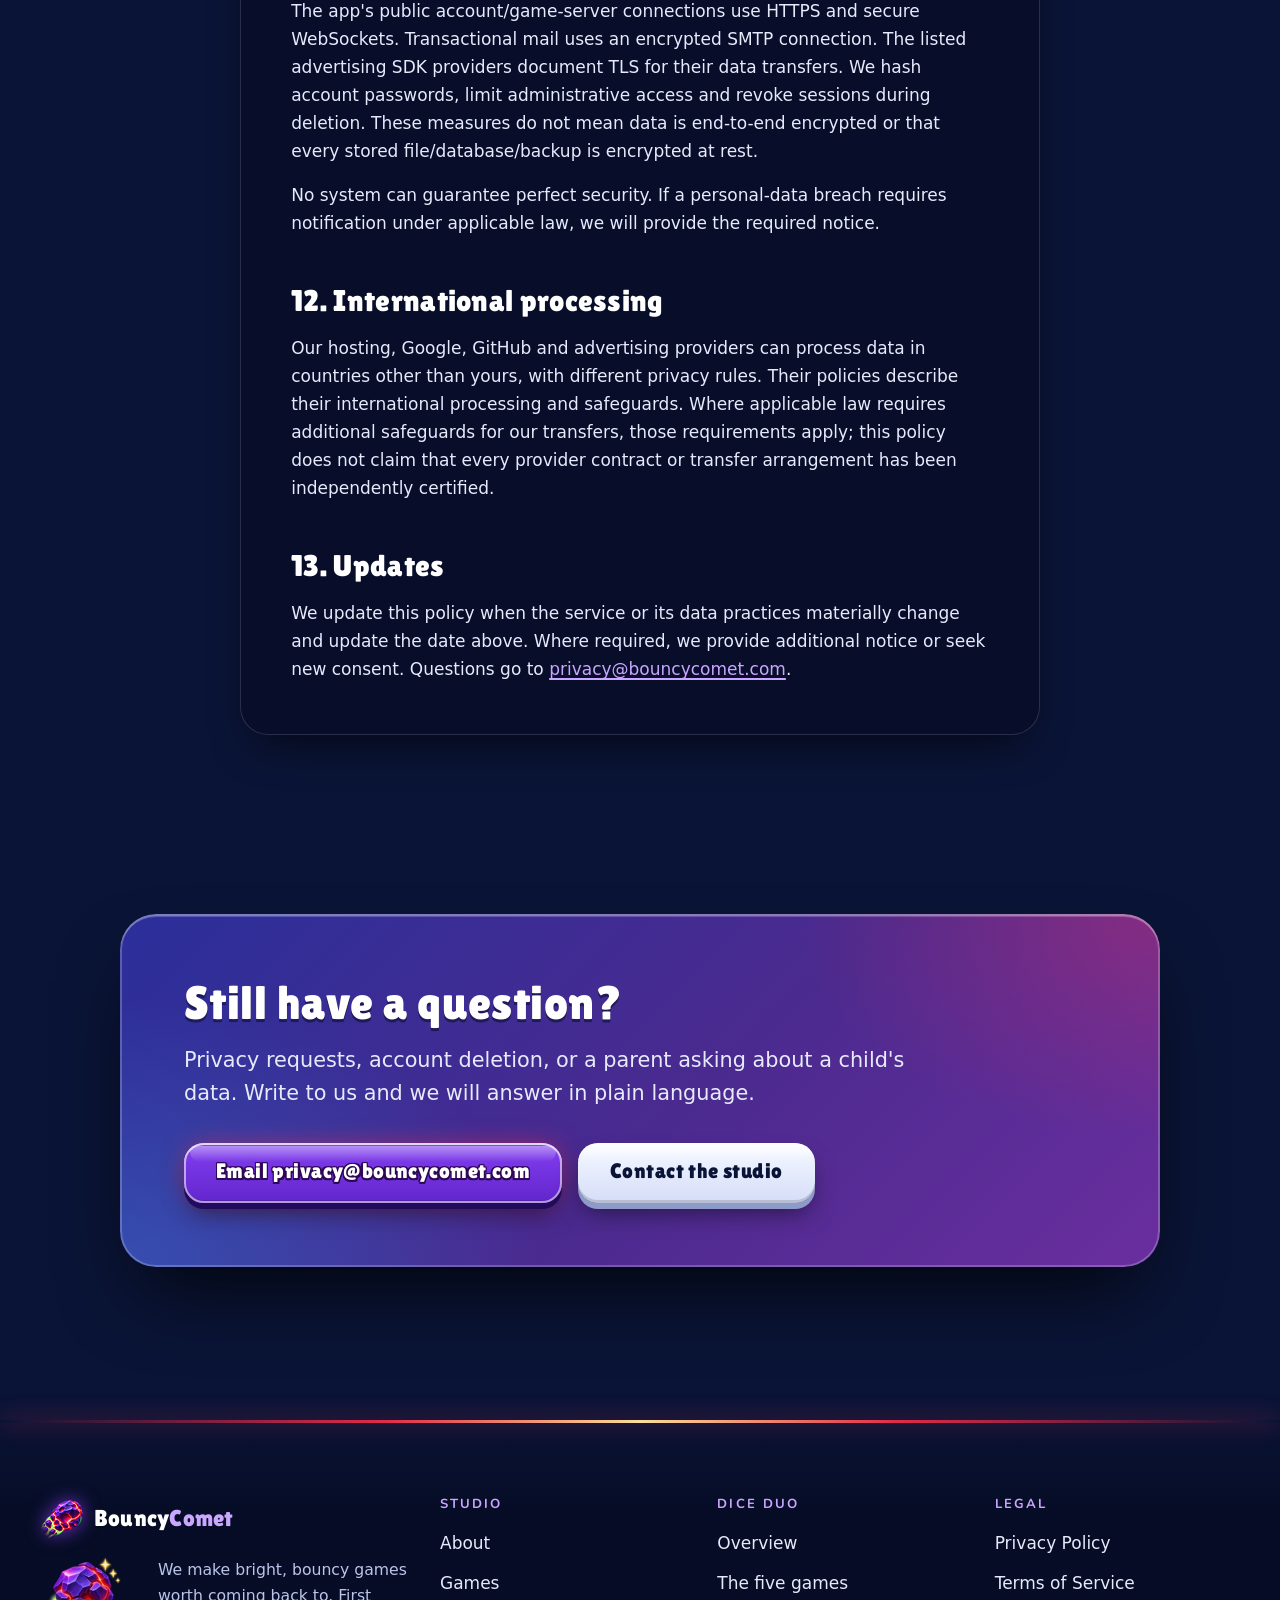
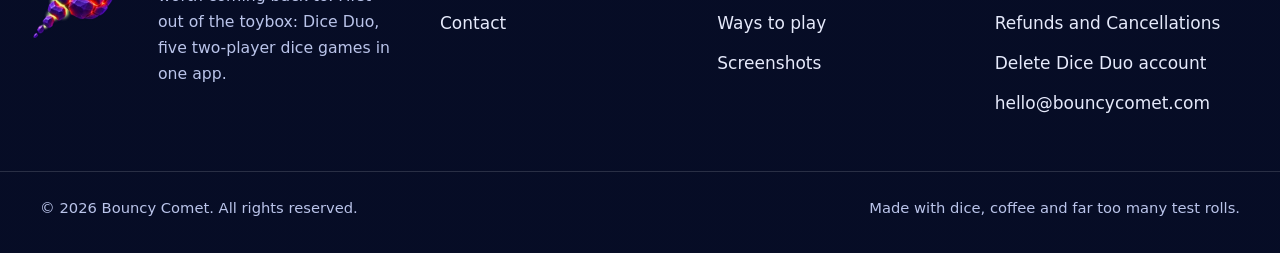
<file: privacy.html>
<!DOCTYPE html>
<html lang="en">
<head>
  <meta charset="utf-8">
  <meta name="viewport" content="width=device-width, initial-scale=1">
  <title>Privacy Policy | Bouncy Comet</title>
  <meta name="description" content="Privacy information for Dice Duo and bouncycomet.com: accounts, gameplay, advertising, retention, choices and account deletion.">
  <link rel="canonical" href="https://bouncycomet.com/privacy.html">
  <meta name="theme-color" content="#0A1436">
  <meta property="og:type" content="website">
  <meta property="og:site_name" content="Bouncy Comet">
  <meta property="og:title" content="Privacy Policy | Bouncy Comet">
  <meta property="og:description" content="Privacy information for Dice Duo and bouncycomet.com: accounts, gameplay, advertising, retention, choices and account deletion.">
  <meta property="og:url" content="https://bouncycomet.com/privacy.html">
  <meta property="og:image" content="https://bouncycomet.com/assets/img/og-image.jpg?v=16e1dc48">
  <meta property="og:image:width" content="1200">
  <meta property="og:image:height" content="630">
  <meta property="og:image:alt" content="Bouncy Comet, an independent mobile game studio.">
  <meta name="twitter:card" content="summary_large_image">
  <meta name="twitter:title" content="Privacy Policy | Bouncy Comet">
  <meta name="twitter:description" content="Privacy information for Dice Duo and bouncycomet.com: accounts, gameplay, advertising, retention, choices and account deletion.">
  <meta name="twitter:image" content="https://bouncycomet.com/assets/img/og-image.jpg?v=16e1dc48">
  <meta name="twitter:image:alt" content="Bouncy Comet, an independent mobile game studio.">
  <link rel="icon" href="assets/icons/favicon.ico?v=2050a3d2" sizes="any">
  <link rel="icon" href="assets/icons/favicon-32.png?v=d00324c3" type="image/png" sizes="32x32">
  <link rel="apple-touch-icon" href="assets/icons/apple-touch-icon.png?v=4e0e32cf">
  <link rel="manifest" href="site.webmanifest?v=643073f1">
  <link rel="preload" href="assets/fonts/LilitaOne-Regular.woff" as="font" type="font/woff" crossorigin>
  <link rel="preload" href="assets/fonts/Nunito-Bold.woff" as="font" type="font/woff" crossorigin>
  <!-- Set before first paint so .reveal blocks and the mobile menu are only hidden when JS can show them;
       taken away again if js/main.js never arrives. -->
  <script>document.documentElement.classList.add('js');addEventListener('load',function(){window.__bc||document.documentElement.classList.remove('js')});</script>
  <link rel="stylesheet" href="css/style.css?v=34b49416">
</head>
<body>

<a class="skip" href="#main">Skip to content</a>
<header class="site-header" id="siteHeader">
  <nav class="wrap nav" aria-label="Main">
    <a class="nav__logo" href="index.html" aria-label="Bouncy Comet - home">
      <img class="nav__logo-mark" src="assets/icons/logo-mark.png?v=7af52c43" srcset="assets/icons/logo-mark.png?v=7af52c43 1x, assets/icons/logo-mark@2x.png?v=5d838990 2x, assets/icons/logo-mark@3x.png?v=66e2e5da 3x" width="44" height="44" alt="">
      <span class="nav__logo-text">Bouncy<span>Comet</span></span>
    </a>
    <button class="nav__burger" id="navBurger" type="button" aria-expanded="false" aria-controls="navLinks" aria-label="Open menu">
      <span></span><span></span><span></span>
    </button>
    <div class="nav__links" id="navLinks">
      <a class="nav__link" href="index.html">Home</a>
      <a class="nav__link" href="games.html">Games</a>
      <a class="nav__link" href="diceback.html">Dice Duo</a>
      <a class="nav__link" href="about.html">About</a>
      <a class="nav__cta btn btn--comet btn--sm" href="contact.html">Contact</a>
    </div>
  </nav>
</header>

<main id="main">
  <!-- ===================================================================
       PAGE HEADER
       =================================================================== -->
  <section class="section section--dark section--tight">
    <div class="wrap">
      <div class="section__head reveal">
        <p class="eyebrow">Legal</p>
        <h1 class="h1 balance">Privacy Policy</h1>
        <p class="lead">How Dice Duo and our website use account, gameplay and advertising data. Read what is collected, who processes it, what is retained and how to request deletion.</p>
        <p class="muted mt-4"><strong>Last updated: 9 October 2026</strong></p>
        <div class="btn-row mt-5">
          <a class="btn btn--comet btn--sm btn--wrap" href="mailto:privacy@bouncycomet.com">Email privacy@bouncycomet.com</a>
          <a class="btn btn--ghost btn--sm" href="account-deletion.html">Delete a Dice Duo account</a>
          <a class="btn btn--ghost btn--sm" href="terms.html">Read the Terms of Service</a>
        </div>
      </div>
    </div>
  </section>

  <!-- ===================================================================
       POLICY BODY - prose column
       =================================================================== -->
  <section class="section">
    <div class="wrap">
      <div class="prose">

        <p class="lead">This policy covers <strong>Dice Duo: 2 Player Dice Games</strong>, also previously called DiceBack, and the Bouncy Comet website. Offline play does not require an account. Online play, account progress and advertising involve the data described below.</p>

        <h2 class="h2" id="contents">Contents</h2>
        <ul>
          <li><a href="#who-we-are">1. Studio and contact</a></li>
          <li><a href="#scope">2. Scope</a></li>
          <li><a href="#website">3. Website and email</a></li>
          <li><a href="#games">4. Dice Duo data</a></li>
          <li><a href="#why">5. Uses of data</a></li>
          <li><a href="#legal-bases">6. Legal bases</a></li>
          <li><a href="#third-parties">7. Providers and sharing</a></li>
          <li><a href="#children">8. Age and parental requests</a></li>
          <li><a href="#rights">9. Choices and rights</a></li>
          <li><a href="#retention">10. Retention and account deletion</a></li>
          <li><a href="#security">11. Security</a></li>
          <li><a href="#transfers">12. International processing</a></li>
          <li><a href="#changes">13. Updates</a></li>
        </ul>

        <h2 class="h2" id="who-we-are">1. Studio and contact</h2>
        <p>Bouncy Comet ("we", "us") develops and operates Dice Duo and <strong>bouncycomet.com</strong>. We are responsible for the account and game-service data we process. Advertising and other providers may also process data for their own purposes, as explained below.</p>
        <p>For privacy, access, correction or deletion requests, email <a href="mailto:privacy@bouncycomet.com">privacy@bouncycomet.com</a>. For game help, including a purchase or refund question, use <a href="mailto:support@bouncycomet.com">support@bouncycomet.com</a>; the steps are on our <a href="refunds.html">Refunds and Cancellations</a> page. Legal enquiries go to <a href="mailto:legal@bouncycomet.com">legal@bouncycomet.com</a>.</p>

        <h2 class="h2" id="scope">2. Scope</h2>
        <p>This policy describes the website and the current Android Dice Duo service, including offline bot play, local two-player play and online games. Grid War, DiceBack, Roll Race, Six Spots and Scoop Stack are games inside Dice Duo. Future games or materially different features may need an updated policy. Links to another company's site, app store or advertisement are subject to that company's own policies.</p>

        <h2 class="h2" id="website">3. Website and email</h2>
        <p>This website is hosted on <strong>GitHub Pages</strong>. Its hosting and delivery services receive technical request information such as IP address, requested page, browser information and time. This website has no player login and no advertising tracker, and it takes no payments: where purchases are offered, they are made inside the Dice Duo app through Google Play. Its contact and deletion-request buttons open your email application; they do not submit a web form to our game server.</p>
        <p>This website serves its own fonts from bouncycomet.com. No page requests a font from another company.</p>
        <p>If you email us, we receive your email address, message and any attachments you choose to send. Our studio mailbox and game verification messages use Google's email services. We use correspondence for support, handling privacy requests and keeping necessary records of those requests. Do not send us passwords, payment-card details or unnecessary sensitive information.</p>

        <h2 class="h2" id="games">4. Dice Duo data</h2>
        <h3 class="h3">Offline play and local settings</h3>
        <p>Offline bot and same-device two-player games can be played without sign-in. Local saves, game choices, sound and vibration settings remain on your device unless a feature sends them to the service as described below. Your Android or device backup settings may affect whether local files are backed up or restored. Signing out, deleting a server account and uninstalling the app are different actions; none should be assumed to erase device-provider backups.</p>
        <p>Playing without an account does not mean no network or advertising data can be processed. The app retrieves service configuration and advertising components can process technical data when they operate.</p>

        <h3 class="h3">Accounts and authentication</h3>
        <p>For an email account we process your email address, chosen display name, account ID, a securely hashed password, verification/reset records and login sessions. A password entered into the app is sent to our server over HTTPS for authentication; the account database stores a password hash rather than the original password.</p>
        <p>For Google sign-in we receive the sign-in identifier and account information Google provides, such as email, verification status and a name used to initialise your game profile. We do not receive your Google password. Online matches, private rooms, the online store, daily rewards and leaderboards require sign-in and a connection.</p>

        <h3 class="h3">Gameplay and public profile</h3>
        <p>The online service processes match participation, moves and results, activity times, rating, level and XP, virtual-coin balances and transactions, reward claims and cosmetic inventory. Offline results may be reported when you use signed-in reward or progress features. These records operate matches, progress, rewards and leaderboards and help investigate cheating or disputed rewards.</p>
        <p>Your display name, selected game avatar and relevant game statistics can appear to opponents and on leaderboards. Choose a nickname that does not reveal private information. Avatars and skins are selected from game-provided artwork; the current game does not offer player photo uploads or player-to-player chat.</p>

        <h3 class="h3">Device, session and service records</h3>
        <p>We process installation/device identifiers, device name, IP address, browser or client information, app/service activity times and authentication tokens. Service, security and advertising-reward records may include account IDs and technical request details. These support authentication, connectivity, fraud prevention, troubleshooting and correct rewards. IP address may also be used by advertising providers to infer approximate location; the game does not request precise GPS location.</p>

        <h3 class="h3">Advertising and measurement</h3>
        <p>Dice Duo includes <strong>Unity LevelPlay / ironSource</strong> mediation, <strong>Unity Ads</strong>, Google's <strong>Mobile Ads</strong> components and Google's <strong>User Messaging Platform (UMP)</strong>. Ads may be switched on or off by service configuration. When available, rewarded ads are optional and can offer virtual coins. Other supported ad formats can be displayed under the applicable game settings. Choosing not to watch a rewarded ad does not disable every SDK's technical processing.</p>
        <p>Advertising providers can collect and share advertising and installation/device identifiers, IP-derived approximate location, account-related identifiers, ad views and interactions, device/app information and performance diagnostics. Unity Ads' data disclosure also lists purchase history. The game itself records virtual-coin transactions and, where a purchase is made, the Google Play purchase records described under <a href="#purchases">Purchases</a> below. Providers use data to deliver and measure ads, analyse performance, prevent fraud and operate their services. Depending on your choices and the applicable provider rules, this can include personalised advertising. A mediation provider may send requests to its enabled advertising partners.</p>
        <p>The current build does not collect a player's age or date of birth. Because consent age is unknown, its ad requests use conservative under-age and child-treatment restrictions, advertising-ID opt-out and no-sale/sharing treatment. Ads remain disabled if these request restrictions cannot be applied. These restrictions can reduce available ads and do not stop every SDK's technical processing, such as IP address, device information and diagnostics. They do not change the game's intended audience of players aged 13 and over.</p>
        <p>The app uses UMP to request applicable advertising privacy choices before its explicit ad-provider initialisation. Privacy choices and available forms depend on region, under-age treatment and provider settings. Opening the game's Privacy/Ad choices option pauses ad requests and discards loaded ads; further requests depend on current permission and successful privacy handling. Use this option when available, your Android advertising controls, or contact us for help. Resetting an advertising ID does not remove every installation or account identifier. Account deletion is not the same as withdrawing an advertising provider's consent.</p>
        <h3 class="h3" id="purchases">Purchases</h3>
        <p>Dice Duo may offer optional purchases of virtual items through <strong>Google Play</strong>. They are not offered in every version of the game or in every country. Google takes the payment and handles your payment method under its own terms and privacy policy. We do not receive, see or store card, bank or other payment-method details. When a purchase starts, the game gives Google Play a one-way hashed identifier of your game account, so that the completed order can be matched to the account that made it.</p>
        <p>To deliver a purchase, the game sends our server the product ID and the purchase token issued by Google Play, and the server verifies them with Google. We keep a purchase record linked to your game account: a hash of the purchase token, the one-way hashed account identifier, the Google Play order ID, the product, the purchase status and times (including a later refund or reversal) and the items delivered. A purchase token that is still waiting for Google's acknowledgement is held in protected form until that step completes. We use these records to deliver each purchase once, restore one-time bundles, answer purchase and refund requests, and detect duplicate or fraudulent claims.</p>
        <p>Nothing in Dice Duo is played for real money, and there are no cash prizes or withdrawals. Coin balances, purchased virtual items and cosmetic transaction records are game data, not a bank balance.</p>

        <h2 class="h2" id="why">5. Uses of data</h2>
        <ul>
          <li><strong>Game functionality and account management:</strong> verify accounts, authenticate sessions, run online matches, save supported progress, manage cosmetics, deliver verified purchases and award virtual rewards.</li>
          <li><strong>Security and fair play:</strong> detect misuse, investigate invalid rewards and refunded or duplicate purchases, enforce bans and protect accounts and the service.</li>
          <li><strong>Diagnostics and analytics:</strong> investigate service faults and measure advertising and SDK performance.</li>
          <li><strong>Advertising:</strong> request, deliver, personalise where permitted and measure advertisements.</li>
          <li><strong>Communications and legal duties:</strong> send verification, reset and account messages, answer requests and comply with applicable legal obligations.</li>
        </ul>
        <p>We do not sell an email list or provide account passwords to advertising partners. Advertising-related sharing may be treated as a sale or sharing under some privacy laws even without a payment for the data. The provider disclosures and your applicable privacy choices matter; this policy does not claim that advertising sharing never occurs.</p>

        <h2 class="h2" id="legal-bases">6. Legal bases</h2>
        <p>Where applicable law requires a legal basis, account and requested gameplay processing supports the service you request; security, fraud prevention and necessary operations rely on legitimate interests where allowed; consent applies to optional advertising/device processing where required; and legal obligations apply to records or disclosures required by law. You may withdraw consent or object as applicable. We do not treat reading this policy as consent to every kind of processing.</p>

        <h2 class="h2" id="third-parties">7. Providers and sharing</h2>
        <ul>
          <li><strong>Google:</strong> Google Play distribution, Google Play payments and purchase verification where a purchase is offered, Google sign-in, Gmail-based transactional/studio email, Mobile Ads and UMP. See <a href="https://policies.google.com/privacy">Google's Privacy Policy</a> and <a href="https://policies.google.com/technologies/ads">advertising information</a>.</li>
          <li><strong>Unity / ironSource:</strong> LevelPlay mediation and Unity Ads, including enabled advertising partners. See <a href="https://unity.com/legal/game-player-and-app-user-privacy-policy">Unity's Game Player and App User Privacy Policy</a> and <a href="https://docs.unity.com/en-us/grow/is-ads/legal-resources">LevelPlay legal resources</a>.</li>
          <li><strong>GitHub Pages:</strong> website hosting and delivery. See <a href="https://docs.github.com/en/site-policy/privacy-policies/github-general-privacy-statement">GitHub's Privacy Statement</a>.</li>
          <li><strong>Game-server infrastructure:</strong> hosting, storage and network services used to operate our API and databases. These can process technical/account data as service providers. Write to our privacy contact for questions about your records and the relevant infrastructure.</li>
        </ul>
        <p>Other players can see the public game profile and gameplay described above. Authorised studio staff can access records needed for support, moderation, security and operations. We may disclose relevant records for valid legal requirements or to protect rights and safety. Advertising providers may have independent purposes and retention practices; their processing is not limited to instructions from us.</p>

        <h2 class="h2" id="children">8. Age and parental requests</h2>
        <p><strong>Dice Duo is intended for players aged 13 and over.</strong> It is not intended for children under 13. Being 13 does not automatically make someone an adult or old enough to give privacy consent in every country. Players must meet local eligibility rules and obtain parent or guardian permission where required. A store age rating describes content and is not a substitute for these requirements.</p>
        <p>If you believe a child below the permitted age has provided personal data, or you are a parent or guardian making a request, contact <a href="mailto:privacy@bouncycomet.com">privacy@bouncycomet.com</a>. We will take reasonable steps to verify the request and remove the affected account/data as applicable, subject to necessary security or legal retention. We do not claim a children's privacy certification or that the current app includes a verified parental-consent system.</p>

        <h2 class="h2" id="rights">9. Choices and rights</h2>
        <p>You can play supported offline modes without a player account, change supported profile/settings options, use available advertising privacy choices and request account deletion. Depending on the law where you live, you may also have rights to access, correct, delete or receive your data, restrict processing, object, withdraw consent or complain to a privacy regulator.</p>
        <p>Email <a href="mailto:privacy@bouncycomet.com">privacy@bouncycomet.com</a> to make a request. Include the account email and the request; do not include your password. We may need to verify ownership or parental authority before acting. We respond within applicable legal deadlines; if a lawful extension is needed we will explain it. Requests about a provider's independent records may also need that provider's own privacy process.</p>

        <h2 class="h2" id="retention">10. Retention and account deletion</h2>
        <p><strong>Delete in the game:</strong> Profile &rarr; Account &rarr; Delete account. Complete the confirmation and ownership check. <strong>Request deletion without installing or signing into the game:</strong> use our <a href="account-deletion.html">Dice Duo account-deletion page</a> or email <a href="mailto:privacy@bouncycomet.com">privacy@bouncycomet.com</a>. Email requests are handled by studio staff after ownership verification.</p>
        <p>Deletion revokes player sessions and removes the live account, profile/progress, balances, coin ledger, inventory, personal login links and associated account authentication records. Public match display names are changed to "Deleted player". Deletion is permanent. An account deletion does not erase another player's record of a match or automatically delete your device's local files or provider-managed backups.</p>
        <ul>
          <li><strong>Active account/progress:</strong> retained while the account exists. Unverified sign-ups are eligible for cleanup after 7 days.</li>
          <li><strong>Routine authentication/email records:</strong> verification/reset records are eligible for cleanup after 2 days; transactional email outbox records after 30 days; expired refresh-session records 7 days after expiry. Cleanup is periodic, so these are cleanup thresholds rather than exact deletion times.</li>
          <li><strong>Administrative/security audit records:</strong> current routine cleanup threshold is 730 days.</li>
          <li><strong>Advertising reward callbacks:</strong> current routine cleanup threshold is 90 days. Account links are detached where supported; callback payloads can contain technical details or a previous account identifier until cleanup.</li>
          <li><strong>Purchase records:</strong> kept while the account exists. After account deletion the direct link to the account is removed, but the rest of the purchase record remains: the hashed purchase token, a one-way hashed account identifier, the Google Play order ID, the product, what was delivered, the purchase status and times, and the record of a one-time bundle. A purchase token still waiting for Google's acknowledgement also stays in protected form until that step completes. We keep these so that the same purchase cannot be delivered twice and a later refund or dispute can be checked. These records currently have no automatic expiry.</li>
          <li><strong>Remaining match history:</strong> match/player identifiers and results can remain after deletion for opponent history and service integrity, with the public name replaced. An identifier alone is not a promise of full anonymisation.</li>
          <li><strong>Security exceptions:</strong> bans, staff moderation notes and blocked-identity hashes can remain to investigate abuse and prevent ban evasion. Historical configuration can also contain old player IDs.</li>
          <li><strong>Backups and operational logs:</strong> may contain older records after live deletion and are access-restricted operational copies. Current match/security exceptions, historical configuration, backup files and operational logs do not all have an automatic expiry. We therefore cannot promise that every copy or identifier disappears after a fixed number of days. Applicable rights and necessary-retention reviews still apply.</li>
          <li><strong>Correspondence and provider data:</strong> support/privacy correspondence is kept as needed to handle the request and applicable obligations. Advertising, payment, email and hosting providers apply their own retention rules to records they independently control.</li>
        </ul>
        <p>The <a href="account-deletion.html">deletion page</a> gives the steps, ownership checks and retained-data details. Contact us if you need an explanation of retained information about your account.</p>

        <h2 class="h2" id="security">11. Security</h2>
        <p>The app's public account/game-server connections use HTTPS and secure WebSockets. Transactional mail uses an encrypted SMTP connection. The listed advertising SDK providers document TLS for their data transfers. We hash account passwords, limit administrative access and revoke sessions during deletion. These measures do not mean data is end-to-end encrypted or that every stored file/database/backup is encrypted at rest.</p>
        <p>No system can guarantee perfect security. If a personal-data breach requires notification under applicable law, we will provide the required notice.</p>

        <h2 class="h2" id="transfers">12. International processing</h2>
        <p>Our hosting, Google, GitHub and advertising providers can process data in countries other than yours, with different privacy rules. Their policies describe their international processing and safeguards. Where applicable law requires additional safeguards for our transfers, those requirements apply; this policy does not claim that every provider contract or transfer arrangement has been independently certified.</p>

        <h2 class="h2" id="changes">13. Updates</h2>
        <p>We update this policy when the service or its data practices materially change and update the date above. Where required, we provide additional notice or seek new consent. Questions go to <a href="mailto:privacy@bouncycomet.com">privacy@bouncycomet.com</a>.</p>

      </div>
    </div>
  </section>

  <!-- ===================================================================
       CTA BAND
       =================================================================== -->
  <section class="cta-band">
    <div class="wrap">
      <div class="cta">
      <h2 class="h2 balance">Still have a question?</h2>
      <p class="lead">Privacy requests, account deletion, or a parent asking about a child's data. Write to us and we will answer in plain language.</p>
      <div class="btn-row">
        <a class="btn btn--comet btn--lg btn--wrap" href="mailto:privacy@bouncycomet.com">Email privacy@bouncycomet.com</a>
        <a class="btn btn--light btn--lg" href="contact.html">Contact the studio</a>
      </div>
      </div>
    </div>
  </section>
</main>

<footer class="site-footer">
  <div class="wrap footer__grid">
    <div class="footer__brand">
      <a class="nav__logo" href="index.html" aria-label="Bouncy Comet - home">
        <img class="nav__logo-mark" src="assets/icons/logo-mark.png?v=7af52c43" srcset="assets/icons/logo-mark.png?v=7af52c43 1x, assets/icons/logo-mark@2x.png?v=5d838990 2x, assets/icons/logo-mark@3x.png?v=66e2e5da 3x" width="44" height="44" alt="">
        <span class="nav__logo-text">Bouncy<span>Comet</span></span>
      </a>
      <picture class="footer__mascot"><source type="image/webp" srcset="assets/art/mascot-wave-sm.webp?v=4ca5598c 1x, assets/art/mascot-wave-sm@2x.webp?v=2ddb4091 2x"><img src="assets/art/mascot-wave-sm.png?v=08e10111" width="120" height="120" alt="Comet, the Bouncy Comet mascot: a purple rock comet with glowing red cracks and a sparkle of stars" loading="lazy"></picture>
      <p class="footer__tag">We make bright, bouncy games worth coming back to. First out of the toybox: Dice Duo, five two-player dice games in one app.</p>
    </div>
    <div class="footer__col">
      <h2 class="footer__head">Studio</h2>
      <ul class="footer__links">
        <li><a href="about.html">About</a></li>
        <li><a href="games.html">Games</a></li>
        <li><a href="contact.html">Contact</a></li>
      </ul>
    </div>
    <div class="footer__col">
      <h2 class="footer__head">Dice Duo</h2>
      <ul class="footer__links">
        <li><a href="diceback.html">Overview</a></li>
        <li><a href="diceback.html#how-to-play">The five games</a></li>
        <li><a href="diceback.html#modes">Ways to play</a></li>
        <li><a href="diceback.html#screens">Screenshots</a></li>
      </ul>
    </div>
    <div class="footer__col">
      <h2 class="footer__head">Legal</h2>
      <ul class="footer__links">
        <li><a href="privacy.html">Privacy Policy</a></li>
        <li><a href="terms.html">Terms of Service</a></li>
        <li><a href="refunds.html">Refunds and Cancellations</a></li>
        <li><a href="account-deletion.html">Delete Dice Duo account</a></li>
        <li><a href="mailto:hello@bouncycomet.com">hello@bouncycomet.com</a></li>
      </ul>
    </div>
  </div>
  <div class="wrap footer__bottom">
    <p>&copy; <span id="year">2026</span> Bouncy Comet. All rights reserved.</p>
    <p>Made with dice, coffee and far too many test rolls.</p>
  </div>
</footer>

<script src="js/main.js?v=83903227" defer></script>
</body>
</html>
</file>
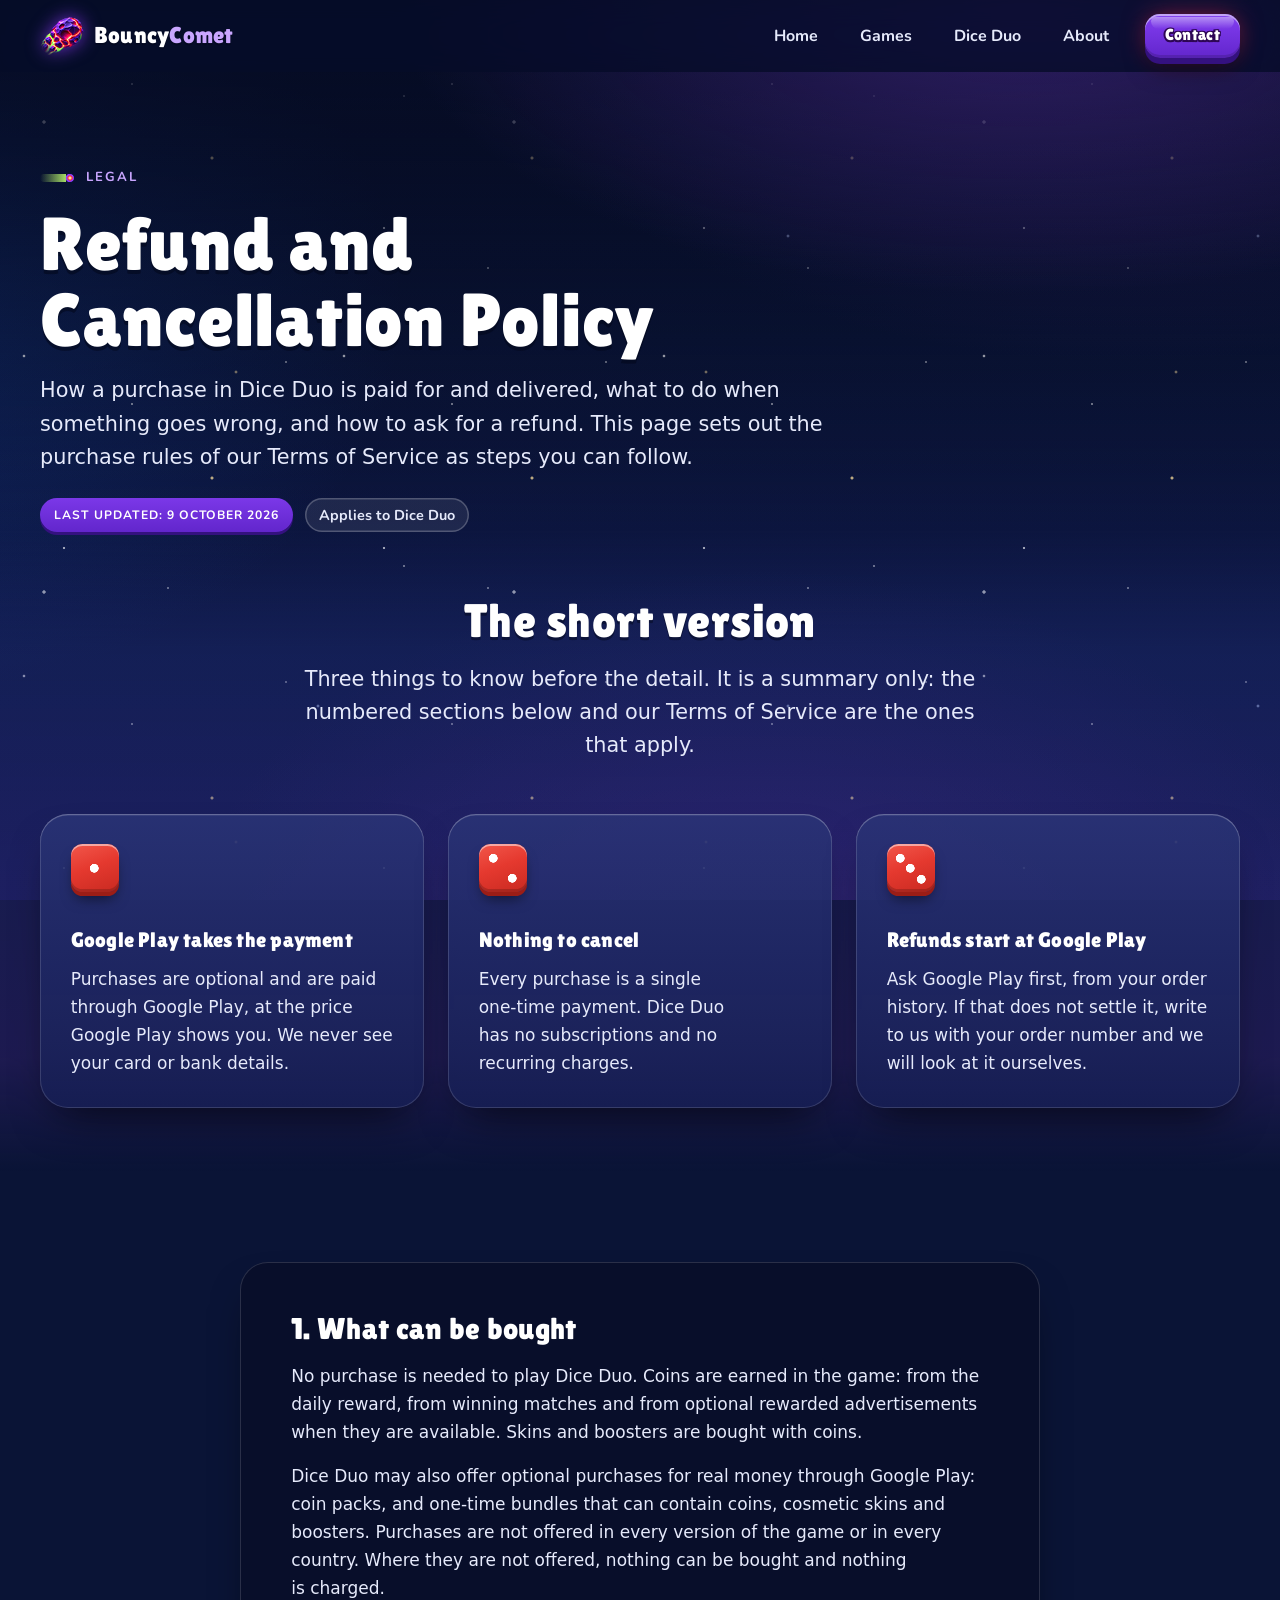
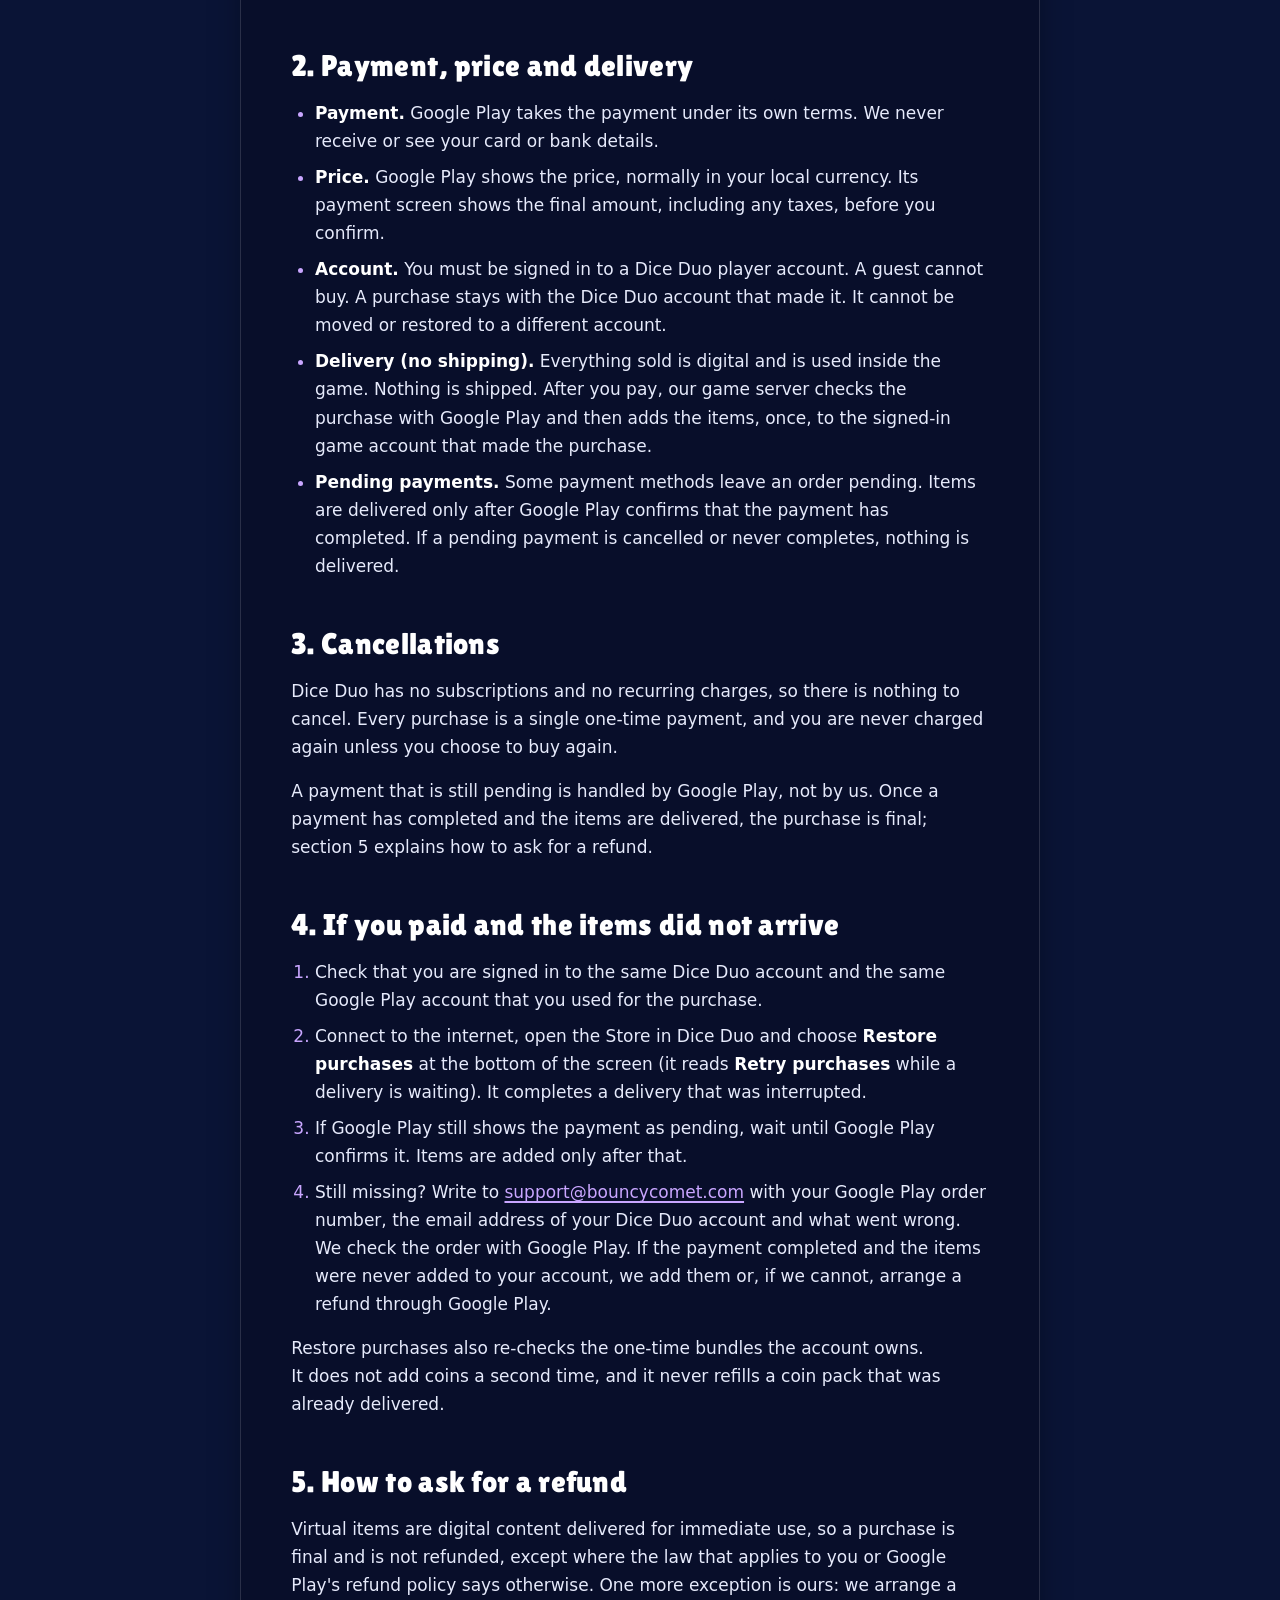
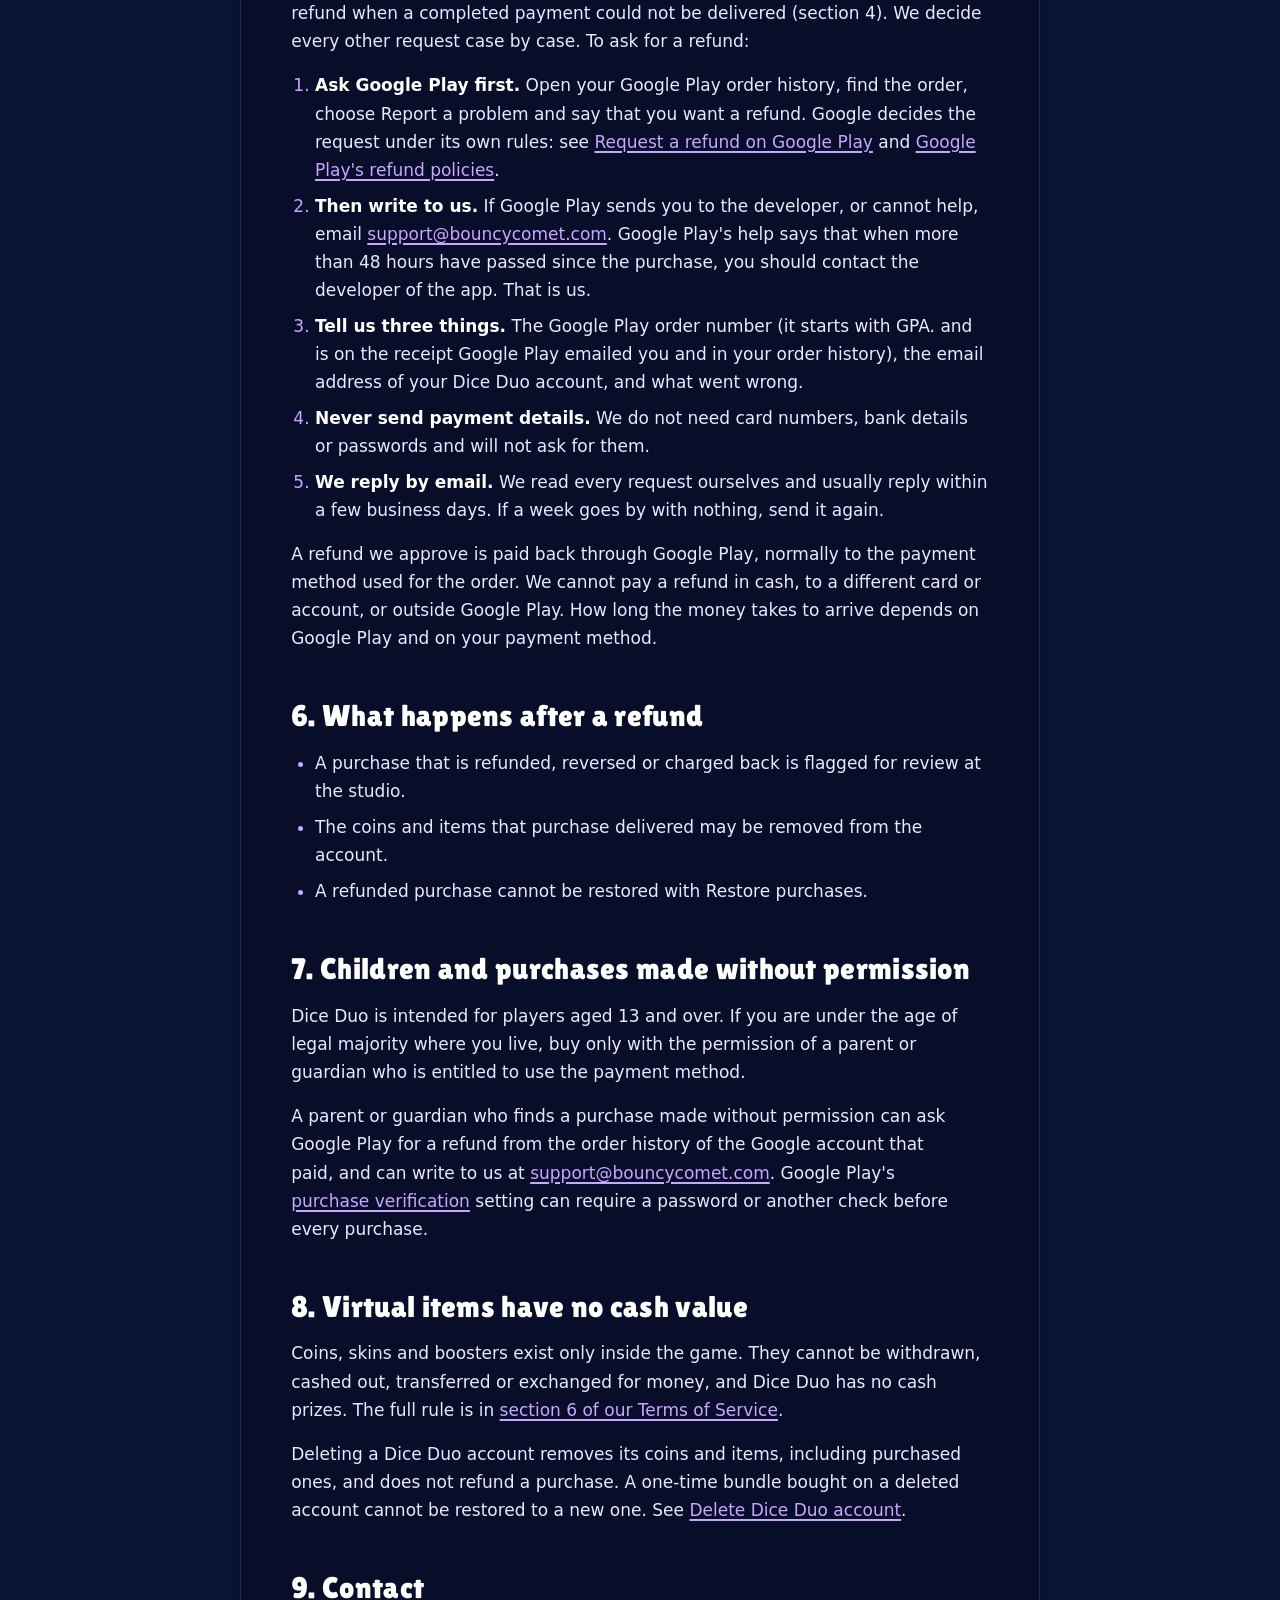
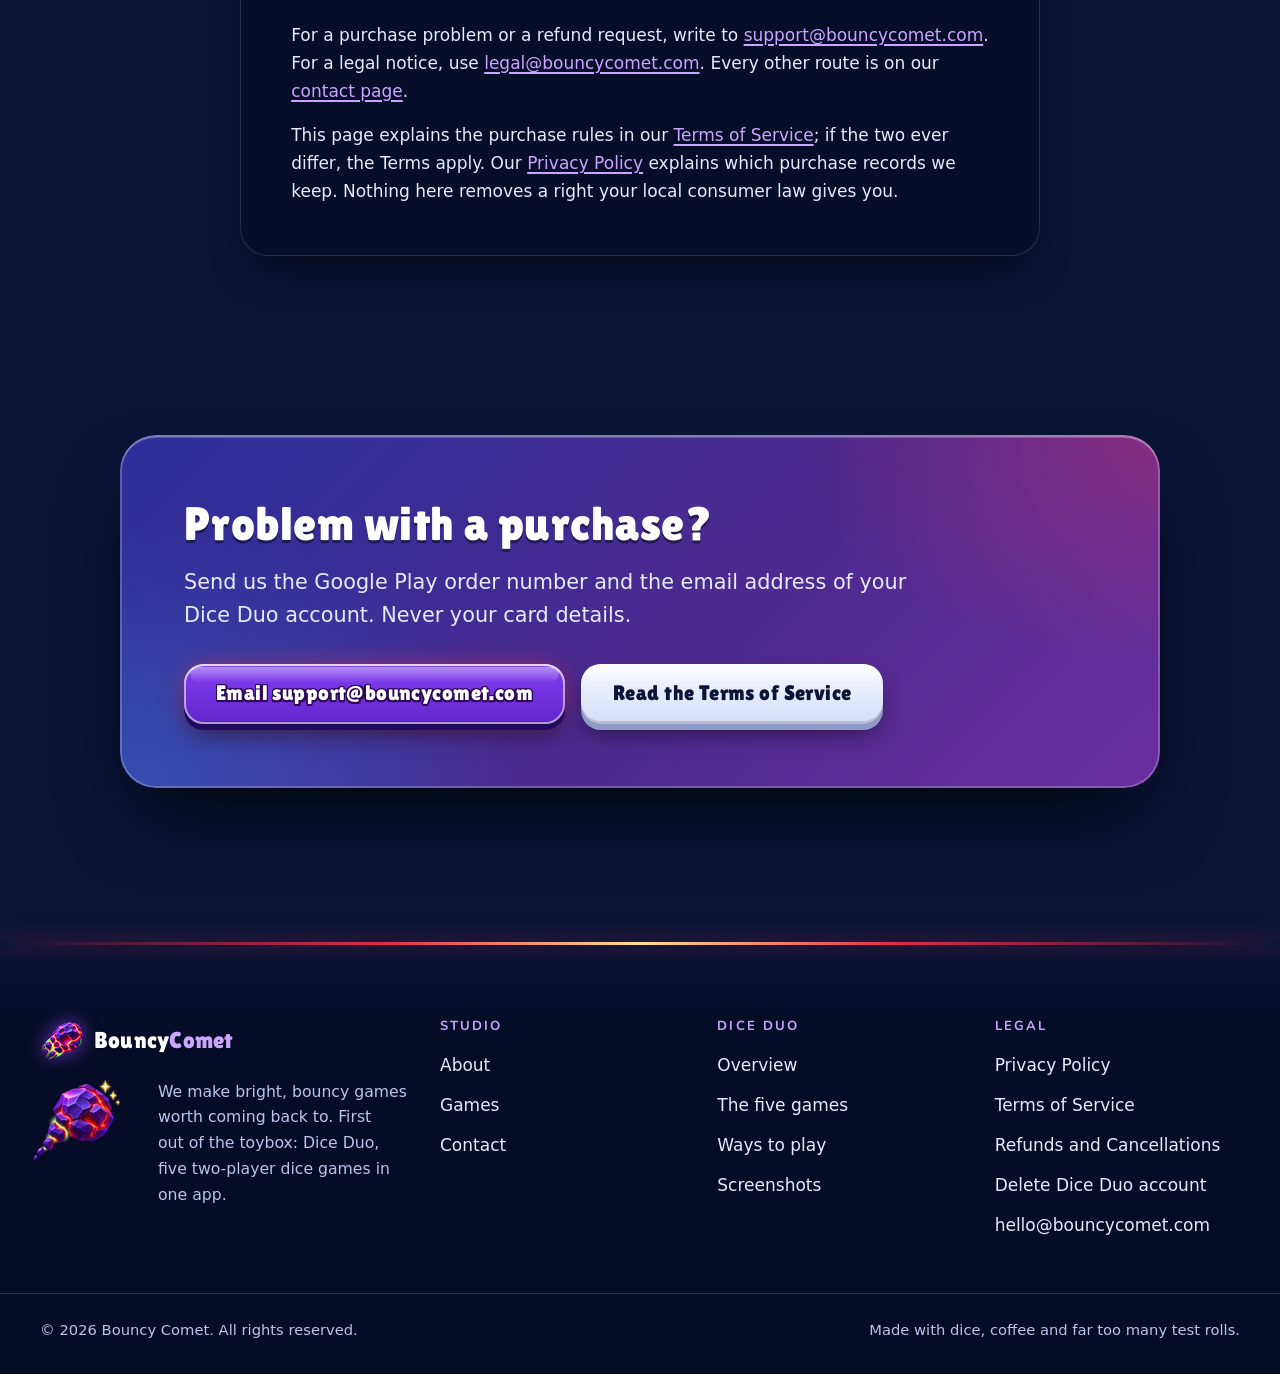
<file: refunds.html>
<!DOCTYPE html>
<html lang="en">
<head>
  <meta charset="utf-8">
  <meta name="viewport" content="width=device-width, initial-scale=1">
  <title>Refund and Cancellation Policy | Bouncy Comet</title>
  <meta name="description" content="Refund and cancellation policy for Dice Duo: how optional Google Play purchases are paid for and delivered, and how to ask for a refund.">
  <link rel="canonical" href="https://bouncycomet.com/refunds.html">
  <meta name="theme-color" content="#0A1436">
  <meta property="og:type" content="website">
  <meta property="og:site_name" content="Bouncy Comet">
  <meta property="og:title" content="Refund and Cancellation Policy | Bouncy Comet">
  <meta property="og:description" content="Refund and cancellation policy for Dice Duo: how optional Google Play purchases are paid for and delivered, and how to ask for a refund.">
  <meta property="og:url" content="https://bouncycomet.com/refunds.html">
  <meta property="og:image" content="https://bouncycomet.com/assets/img/og-image.jpg?v=16e1dc48">
  <meta property="og:image:width" content="1200">
  <meta property="og:image:height" content="630">
  <meta property="og:image:alt" content="Bouncy Comet, an independent mobile game studio.">
  <meta name="twitter:card" content="summary_large_image">
  <meta name="twitter:title" content="Refund and Cancellation Policy | Bouncy Comet">
  <meta name="twitter:description" content="Refund and cancellation policy for Dice Duo: how optional Google Play purchases are paid for and delivered, and how to ask for a refund.">
  <meta name="twitter:image" content="https://bouncycomet.com/assets/img/og-image.jpg?v=16e1dc48">
  <meta name="twitter:image:alt" content="Bouncy Comet, an independent mobile game studio.">
  <link rel="icon" href="assets/icons/favicon.ico?v=2050a3d2" sizes="any">
  <link rel="icon" href="assets/icons/favicon-32.png?v=d00324c3" type="image/png" sizes="32x32">
  <link rel="apple-touch-icon" href="assets/icons/apple-touch-icon.png?v=4e0e32cf">
  <link rel="manifest" href="site.webmanifest?v=643073f1">
  <link rel="preload" href="assets/fonts/LilitaOne-Regular.woff" as="font" type="font/woff" crossorigin>
  <link rel="preload" href="assets/fonts/Nunito-Bold.woff" as="font" type="font/woff" crossorigin>
  <!-- Set before first paint so .reveal blocks and the mobile menu are only hidden when JS can show them;
       taken away again if js/main.js never arrives. -->
  <script>document.documentElement.classList.add('js');addEventListener('load',function(){window.__bc||document.documentElement.classList.remove('js')});</script>
  <link rel="stylesheet" href="css/style.css?v=34b49416">
</head>
<body>

<a class="skip" href="#main">Skip to content</a>
<header class="site-header" id="siteHeader">
  <nav class="wrap nav" aria-label="Main">
    <a class="nav__logo" href="index.html" aria-label="Bouncy Comet - home">
      <img class="nav__logo-mark" src="assets/icons/logo-mark.png?v=7af52c43" srcset="assets/icons/logo-mark.png?v=7af52c43 1x, assets/icons/logo-mark@2x.png?v=5d838990 2x, assets/icons/logo-mark@3x.png?v=66e2e5da 3x" width="44" height="44" alt="">
      <span class="nav__logo-text">Bouncy<span>Comet</span></span>
    </a>
    <button class="nav__burger" id="navBurger" type="button" aria-expanded="false" aria-controls="navLinks" aria-label="Open menu">
      <span></span><span></span><span></span>
    </button>
    <div class="nav__links" id="navLinks">
      <a class="nav__link" href="index.html">Home</a>
      <a class="nav__link" href="games.html">Games</a>
      <a class="nav__link" href="diceback.html">Dice Duo</a>
      <a class="nav__link" href="about.html">About</a>
      <a class="nav__cta btn btn--comet btn--sm" href="contact.html">Contact</a>
    </div>
  </nav>
</header>

<main id="main">
  <!-- ===================================================================
       PAGE HEAD
       =================================================================== -->
  <section class="section section--dark section--tight">
    <div class="wrap">
      <div class="section__head">
        <p class="eyebrow">Legal</p>
        <h1 class="h1 balance">Refund and Cancellation Policy</h1>
        <p class="lead">How a purchase in Dice Duo is paid for and delivered, what to do when something goes wrong, and how to ask for a refund. This page sets out the purchase rules of our Terms of Service as steps you can follow.</p>
        <div class="pill-row mt-5">
          <span class="badge">Last updated: 9 October 2026</span>
          <span class="pill">Applies to Dice Duo</span>
        </div>
      </div>
    </div>
  </section>

  <!-- ===================================================================
       PLAIN-LANGUAGE SUMMARY
       =================================================================== -->
  <section class="section section--tint section--tight">
    <div class="wrap">
      <div class="section__head section__head--center">
        <h2 class="h2 balance">The short version</h2>
        <p class="lead">Three things to know before the detail. It is a summary only: the numbered sections below and our Terms of Service are the ones that apply.</p>
      </div>

      <div class="grid grid--3 reveal">
        <article class="card">
          <span class="die die--1 card__icon" aria-hidden="true"></span>
          <h3 class="card__title">Google Play takes the payment</h3>
          <p class="card__text">Purchases are optional and are paid through Google Play, at the price Google Play shows you. We never see your card or bank details.</p>
        </article>
        <article class="card">
          <span class="die die--2 card__icon" aria-hidden="true"></span>
          <h3 class="card__title">Nothing to cancel</h3>
          <p class="card__text">Every purchase is a single one-time payment. Dice Duo has no subscriptions and no recurring charges.</p>
        </article>
        <article class="card">
          <span class="die die--3 card__icon" aria-hidden="true"></span>
          <h3 class="card__title">Refunds start at Google Play</h3>
          <p class="card__text">Ask Google Play first, from your order history. If that does not settle it, write to us with your order number and we will look at it ourselves.</p>
        </article>
      </div>
    </div>
  </section>

  <!-- ===================================================================
       FULL POLICY
       =================================================================== -->
  <section class="section">
    <div class="wrap">
      <div class="prose">

        <h2 id="what-can-be-bought">1. What can be bought</h2>
        <p>No purchase is needed to play Dice Duo. Coins are earned in the game: from the daily reward, from winning matches and from optional rewarded advertisements when they are available. Skins and boosters are bought with coins.</p>
        <p>Dice Duo may also offer optional purchases for real money through Google Play: coin packs, and one-time bundles that can contain coins, cosmetic skins and boosters. Purchases are not offered in every version of the game or in every country. Where they are not offered, nothing can be bought and nothing is charged.</p>

        <h2 id="payment-and-delivery">2. Payment, price and delivery</h2>
        <ul>
          <li><strong>Payment.</strong> Google Play takes the payment under its own terms. We never receive or see your card or bank details.</li>
          <li><strong>Price.</strong> Google Play shows the price, normally in your local currency. Its payment screen shows the final amount, including any taxes, before you confirm.</li>
          <li><strong>Account.</strong> You must be signed in to a Dice Duo player account. A guest cannot buy. A purchase stays with the Dice Duo account that made it. It cannot be moved or restored to a different account.</li>
          <li><strong>Delivery (no shipping).</strong> Everything sold is digital and is used inside the game. Nothing is shipped. After you pay, our game server checks the purchase with Google Play and then adds the items, once, to the signed-in game account that made the purchase.</li>
          <li><strong>Pending payments.</strong> Some payment methods leave an order pending. Items are delivered only after Google Play confirms that the payment has completed. If a pending payment is cancelled or never completes, nothing is delivered.</li>
        </ul>

        <h2 id="cancellations">3. Cancellations</h2>
        <p>Dice Duo has no subscriptions and no recurring charges, so there is nothing to cancel. Every purchase is a single one-time payment, and you are never charged again unless you choose to buy again.</p>
        <p>A payment that is still pending is handled by Google Play, not by us. Once a payment has completed and the items are delivered, the purchase is final; section 5 explains how to ask for a refund.</p>

        <h2 id="items-not-arrived">4. If you paid and the items did not arrive</h2>
        <ol>
          <li>Check that you are signed in to the same Dice Duo account and the same Google Play account that you used for the purchase.</li>
          <li>Connect to the internet, open the Store in Dice Duo and choose <strong>Restore purchases</strong> at the bottom of the screen (it reads <strong>Retry purchases</strong> while a delivery is waiting). It completes a delivery that was interrupted.</li>
          <li>If Google Play still shows the payment as pending, wait until Google Play confirms it. Items are added only after that.</li>
          <li>Still missing? Write to <a href="mailto:support@bouncycomet.com?subject=Dice%20Duo%20purchase&amp;body=Google%20Play%20order%20number%20%28starts%20with%20GPA.%29%3A%20%0AMy%20Dice%20Duo%20account%20email%3A%20%0AWhat%20went%20wrong%3A%20%0A">support@bouncycomet.com</a> with your Google Play order number, the email address of your Dice Duo account and what went wrong. We check the order with Google Play. If the payment completed and the items were never added to your account, we add them or, if we cannot, arrange a refund through Google Play.</li>
        </ol>
        <p>Restore purchases also re-checks the one-time bundles the account owns. It does not add coins a second time, and it never refills a coin pack that was already delivered.</p>

        <h2 id="how-to-ask-for-a-refund">5. How to ask for a refund</h2>
        <p>Virtual items are digital content delivered for immediate use, so a purchase is final and is not refunded, except where the law that applies to you or Google Play's refund policy says otherwise. One more exception is ours: we arrange a refund when a completed payment could not be delivered (section 4). We decide every other request case by case. To ask for a refund:</p>
        <ol>
          <li><strong>Ask Google Play first.</strong> Open your Google Play order history, find the order, choose Report a problem and say that you want a refund. Google decides the request under its own rules: see <a href="https://support.google.com/googleplay/answer/15574897">Request a refund on Google Play</a> and <a href="https://support.google.com/googleplay/answer/2479637">Google Play's refund policies</a>.</li>
          <li><strong>Then write to us.</strong> If Google Play sends you to the developer, or cannot help, email <a href="mailto:support@bouncycomet.com?subject=Dice%20Duo%20refund%20request&amp;body=Google%20Play%20order%20number%20%28starts%20with%20GPA.%29%3A%20%0AMy%20Dice%20Duo%20account%20email%3A%20%0AWhat%20went%20wrong%3A%20%0A">support@bouncycomet.com</a>. Google Play's help says that when more than 48 hours have passed since the purchase, you should contact the developer of the app. That is us.</li>
          <li><strong>Tell us three things.</strong> The Google Play order number (it starts with GPA. and is on the receipt Google Play emailed you and in your order history), the email address of your Dice Duo account, and what went wrong.</li>
          <li><strong>Never send payment details.</strong> We do not need card numbers, bank details or passwords and will not ask for them.</li>
          <li><strong>We reply by email.</strong> We read every request ourselves and usually reply within a few business days. If a week goes by with nothing, send it again.</li>
        </ol>
        <p>A refund we approve is paid back through Google Play, normally to the payment method used for the order. We cannot pay a refund in cash, to a different card or account, or outside Google Play. How long the money takes to arrive depends on Google Play and on your payment method.</p>

        <h2 id="after-a-refund">6. What happens after a refund</h2>
        <ul>
          <li>A purchase that is refunded, reversed or charged back is flagged for review at the studio.</li>
          <li>The coins and items that purchase delivered may be removed from the account.</li>
          <li>A refunded purchase cannot be restored with Restore purchases.</li>
        </ul>

        <h2 id="children">7. Children and purchases made without permission</h2>
        <p>Dice Duo is intended for players aged 13 and over. If you are under the age of legal majority where you live, buy only with the permission of a parent or guardian who is entitled to use the payment method.</p>
        <p>A parent or guardian who finds a purchase made without permission can ask Google Play for a refund from the order history of the Google account that paid, and can write to us at <a href="mailto:support@bouncycomet.com">support@bouncycomet.com</a>. Google Play's <a href="https://support.google.com/googleplay/answer/1626831">purchase verification</a> setting can require a password or another check before every purchase.</p>

        <h2 id="no-cash-value">8. Virtual items have no cash value</h2>
        <p>Coins, skins and boosters exist only inside the game. They cannot be withdrawn, cashed out, transferred or exchanged for money, and Dice Duo has no cash prizes. The full rule is in <a href="terms.html#no-cash-value">section 6 of our Terms of Service</a>.</p>
        <p>Deleting a Dice Duo account removes its coins and items, including purchased ones, and does not refund a purchase. A one-time bundle bought on a deleted account cannot be restored to a new one. See <a href="account-deletion.html">Delete Dice Duo account</a>.</p>

        <h2 id="contact">9. Contact</h2>
        <p>For a purchase problem or a refund request, write to <a href="mailto:support@bouncycomet.com">support@bouncycomet.com</a>. For a legal notice, use <a href="mailto:legal@bouncycomet.com">legal@bouncycomet.com</a>. Every other route is on our <a href="contact.html">contact page</a>.</p>
        <p>This page explains the purchase rules in our <a href="terms.html#purchases">Terms of Service</a>; if the two ever differ, the Terms apply. Our <a href="privacy.html#purchases">Privacy Policy</a> explains which purchase records we keep. Nothing here removes a right your local consumer law gives you.</p>

      </div>
    </div>
  </section>

  <!-- ===================================================================
       CTA BAND
       =================================================================== -->
  <section class="cta-band">
    <div class="wrap">
      <div class="cta">
      <h2 class="h2 balance">Problem with a purchase?</h2>
      <p class="lead">Send us the Google Play order number and the email address of your Dice Duo account. Never your card details.</p>
      <div class="btn-row">
        <a class="btn btn--comet btn--lg btn--wrap" href="mailto:support@bouncycomet.com?subject=Dice%20Duo%20purchase&amp;body=Google%20Play%20order%20number%20%28starts%20with%20GPA.%29%3A%20%0AMy%20Dice%20Duo%20account%20email%3A%20%0AWhat%20went%20wrong%3A%20%0A">Email support@bouncycomet.com</a>
        <a class="btn btn--light btn--lg" href="terms.html">Read the Terms of Service</a>
      </div>
      </div>
    </div>
  </section>
</main>

<footer class="site-footer">
  <div class="wrap footer__grid">
    <div class="footer__brand">
      <a class="nav__logo" href="index.html" aria-label="Bouncy Comet - home">
        <img class="nav__logo-mark" src="assets/icons/logo-mark.png?v=7af52c43" srcset="assets/icons/logo-mark.png?v=7af52c43 1x, assets/icons/logo-mark@2x.png?v=5d838990 2x, assets/icons/logo-mark@3x.png?v=66e2e5da 3x" width="44" height="44" alt="">
        <span class="nav__logo-text">Bouncy<span>Comet</span></span>
      </a>
      <picture class="footer__mascot"><source type="image/webp" srcset="assets/art/mascot-wave-sm.webp?v=4ca5598c 1x, assets/art/mascot-wave-sm@2x.webp?v=2ddb4091 2x"><img src="assets/art/mascot-wave-sm.png?v=08e10111" width="120" height="120" alt="Comet, the Bouncy Comet mascot: a purple rock comet with glowing red cracks and a sparkle of stars" loading="lazy"></picture>
      <p class="footer__tag">We make bright, bouncy games worth coming back to. First out of the toybox: Dice Duo, five two-player dice games in one app.</p>
    </div>
    <div class="footer__col">
      <h2 class="footer__head">Studio</h2>
      <ul class="footer__links">
        <li><a href="about.html">About</a></li>
        <li><a href="games.html">Games</a></li>
        <li><a href="contact.html">Contact</a></li>
      </ul>
    </div>
    <div class="footer__col">
      <h2 class="footer__head">Dice Duo</h2>
      <ul class="footer__links">
        <li><a href="diceback.html">Overview</a></li>
        <li><a href="diceback.html#how-to-play">The five games</a></li>
        <li><a href="diceback.html#modes">Ways to play</a></li>
        <li><a href="diceback.html#screens">Screenshots</a></li>
      </ul>
    </div>
    <div class="footer__col">
      <h2 class="footer__head">Legal</h2>
      <ul class="footer__links">
        <li><a href="privacy.html">Privacy Policy</a></li>
        <li><a href="terms.html">Terms of Service</a></li>
        <li><a href="refunds.html">Refunds and Cancellations</a></li>
        <li><a href="account-deletion.html">Delete Dice Duo account</a></li>
        <li><a href="mailto:hello@bouncycomet.com">hello@bouncycomet.com</a></li>
      </ul>
    </div>
  </div>
  <div class="wrap footer__bottom">
    <p>&copy; <span id="year">2026</span> Bouncy Comet. All rights reserved.</p>
    <p>Made with dice, coffee and far too many test rolls.</p>
  </div>
</footer>

<script src="js/main.js?v=83903227" defer></script>
</body>
</html>
</file>
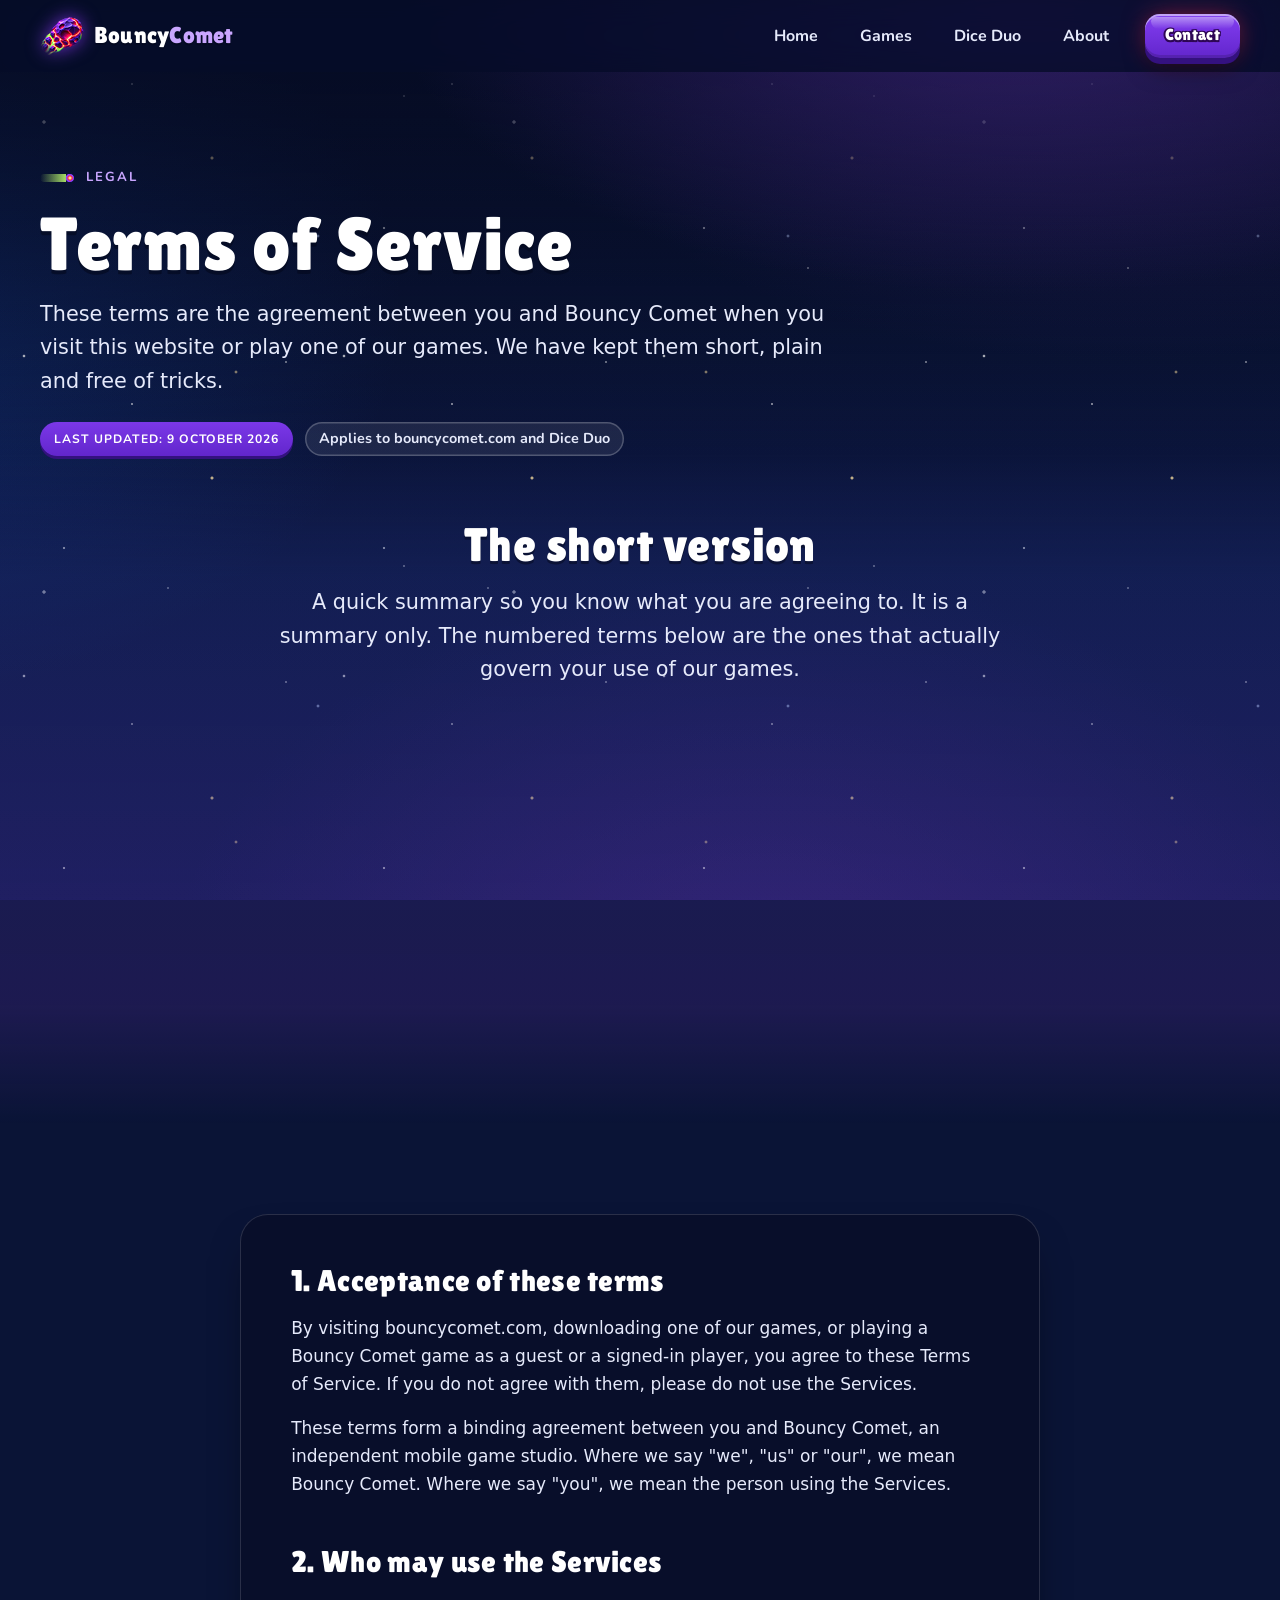
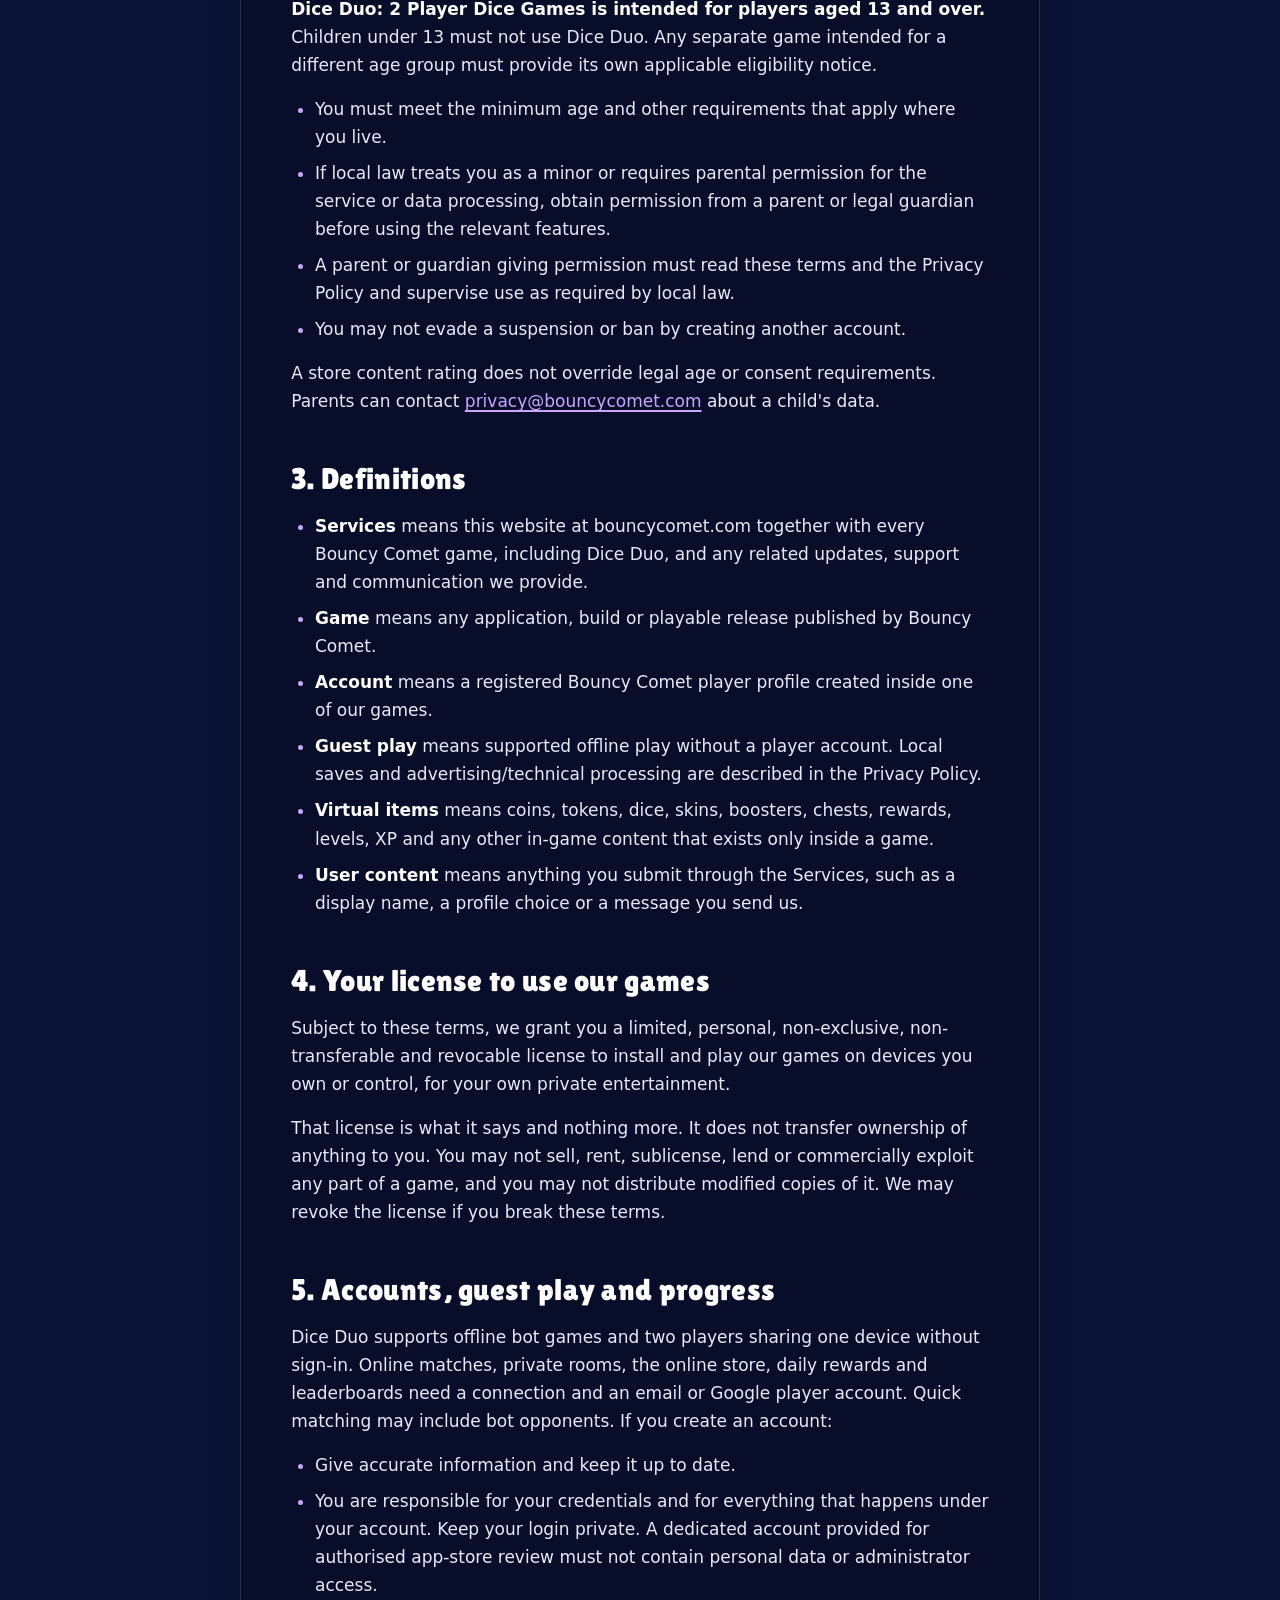
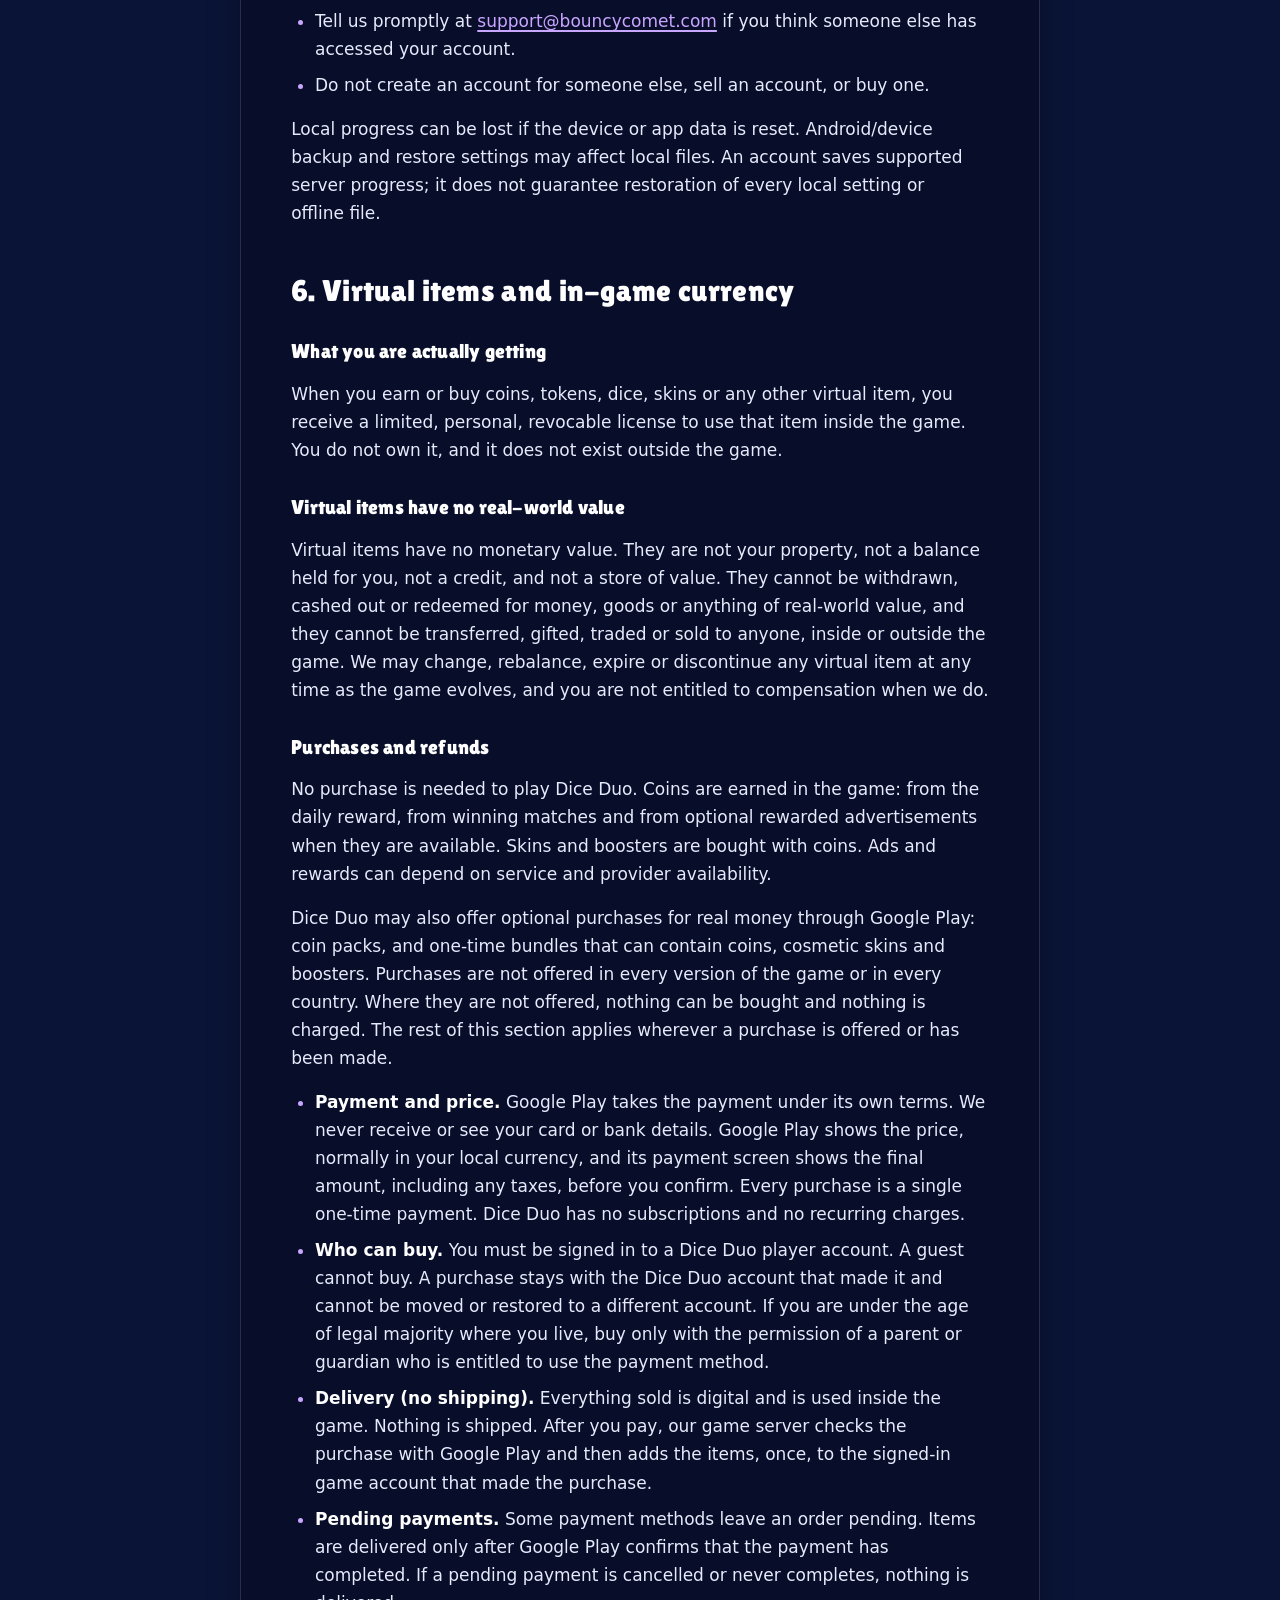
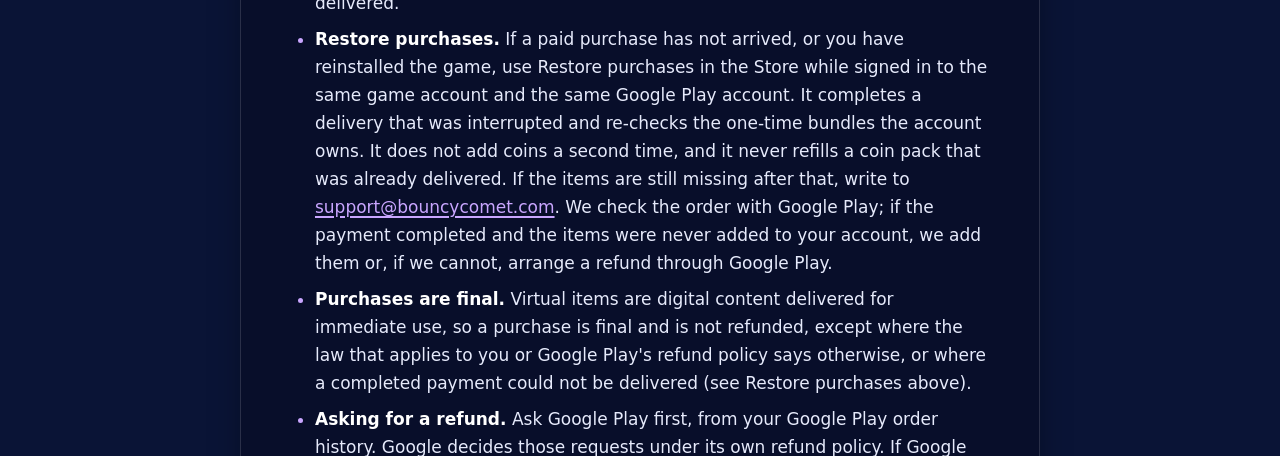
<file: terms-of-service.html>
<!DOCTYPE html>
<html lang="en">
<head>
  <meta charset="utf-8">
  <meta name="viewport" content="width=device-width, initial-scale=1">
  <meta http-equiv="refresh" content="0; url=terms.html">
  <link rel="canonical" href="https://bouncycomet.com/terms.html">
  <meta name="theme-color" content="#0A1436">
  <title>Terms of Service | Bouncy Comet</title>
  <link rel="icon" href="assets/icons/favicon.ico?v=2050a3d2" sizes="any">
  <link rel="stylesheet" href="css/style.css?v=34b49416">
</head>
<body>
  <main class="stub">
    <p>Redirecting to <a href="terms.html">Terms of Service</a>…</p>
  </main>
</body>
</html>
</file>
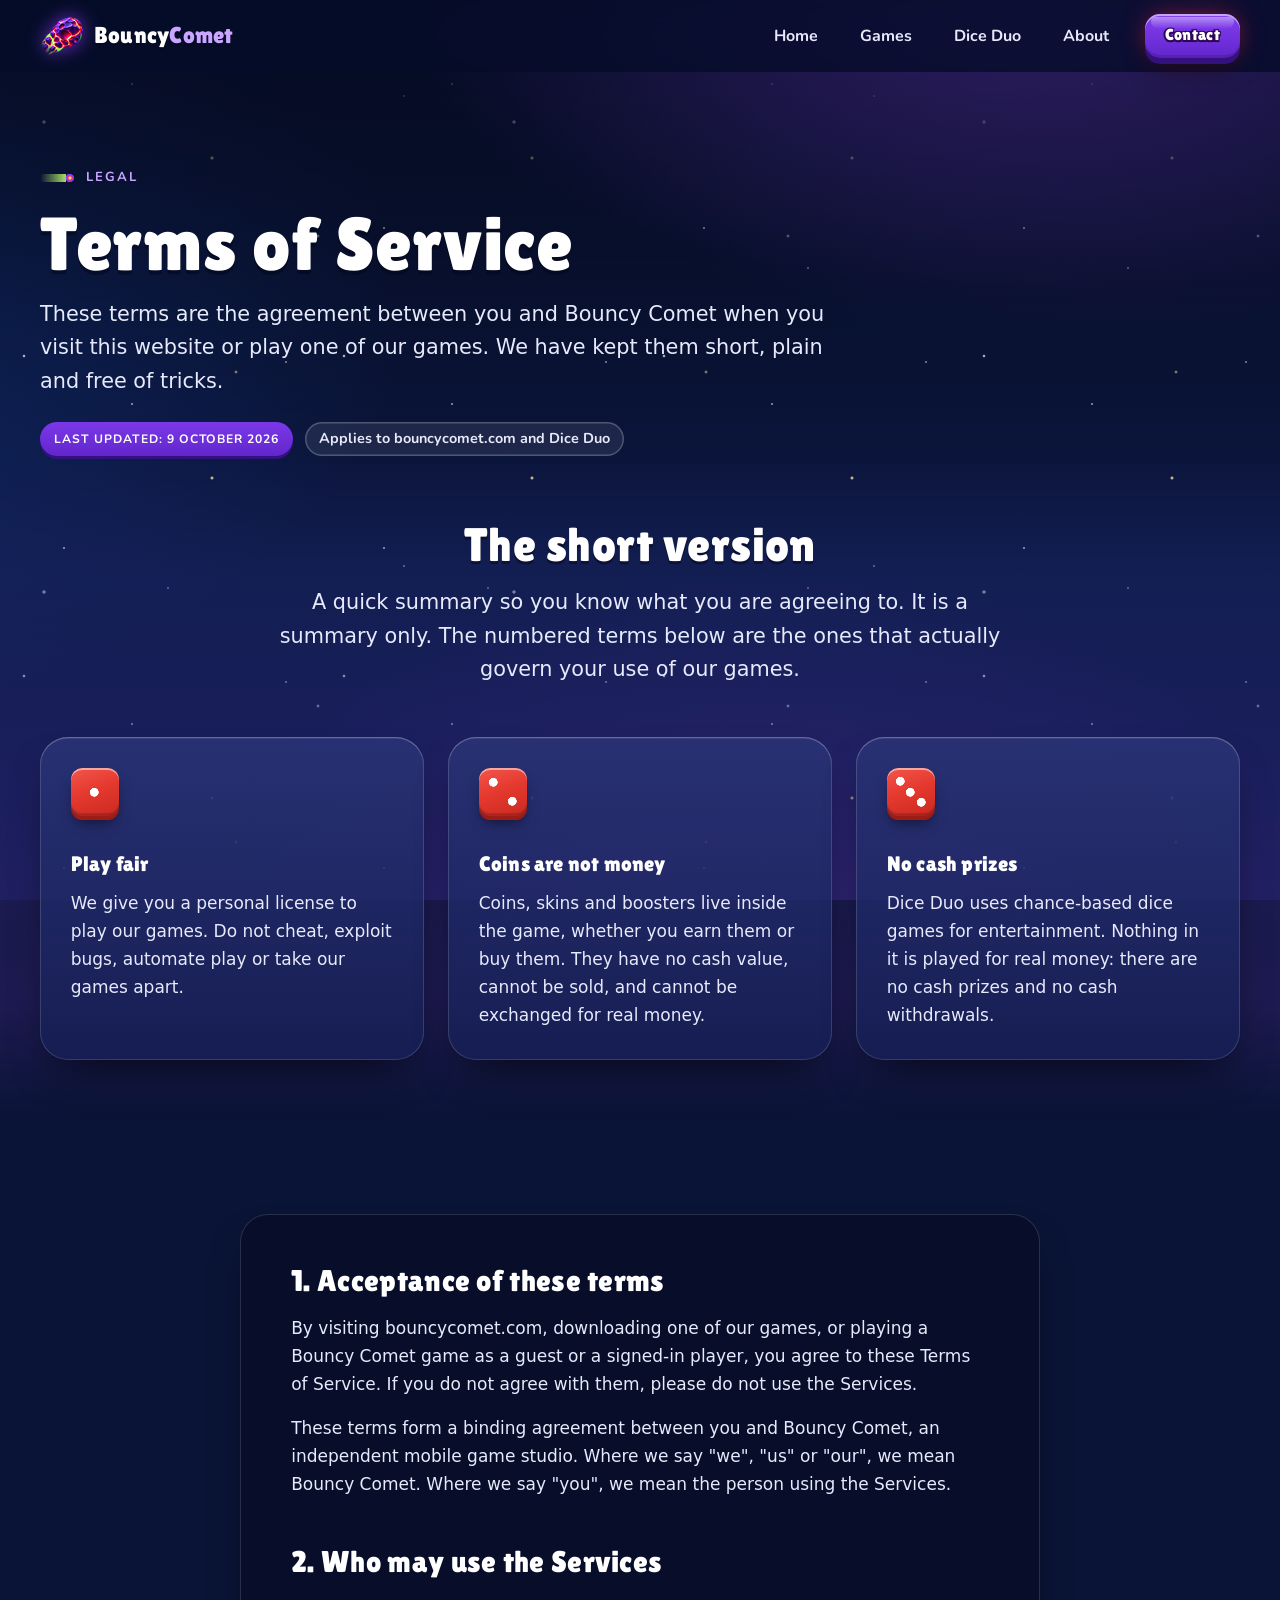
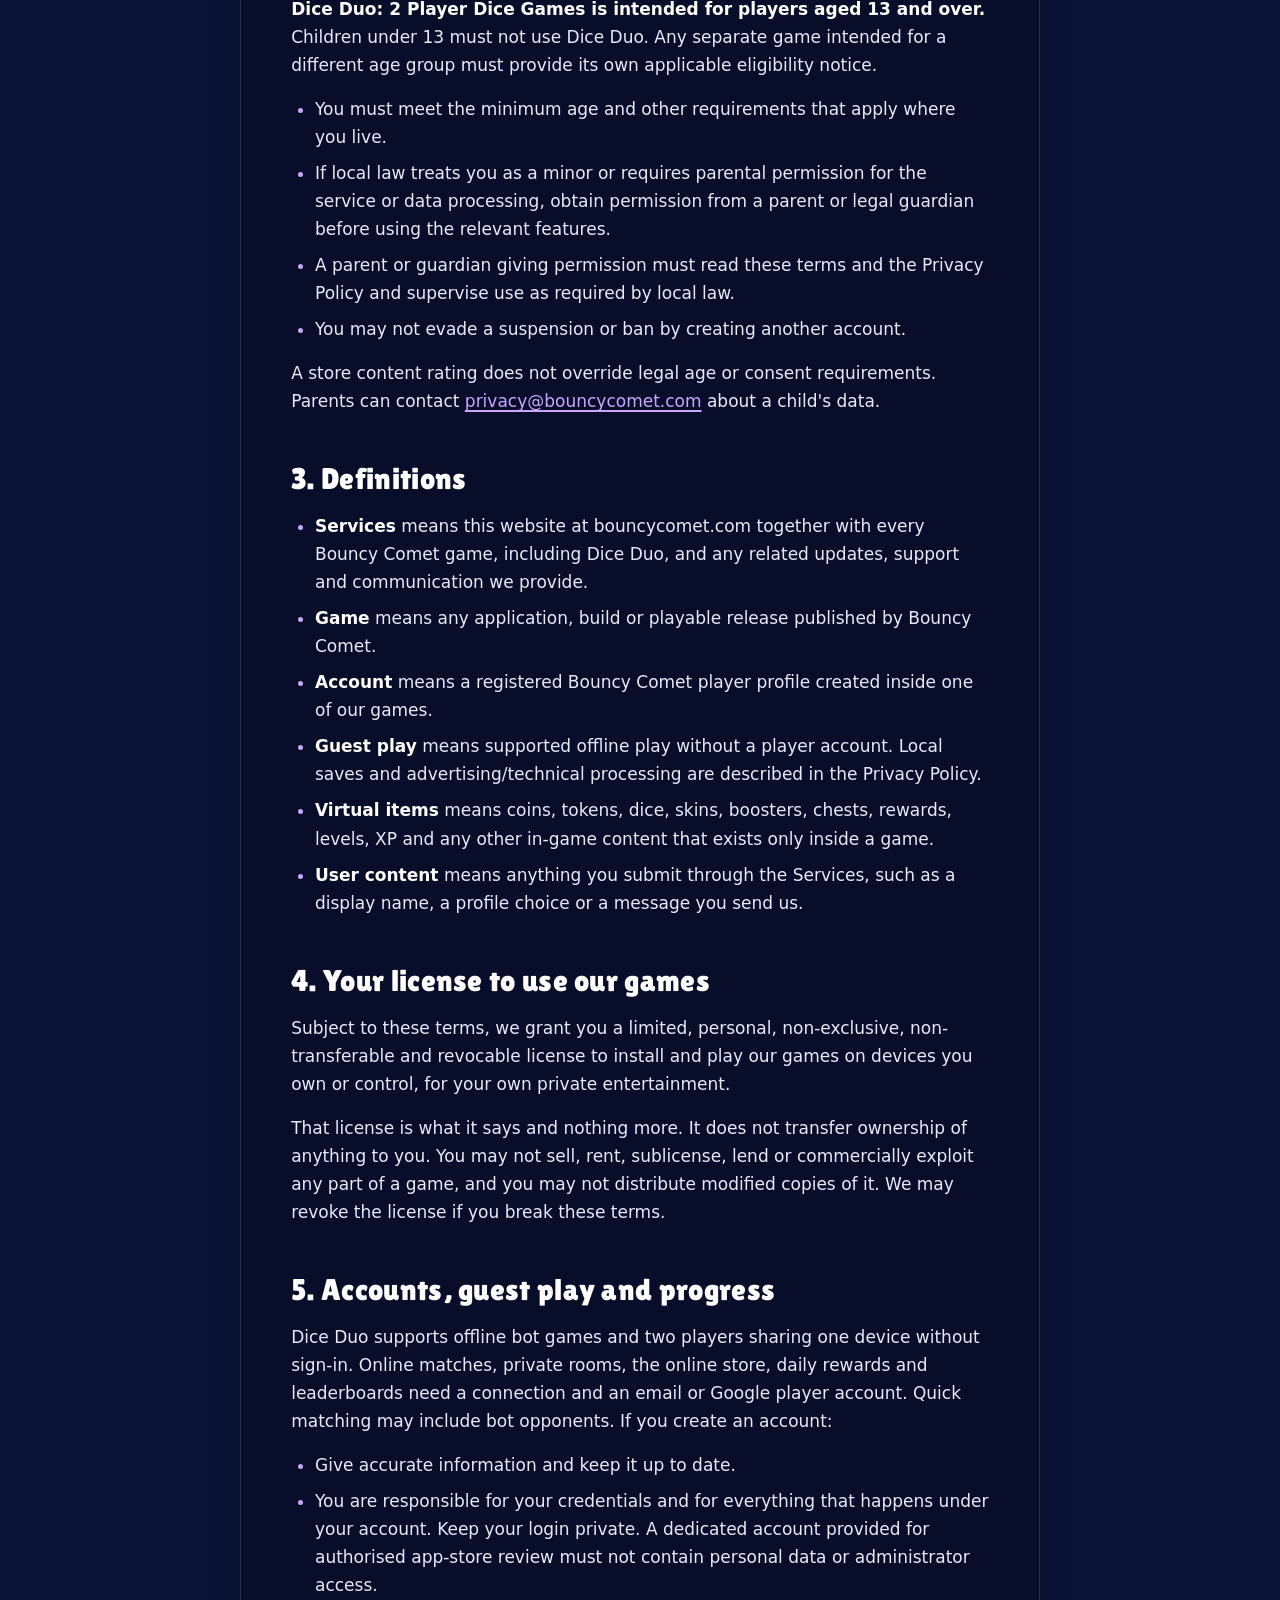
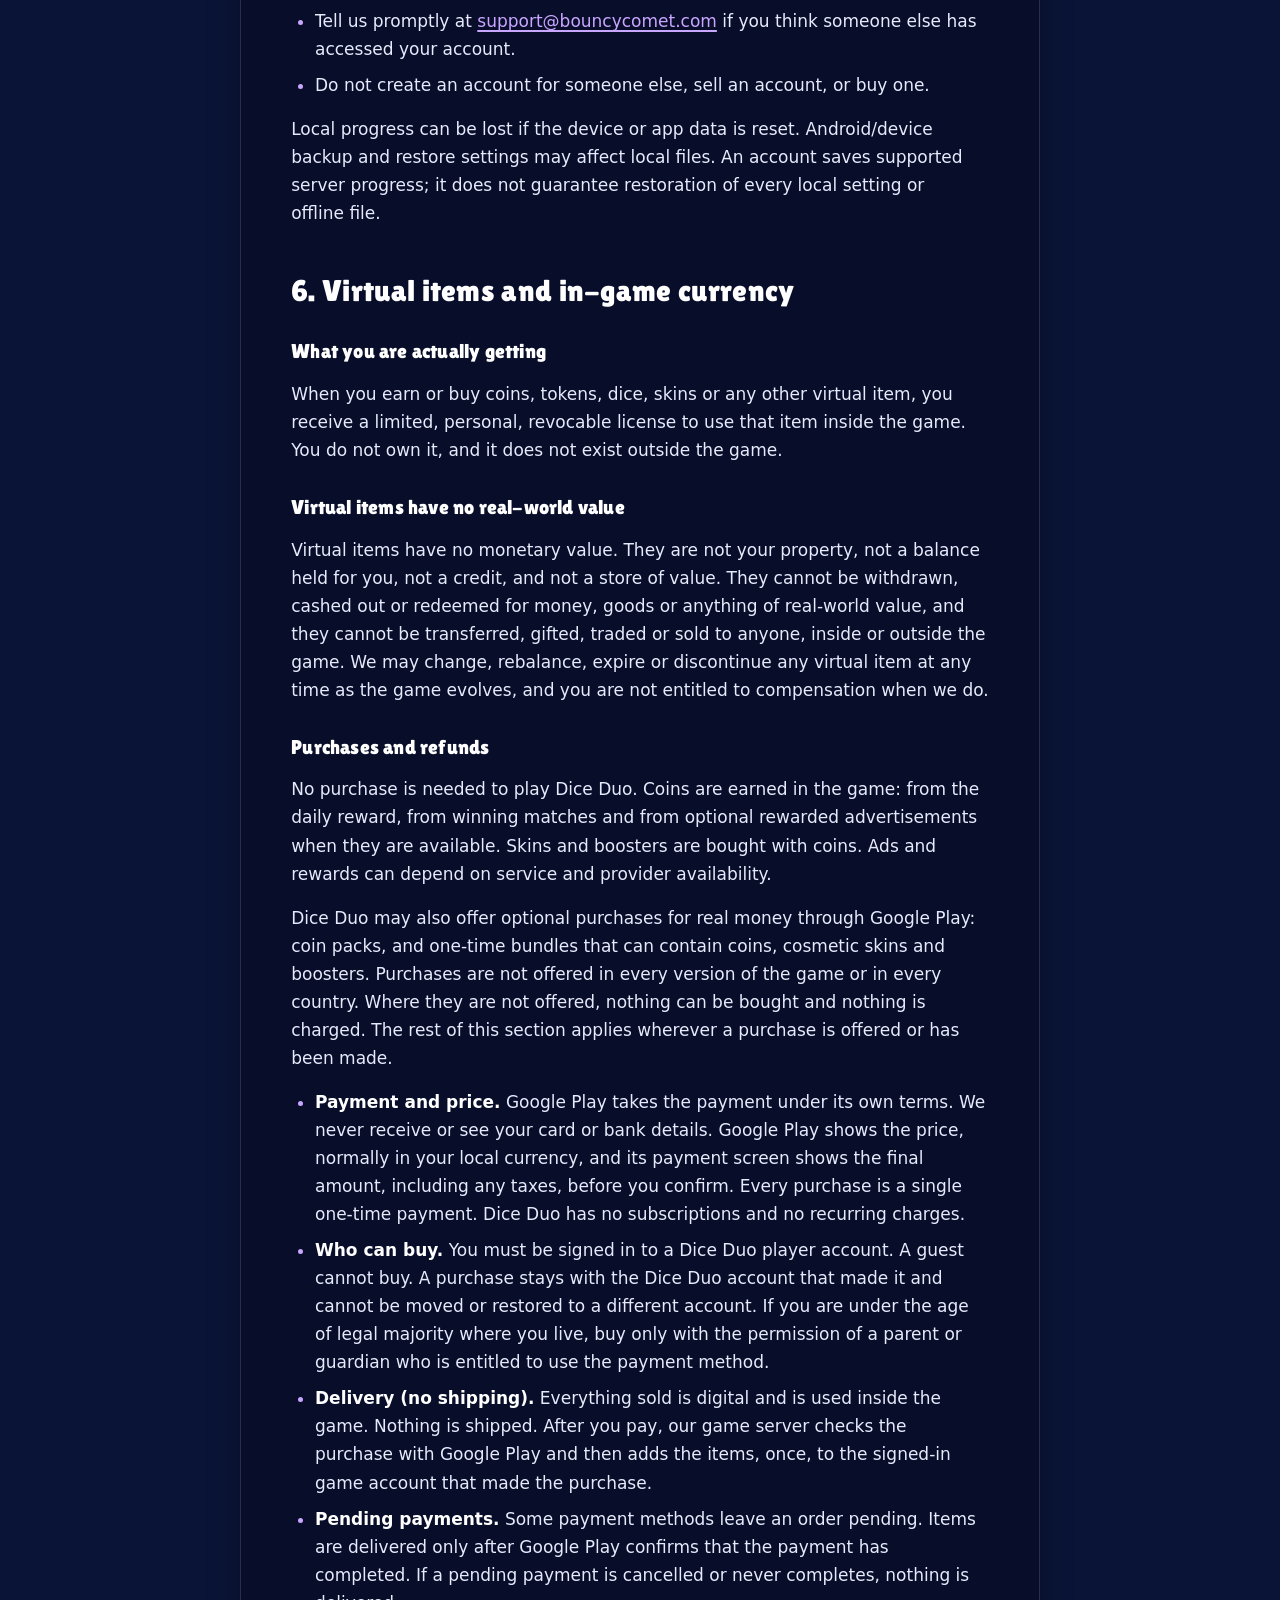
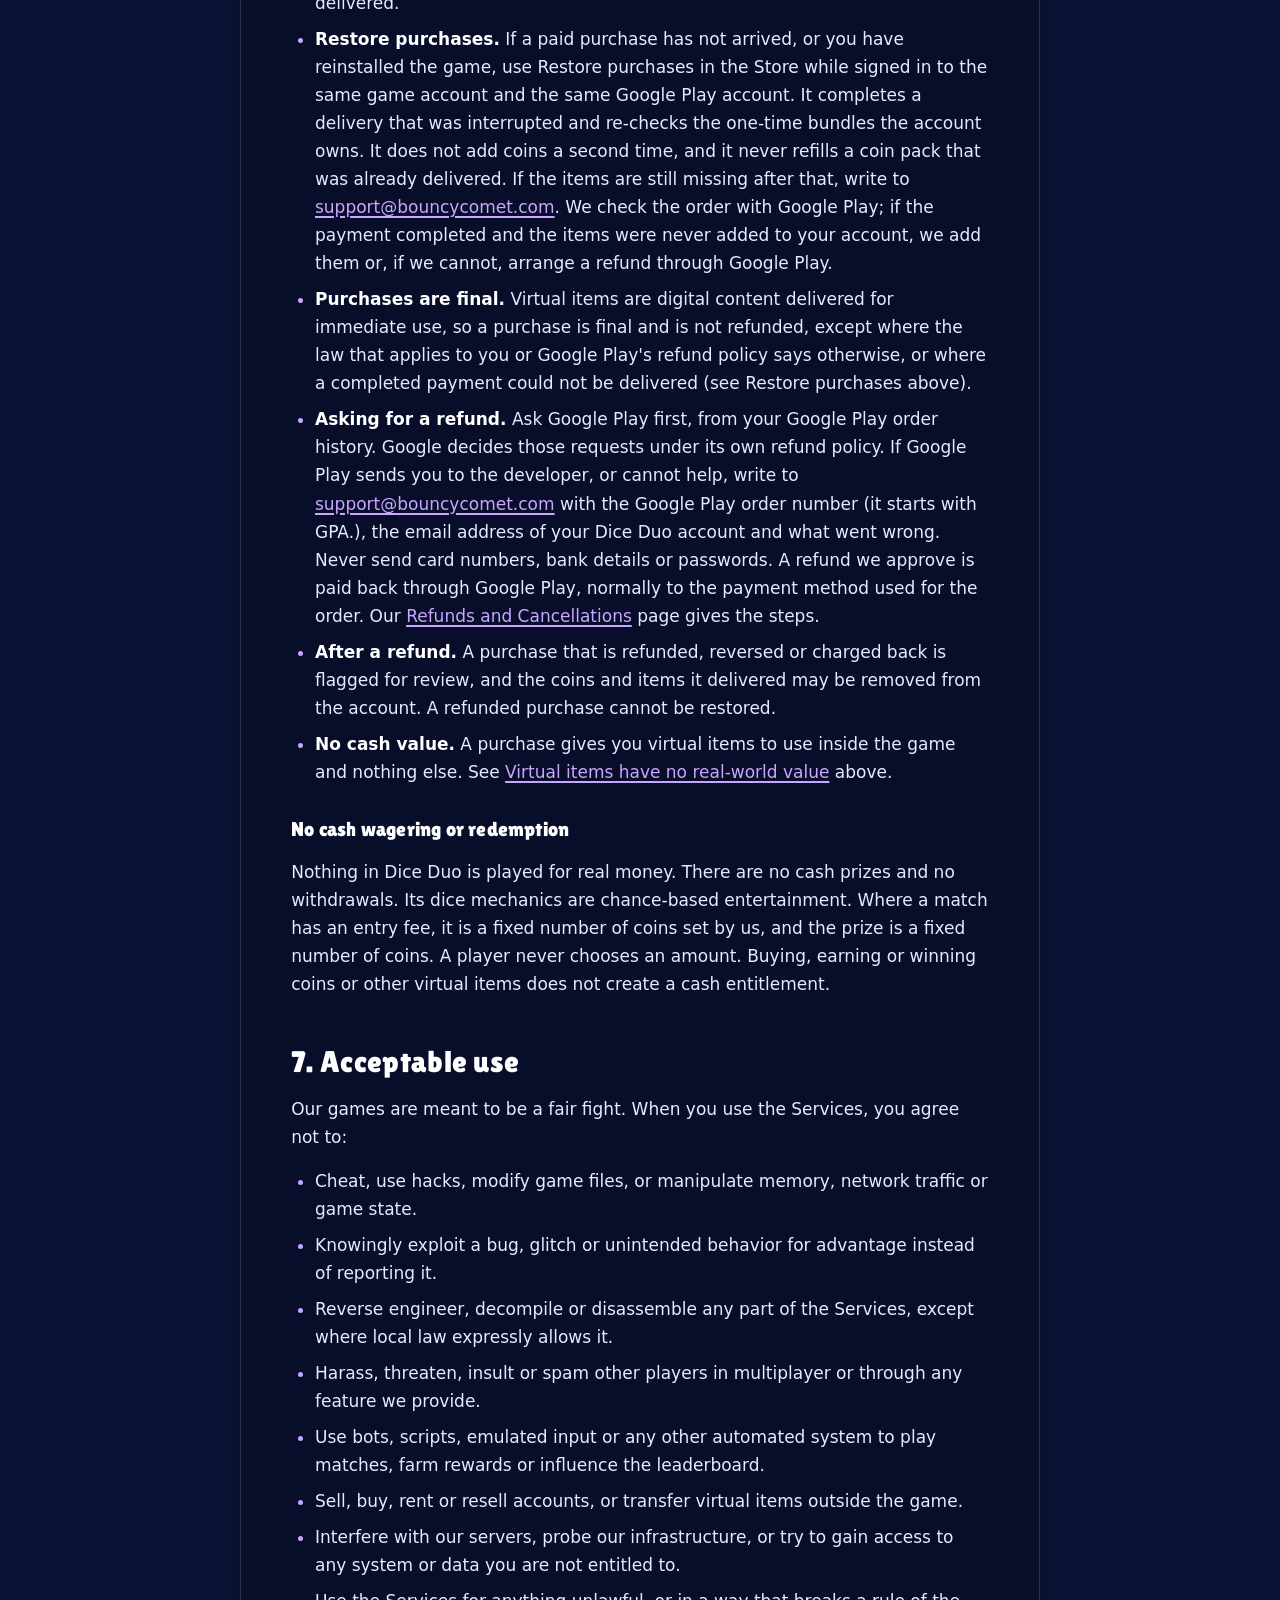
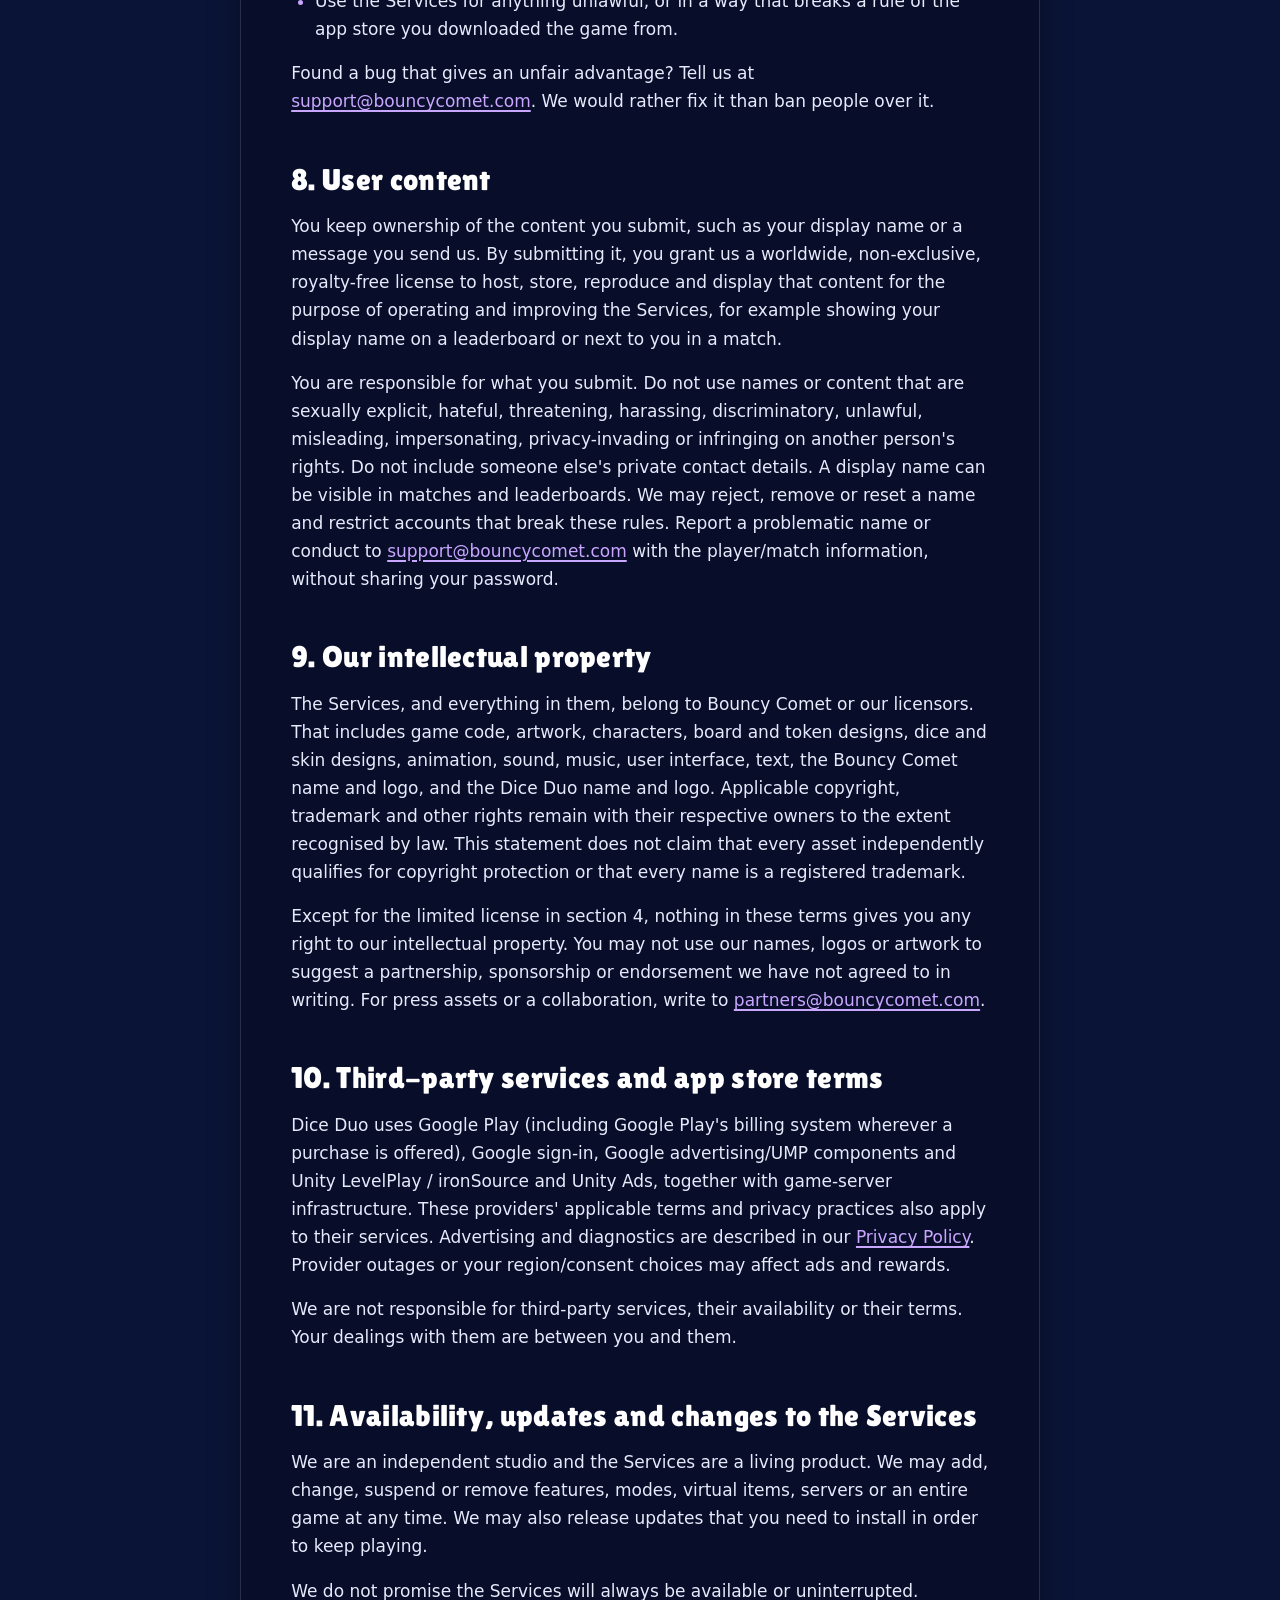
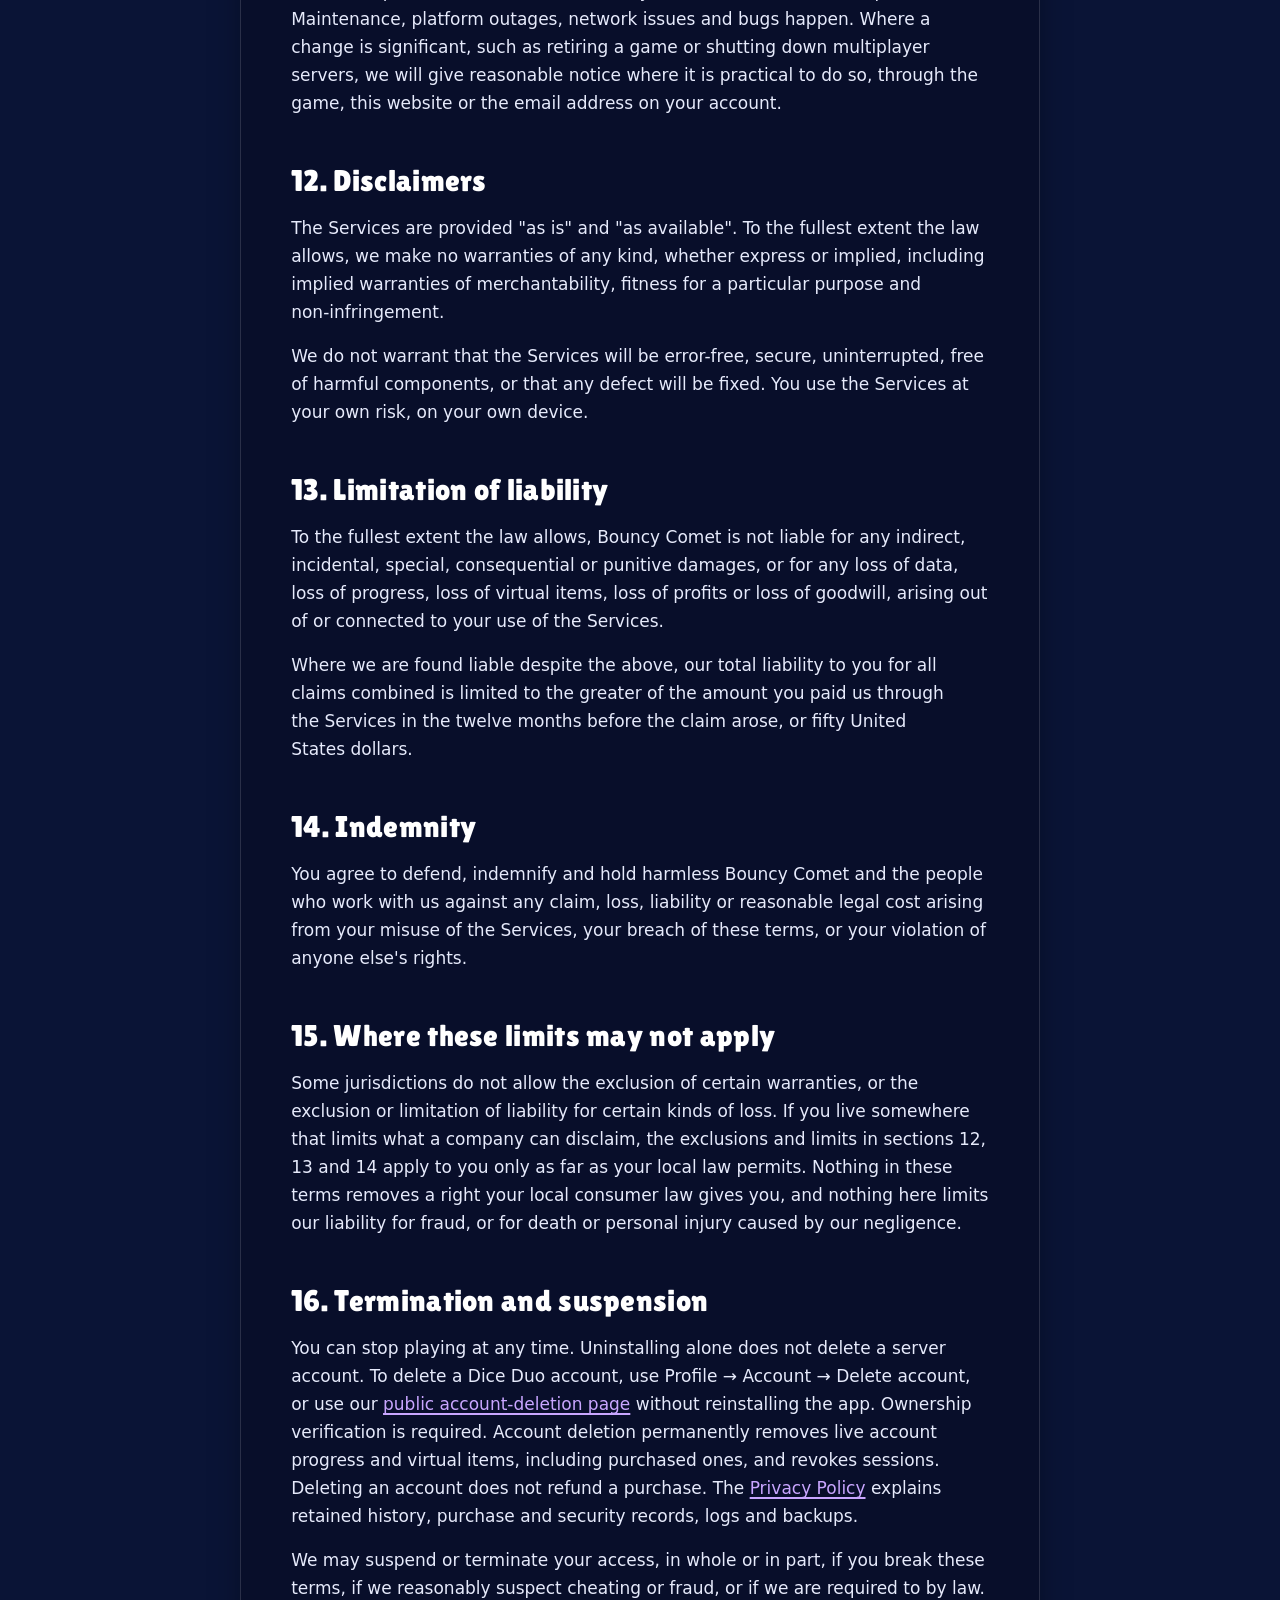
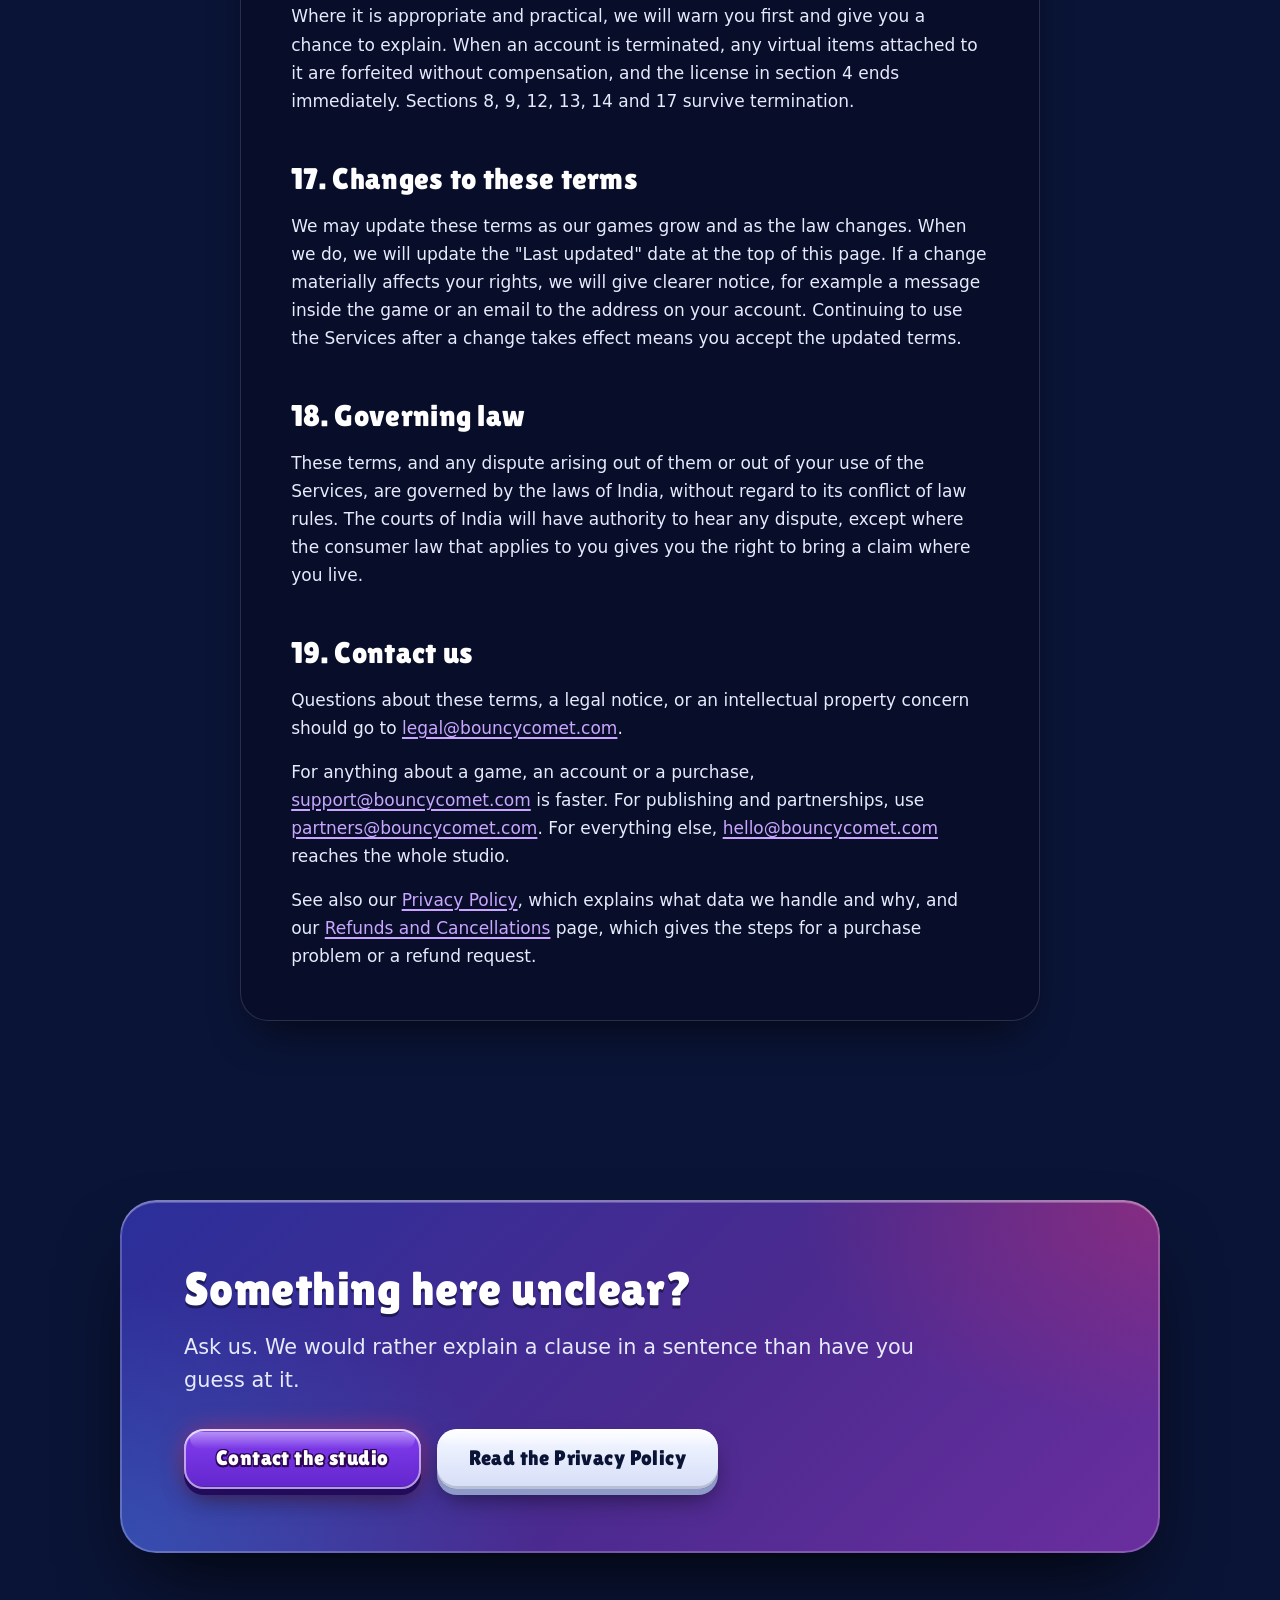
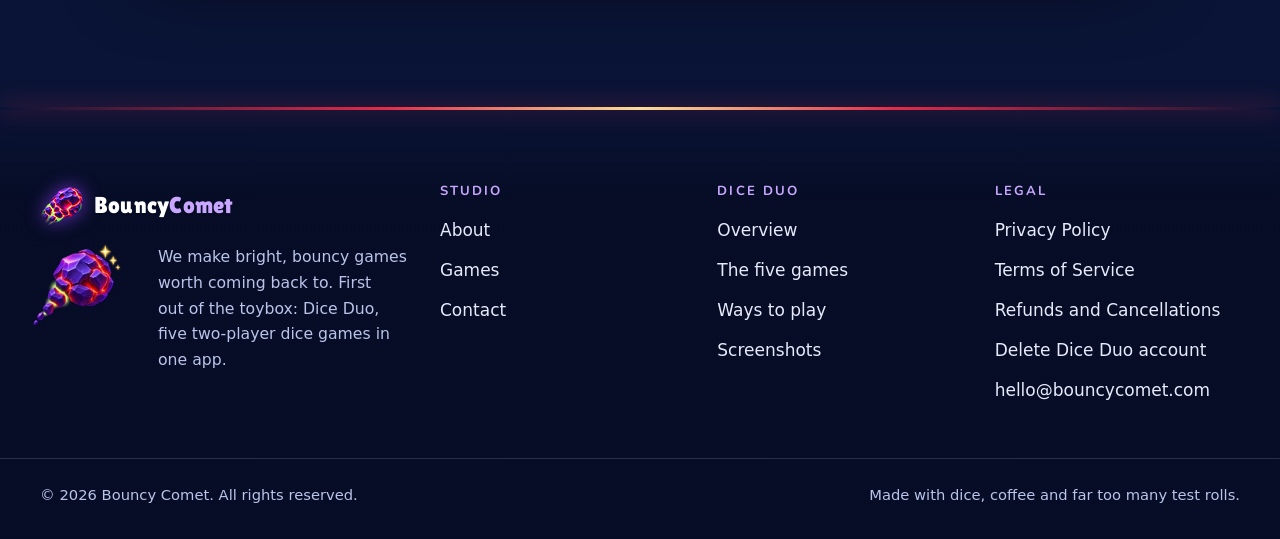
<file: terms.html>
<!DOCTYPE html>
<html lang="en">
<head>
  <meta charset="utf-8">
  <meta name="viewport" content="width=device-width, initial-scale=1">
  <title>Terms of Service | Bouncy Comet</title>
  <meta name="description" content="Read the Bouncy Comet Terms of Service: how you may use our website and games, account rules, virtual items, purchases and refunds, acceptable play and legal terms.">
  <link rel="canonical" href="https://bouncycomet.com/terms.html">
  <meta name="theme-color" content="#0A1436">
  <meta property="og:type" content="website">
  <meta property="og:site_name" content="Bouncy Comet">
  <meta property="og:title" content="Terms of Service | Bouncy Comet">
  <meta property="og:description" content="Read the Bouncy Comet Terms of Service: how you may use our website and games, account rules, virtual items, purchases and refunds, acceptable play and legal terms.">
  <meta property="og:url" content="https://bouncycomet.com/terms.html">
  <meta property="og:image" content="https://bouncycomet.com/assets/img/og-image.jpg?v=16e1dc48">
  <meta property="og:image:width" content="1200">
  <meta property="og:image:height" content="630">
  <meta property="og:image:alt" content="Bouncy Comet, an independent mobile game studio.">
  <meta name="twitter:card" content="summary_large_image">
  <meta name="twitter:title" content="Terms of Service | Bouncy Comet">
  <meta name="twitter:description" content="Read the Bouncy Comet Terms of Service: how you may use our website and games, account rules, virtual items, purchases and refunds, acceptable play and legal terms.">
  <meta name="twitter:image" content="https://bouncycomet.com/assets/img/og-image.jpg?v=16e1dc48">
  <meta name="twitter:image:alt" content="Bouncy Comet, an independent mobile game studio.">
  <link rel="icon" href="assets/icons/favicon.ico?v=2050a3d2" sizes="any">
  <link rel="icon" href="assets/icons/favicon-32.png?v=d00324c3" type="image/png" sizes="32x32">
  <link rel="apple-touch-icon" href="assets/icons/apple-touch-icon.png?v=4e0e32cf">
  <link rel="manifest" href="site.webmanifest?v=643073f1">
  <link rel="preload" href="assets/fonts/LilitaOne-Regular.woff" as="font" type="font/woff" crossorigin>
  <link rel="preload" href="assets/fonts/Nunito-Bold.woff" as="font" type="font/woff" crossorigin>
  <!-- Set before first paint so .reveal blocks and the mobile menu are only hidden when JS can show them;
       taken away again if js/main.js never arrives. -->
  <script>document.documentElement.classList.add('js');addEventListener('load',function(){window.__bc||document.documentElement.classList.remove('js')});</script>
  <link rel="stylesheet" href="css/style.css?v=34b49416">
</head>
<body>

<a class="skip" href="#main">Skip to content</a>
<header class="site-header" id="siteHeader">
  <nav class="wrap nav" aria-label="Main">
    <a class="nav__logo" href="index.html" aria-label="Bouncy Comet - home">
      <img class="nav__logo-mark" src="assets/icons/logo-mark.png?v=7af52c43" srcset="assets/icons/logo-mark.png?v=7af52c43 1x, assets/icons/logo-mark@2x.png?v=5d838990 2x, assets/icons/logo-mark@3x.png?v=66e2e5da 3x" width="44" height="44" alt="">
      <span class="nav__logo-text">Bouncy<span>Comet</span></span>
    </a>
    <button class="nav__burger" id="navBurger" type="button" aria-expanded="false" aria-controls="navLinks" aria-label="Open menu">
      <span></span><span></span><span></span>
    </button>
    <div class="nav__links" id="navLinks">
      <a class="nav__link" href="index.html">Home</a>
      <a class="nav__link" href="games.html">Games</a>
      <a class="nav__link" href="diceback.html">Dice Duo</a>
      <a class="nav__link" href="about.html">About</a>
      <a class="nav__cta btn btn--comet btn--sm" href="contact.html">Contact</a>
    </div>
  </nav>
</header>

<main id="main">
  <!-- ===================================================================
       PAGE HEAD
       =================================================================== -->
  <section class="section section--dark section--tight">
    <div class="wrap">
      <div class="section__head">
        <p class="eyebrow">Legal</p>
        <h1 class="h1 balance">Terms of Service</h1>
        <p class="lead">These terms are the agreement between you and Bouncy Comet when you visit this website or play one of our games. We have kept them short, plain and free of tricks.</p>
        <div class="pill-row mt-5">
          <span class="badge">Last updated: 9 October 2026</span>
          <span class="pill">Applies to bouncycomet.com and Dice Duo</span>
        </div>
      </div>
    </div>
  </section>

  <!-- ===================================================================
       PLAIN-LANGUAGE SUMMARY
       =================================================================== -->
  <section class="section section--tint section--tight">
    <div class="wrap">
      <div class="section__head section__head--center">
        <h2 class="h2 balance">The short version</h2>
        <p class="lead">A quick summary so you know what you are agreeing to. It is a summary only. The numbered terms below are the ones that actually govern your use of our games.</p>
      </div>

      <div class="grid grid--3 reveal">
        <article class="card">
          <span class="die die--1 card__icon" aria-hidden="true"></span>
          <h3 class="card__title">Play fair</h3>
          <p class="card__text">We give you a personal license to play our games. Do not cheat, exploit bugs, automate play or take our games apart.</p>
        </article>
        <article class="card">
          <span class="die die--2 card__icon" aria-hidden="true"></span>
          <h3 class="card__title">Coins are not money</h3>
          <p class="card__text">Coins, skins and boosters live inside the game, whether you earn them or buy them. They have no cash value, cannot be sold, and cannot be exchanged for real money.</p>
        </article>
        <article class="card">
          <span class="die die--3 card__icon" aria-hidden="true"></span>
          <h3 class="card__title">No cash prizes</h3>
          <p class="card__text">Dice Duo uses chance-based dice games for entertainment. Nothing in it is played for real money: there are no cash prizes and no cash withdrawals.</p>
        </article>
      </div>
    </div>
  </section>

  <!-- ===================================================================
       FULL TERMS
       =================================================================== -->
  <section class="section">
    <div class="wrap">
      <div class="prose">

        <h2>1. Acceptance of these terms</h2>
        <p>By visiting bouncycomet.com, downloading one of our games, or playing a Bouncy Comet game as a guest or a signed-in player, you agree to these Terms of Service. If you do not agree with them, please do not use the Services.</p>
        <p>These terms form a binding agreement between you and Bouncy Comet, an independent mobile game studio. Where we say "we", "us" or "our", we mean Bouncy Comet. Where we say "you", we mean the person using the Services.</p>

        <h2>2. Who may use the Services</h2>
        <p><strong>Dice Duo: 2 Player Dice Games is intended for players aged 13 and over.</strong> Children under 13 must not use Dice Duo. Any separate game intended for a different age group must provide its own applicable eligibility notice.</p>
        <ul>
          <li>You must meet the minimum age and other requirements that apply where you live.</li>
          <li>If local law treats you as a minor or requires parental permission for the service or data processing, obtain permission from a parent or legal guardian before using the relevant features.</li>
          <li>A parent or guardian giving permission must read these terms and the Privacy Policy and supervise use as required by local law.</li>
          <li>You may not evade a suspension or ban by creating another account.</li>
        </ul>
        <p>A store content rating does not override legal age or consent requirements. Parents can contact <a href="mailto:privacy@bouncycomet.com">privacy@bouncycomet.com</a> about a child's data.</p>

        <h2>3. Definitions</h2>
        <ul>
          <li><strong>Services</strong> means this website at bouncycomet.com together with every Bouncy Comet game, including Dice Duo, and any related updates, support and communication we provide.</li>
          <li><strong>Game</strong> means any application, build or playable release published by Bouncy Comet.</li>
          <li><strong>Account</strong> means a registered Bouncy Comet player profile created inside one of our games.</li>
          <li><strong>Guest play</strong> means supported offline play without a player account. Local saves and advertising/technical processing are described in the Privacy Policy.</li>
          <li><strong>Virtual items</strong> means coins, tokens, dice, skins, boosters, chests, rewards, levels, XP and any other in-game content that exists only inside a game.</li>
          <li><strong>User content</strong> means anything you submit through the Services, such as a display name, a profile choice or a message you send us.</li>
        </ul>

        <h2>4. Your license to use our games</h2>
        <p>Subject to these terms, we grant you a limited, personal, non-exclusive, non-transferable and revocable license to install and play our games on devices you own or control, for your own private entertainment.</p>
        <p>That license is what it says and nothing more. It does not transfer ownership of anything to you. You may not sell, rent, sublicense, lend or commercially exploit any part of a game, and you may not distribute modified copies of it. We may revoke the license if you break these terms.</p>

        <h2>5. Accounts, guest play and progress</h2>
        <p>Dice Duo supports offline bot games and two players sharing one device without sign-in. Online matches, private rooms, the online store, daily rewards and leaderboards need a connection and an email or Google player account. Quick matching may include bot opponents. If you create an account:</p>
        <ul>
          <li>Give accurate information and keep it up to date.</li>
          <li>You are responsible for your credentials and for everything that happens under your account. Keep your login private. A dedicated account provided for authorised app-store review must not contain personal data or administrator access.</li>
          <li>Tell us promptly at <a href="mailto:support@bouncycomet.com">support@bouncycomet.com</a> if you think someone else has accessed your account.</li>
          <li>Do not create an account for someone else, sell an account, or buy one.</li>
        </ul>
        <p>Local progress can be lost if the device or app data is reset. Android/device backup and restore settings may affect local files. An account saves supported server progress; it does not guarantee restoration of every local setting or offline file.</p>

        <h2>6. Virtual items and in-game currency</h2>

        <h3>What you are actually getting</h3>
        <p>When you earn or buy coins, tokens, dice, skins or any other virtual item, you receive a limited, personal, revocable license to use that item inside the game. You do not own it, and it does not exist outside the game.</p>

        <h3 id="no-cash-value">Virtual items have no real-world value</h3>
        <p>Virtual items have no monetary value. They are not your property, not a balance held for you, not a credit, and not a store of value. They cannot be withdrawn, cashed out or redeemed for money, goods or anything of real-world value, and they cannot be transferred, gifted, traded or sold to anyone, inside or outside the game. We may change, rebalance, expire or discontinue any virtual item at any time as the game evolves, and you are not entitled to compensation when we do.</p>

        <h3 id="purchases">Purchases and refunds</h3>
        <p>No purchase is needed to play Dice Duo. Coins are earned in the game: from the daily reward, from winning matches and from optional rewarded advertisements when they are available. Skins and boosters are bought with coins. Ads and rewards can depend on service and provider availability.</p>
        <p>Dice Duo may also offer optional purchases for real money through Google Play: coin packs, and one-time bundles that can contain coins, cosmetic skins and boosters. Purchases are not offered in every version of the game or in every country. Where they are not offered, nothing can be bought and nothing is charged. The rest of this section applies wherever a purchase is offered or has been made.</p>
        <ul>
          <li><strong>Payment and price.</strong> Google Play takes the payment under its own terms. We never receive or see your card or bank details. Google Play shows the price, normally in your local currency, and its payment screen shows the final amount, including any taxes, before you confirm. Every purchase is a single one-time payment. Dice Duo has no subscriptions and no recurring charges.</li>
          <li><strong>Who can buy.</strong> You must be signed in to a Dice Duo player account. A guest cannot buy. A purchase stays with the Dice Duo account that made it and cannot be moved or restored to a different account. If you are under the age of legal majority where you live, buy only with the permission of a parent or guardian who is entitled to use the payment method.</li>
          <li><strong>Delivery (no shipping).</strong> Everything sold is digital and is used inside the game. Nothing is shipped. After you pay, our game server checks the purchase with Google Play and then adds the items, once, to the signed-in game account that made the purchase.</li>
          <li><strong>Pending payments.</strong> Some payment methods leave an order pending. Items are delivered only after Google Play confirms that the payment has completed. If a pending payment is cancelled or never completes, nothing is delivered.</li>
          <li><strong>Restore purchases.</strong> If a paid purchase has not arrived, or you have reinstalled the game, use Restore purchases in the Store while signed in to the same game account and the same Google Play account. It completes a delivery that was interrupted and re-checks the one-time bundles the account owns. It does not add coins a second time, and it never refills a coin pack that was already delivered. If the items are still missing after that, write to <a href="mailto:support@bouncycomet.com">support@bouncycomet.com</a>. We check the order with Google Play; if the payment completed and the items were never added to your account, we add them or, if we cannot, arrange a refund through Google Play.</li>
          <li><strong>Purchases are final.</strong> Virtual items are digital content delivered for immediate use, so a purchase is final and is not refunded, except where the law that applies to you or Google Play's refund policy says otherwise, or where a completed payment could not be delivered (see Restore purchases above).</li>
          <li><strong>Asking for a refund.</strong> Ask Google Play first, from your Google Play order history. Google decides those requests under its own refund policy. If Google Play sends you to the developer, or cannot help, write to <a href="mailto:support@bouncycomet.com">support@bouncycomet.com</a> with the Google Play order number (it starts with GPA.), the email address of your Dice Duo account and what went wrong. Never send card numbers, bank details or passwords. A refund we approve is paid back through Google Play, normally to the payment method used for the order. Our <a href="refunds.html">Refunds and Cancellations</a> page gives the steps.</li>
          <li><strong>After a refund.</strong> A purchase that is refunded, reversed or charged back is flagged for review, and the coins and items it delivered may be removed from the account. A refunded purchase cannot be restored.</li>
          <li><strong>No cash value.</strong> A purchase gives you virtual items to use inside the game and nothing else. See <a href="#no-cash-value">Virtual items have no real-world value</a> above.</li>
        </ul>

        <h3 id="no-cash-redemption">No cash wagering or redemption</h3>
        <p>Nothing in Dice Duo is played for real money. There are no cash prizes and no withdrawals. Its dice mechanics are chance-based entertainment. Where a match has an entry fee, it is a fixed number of coins set by us, and the prize is a fixed number of coins. A player never chooses an amount. Buying, earning or winning coins or other virtual items does not create a cash entitlement.</p>

        <h2>7. Acceptable use</h2>
        <p>Our games are meant to be a fair fight. When you use the Services, you agree not to:</p>
        <ul>
          <li>Cheat, use hacks, modify game files, or manipulate memory, network traffic or game state.</li>
          <li>Knowingly exploit a bug, glitch or unintended behavior for advantage instead of reporting it.</li>
          <li>Reverse engineer, decompile or disassemble any part of the Services, except where local law expressly allows it.</li>
          <li>Harass, threaten, insult or spam other players in multiplayer or through any feature we provide.</li>
          <li>Use bots, scripts, emulated input or any other automated system to play matches, farm rewards or influence the leaderboard.</li>
          <li>Sell, buy, rent or resell accounts, or transfer virtual items outside the game.</li>
          <li>Interfere with our servers, probe our infrastructure, or try to gain access to any system or data you are not entitled to.</li>
          <li>Use the Services for anything unlawful, or in a way that breaks a rule of the app store you downloaded the game from.</li>
        </ul>
        <p>Found a bug that gives an unfair advantage? Tell us at <a href="mailto:support@bouncycomet.com">support@bouncycomet.com</a>. We would rather fix it than ban people over it.</p>

        <h2>8. User content</h2>
        <p>You keep ownership of the content you submit, such as your display name or a message you send us. By submitting it, you grant us a worldwide, non-exclusive, royalty-free license to host, store, reproduce and display that content for the purpose of operating and improving the Services, for example showing your display name on a leaderboard or next to you in a match.</p>
        <p>You are responsible for what you submit. Do not use names or content that are sexually explicit, hateful, threatening, harassing, discriminatory, unlawful, misleading, impersonating, privacy-invading or infringing on another person's rights. Do not include someone else's private contact details. A display name can be visible in matches and leaderboards. We may reject, remove or reset a name and restrict accounts that break these rules. Report a problematic name or conduct to <a href="mailto:support@bouncycomet.com">support@bouncycomet.com</a> with the player/match information, without sharing your password.</p>

        <h2>9. Our intellectual property</h2>
        <p>The Services, and everything in them, belong to Bouncy Comet or our licensors. That includes game code, artwork, characters, board and token designs, dice and skin designs, animation, sound, music, user interface, text, the Bouncy Comet name and logo, and the Dice Duo name and logo. Applicable copyright, trademark and other rights remain with their respective owners to the extent recognised by law. This statement does not claim that every asset independently qualifies for copyright protection or that every name is a registered trademark.</p>
        <p>Except for the limited license in section 4, nothing in these terms gives you any right to our intellectual property. You may not use our names, logos or artwork to suggest a partnership, sponsorship or endorsement we have not agreed to in writing. For press assets or a collaboration, write to <a href="mailto:partners@bouncycomet.com">partners@bouncycomet.com</a>.</p>

        <h2>10. Third-party services and app store terms</h2>
        <p>Dice Duo uses Google Play (including Google Play's billing system wherever a purchase is offered), Google sign-in, Google advertising/UMP components and Unity LevelPlay / ironSource and Unity Ads, together with game-server infrastructure. These providers' applicable terms and privacy practices also apply to their services. Advertising and diagnostics are described in our <a href="privacy.html">Privacy Policy</a>. Provider outages or your region/consent choices may affect ads and rewards.</p>
        <p>We are not responsible for third-party services, their availability or their terms. Your dealings with them are between you and them.</p>

        <h2>11. Availability, updates and changes to the Services</h2>
        <p>We are an independent studio and the Services are a living product. We may add, change, suspend or remove features, modes, virtual items, servers or an entire game at any time. We may also release updates that you need to install in order to keep playing.</p>
        <p>We do not promise the Services will always be available or uninterrupted. Maintenance, platform outages, network issues and bugs happen. Where a change is significant, such as retiring a game or shutting down multiplayer servers, we will give reasonable notice where it is practical to do so, through the game, this website or the email address on your account.</p>

        <h2>12. Disclaimers</h2>
        <p>The Services are provided "as is" and "as available". To the fullest extent the law allows, we make no warranties of any kind, whether express or implied, including implied warranties of merchantability, fitness for a particular purpose and non-infringement.</p>
        <p>We do not warrant that the Services will be error-free, secure, uninterrupted, free of harmful components, or that any defect will be fixed. You use the Services at your own risk, on your own device.</p>

        <h2>13. Limitation of liability</h2>
        <p>To the fullest extent the law allows, Bouncy Comet is not liable for any indirect, incidental, special, consequential or punitive damages, or for any loss of data, loss of progress, loss of virtual items, loss of profits or loss of goodwill, arising out of or connected to your use of the Services.</p>
        <p>Where we are found liable despite the above, our total liability to you for all claims combined is limited to the greater of the amount you paid us through the Services in the twelve months before the claim arose, or fifty United States dollars.</p>

        <h2>14. Indemnity</h2>
        <p>You agree to defend, indemnify and hold harmless Bouncy Comet and the people who work with us against any claim, loss, liability or reasonable legal cost arising from your misuse of the Services, your breach of these terms, or your violation of anyone else's rights.</p>

        <h2>15. Where these limits may not apply</h2>
        <p>Some jurisdictions do not allow the exclusion of certain warranties, or the exclusion or limitation of liability for certain kinds of loss. If you live somewhere that limits what a company can disclaim, the exclusions and limits in sections 12, 13 and 14 apply to you only as far as your local law permits. Nothing in these terms removes a right your local consumer law gives you, and nothing here limits our liability for fraud, or for death or personal injury caused by our negligence.</p>

        <h2>16. Termination and suspension</h2>
        <p>You can stop playing at any time. Uninstalling alone does not delete a server account. To delete a Dice Duo account, use Profile &rarr; Account &rarr; Delete account, or use our <a href="account-deletion.html">public account-deletion page</a> without reinstalling the app. Ownership verification is required. Account deletion permanently removes live account progress and virtual items, including purchased ones, and revokes sessions. Deleting an account does not refund a purchase. The <a href="privacy.html#retention">Privacy Policy</a> explains retained history, purchase and security records, logs and backups.</p>
        <p>We may suspend or terminate your access, in whole or in part, if you break these terms, if we reasonably suspect cheating or fraud, or if we are required to by law. Where it is appropriate and practical, we will warn you first and give you a chance to explain. When an account is terminated, any virtual items attached to it are forfeited without compensation, and the license in section 4 ends immediately. Sections 8, 9, 12, 13, 14 and 17 survive termination.</p>

        <h2>17. Changes to these terms</h2>
        <p>We may update these terms as our games grow and as the law changes. When we do, we will update the "Last updated" date at the top of this page. If a change materially affects your rights, we will give clearer notice, for example a message inside the game or an email to the address on your account. Continuing to use the Services after a change takes effect means you accept the updated terms.</p>

        <h2>18. Governing law</h2>
        <p>These terms, and any dispute arising out of them or out of your use of the Services, are governed by the laws of India, without regard to its conflict of law rules. The courts of India will have authority to hear any dispute, except where the consumer law that applies to you gives you the right to bring a claim where you live.</p>

        <h2>19. Contact us</h2>
        <p>Questions about these terms, a legal notice, or an intellectual property concern should go to <a href="mailto:legal@bouncycomet.com">legal@bouncycomet.com</a>.</p>
        <p>For anything about a game, an account or a purchase, <a href="mailto:support@bouncycomet.com">support@bouncycomet.com</a> is faster. For publishing and partnerships, use <a href="mailto:partners@bouncycomet.com">partners@bouncycomet.com</a>. For everything else, <a href="mailto:hello@bouncycomet.com">hello@bouncycomet.com</a> reaches the whole studio.</p>
        <p>See also our <a href="privacy.html">Privacy Policy</a>, which explains what data we handle and why, and our <a href="refunds.html">Refunds and Cancellations</a> page, which gives the steps for a purchase problem or a refund request.</p>

      </div>
    </div>
  </section>

  <!-- ===================================================================
       CTA BAND
       =================================================================== -->
  <section class="cta-band">
    <div class="wrap">
      <div class="cta">
      <h2 class="h2 balance">Something here unclear?</h2>
      <p class="lead">Ask us. We would rather explain a clause in a sentence than have you guess at it.</p>
      <div class="btn-row">
        <a class="btn btn--comet btn--lg" href="contact.html">Contact the studio</a>
        <a class="btn btn--light btn--lg" href="privacy.html">Read the Privacy Policy</a>
      </div>
      </div>
    </div>
  </section>
</main>

<footer class="site-footer">
  <div class="wrap footer__grid">
    <div class="footer__brand">
      <a class="nav__logo" href="index.html" aria-label="Bouncy Comet - home">
        <img class="nav__logo-mark" src="assets/icons/logo-mark.png?v=7af52c43" srcset="assets/icons/logo-mark.png?v=7af52c43 1x, assets/icons/logo-mark@2x.png?v=5d838990 2x, assets/icons/logo-mark@3x.png?v=66e2e5da 3x" width="44" height="44" alt="">
        <span class="nav__logo-text">Bouncy<span>Comet</span></span>
      </a>
      <picture class="footer__mascot"><source type="image/webp" srcset="assets/art/mascot-wave-sm.webp?v=4ca5598c 1x, assets/art/mascot-wave-sm@2x.webp?v=2ddb4091 2x"><img src="assets/art/mascot-wave-sm.png?v=08e10111" width="120" height="120" alt="Comet, the Bouncy Comet mascot: a purple rock comet with glowing red cracks and a sparkle of stars" loading="lazy"></picture>
      <p class="footer__tag">We make bright, bouncy games worth coming back to. First out of the toybox: Dice Duo, five two-player dice games in one app.</p>
    </div>
    <div class="footer__col">
      <h2 class="footer__head">Studio</h2>
      <ul class="footer__links">
        <li><a href="about.html">About</a></li>
        <li><a href="games.html">Games</a></li>
        <li><a href="contact.html">Contact</a></li>
      </ul>
    </div>
    <div class="footer__col">
      <h2 class="footer__head">Dice Duo</h2>
      <ul class="footer__links">
        <li><a href="diceback.html">Overview</a></li>
        <li><a href="diceback.html#how-to-play">The five games</a></li>
        <li><a href="diceback.html#modes">Ways to play</a></li>
        <li><a href="diceback.html#screens">Screenshots</a></li>
      </ul>
    </div>
    <div class="footer__col">
      <h2 class="footer__head">Legal</h2>
      <ul class="footer__links">
        <li><a href="privacy.html">Privacy Policy</a></li>
        <li><a href="terms.html">Terms of Service</a></li>
        <li><a href="refunds.html">Refunds and Cancellations</a></li>
        <li><a href="account-deletion.html">Delete Dice Duo account</a></li>
        <li><a href="mailto:hello@bouncycomet.com">hello@bouncycomet.com</a></li>
      </ul>
    </div>
  </div>
  <div class="wrap footer__bottom">
    <p>&copy; <span id="year">2026</span> Bouncy Comet. All rights reserved.</p>
    <p>Made with dice, coffee and far too many test rolls.</p>
  </div>
</footer>

<script src="js/main.js?v=83903227" defer></script>
</body>
</html>
</file>
<file: css/style.css>
/* ==========================================================================
   Bouncy Comet - design system: "a toybox floating in a night sky"
   Hand-written, no framework, no @import, no build step.
   Sections:
     01  Fonts + tokens
     02  Reset
     03  Page background (night sky)
     04  Typography
     05  Layout helpers + sections
     06  Skip link + focus
     07  Buttons (glossy toy buttons)
     08  Chips: eyebrow, pill, badge, status
     09  Header + navigation
     10  Hero (home) + page banner + floating toys
     11  Panels, cards, grids
     12  Game cards + rail (carousel)
     13  Ways to play, genres, features
     14  Dice icons, steps, cross marks
     15  Phone frame + screenshot gallery + lightbox
     16  Game sections (Dice Duo page)
     17  FAQ
     18  Prose (legal pages) + documents
     19  CTA band + trail divider
     20  Forms + contact routes
     21  Footer
     22  Utilities
     23  Reveal + motion + reduced motion
   ========================================================================== */


/* ==========================================================================
   01  FONTS + TOKENS
   Both fonts are the game's own UI fonts, self-hosted (SIL Open Font License,
   see assets/fonts/). No third-party font request is made. The .woff files are
   the same fonts, unchanged, only compressed (tools/make_woff.py).
   ========================================================================== */

@font-face {
  font-family: "Lilita One";
  src: url("../assets/fonts/LilitaOne-Regular.woff") format("woff"),
       url("../assets/fonts/LilitaOne-Regular.ttf") format("truetype");
  font-weight: 100 900;          /* one chunky face, used for every weight */
  font-style: normal;
  font-display: swap;
}

@font-face {
  font-family: "Nunito";
  src: url("../assets/fonts/Nunito-Bold.woff") format("woff"),
       url("../assets/fonts/Nunito-Bold.ttf") format("truetype");
  font-weight: 600 900;
  font-style: normal;
  font-display: swap;
}

:root {
  /* --- Palette (same values as the art) --- */
  --deep: #060C24;
  --night: #0A1436;
  --indigo: #1B2A6B;
  --violet: #4B2A8F;
  --tray: #1E5BD8;
  --sky: #2E9BF0;
  --red: #E5392F;
  --yellow: #FFC61A;             /* a toy colour (tokens, crosses), no longer the accent */
  --green: #3DBE3D;
  --cream: #F1E8CF;
  --pink: #FFD3D8;
  --mint: #8FE3C0;
  --white: #FFFFFF;

  /* --- Accent: Comet, the studio mascot (colours sampled from ArtDrop/incoming/mascot_hero.png) --- */
  --comet: #8C3CFA;              /* the lit violet of the rock: fills and glows */
  --comet-deep: #561BA5;         /* its shaded faces: undersides and lips */
  --comet-night: #2E0755;        /* its darkest faces: halos, quiet panels */
  --lilac: #C9A6FF;              /* the highlight of the rock, light enough for words on the night sky */
  --lava: #FA2E4B;               /* the glowing cracks: lines, dividers, glows. Never small text. */
  --lava-core: #FBDF97;          /* the white-hot middle of a crack */
  --lime: #B7F26A;               /* the green-yellow trail: focus rings and a few small sparks only */

  /* --- Text on the night sky --- */
  --text: #E6EAFB;
  --text-soft: #BAC4EA;
  --ink: #0A1436;                /* text on yellow / cream */

  /* --- Glass panels: dense enough that the stars behind never run through the text --- */
  --glass: linear-gradient(180deg, rgba(42, 52, 118, .86), rgba(22, 30, 84, .86));
  --panel: rgba(255, 255, 255, .06);
  --panel-strong: rgba(255, 255, 255, .1);
  --line: rgba(255, 255, 255, .14);
  --line-strong: rgba(255, 255, 255, .3);

  /* --- Spacing --- */
  --s-1: 4px;
  --s-2: 8px;
  --s-3: 12px;
  --s-4: 16px;
  --s-5: 24px;
  --s-6: 32px;
  --s-7: 48px;
  --s-8: 64px;
  --s-9: 96px;
  --s-10: 128px;

  /* --- Radii --- */
  --r-sm: 12px;
  --r: 20px;
  --r-lg: 28px;
  --r-pill: 999px;

  /* --- Shadows --- */
  --sh-1: 0 8px 20px -8px rgba(0, 0, 0, .55);
  --sh-2: 0 22px 44px -18px rgba(0, 0, 0, .7);
  --sh-3: 0 40px 80px -24px rgba(0, 0, 0, .8);

  /* --- Layout --- */
  --maxw: 1200px;
  --gutter: clamp(20px, 4vw, 40px);
  --header-h: 72px;

  /* --- Motion --- */
  --ease: cubic-bezier(.22, .68, .36, 1);
  --spring: cubic-bezier(.34, 1.56, .64, 1);
  --t-fast: 140ms;
  --t: 240ms;
  --t-slow: 560ms;

  /* --- Fonts --- */
  --font-body: system-ui, -apple-system, "Segoe UI", Roboto, "Helvetica Neue", Arial, sans-serif;
  --font-display: "Lilita One", "Arial Rounded MT Bold", "Trebuchet MS", var(--font-body);
  --font-ui: "Nunito", var(--font-body);

  color-scheme: dark;
}

/* The account-deletion page promises system fonts only. */
.sysfont {
  --font-display: var(--font-body);
  --font-ui: var(--font-body);
}


/* ==========================================================================
   02  RESET
   ========================================================================== */

*,
*::before,
*::after { box-sizing: border-box; }

html {
  -webkit-text-size-adjust: 100%;
  text-size-adjust: 100%;
  scroll-behavior: smooth;
}

body,
h1, h2, h3, h4, h5, h6,
p, figure, blockquote, dl, dd, ul, ol { margin: 0; }

ul[class], ol[class] {
  padding: 0;
  list-style: none;
}

img, picture, svg, video, canvas {
  display: block;
  max-width: 100%;
}

img { height: auto; }

input, button, textarea, select {
  font: inherit;
  color: inherit;
}

button { background: none; border: 0; padding: 0; cursor: pointer; }

a { color: inherit; }

[hidden] { display: none !important; }

[id] { scroll-margin-top: calc(var(--header-h) + var(--s-5)); }


/* ==========================================================================
   03  PAGE BACKGROUND - the night sky, drawn in CSS so it never waits for an image
   ========================================================================== */

body {
  min-height: 100vh;
  font-family: var(--font-body);
  font-size: 1.0625rem;
  line-height: 1.65;
  color: var(--text);
  background: var(--night);
  overflow-x: hidden;
  -webkit-font-smoothing: antialiased;
  -moz-osx-font-smoothing: grayscale;
}

body::before,
body::after {
  content: "";
  position: fixed;
  inset: 0;
  pointer-events: none;
}

/* Indigo-to-violet depth. */
body::before {
  z-index: -2;
  background:
    radial-gradient(1100px 700px at 88% -8%, rgba(75, 42, 143, .6), transparent 62%),
    radial-gradient(900px 640px at -12% 34%, rgba(30, 91, 216, .26), transparent 62%),
    radial-gradient(1000px 700px at 60% 110%, rgba(75, 42, 143, .5), transparent 60%),
    linear-gradient(180deg, var(--deep) 0%, var(--night) 38%, #121A52 100%);
}

/* Soft stars: two tiles of different sizes so the pattern never lines up. */
body::after {
  z-index: -1;
  opacity: .85;
  background-image:
    radial-gradient(circle at 24px 36px, rgba(255, 255, 255, .95) 0 1px, transparent 1.7px),
    radial-gradient(circle at 132px 84px, rgba(255, 255, 255, .6) 0 .8px, transparent 1.5px),
    radial-gradient(circle at 212px 158px, rgba(255, 226, 160, .95) 0 1.1px, transparent 1.9px),
    radial-gradient(circle at 286px 42px, rgba(255, 255, 255, .55) 0 .8px, transparent 1.5px),
    radial-gradient(circle at 64px 228px, rgba(255, 255, 255, .75) 0 .9px, transparent 1.6px),
    radial-gradient(circle at 168px 268px, rgba(255, 255, 255, .5) 0 .8px, transparent 1.4px),
    radial-gradient(circle at 44px 122px, rgba(255, 255, 255, .8) 0 1.3px, transparent 2.1px),
    radial-gradient(circle at 318px 236px, rgba(190, 210, 255, .8) 0 1px, transparent 1.8px),
    radial-gradient(circle at 404px 96px, rgba(255, 255, 255, .5) 0 .8px, transparent 1.5px),
    radial-gradient(circle at 236px 372px, rgba(255, 226, 160, .7) 0 1px, transparent 1.8px);
  background-size:
    320px 320px, 320px 320px, 320px 320px, 320px 320px, 320px 320px, 320px 320px,
    470px 470px, 470px 470px, 470px 470px, 470px 470px;
}

::selection {
  background: #6226CC;
  color: var(--white);
}


/* ==========================================================================
   04  TYPOGRAPHY
   ========================================================================== */

.h1, .h2, .h3,
h1, h2, h3, h4 {
  font-family: var(--font-display);
  font-weight: 800;              /* a bold fallback until Lilita One arrives */
  color: var(--white);
  letter-spacing: .01em;
}

.h1, h1 {
  font-size: clamp(2.5rem, 4.6vw + 1rem, 4.75rem);
  line-height: 1.02;
  text-shadow: 0 .06em 0 rgba(4, 8, 28, .6);
}

.h2, h2 {
  font-size: clamp(1.9rem, 2.4vw + 1rem, 3rem);
  line-height: 1.08;
  text-shadow: 0 .06em 0 rgba(4, 8, 28, .5);
}

.h3, h3 {
  font-size: clamp(1.3rem, .6vw + 1.15rem, 1.6rem);
  line-height: 1.18;
}

h4 {
  font-size: 1.15rem;
  line-height: 1.25;
}

/* A word in the lilac of the comet, with its own deep violet underside. */
.pop {
  color: var(--lilac);
  text-shadow: 0 .06em 0 var(--comet-deep);
}

.balance { text-wrap: balance; }

p { text-wrap: pretty; }

.lead {
  font-size: clamp(1.1rem, .5vw + 1rem, 1.3rem);
  line-height: 1.6;
  color: var(--text);
  max-width: 62ch;
}

.muted { color: var(--text-soft); }

a:not([class]) {
  color: var(--lilac);
  text-decoration-thickness: 2px;
  text-underline-offset: 3px;
  overflow-wrap: anywhere;
}

a:not([class]):hover { color: var(--white); }

strong { color: var(--white); }


/* ==========================================================================
   05  LAYOUT HELPERS + SECTIONS
   ========================================================================== */

.wrap {
  width: 100%;
  max-width: calc(var(--maxw) + var(--gutter) * 2);
  margin-inline: auto;
  padding-inline: var(--gutter);
}

.wrap--narrow { max-width: calc(860px + var(--gutter) * 2); }

.section {
  position: relative;
  padding-block: clamp(56px, 7vw, 96px);
}

.section--tight { padding-block: clamp(40px, 5vw, 72px); }

/* Words always sit above loose toys and comet trails. */
.section > .wrap,
.cta-band > .wrap {
  position: relative;
  z-index: 3;
}

/* A band of lighter sky. */
.section--tint {
  background:
    linear-gradient(180deg, rgba(27, 42, 107, 0), rgba(27, 42, 107, .42) 18%, rgba(75, 42, 143, .3) 82%, rgba(75, 42, 143, 0));
}

/* A band of deeper sky. */
.section--dark {
  background: linear-gradient(180deg, rgba(6, 12, 36, 0), rgba(6, 12, 36, .72) 16%, rgba(6, 12, 36, .72) 84%, rgba(6, 12, 36, 0));
}

/* The first band of a page sits under the see-through header (legal pages). */
main > .section--dark:first-child {
  margin-top: calc(var(--header-h) * -1);
  padding-top: calc(var(--header-h) + clamp(48px, 7vw, 96px));
  background:
    radial-gradient(900px 420px at 80% 0%, rgba(75, 42, 143, .55), transparent 70%),
    linear-gradient(180deg, rgba(6, 12, 36, .9), rgba(6, 12, 36, 0));
}

/* Legal pages: the text card follows its title band closely. */
main > .section--dark:first-child { padding-bottom: 0; }
main > .section--dark:first-child + .section { padding-top: 64px; }
main > .section--dark:first-child .section__head { max-width: 860px; margin-bottom: 0; }

.section__head {
  max-width: 760px;
  margin-bottom: clamp(32px, 4vw, 56px);
}

.section__head > * + * { margin-top: var(--s-4); }

.section__head--center {
  margin-inline: auto;
  text-align: center;
}

.section__head--center .lead { margin-inline: auto; }

.split {
  display: grid;
  grid-template-columns: minmax(0, 1fr) minmax(0, 1fr);
  gap: clamp(32px, 5vw, 80px);
  align-items: center;
}

.split--wide-left { grid-template-columns: minmax(0, 1.15fr) minmax(0, .85fr); }

.stack > * + * { margin-top: var(--s-4); }
.stack--lg > * + * { margin-top: var(--s-5); }

.grid {
  display: grid;
  gap: var(--s-5);
}

.grid--2 { grid-template-columns: repeat(2, minmax(0, 1fr)); }
.grid--3 { grid-template-columns: repeat(3, minmax(0, 1fr)); }
.grid--4 { grid-template-columns: repeat(4, minmax(0, 1fr)); }

@media (max-width: 1023px) {
  .grid--4 { grid-template-columns: repeat(2, minmax(0, 1fr)); }
  .grid--3 { grid-template-columns: repeat(2, minmax(0, 1fr)); }
}

@media (max-width: 899px) {
  .split,
  .split--wide-left { grid-template-columns: minmax(0, 1fr); }
}

@media (max-width: 639px) {
  .grid--2,
  .grid--3,
  .grid--4 { grid-template-columns: minmax(0, 1fr); }
}


/* ==========================================================================
   06  SKIP LINK + FOCUS
   ========================================================================== */

.skip {
  position: absolute;
  left: var(--s-4);
  top: -80px;
  z-index: 200;
  padding: var(--s-3) var(--s-5);
  border-radius: var(--r-sm);
  background: var(--lime);
  color: var(--ink);
  font-family: var(--font-ui);
  font-weight: 700;
  text-decoration: none;
  transition: top var(--t-fast) var(--ease);
}

.skip:focus { top: var(--s-4); }

/* Only where the browser can show the ring for keyboard users instead. */
:focus:not(:focus-visible) { outline: none; }

:focus-visible {
  outline: 3px solid var(--lime);      /* the green-yellow of the trail: 7:1 or more on every surface of the site */
  outline-offset: 3px;
  border-radius: 6px;
}


/* ==========================================================================
   07  BUTTONS - glossy toy buttons, like the game's big green Roll button
   ========================================================================== */

/* One rule for colour, on every page:
     green  the page's main action
     violet contact and partnership (the Contact button in the menu, "Talk publishing"):
            the colour of the mascot, with a faint lava glow underneath
     glass  the second choice
   The green is dark enough for its white label: measured in the browser, at least 4.6:1
   on every pixel behind the letters (the gloss ends above them). Labels are never below 19px. */
.btn {
  --btn-top: #2A9E33;
  --btn-mid: #197923;
  --btn-low: #14651D;
  --btn-lip: #0D4A15;
  --btn-halo: #093A10;
  --btn-text: var(--white);

  position: relative;
  display: inline-flex;
  align-items: center;
  justify-content: center;
  gap: var(--s-2);
  min-height: 52px;
  padding: 10px 26px 12px;
  border-radius: 18px;
  font-family: var(--font-display);
  font-weight: 800;
  font-size: 1.2rem;
  line-height: 1.1;
  letter-spacing: .02em;
  text-align: center;
  text-decoration: none;
  white-space: nowrap;
  color: var(--btn-text);
  /* A dark halo round every letter, the way the game labels its buttons. */
  text-shadow:
    0 2px 0 var(--btn-halo), 0 -1px 0 var(--btn-halo),
    1.5px 0 0 var(--btn-halo), -1.5px 0 0 var(--btn-halo),
    1.2px 1.6px 0 var(--btn-halo), -1.2px 1.6px 0 var(--btn-halo),
    1.2px -1px 0 var(--btn-halo), -1.2px -1px 0 var(--btn-halo);
  background: linear-gradient(180deg, var(--btn-top) 0%, var(--btn-mid) 26%, var(--btn-low) 100%);
  box-shadow:
    inset 0 2px 0 rgba(255, 255, 255, .5),
    inset 0 -3px 0 rgba(0, 0, 0, .14),
    0 6px 0 var(--btn-lip),
    0 14px 24px -6px rgba(0, 0, 0, .55),
    0 0 26px -4px var(--btn-glow, transparent);
  transform: translateY(0);
  transition: transform var(--t-fast) var(--ease), box-shadow var(--t-fast) var(--ease), filter var(--t-fast) var(--ease);
  cursor: pointer;
  -webkit-tap-highlight-color: transparent;
}

/* The gloss: a soft light band across the top quarter, ending above the letters. */
.btn::before {
  content: "";
  position: absolute;
  inset: 3px 6px auto 6px;
  height: 27%;
  border-radius: 13px 13px 22px 22px;
  background: linear-gradient(180deg, rgba(255, 255, 255, .4), rgba(255, 255, 255, 0));
  pointer-events: none;
}

.btn > * { position: relative; }

.btn:hover {
  transform: translateY(-2px);
  filter: brightness(1.06);
  box-shadow:
    inset 0 2px 0 rgba(255, 255, 255, .5),
    inset 0 -3px 0 rgba(0, 0, 0, .14),
    0 8px 0 var(--btn-lip),
    0 20px 30px -8px rgba(0, 0, 0, .6),
    0 0 34px -2px var(--btn-glow, transparent);
}

.btn:active {
  transform: translateY(4px);
  filter: brightness(.97);
  box-shadow:
    inset 0 2px 0 rgba(255, 255, 255, .4),
    inset 0 -2px 0 rgba(0, 0, 0, .14),
    0 2px 0 var(--btn-lip),
    0 6px 12px -4px rgba(0, 0, 0, .5);
}

/* On a green or violet button the ring is white: lime on green would be only 2.6:1. */
.btn:focus-visible { outline-color: var(--white); }

.btn--primary { /* green, the default */ }

/* Comet violet. White label: 5.0:1 on the lightest violet behind the letters, 7.9:1 on the darkest. */
.btn--comet {
  --btn-top: #8548F0;
  --btn-mid: #7B38E8;
  --btn-low: #6226CC;
  --btn-lip: #34117F;
  --btn-halo: var(--comet-night);
  --btn-glow: rgba(250, 46, 75, .6);
}

/* White toy button (legal pages call it btn--light). */
.btn--light {
  --btn-top: #FFFFFF;
  --btn-mid: #EEF2FF;
  --btn-low: #D5DDF7;
  --btn-lip: #8E9AC8;
  --btn-text: var(--ink);
  text-shadow: none;
}

/* Glass button for the second choice. */
.btn--ghost {
  --btn-text: var(--white);
  text-shadow: 0 2px 0 rgba(4, 8, 28, .6);
  background: rgba(16, 24, 68, .72);            /* dark glass: readable even on top of art */
  box-shadow:
    inset 0 0 0 2px rgba(255, 255, 255, .5),
    0 6px 0 rgba(4, 8, 28, .55),
    0 14px 24px -6px rgba(0, 0, 0, .5);
}

.btn--ghost::before { opacity: .35; }

.btn--ghost:hover {
  background: rgba(40, 52, 120, .85);
  filter: none;
  box-shadow:
    inset 0 0 0 2px rgba(255, 255, 255, .8),
    0 8px 0 rgba(4, 8, 28, .55),
    0 20px 30px -8px rgba(0, 0, 0, .6);
}

.btn--ghost:active {
  box-shadow:
    inset 0 0 0 2px rgba(255, 255, 255, .8),
    0 2px 0 rgba(4, 8, 28, .55);
}

.btn--lg {
  min-height: 60px;
  padding: 12px 32px 14px;
  border-radius: 20px;
  font-size: 1.3rem;
}

.btn--sm {
  min-height: 44px;
  padding: 7px 20px 9px;
  border-radius: 15px;
  font-size: 1.02rem;
}

.btn--sm::before { border-radius: 10px 10px 18px 18px; }

/* Long labels such as e-mail addresses may wrap. On a phone they get a smaller size first,
   so an address stays on one line. */
.btn--wrap {
  white-space: normal;
  overflow-wrap: anywhere;
}

@media (max-width: 480px) {
  .btn--wrap.btn--ghost,
  .btn--wrap.btn--comet { padding-inline: 14px; font-size: 1rem; }
  /* The largest buttons step down one size, so "Tell me when it launches" fits a 320px screen. */
  .btn--lg { min-height: 56px; padding-inline: 20px; font-size: 1.1875rem; }
}

.btn-row {
  display: flex;
  flex-wrap: wrap;
  align-items: center;
  gap: var(--s-4) var(--s-4);
}

.btn-row--center { justify-content: center; }

.arrow {
  width: 1em;
  height: 1em;
  flex: none;
}


/* ==========================================================================
   08  CHIPS: eyebrow, pill, badge, status
   ========================================================================== */

.eyebrow {
  display: inline-flex;
  align-items: center;
  gap: var(--s-3);
  font-family: var(--font-ui);
  font-weight: 700;
  font-size: .82rem;
  line-height: 1.2;
  letter-spacing: .16em;
  text-transform: uppercase;
  color: var(--lilac);
}

/* A little comet in front of every eyebrow: a violet rock with a hot core on a green-yellow trail. */
.eyebrow::before {
  content: "";
  flex: none;
  width: 34px;
  height: 8px;
  border-radius: 8px;
  background:
    radial-gradient(circle at calc(100% - 4px) 50%, var(--lava-core) 0 1.2px, var(--lava) 1.8px 2.4px, var(--comet) 3px 4px, transparent 4.6px),
    linear-gradient(90deg, rgba(183, 242, 106, 0), rgba(183, 242, 106, .9) 76%, rgba(183, 242, 106, 0) 77%);
}

.section__head--center .eyebrow { justify-content: center; }

.pill-row {
  display: flex;
  flex-wrap: wrap;
  gap: var(--s-3);
}

.pill,
.badge,
.status {
  display: inline-flex;
  align-items: center;
  gap: var(--s-2);
  min-height: 34px;
  padding: 5px 14px;
  border-radius: var(--r-pill);
  font-family: var(--font-ui);
  font-weight: 700;
  font-size: .9rem;
  line-height: 1.2;
}

.pill {
  color: var(--text);
  background: rgba(255, 255, 255, .08);
  box-shadow: inset 0 0 0 1.5px rgba(255, 255, 255, .22);
}

.badge {
  color: var(--white);
  background: linear-gradient(180deg, #7B38E8, #6226CC);
  box-shadow: 0 3px 0 #34117F;
  text-transform: uppercase;
  letter-spacing: .08em;
  font-size: .76rem;
}

.badge--blue {
  color: var(--white);
  background: linear-gradient(180deg, #2A6FE0, #1B56C8);
  box-shadow: 0 3px 0 #123B8E;
}

.status {
  color: var(--white);
  background: rgba(6, 12, 36, .72);
  box-shadow: inset 0 0 0 1.5px rgba(143, 227, 192, .55);
}

.status::before {
  content: "";
  width: 10px;
  height: 10px;
  border-radius: 50%;
  background: var(--mint);
  box-shadow: 0 0 0 0 rgba(143, 227, 192, .7);
  animation: pulse 2.4s var(--ease) infinite;
}

@keyframes pulse {
  0% { box-shadow: 0 0 0 0 rgba(143, 227, 192, .7); }
  70%, 100% { box-shadow: 0 0 0 10px rgba(143, 227, 192, 0); }
}


/* ==========================================================================
   09  HEADER + NAVIGATION
   ========================================================================== */

/* The bar is always dark glass: the menu must be readable on top of any picture
   (white highlights, pastel clouds, lava glow), not only after scrolling. */
.site-header {
  position: sticky;
  top: 0;
  z-index: 100;
  height: var(--header-h);
  background: rgba(7, 13, 40, .82);
  -webkit-backdrop-filter: blur(14px) saturate(140%);
  backdrop-filter: blur(14px) saturate(140%);
  transition: background-color var(--t) var(--ease), box-shadow var(--t) var(--ease);
}

.site-header.is-stuck,
.nav-open .site-header {
  background: rgba(7, 13, 40, .93);
  box-shadow: 0 1px 0 var(--line), 0 14px 30px -18px rgba(0, 0, 0, .9);
}

.nav {
  display: flex;
  align-items: center;
  justify-content: space-between;
  gap: var(--s-5);
  height: 100%;
}

.nav__logo {
  display: inline-flex;
  align-items: center;
  gap: 10px;
  min-height: 44px;
  text-decoration: none;
  color: var(--white);
}

.nav__logo-mark {
  flex: none;
  width: 44px;
  height: 44px;
  filter: drop-shadow(0 0 9px rgba(140, 60, 250, .75));
  transition: transform var(--t-slow) var(--spring);
}

.nav__logo:hover .nav__logo-mark { transform: translate(3px, -3px) rotate(-8deg); }

.nav__logo-text {
  font-family: var(--font-display);
  font-weight: 800;
  font-size: 1.45rem;
  line-height: 1;
  letter-spacing: .01em;
  white-space: nowrap;
  text-shadow: 0 2px 0 rgba(4, 8, 28, .6);
}

.nav__logo-text span { color: var(--lilac); }

.nav__links {
  display: flex;
  align-items: center;
  gap: clamp(4px, 1.2vw, 14px);
}

.nav__link {
  position: relative;
  display: inline-flex;
  align-items: center;
  min-height: 44px;
  padding: 0 14px;
  border-radius: var(--r-pill);
  font-family: var(--font-ui);
  font-weight: 700;
  font-size: 1rem;
  text-decoration: none;
  color: var(--text);
  transition: color var(--t-fast) var(--ease), background-color var(--t-fast) var(--ease);
}

.nav__link:hover {
  color: var(--white);
  background: rgba(255, 255, 255, .1);
}

.nav__link.is-active { color: var(--white); }

.nav__link.is-active::after {
  content: "";
  position: absolute;
  left: 14px;
  right: 14px;
  bottom: 4px;
  height: 4px;
  border-radius: 4px;
  background: linear-gradient(90deg, var(--lava), var(--lava-core) 50%, var(--lava));
  box-shadow: 0 0 12px rgba(250, 46, 75, .85);
}

.nav__cta { margin-left: var(--s-2); }

.nav__burger {
  display: none;
  position: relative;
  width: 48px;
  height: 48px;
  border-radius: 15px;
  background: rgba(255, 255, 255, .1);
  box-shadow: inset 0 0 0 2px rgba(255, 255, 255, .4);
}

.nav__burger span {
  position: absolute;
  left: 13px;
  right: 13px;
  height: 3px;
  border-radius: 3px;
  background: var(--white);
  transition: transform var(--t) var(--ease), opacity var(--t-fast) var(--ease);
}

.nav__burger span:nth-child(1) { top: 15px; }
.nav__burger span:nth-child(2) { top: 22.5px; }
.nav__burger span:nth-child(3) { top: 30px; }

.nav-open .nav__burger span:nth-child(1) { transform: translateY(7.5px) rotate(45deg); }
.nav-open .nav__burger span:nth-child(2) { opacity: 0; }
.nav-open .nav__burger span:nth-child(3) { transform: translateY(-7.5px) rotate(-45deg); }

@media (max-width: 899px) {
  /* Without JavaScript the links simply wrap under the logo. */
  .site-header { height: auto; min-height: var(--header-h); }
  .nav { flex-wrap: wrap; padding-block: 12px; }

  .js .site-header { height: var(--header-h); }
  .js .nav { flex-wrap: nowrap; padding-block: 0; }
  .js .nav__burger { display: block; }

  .js .nav__links {
    position: fixed;
    top: var(--header-h);
    left: 0;
    right: 0;
    max-height: calc(100vh - var(--header-h));
    max-height: calc(100dvh - var(--header-h));
    overflow-y: auto;
    flex-direction: column;
    align-items: stretch;
    gap: var(--s-2);
    padding: var(--s-4) var(--gutter) var(--s-6);
    background: #070D28;
    box-shadow: 0 1px 0 var(--line) inset, 0 30px 60px rgba(0, 0, 0, .7);
    visibility: hidden;
    opacity: 0;
    transform: translateY(-12px);
    transition: opacity var(--t) var(--ease), transform var(--t) var(--ease), visibility 0s linear var(--t);
  }

  .js .nav-open .nav__links,
  .js.nav-open .nav__links,
  .nav-open .nav__links {
    visibility: visible;
    opacity: 1;
    transform: none;
    transition-delay: 0s;
  }

  /* The page behind the open menu is dimmed, so the menu's lower edge never fights a picture. */
  main,
  .site-footer { transition: filter var(--t) var(--ease); }

  .nav-open main,
  .nav-open .site-footer { filter: brightness(.35) saturate(.7); }

  .js .nav__link {
    min-height: 56px;
    padding: 0 var(--s-5);
    border-radius: var(--r);
    font-family: var(--font-display);
    font-size: 1.35rem;
    background: rgba(255, 255, 255, .06);
  }

  .js .nav__link.is-active::after {
    left: auto;
    right: var(--s-5);
    top: 50%;
    bottom: auto;
    width: 12px;
    height: 12px;
    margin-top: -6px;
    border-radius: 50%;
  }

  .js .nav__cta {
    margin: var(--s-3) 0 0;
    min-height: 56px;
    font-size: 1.25rem;
  }
}


/* ==========================================================================
   10  HERO (home) + PAGE BANNER + FLOATING TOYS
   ========================================================================== */

/* Art that fills its section, behind the words. */
.backdrop {
  position: absolute;
  inset: 0;
  z-index: 0;
  overflow: hidden;
}

.backdrop img {
  width: 100%;
  height: 100%;
  object-fit: cover;
}

/* The picture melts into the page's own sky at the bottom, so there is never a seam. */
.hero .backdrop,
.banner .backdrop {
  -webkit-mask-image: linear-gradient(180deg, #000 0%, #000 70%, rgba(0, 0, 0, 0) 100%);
  mask-image: linear-gradient(180deg, #000 0%, #000 70%, rgba(0, 0, 0, 0) 100%);
}

.hero,
.banner {
  position: relative;
  isolation: isolate;
  margin-top: calc(var(--header-h) * -1);
  padding-top: var(--header-h);
  overflow: hidden;
}

/* --- Home hero ---------------------------------------------------------------
   The art brief keeps the LEFT 55% of the picture calm. The words stay inside that:
   their column is capped, the picture is anchored to its right edge, and the dark
   shade is tied to the column's real right edge (--copy-end), not to a percentage.
   Below 1024px there is no room for both, so the words come first on plain sky and
   the phone picture follows as a block of its own.                               */
.hero {
  --copy-w: 520px;
  /* The right edge of the words, measured from the left edge of the screen. */
  --copy-end: calc((100vw - min(100vw, var(--maxw) + var(--gutter) * 2)) / 2 + var(--gutter) + var(--copy-w));
  display: flex;
  align-items: center;
  min-height: clamp(620px, 88vh, 860px);
}

.hero .backdrop img { object-position: 100% 50%; }

.hero__shade {
  position: absolute;
  inset: 0;
  z-index: 1;
  background:
    linear-gradient(90deg,
      rgba(6, 12, 36, .95) 0,
      rgba(6, 12, 36, .9) var(--copy-end),
      rgba(6, 12, 36, .55) calc(var(--copy-end) + 100px),
      rgba(6, 12, 36, 0) calc(var(--copy-end) + 300px)),
    linear-gradient(180deg, rgba(6, 12, 36, .7) 0%, rgba(6, 12, 36, 0) 24%);
  -webkit-mask-image: linear-gradient(180deg, #000 0%, #000 70%, rgba(0, 0, 0, 0) 100%);
  mask-image: linear-gradient(180deg, #000 0%, #000 70%, rgba(0, 0, 0, 0) 100%);
}

.hero__inner {
  position: relative;
  z-index: 3;
  padding-block: clamp(48px, 7vw, 96px);
}

.hero__copy { max-width: var(--copy-w); }

.hero__copy > * + * { margin-top: var(--s-5); }
.hero__copy > .eyebrow + * { margin-top: var(--s-4); }

@media (max-width: 1279px) {
  .hero { --copy-w: min(460px, 44vw); }
  .hero .h1 { font-size: clamp(2.5rem, 3.4vw + 1.2rem, 3.6rem); }
}

@media (max-width: 1023px) {
  .hero {
    --copy-w: 640px;
    flex-direction: column;
    align-items: stretch;
    min-height: 0;
  }

  .hero__shade,
  .hero > .floaters { display: none; }

  .hero__inner {
    order: 1;
    padding-block: var(--s-6) 0;
  }

  /* The picture: a block under the words, pulled up a little under a long top fade. */
  .hero .backdrop {
    order: 2;
    position: relative;
    inset: auto;
    width: 100%;
    aspect-ratio: 4 / 5;
    margin-top: -48px;
    -webkit-mask-image: linear-gradient(180deg, rgba(0, 0, 0, 0) 0, #000 120px, #000 80%, rgba(0, 0, 0, 0) 100%);
    mask-image: linear-gradient(180deg, rgba(0, 0, 0, 0) 0, #000 120px, #000 80%, rgba(0, 0, 0, 0) 100%);
  }

  .hero .backdrop img { object-position: 50% 100%; }
  .hero__copy > * + * { margin-top: var(--s-4); }
}

/* Tablets: the phone picture is an island in the sky, soft on every side. */
@media (min-width: 641px) and (max-width: 1023px) {
  .hero .backdrop {
    width: min(100%, 620px);
    margin-inline: auto;
    -webkit-mask-image:
      linear-gradient(180deg, rgba(0, 0, 0, 0) 0, #000 120px, #000 80%, rgba(0, 0, 0, 0) 100%),
      linear-gradient(90deg, rgba(0, 0, 0, 0) 0, #000 16%, #000 84%, rgba(0, 0, 0, 0) 100%);
    -webkit-mask-composite: source-in;
    mask-image:
      linear-gradient(180deg, rgba(0, 0, 0, 0) 0, #000 120px, #000 80%, rgba(0, 0, 0, 0) 100%),
      linear-gradient(90deg, rgba(0, 0, 0, 0) 0, #000 16%, #000 84%, rgba(0, 0, 0, 0) 100%);
    mask-composite: intersect;
  }
}

/* Phones: the two buttons share one row while they fit, then stack. Labels stay 19px. */
@media (max-width: 480px) {
  .hero .btn-row { gap: 12px; }
  .hero .btn--lg { flex: 1 1 0; min-height: 56px; padding-inline: 10px; font-size: 1.1875rem; }
  .hero .status { font-size: .86rem; padding-inline: 12px; }
}

@media (max-width: 359px) {
  .hero .btn--lg { flex: 1 1 100%; }
}

/* --- Inner pages: a shorter band of sky with the page title ----------------- */
.banner {
  padding-bottom: clamp(40px, 6vw, 80px);
}

.banner .backdrop img { opacity: .9; }

.banner__shade {
  position: absolute;
  inset: 0;
  z-index: 1;
  background: linear-gradient(180deg, rgba(6, 12, 36, .7) 0%, rgba(6, 12, 36, .25) 45%, rgba(6, 12, 36, 0) 100%);
}

.banner__inner {
  position: relative;
  z-index: 3;
  padding-top: clamp(48px, 7vw, 96px);
}

.banner__copy { max-width: 720px; }
.banner__copy > * + * { margin-top: var(--s-4); }
.banner__copy > .btn-row,
.banner__copy > .pill-row { margin-top: var(--s-5); }

.banner__art {
  position: relative;
  justify-self: center;
}

.banner--split .banner__inner {
  display: grid;
  grid-template-columns: minmax(0, 1.1fr) minmax(0, .9fr);
  gap: clamp(24px, 4vw, 64px);
  align-items: center;
}

@media (max-width: 899px) {
  .banner--split .banner__inner { grid-template-columns: minmax(0, 1fr); }
  /* A mascot under the words is a small wave, not a second screen. */
  .banner__art:not(.phone-pair) { width: min(56vw, 240px); }
}

/* A little heap of toys beside a page title (Games). */
.toy-heap {
  position: relative;
  width: min(100%, 400px);
  aspect-ratio: 4 / 3;
  justify-self: end;
}

.toy-heap picture {
  position: absolute;
  width: var(--w);
  filter: drop-shadow(0 22px 20px rgba(0, 0, 0, .5));
}

.toy-heap img {
  width: 100%;
  height: auto;
  animation: bob var(--bob, 7s) ease-in-out infinite;
  animation-delay: var(--delay, 0s);
}

@media (max-width: 899px) {
  .toy-heap { display: none; }
}

/* --- About: the workshop picture fills the band, the words sit on its calm right half.
   The brief keeps the RIGHT 50% of that picture calm; the column is capped at 42% of
   the screen and the shade is tied to the column, so the two always agree.        */
.banner--scene {
  --copy-w: min(520px, 42vw);
  /* From the right edge of the screen to the left edge of the words. */
  --copy-span: calc((100vw - min(100vw, var(--maxw) + var(--gutter) * 2)) / 2 + var(--gutter) + var(--copy-w));
  min-height: clamp(560px, 52vw, 820px);
  display: flex;
  align-items: center;
}

.banner--scene .backdrop img { opacity: 1; object-position: 100% 50%; }

.banner--scene .banner__shade {
  background:
    linear-gradient(270deg,
      rgba(6, 12, 36, .95) 0,
      rgba(6, 12, 36, .9) var(--copy-span),
      rgba(6, 12, 36, .55) calc(var(--copy-span) + 100px),
      rgba(6, 12, 36, 0) calc(var(--copy-span) + 300px)),
    linear-gradient(180deg, rgba(6, 12, 36, .7) 0%, rgba(6, 12, 36, 0) 24%);
  -webkit-mask-image: linear-gradient(180deg, #000 0%, #000 70%, rgba(0, 0, 0, 0) 100%);
  mask-image: linear-gradient(180deg, #000 0%, #000 70%, rgba(0, 0, 0, 0) 100%);
}

.banner--scene .banner__inner { width: 100%; display: flex; justify-content: flex-end; }
.banner--scene .banner__copy { max-width: var(--copy-w); }

/* Below 1100px the picture is a block of its own above the words. */
@media (max-width: 1099px) {
  .banner--scene { min-height: 0; display: block; margin-top: 0; padding-top: 0; }   /* under the menu bar, not behind it */
  .banner--scene .backdrop { position: relative; aspect-ratio: 16 / 9; max-height: 520px; width: 100%; }
  .banner--scene .backdrop img { object-position: 50% 50%; }
  .banner--scene .banner__shade {
    bottom: auto;
    height: 160px;
    background: linear-gradient(180deg, rgba(6, 12, 36, .7) 0%, rgba(6, 12, 36, 0) 100%);
    -webkit-mask-image: none;
    mask-image: none;
  }
  .banner--scene .banner__inner { display: block; padding-top: var(--s-4); }
  .banner--scene .banner__copy { max-width: 720px; }
}

/* Phones: a taller cut of the busy left side of the workshop. */
@media (max-width: 639px) {
  .banner--scene .backdrop { aspect-ratio: 4 / 3; }
  .banner--scene .backdrop img { object-position: 12% 50%; }
}

/* --- Loose toys drifting around a section. Decoration only. ----------------- */
.floaters {
  position: absolute;
  inset: 0;
  z-index: 2;
  pointer-events: none;
}

.floater {
  position: absolute;
  width: var(--size, 96px);
  /* --shift is set by js/main.js while scrolling (parallax); 0 without it. */
  transform: translate3d(0, calc(var(--shift, 0) * var(--depth, .2) * 1px), 0);
  will-change: transform;
}

.floater img {
  width: 100%;
  height: auto;
  filter: drop-shadow(0 18px 18px rgba(0, 0, 0, .45));
  animation: bob var(--bob, 7s) ease-in-out infinite;
  animation-delay: var(--delay, 0s);
}

@keyframes bob {
  0%, 100% { transform: translateY(0) rotate(var(--tilt, 0deg)); }
  50% { transform: translateY(-14px) rotate(calc(var(--tilt, 0deg) + 5deg)); }
}

/* Loose toys need room. Beside a section's heading they only fit on a wide screen;
   everywhere else they are hidden (their pictures are lazy, so nothing is downloaded). */
@media (max-width: 1099px) {
  .section > .floaters { display: none; }
}

@media (max-width: 760px) {
  .floater--wide { display: none; }
  .floater { width: calc(var(--size, 96px) * .7); }
}


/* ==========================================================================
   11  PANELS, CARDS, GRIDS
   ========================================================================== */

.panel,
.card {
  position: relative;
  border-radius: var(--r-lg);
  background: var(--glass);
  box-shadow:
    inset 0 0 0 1px var(--line),
    inset 0 1.5px 0 rgba(255, 255, 255, .16),
    var(--sh-2);
}

.card {
  padding: clamp(22px, 2.4vw, 32px);
}

.card > * + * { margin-top: var(--s-3); }

.card__title {
  font-family: var(--font-display);
  font-weight: 800;
  font-size: 1.3rem;
  line-height: 1.2;
  color: var(--white);
}

.card__text { color: var(--text); }

.card__icon {
  display: block;
  margin-bottom: var(--s-4);
}



/* ==========================================================================
   12  GAME CARDS + RAIL (carousel)
   ========================================================================== */

.gcard {
  --glow: var(--sky);
  position: relative;
  display: flex;
  flex-direction: column;
  border-radius: 26px;
  overflow: hidden;
  isolation: isolate;
  text-decoration: none;
  color: var(--white);
  background: linear-gradient(180deg, #18215C 0%, #0C1338 100%);
  box-shadow:
    0 0 0 2px rgba(255, 255, 255, .16),
    0 26px 44px -20px rgba(0, 0, 0, .85),
    0 0 44px -18px var(--glow);
  transform: translateY(0) rotate(0);
  transition: transform var(--t) var(--spring), box-shadow var(--t) var(--ease);
}

.gcard--grid-war { --glow: #2E9BF0; }
.gcard--diceback { --glow: #FF7A2E; }
.gcard--roll-race { --glow: #3DBE3D; }
.gcard--six-spots { --glow: #FFC61A; }
.gcard--scoop-stack { --glow: #FF78AA; }

/* The art keeps its 3:4 shape; the game's name sits on its quiet bottom quarter. */
.gcard__art {
  position: relative;
  display: block;
  aspect-ratio: 3 / 4;
  overflow: hidden;
}

.gcard__art picture {
  position: absolute;
  inset: 0;
}

.gcard__art img {
  width: 100%;
  height: 100%;
  object-fit: cover;
  transition: transform var(--t-slow) var(--ease);
}

.gcard__name {
  position: absolute;
  inset: auto 0 0 0;
  padding: 56px 16px 10px;
  font-family: var(--font-display);
  font-weight: 800;
  font-size: clamp(1.4rem, 1vw + 1.1rem, 1.75rem);
  line-height: 1.05;
  text-shadow: 0 3px 0 rgba(4, 8, 28, .7);
  background: linear-gradient(180deg, rgba(12, 19, 56, 0) 0%, rgba(14, 22, 62, .86) 62%, #151E57 100%);
}

.gcard__body {
  display: flex;
  flex-direction: column;
  gap: 10px;
  flex: 1;
  padding: 8px 16px 16px;
  background: linear-gradient(180deg, #151E57 0%, #0C1338 100%);
}

.gcard__pitch {
  font-size: .95rem;
  line-height: 1.4;
  color: var(--text);
}

.gcard__go {
  display: inline-flex;
  align-items: center;
  gap: 6px;
  margin-top: auto;
  font-family: var(--font-ui);
  font-weight: 700;
  font-size: .9rem;
  color: var(--lilac);
}

.gcard__go .arrow { transition: transform var(--t) var(--ease); }

.gcard:hover,
.gcard:focus-visible {
  transform: translateY(-10px) rotate(-1.2deg);
  box-shadow:
    0 0 0 3px var(--glow),
    0 36px 50px -22px rgba(0, 0, 0, .9),
    0 0 60px -10px var(--glow);
}

.gcard:focus-visible { outline-offset: 6px; border-radius: 26px; }
.gcard:hover .gcard__art img { transform: scale(1.06); }
.gcard:hover .gcard__go .arrow { transform: translateX(5px); }

/* --- Rail: a row that turns into a swipeable carousel when it does not fit --- */

.rail { position: relative; }

.rail__track {
  display: grid;
  grid-auto-flow: column;
  grid-auto-columns: minmax(var(--rail-min, 212px), 1fr);
  gap: clamp(14px, 1.6vw, 22px);
  overflow-x: auto;
  overscroll-behavior-x: contain;
  scroll-snap-type: x proximity;
  scroll-padding-inline: var(--gutter);
  /* Room for the lift, the glow and the focus ring. */
  padding: 22px var(--gutter) 34px;
  margin-inline: calc(var(--gutter) * -1);
  scrollbar-width: none;
}

.rail__track::-webkit-scrollbar { display: none; }
.rail__track > * { scroll-snap-align: start; }

/* When the row scrolls, its cut-off end fades out instead of ending in a hard line.
   js/main.js sets .at-start / .at-end. */
.rail.is-scrollable .rail__track {
  --fade-l: 56px;
  --fade-r: 72px;
  -webkit-mask-image: linear-gradient(90deg, rgba(0, 0, 0, 0) 0, #000 var(--fade-l), #000 calc(100% - var(--fade-r)), rgba(0, 0, 0, 0) 100%);
  mask-image: linear-gradient(90deg, rgba(0, 0, 0, 0) 0, #000 var(--fade-l), #000 calc(100% - var(--fade-r)), rgba(0, 0, 0, 0) 100%);
}

.rail.is-scrollable.at-start .rail__track { --fade-l: 0px; }
.rail.is-scrollable.at-end .rail__track { --fade-r: 0px; }

.rail__controls {
  display: none;
  justify-content: flex-end;
  gap: var(--s-3);
  margin-top: var(--s-2);
}

.rail.is-scrollable .rail__controls { display: flex; }

.rail__btn {
  display: grid;
  place-items: center;
  width: 48px;
  height: 48px;
  border-radius: 16px;
  color: var(--white);
  background: linear-gradient(180deg, #8548F0, #7B38E8 55%, #6226CC);
  box-shadow: inset 0 2px 0 rgba(255, 255, 255, .5), 0 5px 0 #34117F, 0 10px 18px -6px rgba(0, 0, 0, .6);
  transition: transform var(--t-fast) var(--ease), box-shadow var(--t-fast) var(--ease), opacity var(--t-fast) var(--ease);
}

.rail__btn svg { width: 22px; height: 22px; }
.rail__btn:hover { transform: translateY(-2px); }
.rail__btn:active { transform: translateY(3px); box-shadow: inset 0 2px 0 rgba(255, 255, 255, .5), 0 2px 0 #34117F; }
/* An arrow with nowhere to go: plain glass, still focusable (aria-disabled, not disabled). */
.rail__btn[aria-disabled="true"] {
  color: var(--text-soft);
  background: rgba(255, 255, 255, .08);
  box-shadow: inset 0 0 0 1.5px var(--line);
  cursor: default;
  transform: none;
}

/* A row that is a grid on wide screens and a swipe rail on a phone (.rail--phone). */
.rail--phone > .rail__track {
  overflow: visible;
  padding: 0;
  margin: 0;
}

@media (max-width: 639px) {
  .rail--phone > .rail__track {
    display: grid;
    grid-template-columns: none;
    grid-auto-flow: column;
    grid-auto-columns: var(--rail-col, 78vw);
    justify-content: start;
    gap: 14px;
    overflow-x: auto;
    padding: 22px var(--gutter) 34px;
    margin-inline: calc(var(--gutter) * -1);
  }

  .rail--phone > .rail__track > * { max-width: none; min-width: 0; }
}

/* Larger cards with the rules of thumb under the picture (Games page). */
.gamegrid {
  display: flex;
  flex-wrap: wrap;
  justify-content: center;
  gap: clamp(18px, 2.2vw, 28px);
}

.gtile {
  --glow: var(--sky);
  flex: 1 1 320px;
  max-width: 380px;
  display: flex;
  flex-direction: column;
  border-radius: var(--r-lg);
  overflow: hidden;
  background: var(--glass);
  box-shadow: inset 0 0 0 1.5px var(--line), var(--sh-2), 0 0 50px -24px var(--glow);
  transition: transform var(--t) var(--spring), box-shadow var(--t) var(--ease);
}

.gtile:hover {
  transform: translateY(-6px);
  box-shadow: inset 0 0 0 2px var(--glow), var(--sh-3), 0 0 60px -14px var(--glow);
}

/* The 3:4 art shows 87% of its height: the brief keeps the subject in the middle 70%. */
.gtile__art {
  position: relative;
  aspect-ratio: 4 / 4.6;
  overflow: hidden;
}

.gtile__art img {
  width: 100%;
  height: 100%;
  object-fit: cover;
  object-position: 50% 22%;
}

.gtile__art::after {
  content: "";
  position: absolute;
  inset: auto 0 0 0;
  height: 22%;
  background: linear-gradient(180deg, rgba(10, 16, 46, 0), rgba(13, 20, 56, .95));
}

.gtile__body {
  display: flex;
  flex-direction: column;
  gap: var(--s-3);
  flex: 1;
  padding: 18px 22px 24px;
}

.gtile__tag {
  font-family: var(--font-ui);
  font-weight: 700;
  font-size: .82rem;
  letter-spacing: .12em;
  text-transform: uppercase;
  color: var(--lilac);
}

.gtile__win {
  margin-top: auto;
  padding-top: var(--s-3);
  border-top: 1px dashed var(--line-strong);
  font-family: var(--font-ui);
  font-weight: 700;
  font-size: .95rem;
  color: var(--white);
}

.gtile__link {
  display: inline-flex;
  align-items: center;
  gap: 6px;
  min-height: 44px;
  font-family: var(--font-ui);
  font-weight: 700;
  color: var(--lilac);
  text-decoration: none;
}

.gtile__link:hover { color: var(--white); }
.gtile__link:hover .arrow { transform: translateX(5px); }
.gtile__link .arrow { transition: transform var(--t) var(--ease); }


/* ==========================================================================
   13  WAYS TO PLAY, GENRES, FEATURES
   ========================================================================== */

/* A glass tile with its illustration popping out of the top. */
.mode {
  position: relative;
  display: flex;
  flex-direction: column;
  margin-top: 70px;
  padding: 104px 24px 28px;
  border-radius: var(--r-lg);
  text-align: center;
  background: linear-gradient(180deg, rgba(46, 155, 240, .22), rgba(27, 42, 107, .2)), var(--glass);
  box-shadow: inset 0 0 0 1.5px var(--line), inset 0 2px 0 rgba(255, 255, 255, .16), var(--sh-2);
}

.mode:nth-child(2) { background: linear-gradient(180deg, rgba(140, 60, 250, .3), rgba(27, 42, 107, .2)), var(--glass); }
.mode:nth-child(3) { background: linear-gradient(180deg, rgba(61, 190, 61, .18), rgba(27, 42, 107, .2)), var(--glass); }
.mode:nth-child(4) { background: linear-gradient(180deg, rgba(255, 120, 170, .2), rgba(27, 42, 107, .2)), var(--glass); }

.mode__art {
  position: absolute;
  left: 50%;
  top: -70px;
  width: 168px;
  margin-left: -84px;
  filter: drop-shadow(0 18px 16px rgba(0, 0, 0, .5));
  transition: transform var(--t-slow) var(--spring);
}

.mode:hover .mode__art { transform: translateY(-8px) rotate(-4deg) scale(1.05); }
.mode > * + * { margin-top: var(--s-3); }

/* The account note sits on the bottom edge of every card, whatever the text above it. */
.mode__note {
  margin-top: auto !important;
  padding-top: 12px;
  font-family: var(--font-ui);
  font-weight: 700;
  font-size: .86rem;
  color: var(--text-soft);
}

/* Home: the four ways as toys standing on a lit shelf. No cards, no body text. */
.shelf {
  display: grid;
  grid-template-columns: repeat(4, minmax(0, 1fr));
  gap: var(--s-6) var(--s-4);
}

.shelf__item {
  position: relative;
  display: flex;
  flex-direction: column;
  align-items: center;
  text-align: center;
}

.shelf__art {
  width: 148px;
  margin-bottom: 26px;
  filter: drop-shadow(0 16px 14px rgba(0, 0, 0, .5));
  transition: transform var(--t-slow) var(--spring);
}

.shelf__item:hover .shelf__art { transform: translateY(-8px) rotate(-4deg); }

/* The shelf: one glowing board under each toy; side by side they read as one line. */
.shelf__item::before {
  content: "";
  position: absolute;
  left: 0;
  right: 0;
  top: 152px;
  height: 6px;
  border-radius: 6px;
  background: linear-gradient(90deg, rgba(250, 46, 75, .15), rgba(250, 46, 75, .95) 30%, #FBDF97 50%, rgba(250, 46, 75, .95) 70%, rgba(250, 46, 75, .15));
  box-shadow: 0 0 22px rgba(250, 46, 75, .6), 0 10px 26px 4px rgba(250, 46, 75, .16);
}

.shelf__item .mode__note { margin-top: 6px !important; padding-top: 0; }

@media (max-width: 760px) {
  .shelf { grid-template-columns: repeat(2, minmax(0, 1fr)); }
  .shelf__art { width: 116px; margin-bottom: 22px; }
  .shelf__item::before { top: 120px; }
  .shelf__item .h3 { font-size: 1.2rem; }
}

/* On a phone the picture sits beside the words, so four ways fit in two screens, not four. */
@media (max-width: 639px) {
  .mode {
    margin-top: 0;
    padding: 20px 18px 20px 128px;
    min-height: 148px;
    text-align: left;
  }

  .mode__art {
    left: 8px;
    top: 50%;
    width: 112px;
    margin: -56px 0 0;
  }

  .mode > * + * { margin-top: var(--s-2); }
  .mode__note { padding-top: 6px; }
}

/* Genres: icon beside a name and one line. */
.genres {
  display: grid;
  grid-template-columns: repeat(3, minmax(0, 1fr));
  gap: var(--s-5) var(--s-6);
}

.genre {
  display: grid;
  grid-template-columns: 84px minmax(0, 1fr);
  gap: var(--s-4);
  align-items: center;
}

.genre__icon {
  width: 96px;
  filter: drop-shadow(0 10px 10px rgba(0, 0, 0, .45));
  transition: transform var(--t-slow) var(--spring);
}

.genre:hover .genre__icon { transform: rotate(-6deg) scale(1.08); }
.genre p { font-size: .98rem; color: var(--text-soft); line-height: 1.5; }
.genre h3 { font-size: 1.25rem; }

/* On a phone a genre is its name and one sentence; the rest of the paragraph is for wider screens. */
@media (max-width: 639px) {
  .genres--long .more { display: none; }
}

/* Genres with a paragraph each (About). */
.genres--long { grid-template-columns: repeat(2, minmax(0, 1fr)); gap: var(--s-6) var(--s-7); }
.genres--long .genre { align-items: start; grid-template-columns: 96px minmax(0, 1fr); }
.genres--long .genre__icon { width: 96px; }
.genres--long .genre p { margin-top: var(--s-2); font-size: 1rem; color: var(--text); line-height: 1.6; }

/* Features: a big toy icon, a title, a few lines. */
.features {
  display: grid;
  grid-template-columns: repeat(2, minmax(0, 1fr));
  gap: var(--s-5);
}

.features--3 { grid-template-columns: repeat(3, minmax(0, 1fr)); }

.feature {
  display: grid;
  grid-template-columns: 96px minmax(0, 1fr);
  gap: var(--s-5);
  align-items: center;
  padding: 22px 26px 22px 20px;
  border-radius: var(--r-lg);
  background: var(--glass);
  box-shadow: inset 0 0 0 1px var(--line), inset 0 1.5px 0 rgba(255, 255, 255, .16), var(--sh-2);
}

.feature__icon {
  width: 96px;
  filter: drop-shadow(0 12px 12px rgba(0, 0, 0, .45));
  transition: transform var(--t-slow) var(--spring);
}

.feature:hover .feature__icon { transform: translateY(-6px) rotate(5deg); }
.feature p { margin-top: var(--s-2); color: var(--text); font-size: 1rem; line-height: 1.55; }

.features--3 .feature {
  grid-template-columns: minmax(0, 1fr);
  justify-items: start;
  align-content: start;
  gap: var(--s-3);
  align-items: start;
  padding: 24px;
}

.features--3 .feature__icon { width: 96px; margin: -44px 0 0 -6px; }
.features--3 { row-gap: 56px; margin-top: 44px; }

/* Home "four rules": no boxes. A big toy icon, the rule beside it, a dotted line between rows. */
.features--plain { gap: 0 clamp(32px, 5vw, 72px); }

.features--plain .feature {
  grid-template-columns: 96px minmax(0, 1fr);
  align-items: start;
  padding: 28px 0;
  border-radius: 0;
  background: none;
  box-shadow: none;
  border-top: 2px dotted var(--line-strong);
}

.features--plain .feature:nth-child(-n + 2) { border-top: 0; padding-top: 0; }
.features--plain .feature:nth-last-child(-n + 2) { padding-bottom: 0; }

@media (max-width: 1023px) {
  .genres { grid-template-columns: repeat(2, minmax(0, 1fr)); }
  .features--3 { grid-template-columns: repeat(2, minmax(0, 1fr)); }
}

@media (max-width: 760px) {
  .genres,
  .genres--long,
  .features { grid-template-columns: minmax(0, 1fr); }
  .feature { grid-template-columns: 80px minmax(0, 1fr); gap: var(--s-4); padding: 18px; }
  .feature__icon { width: 80px; }
  .features--plain .feature { grid-template-columns: 80px minmax(0, 1fr); padding: 22px 0; }
  .features--plain .feature:nth-child(2) { border-top: 2px dotted var(--line-strong); padding-top: 22px; }
  .features--plain .feature:nth-last-child(2) { padding-bottom: 22px; }
  .genres--long .genre { grid-template-columns: 72px minmax(0, 1fr); }
  .genres--long .genre__icon { width: 72px; }
}

@media (max-width: 560px) {
  .features--3 { grid-template-columns: minmax(0, 1fr); }
}


/* ==========================================================================
   14  DICE ICONS, STEPS, CROSS MARKS - drawn in CSS, no emoji, no images
   ========================================================================== */

/* The red die with white pips: .die.die--1 ... .die--6 */
.die {
  --pip: radial-gradient(circle, #fff 0 56%, rgba(255, 255, 255, 0) 62%);
  --pips: var(--pip) 50% 50%;
  display: inline-block;
  flex: none;
  width: var(--die, 48px);
  aspect-ratio: 1;
  border-radius: 24%;
  background: var(--pips), linear-gradient(160deg, #F2574B 0%, var(--red) 46%, #C92A21 100%);
  background-repeat: no-repeat;
  background-size: 22% 22%, 22% 22%, 22% 22%, 22% 22%, 22% 22%, 22% 22%, 100% 100%;
  box-shadow:
    inset 0 2px 0 rgba(255, 255, 255, .5),
    inset 0 -3px 0 rgba(0, 0, 0, .18),
    0 4px 0 #9C1D16,
    0 10px 14px -4px rgba(0, 0, 0, .55);
}

.die--1 { --pips: var(--pip) 50% 50%; background-size: 22% 22%, 100% 100%; }
.die--2 { --pips: var(--pip) 24% 24%, var(--pip) 76% 76%; background-size: 22% 22%, 22% 22%, 100% 100%; }
.die--3 { --pips: var(--pip) 22% 22%, var(--pip) 50% 50%, var(--pip) 78% 78%; background-size: 22% 22%, 22% 22%, 22% 22%, 100% 100%; }
.die--4 { --pips: var(--pip) 24% 24%, var(--pip) 76% 24%, var(--pip) 24% 76%, var(--pip) 76% 76%; background-size: 22% 22%, 22% 22%, 22% 22%, 22% 22%, 100% 100%; }
.die--5 { --pips: var(--pip) 22% 22%, var(--pip) 78% 22%, var(--pip) 50% 50%, var(--pip) 22% 78%, var(--pip) 78% 78%; background-size: 22% 22%, 22% 22%, 22% 22%, 22% 22%, 22% 22%, 100% 100%; }
.die--6 { --pips: var(--pip) 26% 20%, var(--pip) 74% 20%, var(--pip) 26% 50%, var(--pip) 74% 50%, var(--pip) 26% 80%, var(--pip) 74% 80%; }

/* A chunky cross, like the marks on the Roll Race card. */
.cross {
  position: relative;
  display: inline-block;
  flex: none;
  width: var(--cross, 44px);
  aspect-ratio: 1;
}

.cross::before,
.cross::after {
  content: "";
  position: absolute;
  left: 50%;
  top: 50%;
  width: 100%;
  height: 26%;
  margin: -13% 0 0 -50%;
  border-radius: 99px;
  background: linear-gradient(180deg, #F2574B, var(--red));
  box-shadow: 0 3px 0 #9C1D16;
  transform: rotate(45deg);
}

.cross::after { transform: rotate(-45deg); box-shadow: none; }

/* Numbered steps: each one starts with a die showing its number. */
.steps {
  display: grid;
  gap: var(--s-4);
  counter-reset: step;
}

.step {
  display: grid;
  grid-template-columns: auto minmax(0, 1fr);
  gap: var(--s-4);
  align-items: start;
}

.step .die { margin-top: 2px; }
.step h3, .step h4 { color: var(--white); }
.step p { margin-top: 4px; color: var(--text); }

/* --- The path (About, "four steps"): four dice climbing a comet trail. No boxes. ---
   The dice sit in the middle of four equal columns; the gap is a percentage so the
   drawn trail (an SVG stretched over the row) passes through every die at any width. */
.path {
  position: relative;
  padding-top: 8px;
}

.path__steps {
  display: grid;
  grid-template-columns: repeat(4, minmax(0, 1fr));
  column-gap: 4%;
}

.path__trail {
  position: absolute;
  left: 0;
  top: 8px;
  width: 100%;
  height: 160px;
  overflow: visible;
  pointer-events: none;
}

.path__step {
  position: relative;
  text-align: center;
}

.path__step:nth-of-type(1) { margin-top: 96px; }
.path__step:nth-of-type(2) { margin-top: 64px; }
.path__step:nth-of-type(3) { margin-top: 32px; }

.path__step .die {
  --die: 64px;
  display: block;
  margin: 0 auto var(--s-5);
  transform: rotate(-8deg);
  box-shadow:
    inset 0 2px 0 rgba(255, 255, 255, .5),
    inset 0 -3px 0 rgba(0, 0, 0, .18),
    0 4px 0 #9C1D16,
    0 0 0 6px rgba(140, 60, 250, .34),
    0 0 34px 4px rgba(140, 60, 250, .75);
}

.path__step:nth-of-type(even) .die { transform: rotate(7deg); }
.path__step h3 { font-size: 1.35rem; }
.path__step p { margin-top: var(--s-3); color: var(--text); font-size: 1rem; line-height: 1.6; }

/* Narrow screens: the same path, running down the left side. */
@media (max-width: 899px) {
  .path { padding-top: 0; }
  .path__steps { grid-template-columns: minmax(0, 1fr); row-gap: var(--s-6); }
  .path__trail { display: none; }

  .path::before {
    content: "";
    position: absolute;
    left: 26px;
    top: 28px;
    bottom: 28px;
    width: 5px;
    border-radius: 5px;
    background: linear-gradient(180deg, rgba(250, 46, 75, .2), rgba(250, 46, 75, .95) 14%, #FBDF97 55%, rgba(250, 46, 75, .95) 86%, rgba(250, 46, 75, .2));
    box-shadow: 0 0 18px rgba(250, 46, 75, .55);
  }

  .path__step,
  .path__step:nth-of-type(n) {
    display: grid;
    grid-template-columns: 56px minmax(0, 1fr);
    gap: var(--s-4);
    margin-top: 0;
    text-align: left;
  }

  .path__step .die { --die: 56px; margin: 0; }
  .path__step p { margin-top: var(--s-2); }
}

/* --- The house rules (About, "what we will not do"): one cream game board in a blue
   tray, ruled like the Grid War board, a red cross on every line. ---------------- */
.board {
  padding: clamp(12px, 1.5vw, 20px);
  border-radius: 40px;
  background: linear-gradient(180deg, #3F7EF2 0%, var(--tray) 38%, #1747B0 100%);
  box-shadow:
    inset 0 3px 0 rgba(255, 255, 255, .45),
    inset 0 -6px 0 rgba(0, 0, 0, .2),
    0 10px 0 #123B8E,
    var(--sh-3),
    0 0 90px -30px rgba(46, 155, 240, .9);
}

.board__sheet {
  display: grid;
  grid-template-columns: repeat(2, minmax(0, 1fr));
  border-radius: 24px;
  overflow: hidden;
  color: var(--ink);
  background: var(--cream);
  box-shadow: inset 0 5px 12px rgba(10, 20, 54, .3);
}

.rule {
  position: relative;
  display: grid;
  grid-template-columns: 48px minmax(0, 1fr);
  gap: var(--s-4);
  align-items: start;
  padding: clamp(20px, 2.4vw, 30px) clamp(18px, 2.6vw, 34px);
  border-top: 2px dashed rgba(10, 20, 54, .26);
}

.rule:nth-child(-n + 2) { border-top: 0; }
.rule:nth-child(odd) { border-right: 2px dashed rgba(10, 20, 54, .26); }

/* A dark dot where the ruled lines cross, as on the Grid War board. */
.rule:nth-child(odd):not(:nth-last-child(-n + 2))::after {
  content: "";
  position: absolute;
  right: -10px;
  bottom: -10px;
  z-index: 1;
  width: 18px;
  height: 18px;
  border-radius: 50%;
  background: var(--ink);
  box-shadow: inset 0 2px 0 rgba(255, 255, 255, .25);
}

.rule .cross { --cross: 44px; margin-top: 2px; }
.rule h3 { font-size: 1.3rem; color: var(--ink); text-shadow: none; }
.rule p { margin-top: 6px; font-size: 1rem; line-height: 1.55; color: #24305E; }
.rule strong { color: var(--ink); }
.rule a:not([class]) { color: #143C9E; font-weight: 700; }
.rule a:not([class]):hover { color: var(--ink); }
.rule a:focus-visible { outline-color: var(--ink); }

@media (max-width: 760px) {
  .board { border-radius: 30px; }
  .board__sheet { grid-template-columns: minmax(0, 1fr); border-radius: 18px; }
  .rule:nth-child(odd) { border-right: 0; }
  .rule:nth-child(2) { border-top: 2px dashed rgba(10, 20, 54, .26); }
  .rule:nth-child(odd):not(:nth-last-child(-n + 2))::after { display: none; }
  .rule { grid-template-columns: 40px minmax(0, 1fr); }
  .rule .cross { --cross: 36px; }
}


/* ==========================================================================
   15  PHONE FRAME + SCREENSHOT GALLERY + LIGHTBOX
   ========================================================================== */

.phone {
  position: relative;
  width: min(100%, var(--phone, 250px));
  padding: 9px;
  border-radius: 36px;
  background: linear-gradient(150deg, #39457E 0%, #141B46 34%, #070B22 100%);
  box-shadow:
    inset 0 0 0 1.5px rgba(255, 255, 255, .28),
    inset 0 0 0 4px rgba(6, 12, 36, .9),
    0 34px 54px -18px rgba(0, 0, 0, .85),
    0 0 70px -16px rgba(46, 155, 240, .6);
}

.phone img {
  width: 100%;
  height: auto;
  border-radius: 28px;
  background: var(--tray);
}

.phone--tilt-l { transform: rotate(-6deg); }
.phone--tilt-r { transform: rotate(5deg); }

/* Two phones leaning on each other. */
.phone-pair {
  position: relative;
  display: flex;
  justify-content: center;
  align-items: center;
  padding-block: var(--s-5);
}

.phone-pair .phone + .phone { margin: 70px 0 0 -52px; }

/* Two leaning phones are wider than a small screen: size them by the screen there. */
@media (max-width: 480px) {
  .phone-pair { --phone: 44vw; }
  .phone-pair .phone { width: min(100%, 44vw) !important; padding: 7px; border-radius: 28px; }
  .phone-pair .phone img { border-radius: 22px; }
  .phone-pair .phone + .phone { margin: 48px 0 0 -30px; }
  .phone-pair .phone:only-child { width: min(100%, 56vw) !important; }
}

/* Showcase: phones in a rail, every other one a step lower. */
.showcase .rail__track {
  grid-auto-columns: minmax(212px, 240px);
  justify-content: start;
  padding-top: 30px;
  padding-bottom: 36px;
}

/* The arrows and the "see every screen" button share one row. */
.showcase.is-scrollable + .btn-row { margin-top: -54px !important; }

/* On a wide screen the phones run on to the edge of the window instead of stopping
   at the text column. */
@media (min-width: 1100px) {
  .showcase .rail__track {
    margin-right: calc((100vw - min(100vw, var(--maxw) + var(--gutter) * 2)) / -2 - var(--gutter));
    padding-right: calc((100vw - min(100vw, var(--maxw) + var(--gutter) * 2)) / 2 + var(--gutter));
  }
}

.showcase__item {
  display: flex;
  flex-direction: column;
  align-items: center;
  gap: var(--s-4);
}

.showcase__item:nth-child(even) { margin-top: 40px; }

.showcase__cap {
  font-family: var(--font-ui);
  font-weight: 700;
  font-size: .98rem;
  color: var(--white);
  text-align: center;
}

.showcase__cap span {
  display: block;
  font-family: var(--font-body);
  font-weight: 400;
  font-size: .9rem;
  color: var(--text-soft);
}

/* Gallery of every screen; each tile opens the lightbox. */
.shots {
  display: flex;
  flex-wrap: wrap;
  justify-content: center;
  gap: clamp(14px, 2vw, 24px);
}

.shot {
  flex: 0 1 calc(16.666% - 20px);
  min-width: 150px;
  display: flex;
  flex-direction: column;
  gap: var(--s-3);
  padding: 8px 8px 14px;
  border-radius: 26px;
  text-align: center;
  background: var(--glass);
  box-shadow: inset 0 0 0 1px var(--line), var(--sh-2);
  transition: transform var(--t) var(--spring), box-shadow var(--t) var(--ease);
}

.shot img {
  width: 100%;
  border-radius: 19px;
  background: var(--tray);
}

.shot__cap {
  font-family: var(--font-ui);
  font-weight: 700;
  font-size: .95rem;
  color: var(--white);
}

.shot:hover,
.shot:focus-visible {
  transform: translateY(-8px) rotate(-1deg);
  box-shadow: inset 0 0 0 2px var(--lilac), var(--sh-3), 0 0 44px -10px rgba(140, 60, 250, .9);
}

.shot:focus-visible { border-radius: 26px; }

/* Phones: the eleven screens are one swipe row, not six rows of two. */
@media (max-width: 639px) {
  .rail--phone > .rail__track.shots { --rail-col: 44vw; }
}

/* --- Lightbox (built by js/main.js) --- */

.lb {
  position: fixed;
  inset: 0;
  z-index: 300;
  display: grid;
  place-items: center;
  padding: var(--s-5);
  background: rgba(4, 8, 26, .93);
  -webkit-backdrop-filter: blur(6px);
  backdrop-filter: blur(6px);
}

.lb__dialog {
  position: relative;
  display: flex;
  flex-direction: column;
  align-items: center;
  gap: var(--s-4);
  max-width: 100%;
}

.lb__img {
  max-height: calc(100vh - 150px);
  max-height: calc(100dvh - 150px);
  width: auto;
  max-width: min(100%, 520px);
  border-radius: 26px;
  box-shadow: 0 0 0 3px rgba(255, 255, 255, .22), 0 40px 80px rgba(0, 0, 0, .8);
}

.lb__cap {
  font-family: var(--font-display);
  font-weight: 800;
  font-size: 1.25rem;
  color: var(--white);
  text-align: center;
}

.lb__btn {
  position: fixed;
  display: grid;
  place-items: center;
  width: 52px;
  height: 52px;
  border-radius: 17px;
  font-family: var(--font-display);
  font-size: 1.9rem;
  line-height: 1;
  color: var(--white);
  background: linear-gradient(180deg, #8548F0, #7B38E8 55%, #6226CC);
  box-shadow: inset 0 2px 0 rgba(255, 255, 255, .5), 0 5px 0 #34117F, 0 12px 20px -6px rgba(0, 0, 0, .7);
  transition: transform var(--t-fast) var(--ease);
}

.lb__btn:hover { transform: translateY(-2px); }
.lb__btn:active { transform: translateY(3px); }
.lb__btn svg { width: 24px; height: 24px; }
.lb__close { top: var(--s-4); right: var(--s-4); }
.lb__prev { left: var(--s-4); top: 50%; margin-top: -26px; }
.lb__next { right: var(--s-4); top: 50%; margin-top: -26px; }

.lb-open { overflow: hidden; }

@media (max-width: 639px) {
  .lb__prev, .lb__next { top: auto; bottom: var(--s-4); margin-top: 0; }
  .lb__img { max-height: calc(100vh - 220px); max-height: calc(100dvh - 220px); }
}


/* ==========================================================================
   16  GAME SECTIONS (Dice Duo page)
   ========================================================================== */

/* Dice Duo title block: the logo is the headline. */
.dd-title {
  display: flex;
  flex-direction: column;
  gap: var(--s-2);
  font-size: clamp(1.5rem, 1.6vw + 1rem, 2.1rem);
  line-height: 1.1;
  text-shadow: 0 3px 0 rgba(4, 8, 28, .6);
}

.dd-title img {
  width: min(100%, 520px);
  height: auto;
  margin: -4% 0 -5% -4%;
  filter: drop-shadow(0 16px 24px rgba(0, 0, 0, .55));
}

@media (max-width: 760px) {
  .dd-title img { margin-left: -1%; }
}

.tagline {
  font-family: var(--font-display);
  font-weight: 800;
  font-size: clamp(1.35rem, 1vw + 1.1rem, 1.8rem);
  line-height: 1.15;
  color: var(--lilac);
  text-shadow: 0 .06em 0 var(--comet-deep);
}

/* Jump links to the five games. */
.jump {
  display: flex;
  flex-wrap: wrap;
  gap: var(--s-3);
}

.jump a {
  display: inline-flex;
  align-items: center;
  gap: var(--s-2);
  min-height: 52px;
  padding: 4px 18px 4px 8px;
  border-radius: var(--r-pill);
  font-family: var(--font-ui);
  font-weight: 700;
  color: var(--white);
  text-decoration: none;
  background: rgba(255, 255, 255, .09);
  box-shadow: inset 0 0 0 1.5px rgba(255, 255, 255, .24);
  transition: transform var(--t) var(--spring), background-color var(--t-fast) var(--ease), box-shadow var(--t-fast) var(--ease);
}

.jump a:hover {
  transform: translateY(-3px);
  background: rgba(255, 255, 255, .17);
  box-shadow: inset 0 0 0 2px var(--lilac);
}

.jump img { width: 42px; height: 42px; }

/* Three facts in a row. */
.facts {
  display: grid;
  grid-template-columns: repeat(3, minmax(0, 1fr));
  gap: var(--s-4);
}

.fact {
  padding: 20px 16px;
  border-radius: var(--r);
  text-align: center;
  background: var(--glass);
  box-shadow: inset 0 0 0 1px var(--line);
}

.fact b {
  display: block;
  font-family: var(--font-display);
  font-weight: 800;
  font-size: clamp(2.2rem, 3vw + 1rem, 3.4rem);
  line-height: 1;
  color: var(--lilac);
  text-shadow: 0 .06em 0 var(--comet-deep);
}

.fact span {
  display: block;
  margin-top: 6px;
  font-family: var(--font-ui);
  font-weight: 700;
  font-size: .95rem;
  color: var(--text);
}

/* One game: art + a real screenshot on one side, the rules on the other. */
.game {
  --glow: var(--sky);
  display: grid;
  grid-template-columns: minmax(0, 1fr) minmax(0, 1fr);
  gap: clamp(28px, 5vw, 80px);
  align-items: center;
  padding-block: clamp(36px, 5vw, 64px);
}

.game + .game { border-top: 1px dashed var(--line); }

.game--grid-war { --glow: #2E9BF0; }
.game--diceback { --glow: #FF7A2E; }
.game--roll-race { --glow: #3DBE3D; }
.game--six-spots { --glow: #FFC61A; }
.game--scoop-stack { --glow: #FF78AA; }

.game:nth-of-type(even) .game__media { order: 2; }

/* The illustration gets the room; the real screenshot leans on its quiet bottom corner
   and covers less than a fifth of it. */
.game__media {
  position: relative;
  justify-self: center;
  width: min(100%, 540px);
  padding: 0 90px 30px 0;
}

.game:nth-of-type(even) .game__media { padding: 0 0 30px 90px; }

.game__card {
  position: relative;
  aspect-ratio: 3 / 4;
  border-radius: var(--r-lg);
  overflow: hidden;
  transform: rotate(-2.5deg);
  box-shadow: 0 0 0 2px rgba(255, 255, 255, .18), var(--sh-3), 0 0 80px -20px var(--glow);
}

.game:nth-of-type(even) .game__card { transform: rotate(2.5deg); }

.game__card img {
  width: 100%;
  height: 100%;
  object-fit: cover;
}

.game__phone {
  position: absolute;
  right: 0;
  bottom: -10px;
  --phone: 38%;
  width: 38%;
  transform: rotate(4deg);
}

.game:nth-of-type(even) .game__phone { right: auto; left: 0; transform: rotate(-4deg); }

.game__phone.phone { padding: 6px; border-radius: 24px; }
.game__phone.phone img { border-radius: 19px; }

.game__head {
  display: flex;
  align-items: center;
  gap: var(--s-4);
}

.game__icon {
  flex: none;
  width: 84px;
  height: 84px;
  filter: drop-shadow(0 10px 12px rgba(0, 0, 0, .5));
}

.game__kicker {
  font-family: var(--font-ui);
  font-weight: 700;
  font-size: .82rem;
  letter-spacing: .14em;
  text-transform: uppercase;
  color: var(--glow);
}

.game__body > * + * { margin-top: var(--s-5); }

.game__win {
  display: flex;
  align-items: center;
  gap: var(--s-3);
  padding: 14px 18px;
  border-radius: var(--r);
  font-family: var(--font-ui);
  font-weight: 700;
  color: var(--white);
  background: var(--glass);
  box-shadow: inset 0 0 0 1.5px var(--glow);
}

.game__win picture { flex: none; }
.game__win img { width: 34px; height: 34px; }

/* The three steps of a game. Always shown on a wide screen. On a phone they are folded
   behind a button, so five games do not make the page five screens longer; the "How you
   win" line stays visible. Folding needs the .js class, so without JavaScript (or when
   js/main.js never arrives) the steps are simply there. */
.rules__toggle { display: none; }

@media (max-width: 899px) {
  .game,
  .game:nth-of-type(even) { grid-template-columns: minmax(0, 1fr); }
  .game:nth-of-type(even) .game__media { order: 0; }
  .game__media { width: min(100%, 440px); }
}

@media (max-width: 639px) {
  .js .rules__toggle {
    display: flex;
    align-items: center;
    justify-content: space-between;
    gap: var(--s-3);
    width: 100%;
    min-height: 52px;
    padding: 8px 12px 8px 18px;
    border-radius: var(--r);
    font-family: var(--font-display);
    font-weight: 800;
    font-size: 1.15rem;
    text-align: left;
    color: var(--white);
    background: rgba(255, 255, 255, .09);
    box-shadow: inset 0 0 0 1.5px rgba(255, 255, 255, .26);
  }

  /* A plus that turns into a minus. */
  .js .rules__toggle::after {
    content: "";
    flex: none;
    width: 34px;
    height: 34px;
    border-radius: 11px;
    background:
      linear-gradient(var(--white), var(--white)) 50% 50% / 14px 3px no-repeat,
      linear-gradient(var(--white), var(--white)) 50% 50% / 3px 14px no-repeat,
      linear-gradient(180deg, #8548F0, #6226CC);
    box-shadow: 0 3px 0 #34117F;
  }

  .js .rules.is-open .rules__toggle::after {
    background:
      linear-gradient(var(--white), var(--white)) 50% 50% / 14px 3px no-repeat,
      linear-gradient(180deg, #8548F0, #6226CC);
  }

  .js .rules:not(.is-open) > .steps { display: none; }
  .js .rules.is-open > .steps { margin-top: var(--s-4); }
  .game__body > * + * { margin-top: var(--s-4); }
}

/* Phones: a smaller picture, so each game is about one screen. */
@media (max-width: 639px) {
  .game__media { width: min(100%, 290px); padding: 0 44px 24px 0; }
  .game:nth-of-type(even) .game__media { padding: 0 0 24px 44px; }
  .game__icon { width: 64px; height: 64px; }
}


/* ==========================================================================
   17  FAQ
   ========================================================================== */

.faq {
  display: grid;
  gap: var(--s-3);
}

.faq details {
  border-radius: var(--r);
  background: var(--glass);
  box-shadow: inset 0 0 0 1px var(--line);
  transition: box-shadow var(--t) var(--ease);
}

.faq details[open] { box-shadow: inset 0 0 0 2px rgba(201, 166, 255, .75), var(--sh-2); }

.faq summary {
  display: flex;
  align-items: center;
  justify-content: space-between;
  gap: var(--s-4);
  min-height: 64px;
  padding: 14px 22px;
  border-radius: var(--r);
  font-family: var(--font-display);
  font-weight: 800;
  font-size: clamp(1.1rem, .4vw + 1.02rem, 1.3rem);
  line-height: 1.25;
  color: var(--white);
  cursor: pointer;
  list-style: none;
}

.faq summary::-webkit-details-marker { display: none; }

/* A plus that turns into a minus. */
.faq summary::after {
  content: "";
  flex: none;
  width: 34px;
  height: 34px;
  border-radius: 11px;
  background:
    linear-gradient(var(--white), var(--white)) 50% 50% / 14px 3px no-repeat,
    linear-gradient(var(--white), var(--white)) 50% 50% / 3px 14px no-repeat,
    linear-gradient(180deg, #8548F0, #6226CC);
  box-shadow: 0 3px 0 #34117F;
  transition: transform var(--t) var(--spring);
}

.faq details[open] summary::after {
  background:
    linear-gradient(var(--white), var(--white)) 50% 50% / 14px 3px no-repeat,
    linear-gradient(180deg, #8548F0, #6226CC);
  transform: rotate(180deg);
}

.faq details > p,
.faq details > div {
  padding: 0 22px 22px;
  color: var(--text);
  max-width: 76ch;
}


/* ==========================================================================
   18  PROSE (legal pages) + DOCUMENTS
   ========================================================================== */

.prose {
  max-width: 800px;
  margin-inline: auto;
  padding: clamp(24px, 4vw, 56px);
  border-radius: var(--r-lg);
  background: rgba(8, 14, 42, .9);
  box-shadow: inset 0 0 0 1px var(--line), var(--sh-2);
}

.prose > * + * { margin-top: var(--s-4); }

.prose h2,
.prose .h2 {
  margin-top: var(--s-7);
  font-size: clamp(1.45rem, 1vw + 1.15rem, 1.9rem);
  text-shadow: none;
}

.prose h3,
.prose .h3 {
  margin-top: var(--s-6);
  font-size: 1.25rem;
}

.prose > :first-child { margin-top: 0; }
.prose ul, .prose ol { padding-left: 1.4em; }
.prose li + li { margin-top: var(--s-2); }
.prose li::marker { color: var(--lilac); }
.prose .lead { max-width: none; }

/* Prose inside a card (Games page) needs no second frame. */
.card .prose,
.plain {
  max-width: none;
  padding: 0;
  background: none;
  box-shadow: none;
}

/* Stand-alone document sections (account deletion page). */
.doc {
  max-width: 860px;
  margin-inline: auto;
}

.doc > * + * { margin-top: var(--s-5); }

.doc__card {
  padding: clamp(22px, 3.4vw, 40px);
  border-radius: var(--r-lg);
  background: rgba(8, 14, 42, .9);
  box-shadow: inset 0 0 0 1px var(--line), var(--sh-2);
}

.doc__card > * + * { margin-top: var(--s-4); }
.doc__card h1 { font-size: clamp(2rem, 3vw + 1rem, 3rem); }
.doc__card h2 { font-size: clamp(1.4rem, 1vw + 1.15rem, 1.8rem); text-shadow: none; }
.doc__card ul, .doc__card ol { padding-left: 1.4em; }
.doc__card li + li { margin-top: var(--s-2); }
.doc__card li::marker { color: var(--lilac); font-weight: 700; }

.doc__email {
  font-family: var(--font-ui);
  font-weight: 700;
  font-size: 1.15rem;
}

.doc__small { font-size: .92rem; }

.doc__notice {
  padding: 16px 20px;
  border-radius: var(--r);
  border-left: 6px solid var(--lilac);
  background: linear-gradient(180deg, #2E1663, #220F4C);      /* dark violet: the family of the comet, never grey */
  box-shadow: inset 0 0 0 1px rgba(201, 166, 255, .45);
  color: var(--white);
}

.doc__foot {
  padding: 0 var(--s-2);
  font-size: .92rem;
  color: var(--text-soft);
}


/* ==========================================================================
   19  CTA BAND + TRAIL DIVIDER
   ========================================================================== */

.cta-band {
  position: relative;
  padding-block: clamp(56px, 7vw, 104px);
}

.cta-band > .wrap {
  position: relative;
  isolation: isolate;
  max-width: calc(1040px + var(--gutter) * 2);
}

/* The band holds one big toy panel. */
.cta {
  position: relative;
  padding: clamp(32px, 5vw, 64px);
  border-radius: 36px;
  overflow: hidden;
  background:
    radial-gradient(520px 320px at 100% 0%, rgba(250, 46, 75, .28), transparent 70%),
    radial-gradient(600px 380px at 0% 100%, rgba(46, 155, 240, .3), transparent 70%),
    linear-gradient(135deg, #2B2F9A 0%, #4B2A8F 55%, #6A2E9E 100%);
  box-shadow: inset 0 0 0 2px rgba(255, 255, 255, .22), inset 0 3px 0 rgba(255, 255, 255, .2), var(--sh-3);
}

/* On the violet panel the accent is one step lighter: 6.1:1 on its blue corner, 4.8:1 on its
   violet one (the plain lilac would fall to 4.2:1 there). */
.cta { --lilac: #D4B8FF; }

/* Violet button on the violet panel: a light rim and a darker lip set it off. */
.cta .btn--comet { --btn-lip: #220A5C; outline: 2px solid rgba(255, 255, 255, .55); outline-offset: -2px; }
.cta .btn--comet:focus-visible { outline: 3px solid var(--white); outline-offset: 3px; }

.cta > * { position: relative; z-index: 1; }
.cta > * + * { margin-top: var(--s-4); }
.cta > .btn-row { margin-top: var(--s-6); }
.cta .lead { max-width: 56ch; }

.cta--with-art,
.cta--with-toys { padding-right: clamp(32px, 30%, 380px); }

/* Loose toys fill the empty right side of the panel, behind the words. */
.cta > .floaters {
  position: absolute;
  inset: 0;
  z-index: 0;
  margin: 0;
}

.cta__art {
  position: absolute;
  right: clamp(4px, 4.6vw, 72px);       /* the head of the comet stays inside the panel */
  top: 50%;
  z-index: 2;
  width: clamp(200px, 26vw, 330px);
  transform: translateY(-58%);
  pointer-events: none;
}

.cta__art img { animation: bob 6s ease-in-out infinite; }

/* Phones: the mascot sits inside the panel's top corner, clear of its rounded edge. */
@media (max-width: 760px) {
  .cta--with-toys { padding-right: clamp(32px, 5vw, 64px); }
  .cta--with-art { padding-right: clamp(32px, 5vw, 64px); padding-top: 168px; }
  .cta__art { top: 14px; right: calc(var(--gutter) + 14px); width: 150px; transform: none; }
}

/* The comet trail between two sections. */
.trail {
  position: relative;
  z-index: 0;
  max-width: 1280px;
  margin: max(-130px, -9vw) auto max(-178px, -12.4vw);
  pointer-events: none;
  -webkit-mask-image: linear-gradient(90deg, transparent, #000 14%, #000 86%, transparent);
  mask-image: linear-gradient(90deg, transparent, #000 14%, #000 86%, transparent);
}

.trail img {
  width: 100%;
  height: auto;
  opacity: .9;
}

.trail--down img { transform: scaleY(-1); }      /* bright end at the lower right */


/* ==========================================================================
   20  FORMS + CONTACT ROUTES
   ========================================================================== */

.contact-grid {
  display: grid;
  grid-template-columns: minmax(0, 1.05fr) minmax(0, .95fr);
  gap: clamp(32px, 4vw, 64px);
  align-items: start;
}

@media (max-width: 899px) {
  .contact-grid { grid-template-columns: minmax(0, 1fr); }
}

.form {
  display: grid;
  gap: var(--s-5);
  padding: clamp(22px, 3vw, 36px);
  border-radius: var(--r-lg);
  background: var(--glass);
  box-shadow: inset 0 0 0 1px var(--line), inset 0 1.5px 0 rgba(255, 255, 255, .16), var(--sh-2);
}

.form__row {
  display: grid;
  grid-template-columns: repeat(2, minmax(0, 1fr));
  gap: var(--s-5);
}

@media (max-width: 560px) {
  .form__row { grid-template-columns: minmax(0, 1fr); }
}

.field {
  display: grid;
  gap: var(--s-2);
}

.field__label {
  font-family: var(--font-ui);
  font-weight: 700;
  font-size: .98rem;
  color: var(--white);
}

.req { color: var(--lilac); }

.field__input,
.field__area {
  width: 100%;
  min-height: 52px;
  padding: 12px 16px;
  border: 2px solid rgba(255, 255, 255, .5);
  border-radius: 15px;
  background-color: #0A1030;
  color: var(--white);
  transition: border-color var(--t-fast) var(--ease), box-shadow var(--t-fast) var(--ease);
}

.field__area {
  min-height: 170px;
  resize: vertical;
  line-height: 1.55;
}

select.field__input {
  appearance: none;
  -webkit-appearance: none;
  padding-right: 44px;
  background-image:
    linear-gradient(45deg, transparent 50%, var(--lilac) 50%),
    linear-gradient(135deg, var(--lilac) 50%, transparent 50%);
  background-position: calc(100% - 22px) 50%, calc(100% - 15px) 50%;
  background-size: 7px 7px, 7px 7px;
  background-repeat: no-repeat;
}

select.field__input option { color: var(--ink); background: var(--white); }

.field__input:hover,
.field__area:hover { border-color: rgba(255, 255, 255, .8); }

.field__input:focus-visible,
.field__area:focus-visible {
  outline: none;
  border-color: var(--lime);
  box-shadow: 0 0 0 4px rgba(183, 242, 106, .3);
  border-radius: 15px;
}

.field__input.is-touched:invalid,
.field__area.is-touched:invalid {
  border-color: #FF8A80;
  box-shadow: 0 0 0 4px rgba(229, 57, 47, .3);
}

.form__hint {
  font-size: .93rem;
  color: var(--text-soft);
}

.form__note {
  padding: 14px 18px;
  border-radius: 15px;
  font-family: var(--font-ui);
  font-weight: 700;
  color: var(--white);
  background: rgba(61, 190, 61, .2);
  box-shadow: inset 0 0 0 2px rgba(143, 227, 192, .8);
}

.form__note--error {
  background: rgba(229, 57, 47, .22);
  box-shadow: inset 0 0 0 2px #FF8A80;
}

/* Contact routes: one row per mailbox, a toy-coloured stripe on the left. */
.routes {
  display: grid;
  gap: var(--s-3);
}

.route {
  --stripe: var(--sky);
  position: relative;
  padding: 18px 20px 18px 30px;
  border-radius: var(--r);
  background: var(--glass);
  box-shadow: inset 0 0 0 1px var(--line);
}

.route::before {
  content: "";
  position: absolute;
  left: 10px;
  top: 14px;
  bottom: 14px;
  width: 8px;
  border-radius: 8px;
  background: var(--stripe);
  box-shadow: 0 0 14px -2px var(--stripe);
}

.route:nth-child(6n + 2) { --stripe: #A66BFF; }
.route:nth-child(6n + 3) { --stripe: var(--green); }
.route:nth-child(6n + 4) { --stripe: #FF78AA; }
.route:nth-child(6n + 5) { --stripe: var(--red); }
.route:nth-child(6n + 6) { --stripe: var(--mint); }

.route h3 { font-size: 1.2rem; }
.route p { margin-top: 6px; font-size: .98rem; color: var(--text); }
.route a { font-family: var(--font-ui); font-weight: 700; }


/* ==========================================================================
   21  FOOTER
   ========================================================================== */

.site-footer {
  position: relative;
  margin-top: clamp(32px, 5vw, 72px);
  padding-top: clamp(48px, 6vw, 80px);
  background: linear-gradient(180deg, rgba(6, 12, 36, 0), rgba(6, 12, 36, .88) 90px);
  color: var(--text);
}

/* A comet line across the top. */
.site-footer::before {
  content: "";
  position: absolute;
  left: 0;
  right: 0;
  top: 0;
  height: 3px;
  background: linear-gradient(90deg, rgba(250, 46, 75, 0), rgba(250, 46, 75, .9) 30%, #FBDF97 50%, rgba(250, 46, 75, .9) 70%, rgba(250, 46, 75, 0));
  box-shadow: 0 0 22px rgba(250, 46, 75, .7);
}

.footer__grid {
  display: grid;
  grid-template-columns: minmax(0, 1.5fr) repeat(3, minmax(0, 1fr));
  gap: var(--s-7) var(--s-6);
}

.footer__brand {
  display: grid;
  grid-template-columns: auto minmax(0, 1fr);
  gap: var(--s-4) var(--s-5);
  align-items: start;
  align-content: start;
}

.footer__brand .nav__logo { grid-column: 1 / -1; }

.footer__mascot {
  width: 104px;
  margin: -6px 0 0 -10px;
}

.footer__mascot img { animation: bob 6.5s ease-in-out infinite; }

.footer__tag {
  max-width: 34ch;
  font-size: .98rem;
  color: var(--text-soft);
}

.footer__head {
  margin-bottom: var(--s-3);
  font-family: var(--font-ui);
  font-weight: 700;
  font-size: .82rem;
  letter-spacing: .16em;
  text-transform: uppercase;
  color: var(--lilac);
  text-shadow: none;
}

.footer__links a {
  display: inline-flex;
  align-items: center;
  min-height: 40px;
  color: var(--text);
  text-decoration: none;
  overflow-wrap: anywhere;
  transition: color var(--t-fast) var(--ease), transform var(--t-fast) var(--ease);
}

.footer__links a:hover {
  color: var(--white);
  text-decoration: underline;
  text-decoration-color: var(--lilac);
  text-decoration-thickness: 2px;
  text-underline-offset: 4px;
}

.footer__bottom {
  display: flex;
  flex-wrap: wrap;
  justify-content: space-between;
  gap: var(--s-2) var(--s-5);
  margin-top: var(--s-7);
  padding-block: var(--s-5) var(--s-6);
  border-top: 1px solid var(--line);
  font-size: .92rem;
  color: var(--text-soft);
}

@media (max-width: 899px) {
  .footer__grid { grid-template-columns: repeat(3, minmax(0, 1fr)); }
  .footer__brand { grid-column: 1 / -1; }
}

@media (max-width: 560px) {
  .footer__grid { grid-template-columns: repeat(2, minmax(0, 1fr)); }
}


/* ==========================================================================
   22  UTILITIES
   ========================================================================== */

.sr-only {
  position: absolute !important;
  width: 1px;
  height: 1px;
  margin: -1px;
  padding: 0;
  overflow: hidden;
  clip: rect(0 0 0 0);
  clip-path: inset(50%);
  white-space: nowrap;
  border: 0;
}

.center { text-align: center; }
.mt-0 { margin-top: 0 !important; }
.mt-4 { margin-top: var(--s-4) !important; }
.mt-5 { margin-top: var(--s-5) !important; }
.mt-6 { margin-top: var(--s-6) !important; }
.mt-7 { margin-top: var(--s-7) !important; }
.mb-4 { margin-bottom: var(--s-4) !important; }
.mb-6 { margin-bottom: var(--s-6) !important; }

.hide-sm { }

@media (max-width: 760px) {
  .hide-sm { display: none !important; }
}


/* ==========================================================================
   23  REVEAL + MOTION + REDUCED MOTION
   ========================================================================== */

/* Hidden only when JavaScript is there to reveal them again. */
.js .reveal {
  opacity: 0;
  transform: translateY(26px);
  transition: opacity var(--t-slow) var(--ease), transform var(--t-slow) var(--ease);
}

.js .reveal.is-in {
  opacity: 1;
  transform: none;
}

@media (prefers-reduced-motion: reduce) {
  html { scroll-behavior: auto; }

  *,
  *::before,
  *::after {
    animation-duration: .001ms !important;
    animation-iteration-count: 1 !important;
    transition-duration: .001ms !important;
    scroll-behavior: auto !important;
  }

  .js .reveal {
    opacity: 1;
    transform: none;
  }

  .floater { transform: none; }
}

/* Paper: black on white, nothing hidden. People print and save the legal pages. */
@media print {
  *,
  *::before,
  *::after {
    color: #000 !important;
    background: none !important;
    box-shadow: none !important;
    text-shadow: none !important;
    filter: none !important;
    -webkit-mask-image: none !important;
    mask-image: none !important;
    animation: none !important;
    transition: none !important;
  }

  body::before,
  body::after,
  .site-header,
  .skip,
  .floaters,
  .trail,
  .backdrop,
  .hero__shade,
  .banner__shade,
  .toy-heap,
  .cta__art,
  .cta-band .btn-row,
  .footer__mascot,
  .rail__controls,
  .path__trail,
  .card__icon,
  .cross,
  .die,
  .status::before,
  .eyebrow::before,
  .lb { display: none !important; }

  html,
  body { background: #fff !important; }

  a { text-decoration: underline; }

  .js .reveal {
    opacity: 1 !important;
    transform: none !important;
  }

  .hero,
  .banner,
  main > .section--dark:first-child {
    margin-top: 0;
    padding-top: 0;
    min-height: 0;
  }

  .section,
  .cta-band { padding-block: 16px; }

  .prose,
  .doc__card,
  .card,
  .cta,
  .board__sheet { border: 1px solid #999; }

  .rail__track {
    display: flex;
    flex-wrap: wrap;
    overflow: visible;
  }

  .rules__toggle { display: none !important; }
  .js .rules:not(.is-open) > .steps { display: grid !important; }

  h2, h3 { break-after: avoid; }
}


/* ==========================================================================
   24  SMALL EXTRAS
   ========================================================================== */

/* A section scrolled to by a link takes focus for the keyboard, without a ring. */
[tabindex="-1"]:focus-visible { outline: none; }

/* Star bullets. */
.ticks {
  display: grid;
  gap: var(--s-3);
}

.ticks li {
  position: relative;
  padding-left: 36px;
}

.ticks li::before {
  content: "";
  position: absolute;
  left: 0;
  top: .12em;
  width: 24px;
  height: 24px;
  background: linear-gradient(180deg, #E4FBA6, var(--lime));
  clip-path: polygon(50% 2%, 62% 35%, 98% 36%, 69% 58%, 80% 93%, 50% 72%, 20% 93%, 31% 58%, 2% 36%, 38% 35%);
}

/* Picture with a caption, used beside text. */
.figure {
  position: relative;
  display: grid;
  justify-items: center;
  gap: var(--s-3);
}

.figure figcaption {
  font-family: var(--font-ui);
  font-weight: 700;
  font-size: .95rem;
  color: var(--text-soft);
  text-align: center;
}

.float-slow img { animation: bob 6.5s ease-in-out infinite; }

/* The two redirect pages (privacy-policy.html, terms-of-service.html). */
.stub {
  display: grid;
  place-items: center;
  min-height: 100vh;
  padding: var(--gutter);
  text-align: center;
  font-family: var(--font-ui);
  font-weight: 700;
}

/* The 404 page: one screen tall, never taller than it needs to be. */
.banner--404 {
  display: flex;
  align-items: center;
  min-height: min(100vh, 780px);
  min-height: min(100svh, 780px);
}

.banner--404 .banner__inner { width: 100%; padding-top: var(--s-6); }

/* Card header row: icon left, badge right. */
.card__top {
  display: flex;
  align-items: center;
  justify-content: space-between;
  gap: var(--s-3);
  margin-bottom: var(--s-4);
}

.card__top img { width: 72px; height: 72px; filter: drop-shadow(0 10px 10px rgba(0, 0, 0, .45)); }

.note {
  max-width: 70ch;
  margin-inline: auto;
  text-align: center;
  color: var(--text-soft);
}


/* ==========================================================================
   25  PHONE: keep the long pages short
   ========================================================================== */

@media (max-width: 639px) {
  /* The screenshot gallery becomes one swipeable row instead of six rows of two. */
  .shots {
    flex-wrap: nowrap;
    justify-content: flex-start;
    overflow-x: auto;
    overscroll-behavior-x: contain;
    scroll-snap-type: x proximity;
    scroll-padding-inline: var(--gutter);
    margin-inline: calc(var(--gutter) * -1);
    padding: 14px var(--gutter) 28px;
    scrollbar-width: none;
  }

  .shots::-webkit-scrollbar { display: none; }

  .shot {
    flex: 0 0 58%;
    scroll-snap-align: start;
  }
}

@media (max-width: 560px) {
  /* Feature cards: icon beside the words, not above them. */
  .features--3 {
    row-gap: var(--s-4);
    margin-top: 0;
  }

  .features--3 .feature {
    grid-template-columns: 72px minmax(0, 1fr);
    gap: var(--s-4);
    align-items: center;
    padding: 18px;
  }

  .features--3 .feature__icon {
    width: 72px;
    margin: 0;
  }

  /* The legal links get the full width, so the e-mail address is never broken in two. */
  .footer__col:last-child { grid-column: 1 / -1; }
}
</file>
